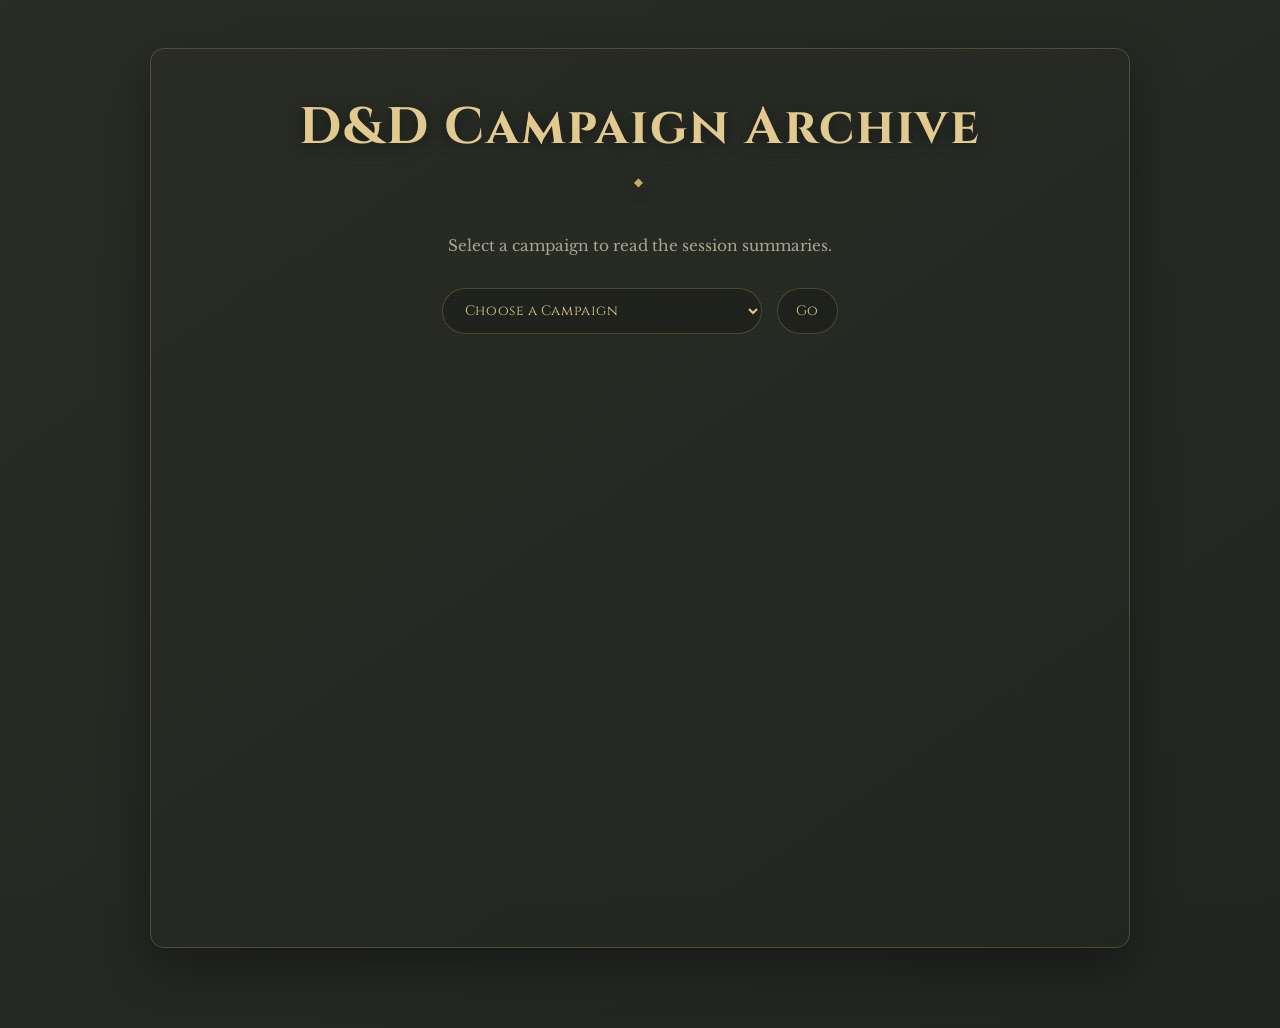
<file: index.html>
<!DOCTYPE html>
<html lang="en">
<head>
<meta charset="UTF-8">
<meta name="viewport" content="width=device-width, initial-scale=1.0">

<title>D&D Campaign Archive</title>

<link rel="stylesheet" href="style.css">
</head>

<body>

<div class="container">

<h1>D&D Campaign Archive</h1>

<p>Select a campaign to read the session summaries.</p>

<select id="campaignSelect">

<option value="">Choose a Campaign</option>

<option value="campaigns/yawning-portal/index.html">
Tales from the Yawning Portal
</option>

<option value="campaigns/strahd/index.html">
Curse of Strahd
</option>

<option value="campaigns/shadowdark-oneshots/index.html">
ShadowDark Oneshots
</option>

</select>

<button id="goButton">
Go
</button>

</div>

<script src="script.js"></script>

</body>
</html>
</file>
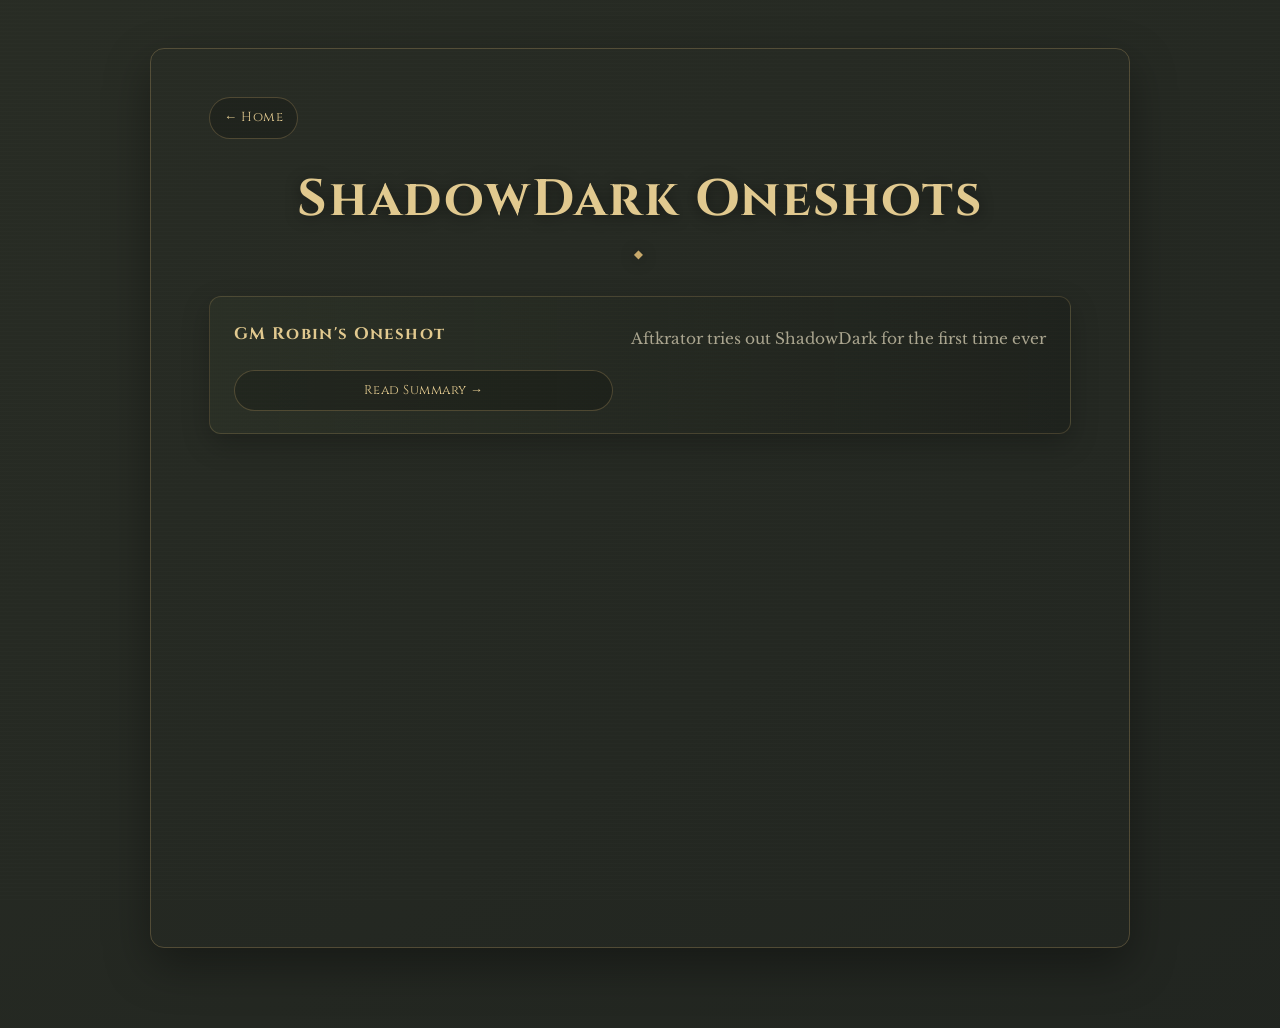
<file: campaigns/shadowdark-oneshots/index.html>
<!DOCTYPE html>

<html lang="en">

<head>

<meta charset="UTF-8">

<meta name="viewport" content="width=device-width, initial-scale=1.0">

<title>ShadowDark Oneshots</title>

<link rel="stylesheet" href="../../style.css">

</head>

<body>

<div class="session-list">

<a class="back" href="../../index.html">
← Home
</a>

<h1>ShadowDark Oneshots</h1>

<div class="session">

<h2>GM Robin's Oneshot</h2>

<p>Aftkrator tries out ShadowDark for the first time ever</p>

<a href="session-GM-Robin.html">
Read Summary →
</a>

</div>


</body>

</html>
</file>
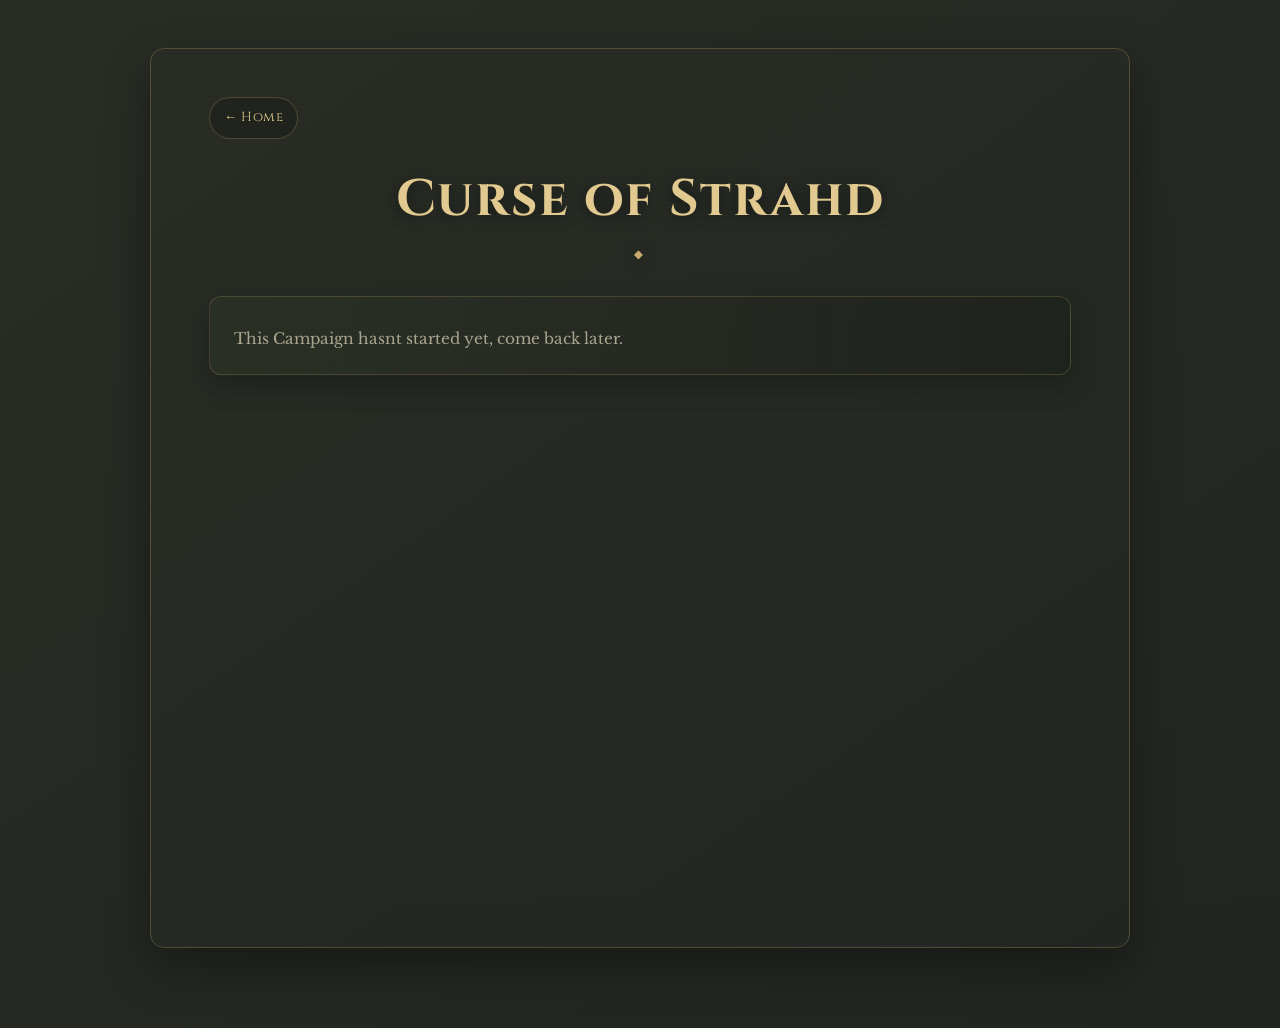
<file: campaigns/strahd/index.html>
<!DOCTYPE html>

<html lang="en">

<head>

<meta charset="UTF-8">

<meta name="viewport" content="width=device-width, initial-scale=1.0">

<title>Curse of Strahd</title>

<link rel="stylesheet" href="../../style.css">

</head>

<body>

<div class="session-list">

<a class="back" href="../../index.html">
← Home
</a>

<h1>Curse of Strahd</h1>

<div class="session">

<p>
    This Campaign hasnt started yet, come back later.
</p>
</a>

</div>

</div>

</body>

</html>
</file>
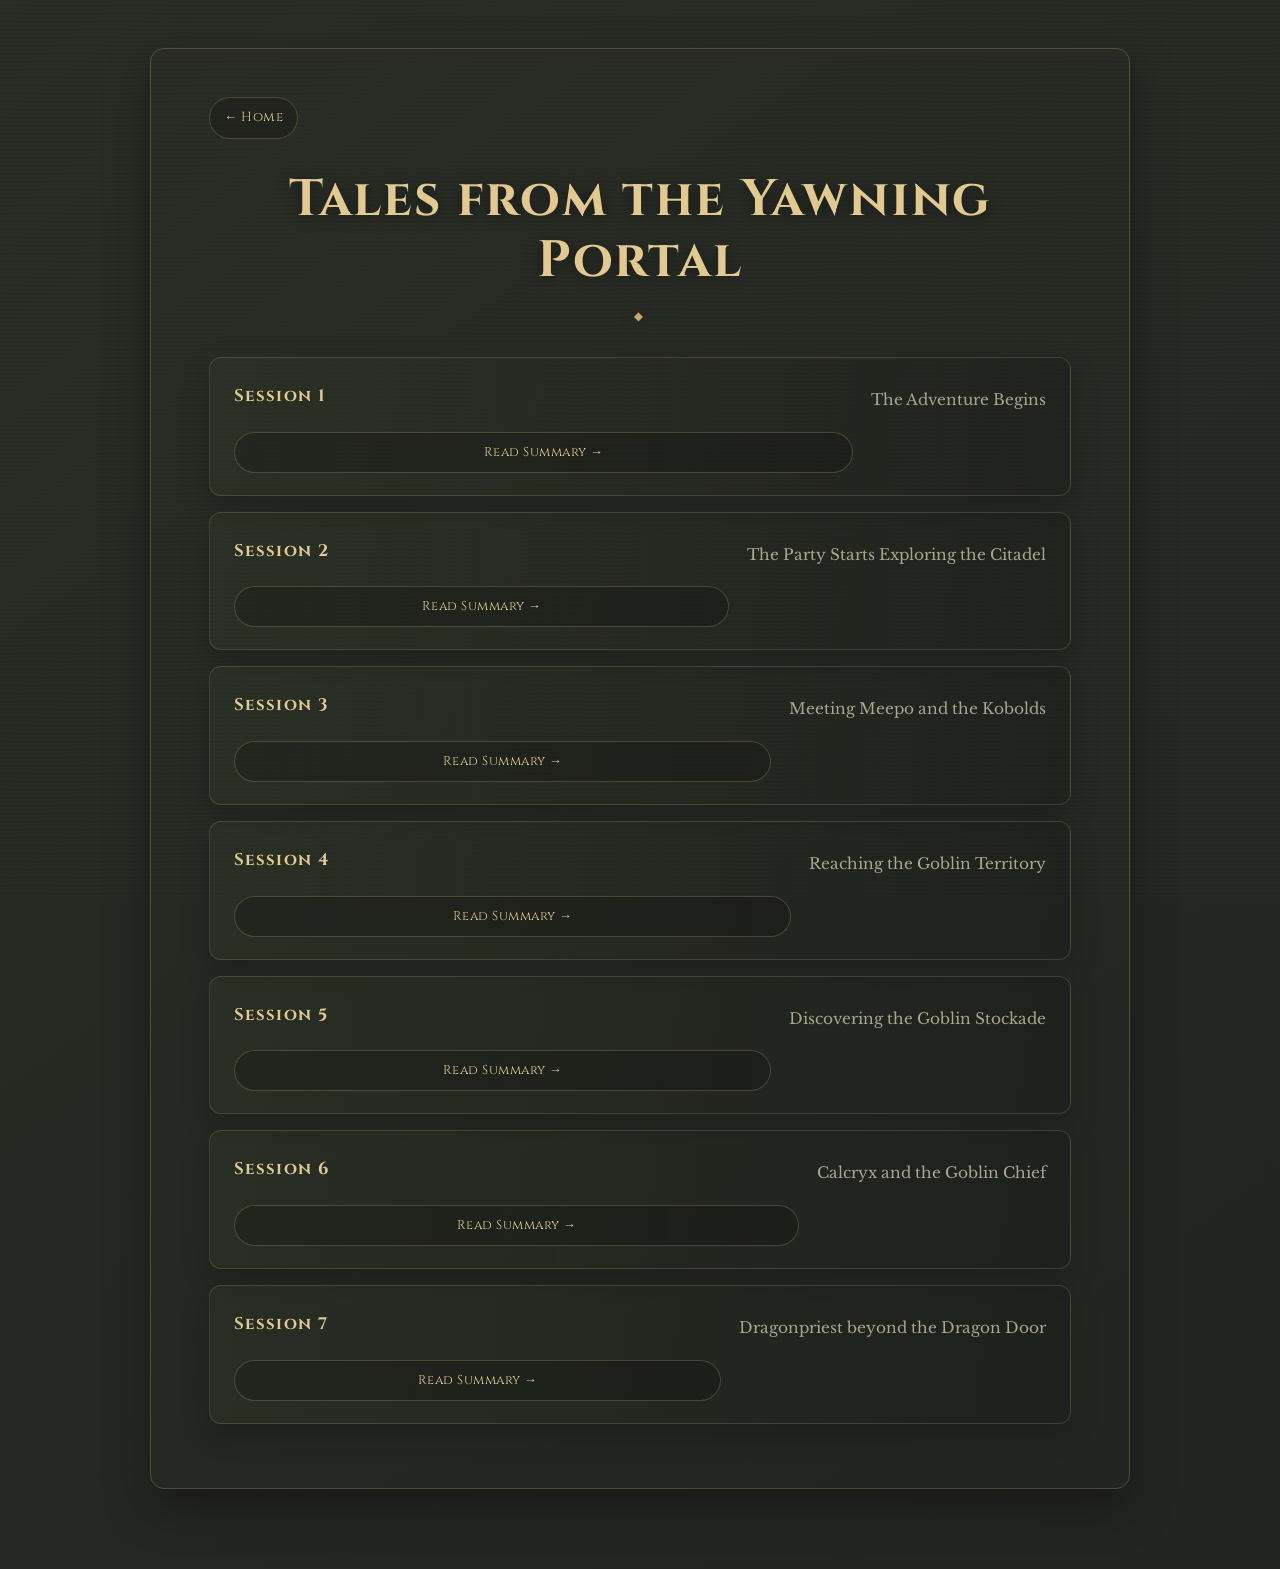
<file: campaigns/yawning-portal/index.html>
<!DOCTYPE html>

<html lang="en">

<head>

<meta charset="UTF-8">

<meta name="viewport" content="width=device-width, initial-scale=1.0">

<title>Tales from the Yawning Portal</title>

<link rel="stylesheet" href="../../style.css">

</head>

<body>

<div class="session-list">

<a class="back" href="../../index.html">
← Home
</a>

<h1>Tales from the Yawning Portal</h1>

<div class="session">

<h2>Session 1</h2>

<p>The Adventure Begins</p>

<a href="session-001.html">
Read Summary →
</a>

</div>

<div class="session">

<h2>Session 2</h2>

<p>The Party Starts Exploring the Citadel</p>

<a href="session-002.html">
Read Summary →
</a>

</div>

<div class="session">

<h2>Session 3</h2>

<p>Meeting Meepo and the Kobolds</p>

<a href="session-003.html">
Read Summary →
</a>

</div>

<div class="session">

<h2>Session 4</h2>

<p>Reaching the Goblin Territory</p>

<a href="session-004.html">
Read Summary →
</a>

</div>

<div class="session">

<h2>Session 5</h2>

<p>Discovering the Goblin Stockade</p>

<a href="session-005.html">
Read Summary →
</a>

</div>

<div class="session">

<h2>Session 6</h2>

<p>Calcryx and the Goblin Chief</p>

<a href="session-006.html">
Read Summary →
</a>

</div>

<div class="session">

<h2>Session 7</h2>

<p>Dragonpriest beyond the Dragon Door</p>

<a href="session-007.html">
Read Summary →
</a>

</div>

</body>

</html>
</file>
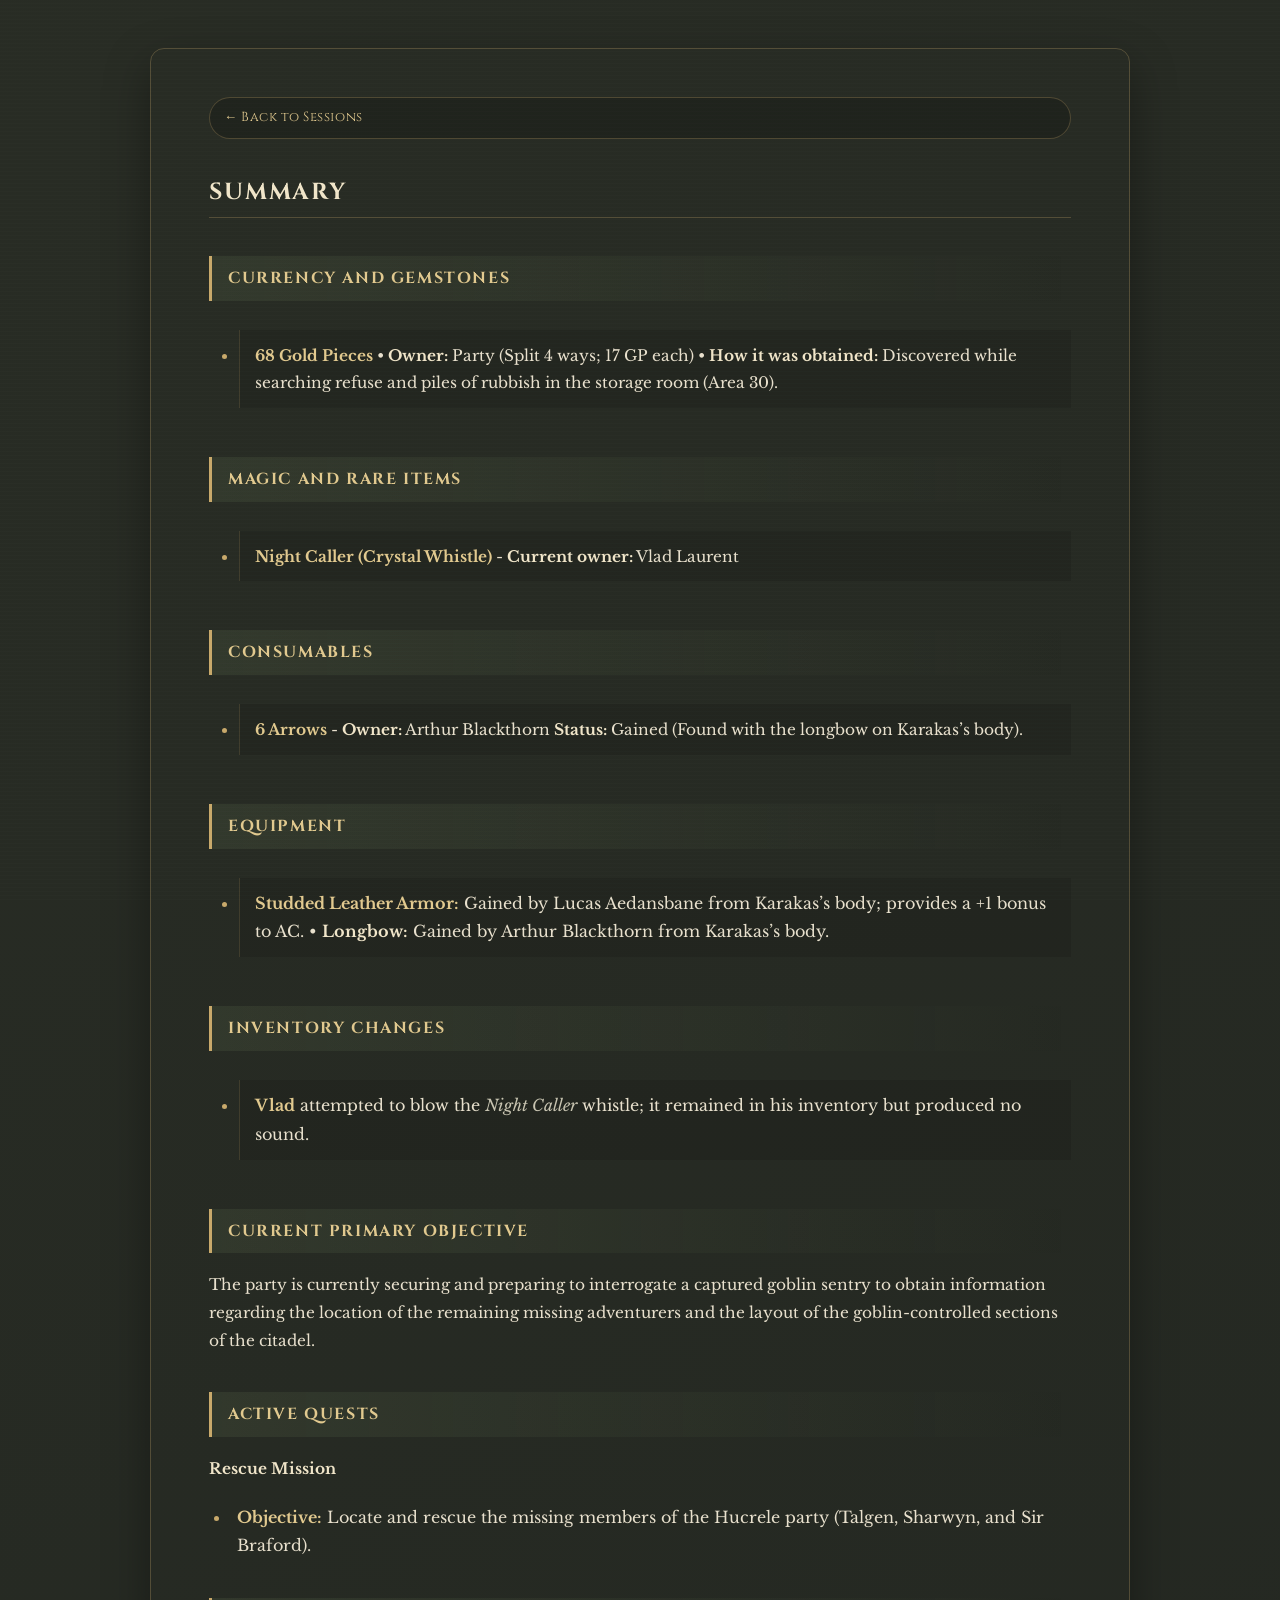
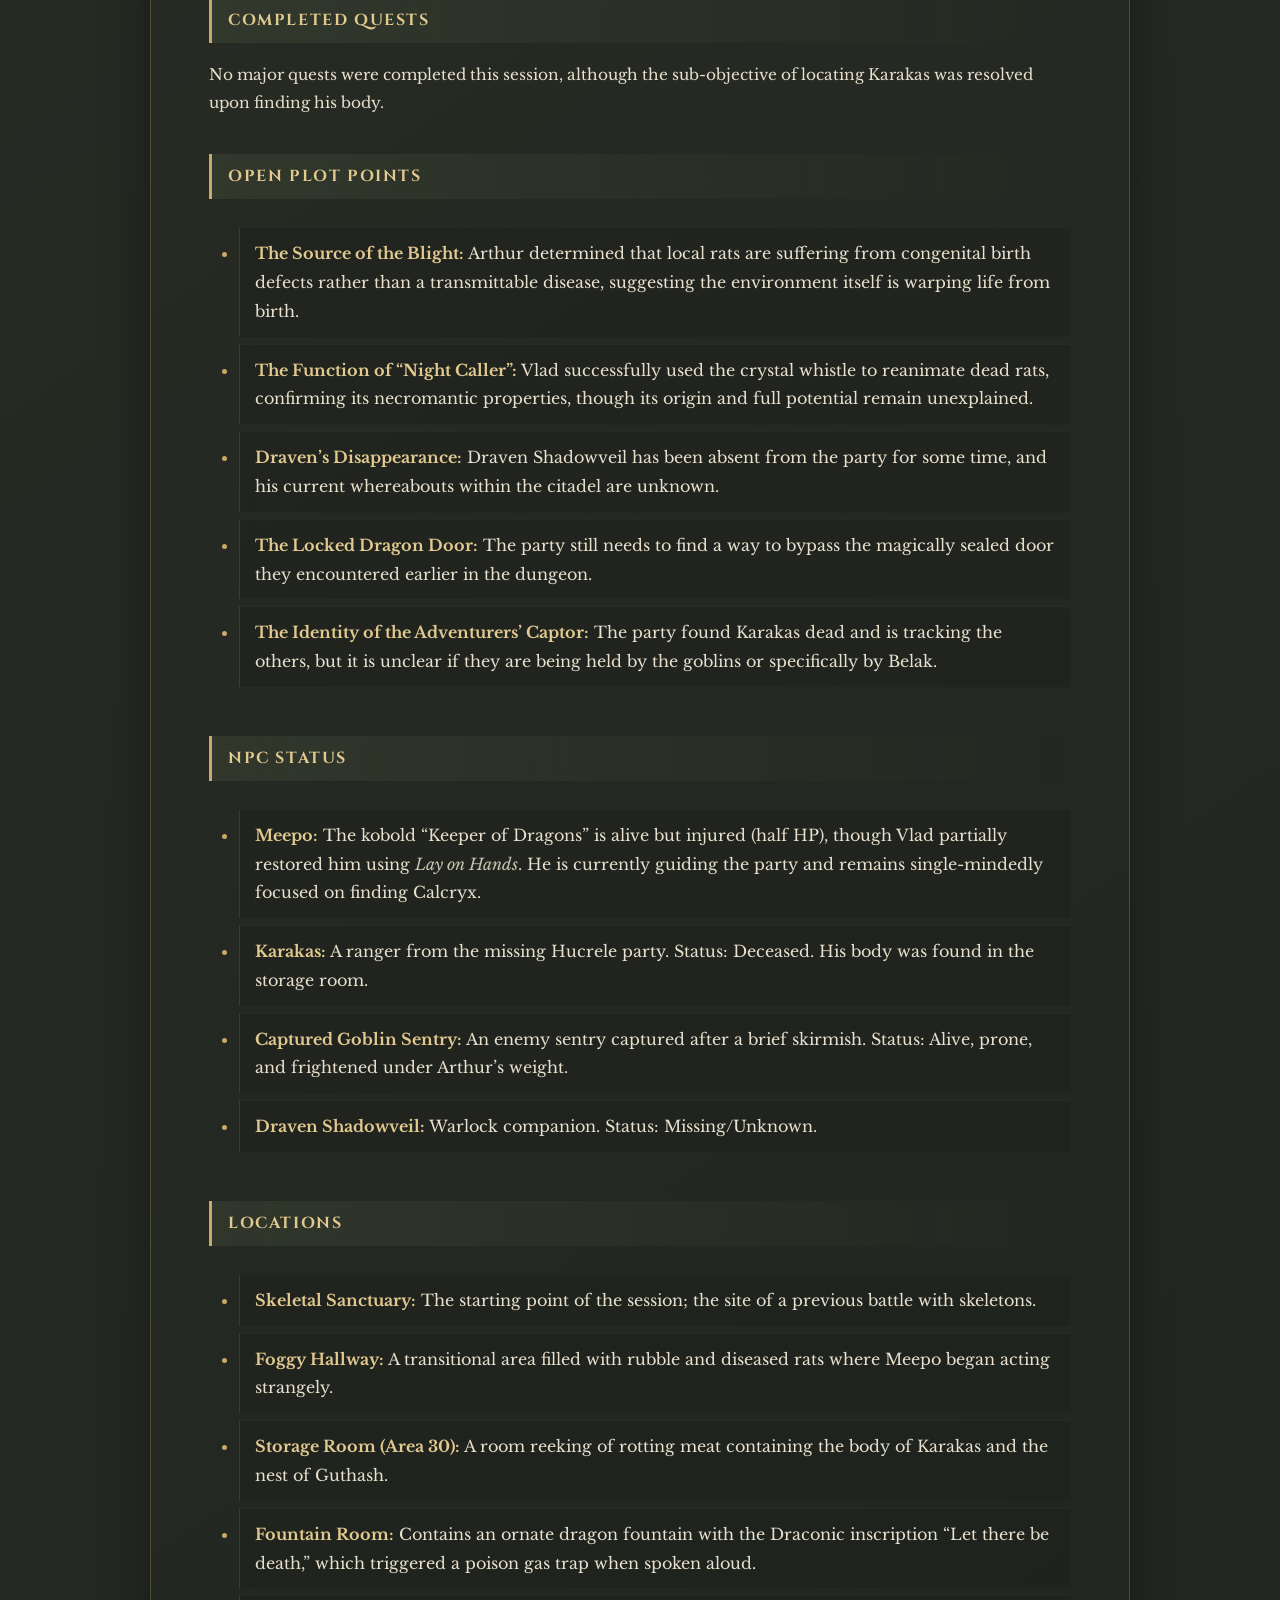
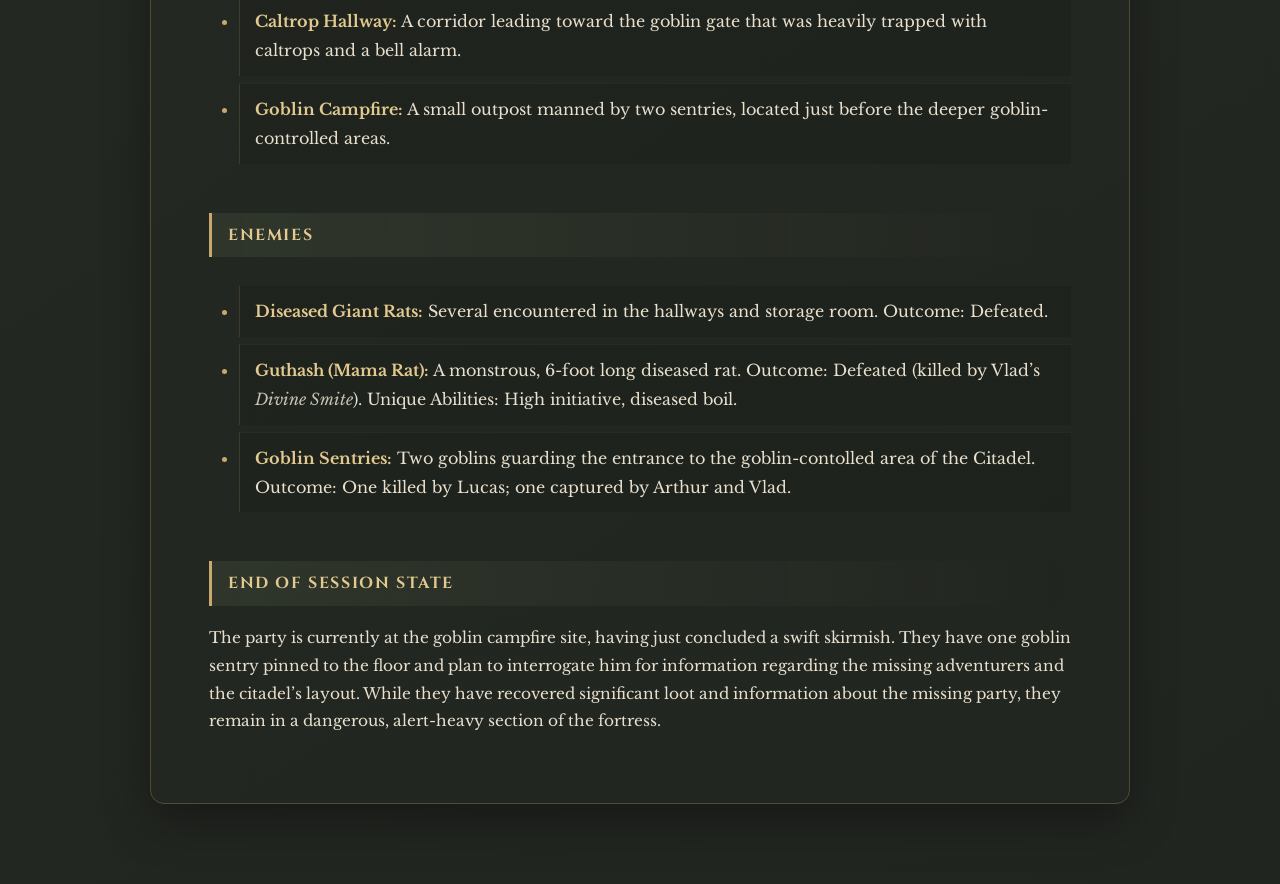
<file: assets/template.html>
<!DOCTYPE html>
<html xmlns="http://www.w3.org/1999/xhtml">
<head>
  <meta charset="utf-8" />
  <meta name="generator" content="pandoc 3.10.2" />
  <meta name="viewport" content="width=device-width, initial-scale=1.0">
  <link rel="stylesheet" href="../../style.css">
  <title>Session 4</title>
</head>
<body>
<a class="back" href="index.html">← Back to Sessions</a>
<h2 id="summary"><strong>SUMMARY</strong></h2>

<h4 id="currency-and-gemstones">CURRENCY AND GEMSTONES</h4>
<ul>
<li><p><strong>68 Gold Pieces</strong> • <strong>Owner:</strong> Party
(Split 4 ways; 17 GP each) • <strong>How it was obtained:</strong>
Discovered while searching refuse and piles of rubbish in the storage
room (Area 30).</p></li>
</ul>
<h4 id="magic-and-rare-items">MAGIC AND RARE ITEMS</h4>
<ul>
<li><p><strong>Night Caller (Crystal Whistle)</strong> - <strong>Current
owner:</strong> Vlad Laurent</p></li>
</ul>
<h4 id="consumables">CONSUMABLES</h4>
<ul>
<li><p><strong>6 Arrows</strong> - <strong>Owner:</strong> Arthur
Blackthorn <strong>Status:</strong> Gained (Found with the longbow on
Karakas’s body).</p></li>
</ul>
<h4 id="equipment">EQUIPMENT</h4>
<ul>
<li><strong>Studded Leather Armor:</strong> Gained by Lucas Aedansbane
from Karakas’s body; provides a +1 bonus to AC. •
<strong>Longbow:</strong> Gained by Arthur Blackthorn from Karakas’s
body.</li>
</ul>
<h4 id="inventory-changes">INVENTORY CHANGES</h4>
<ul>
<li><strong>Vlad</strong> attempted to blow the <em>Night Caller</em>
whistle; it remained in his inventory but produced no sound.</li>

</ul>
<h4 id="current-primary-objective">CURRENT PRIMARY OBJECTIVE</h4>
<p>The party is currently securing and preparing to interrogate a
captured goblin sentry to obtain information regarding the location of
the remaining missing adventurers and the layout of the
goblin-controlled sections of the citadel.</p>
<h4 id="active-quests">ACTIVE QUESTS</h4>
<p><strong>Rescue Mission</strong></p>
<ul>
<li><strong>Objective:</strong> Locate and rescue the missing members of
the Hucrele party (Talgen, Sharwyn, and Sir Braford).</li>
</ul>
<h4 id="completed-quests">COMPLETED QUESTS</h4>
<p>No major quests were completed this session, although the
sub-objective of locating Karakas was resolved upon finding his
body.</p>
<h4 id="open-plot-points">OPEN PLOT POINTS</h4>
<ul>
<li><strong>The Source of the Blight:</strong> Arthur determined that
local rats are suffering from congenital birth defects rather than a
transmittable disease, suggesting the environment itself is warping life
from birth.</li>
<li><strong>The Function of “Night Caller”:</strong> Vlad successfully
used the crystal whistle to reanimate dead rats, confirming its
necromantic properties, though its origin and full potential remain
unexplained.</li>
<li><strong>Draven’s Disappearance:</strong> Draven Shadowveil has been
absent from the party for some time, and his current whereabouts within
the citadel are unknown.</li>
<li><strong>The Locked Dragon Door:</strong> The party still needs to
find a way to bypass the magically sealed door they encountered earlier
in the dungeon.</li>
<li><strong>The Identity of the Adventurers’ Captor:</strong> The party
found Karakas dead and is tracking the others, but it is unclear if they
are being held by the goblins or specifically by Belak.</li>
</ul>
<h4 id="npc-status">NPC STATUS</h4>
<ul>
<li><strong>Meepo:</strong> The kobold “Keeper of Dragons” is alive but
injured (half HP), though Vlad partially restored him using <em>Lay on
Hands</em>. He is currently guiding the party and remains
single-mindedly focused on finding Calcryx.</li>
<li><strong>Karakas:</strong> A ranger from the missing Hucrele party.
Status: Deceased. His body was found in the storage room.</li>
<li><strong>Captured Goblin Sentry:</strong> An enemy sentry captured
after a brief skirmish. Status: Alive, prone, and frightened under
Arthur’s weight.</li>
<li><strong>Draven Shadowveil:</strong> Warlock companion. Status:
Missing/Unknown.</li>
</ul>
<h4 id="locations">LOCATIONS</h4>
<ul>
<li><strong>Skeletal Sanctuary:</strong> The starting point of the
session; the site of a previous battle with skeletons.</li>
<li><strong>Foggy Hallway:</strong> A transitional area filled with
rubble and diseased rats where Meepo began acting strangely.</li>
<li><strong>Storage Room (Area 30):</strong> A room reeking of rotting
meat containing the body of Karakas and the nest of Guthash.</li>
<li><strong>Fountain Room:</strong> Contains an ornate dragon fountain
with the Draconic inscription “Let there be death,” which triggered a
poison gas trap when spoken aloud.</li>
<li><strong>Caltrop Hallway:</strong> A corridor leading toward the
goblin gate that was heavily trapped with caltrops and a bell
alarm.</li>
<li><strong>Goblin Campfire:</strong> A small outpost manned by two
sentries, located just before the deeper goblin-controlled areas.</li>
</ul>
<h4 id="enemies">ENEMIES</h4>
<ul>
<li><strong>Diseased Giant Rats:</strong> Several encountered in the
hallways and storage room. Outcome: Defeated.</li>
<li><strong>Guthash (Mama Rat):</strong> A monstrous, 6-foot long
diseased rat. Outcome: Defeated (killed by Vlad’s <em>Divine
Smite</em>). Unique Abilities: High initiative, diseased boil.</li>
<li><strong>Goblin Sentries:</strong> Two goblins guarding the entrance
to the goblin-contolled area of the Citadel. Outcome: One killed by
Lucas; one captured by Arthur and Vlad.</li>
</ul>
<h4 id="end-of-session-state">END OF SESSION STATE</h4>
<p>The party is currently at the goblin campfire site, having just
concluded a swift skirmish. They have one goblin sentry pinned to the
floor and plan to interrogate him for information regarding the missing
adventurers and the citadel’s layout. While they have recovered
significant loot and information about the missing party, they remain in
a dangerous, alert-heavy section of the fortress.</p>
</body>
</html>
</file>
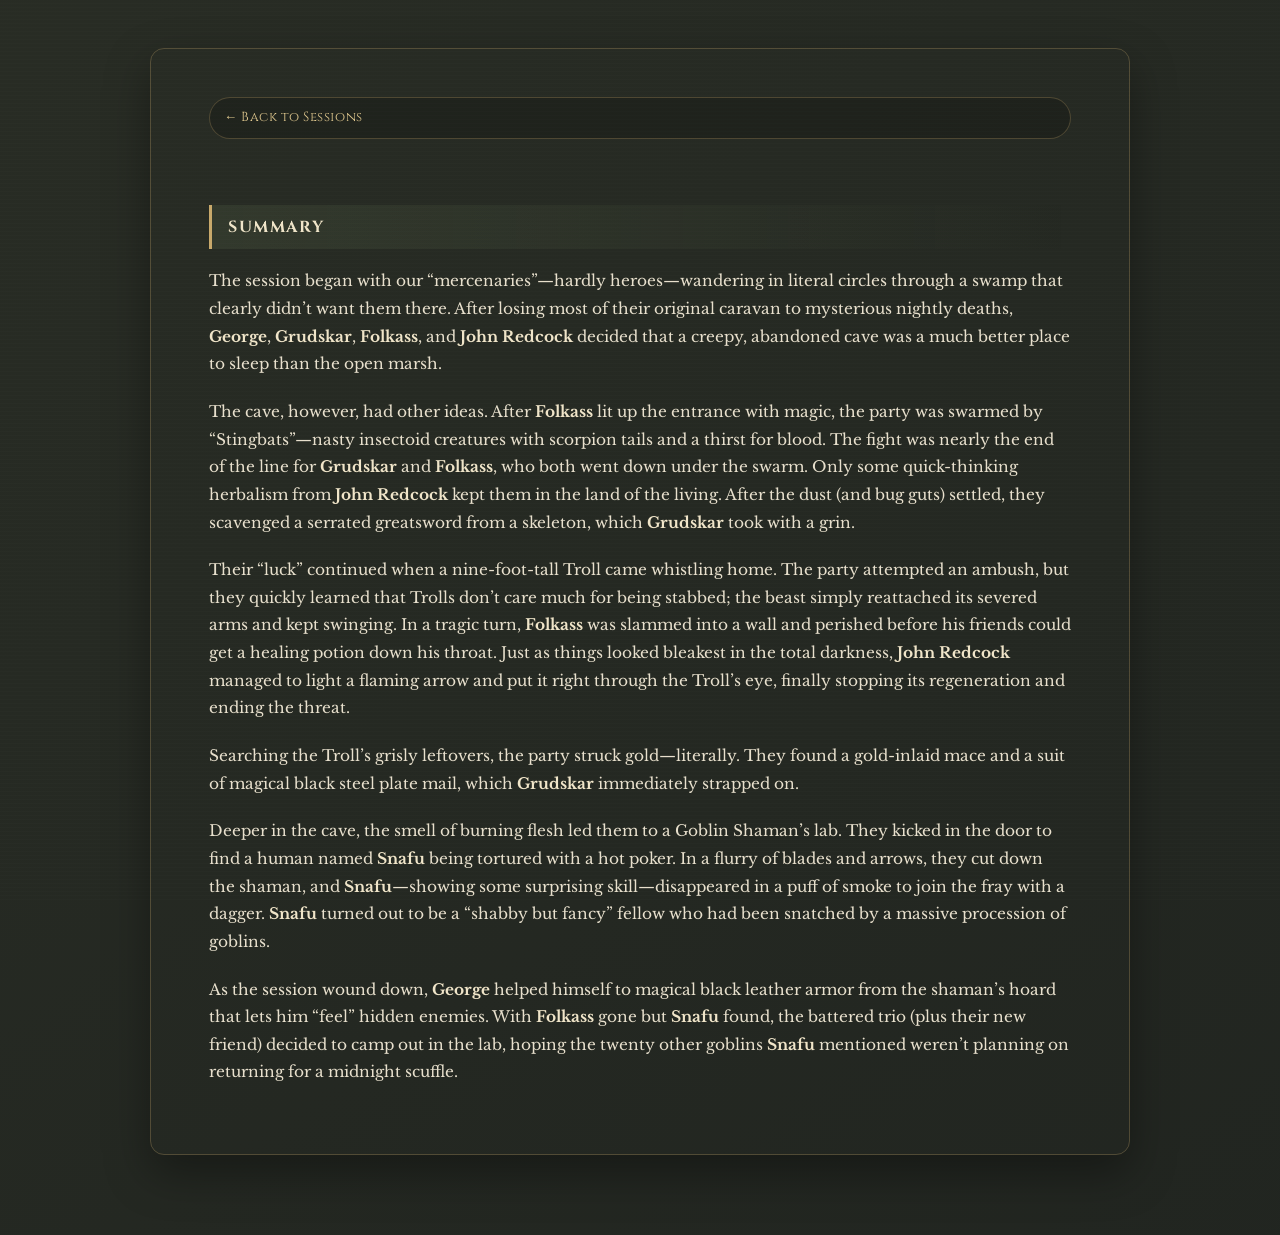
<file: campaigns/shadowdark-oneshots/session-GM-Robin.html>
<!DOCTYPE html>
<html xmlns="http://www.w3.org/1999/xhtml">
<head>
  <meta charset="utf-8" />
  <meta name="generator" content="pandoc 3.10.2" />
  <meta name="viewport" content="width=device-width, initial-scale=1.0">
  <link rel="stylesheet" href="../../style.css">
  <title>GM Robin's Oneshot</title>
</head>
<body>
<a class="back" href="index.html">← Back to Sessions</a>
<h4 id="summary"><strong>SUMMARY</strong></h4>
<p>The session began with our “mercenaries”—hardly heroes—wandering in
literal circles through a swamp that clearly didn’t want them there.
After losing most of their original caravan to mysterious nightly
deaths, <strong>George</strong>, <strong>Grudskar</strong>,
<strong>Folkass</strong>, and <strong>John Redcock</strong> decided
that a creepy, abandoned cave was a much better place to sleep than the
open marsh.</p>
<p>The cave, however, had other ideas. After <strong>Folkass</strong>
lit up the entrance with magic, the party was swarmed by
“Stingbats”—nasty insectoid creatures with scorpion tails and a thirst
for blood. The fight was nearly the end of the line for
<strong>Grudskar</strong> and <strong>Folkass</strong>, who both went
down under the swarm. Only some quick-thinking herbalism from
<strong>John Redcock</strong> kept them in the land of the living. After
the dust (and bug guts) settled, they scavenged a serrated greatsword
from a skeleton, which <strong>Grudskar</strong> took with a grin.</p>
<p>Their “luck” continued when a nine-foot-tall Troll came whistling
home. The party attempted an ambush, but they quickly learned that
Trolls don’t care much for being stabbed; the beast simply reattached
its severed arms and kept swinging. In a tragic turn,
<strong>Folkass</strong> was slammed into a wall and perished before his
friends could get a healing potion down his throat. Just as things
looked bleakest in the total darkness, <strong>John Redcock</strong>
managed to light a flaming arrow and put it right through the Troll’s
eye, finally stopping its regeneration and ending the threat.</p>
<p>Searching the Troll’s grisly leftovers, the party struck
gold—literally. They found a gold-inlaid mace and a suit of magical
black steel plate mail, which <strong>Grudskar</strong> immediately
strapped on.</p>
<p>Deeper in the cave, the smell of burning flesh led them to a Goblin
Shaman’s lab. They kicked in the door to find a human named
<strong>Snafu</strong> being tortured with a hot poker. In a flurry of
blades and arrows, they cut down the shaman, and
<strong>Snafu</strong>—showing some surprising skill—disappeared in a
puff of smoke to join the fray with a dagger. <strong>Snafu</strong>
turned out to be a “shabby but fancy” fellow who had been snatched by a
massive procession of goblins.</p>
<p>As the session wound down, <strong>George</strong> helped himself to
magical black leather armor from the shaman’s hoard that lets him “feel”
hidden enemies. With <strong>Folkass</strong> gone but
<strong>Snafu</strong> found, the battered trio (plus their new friend)
decided to camp out in the lab, hoping the twenty other goblins
<strong>Snafu</strong> mentioned weren’t planning on returning for a
midnight scuffle.</p>
</body>
</html>
</file>
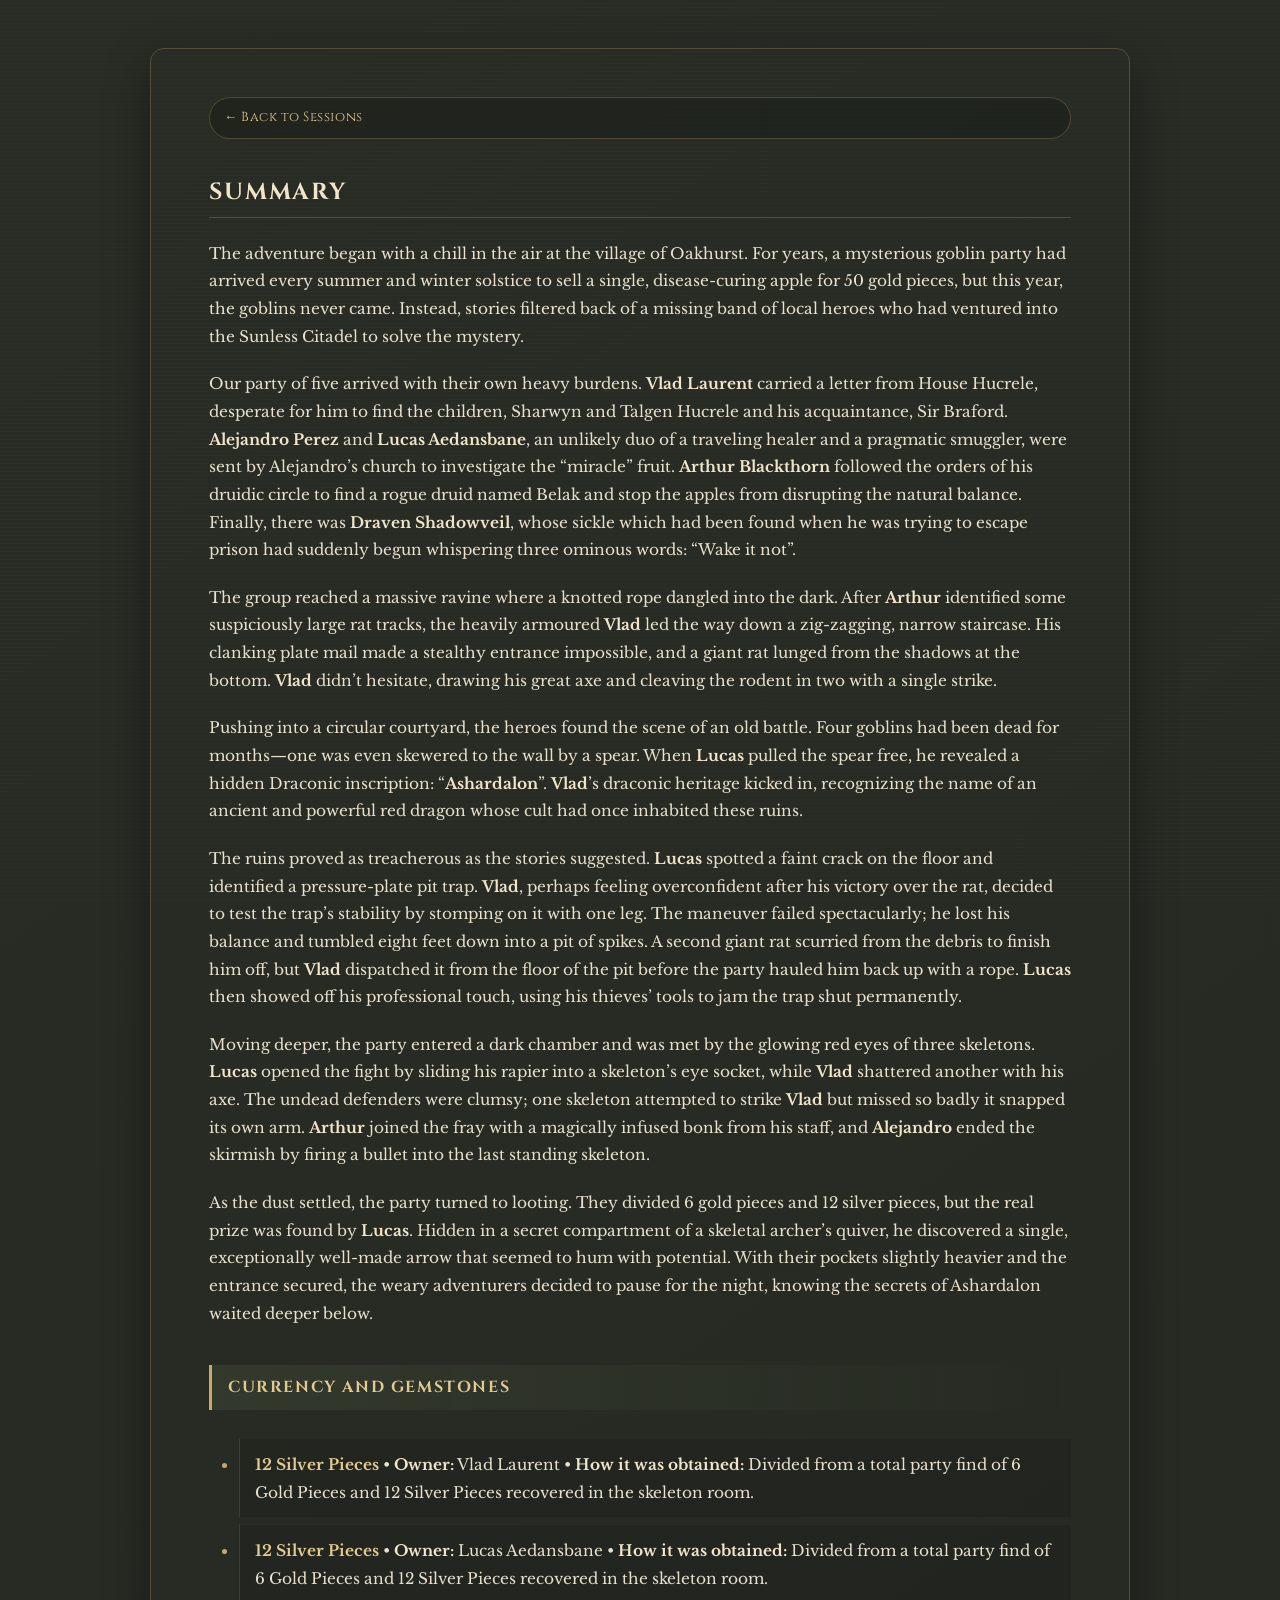
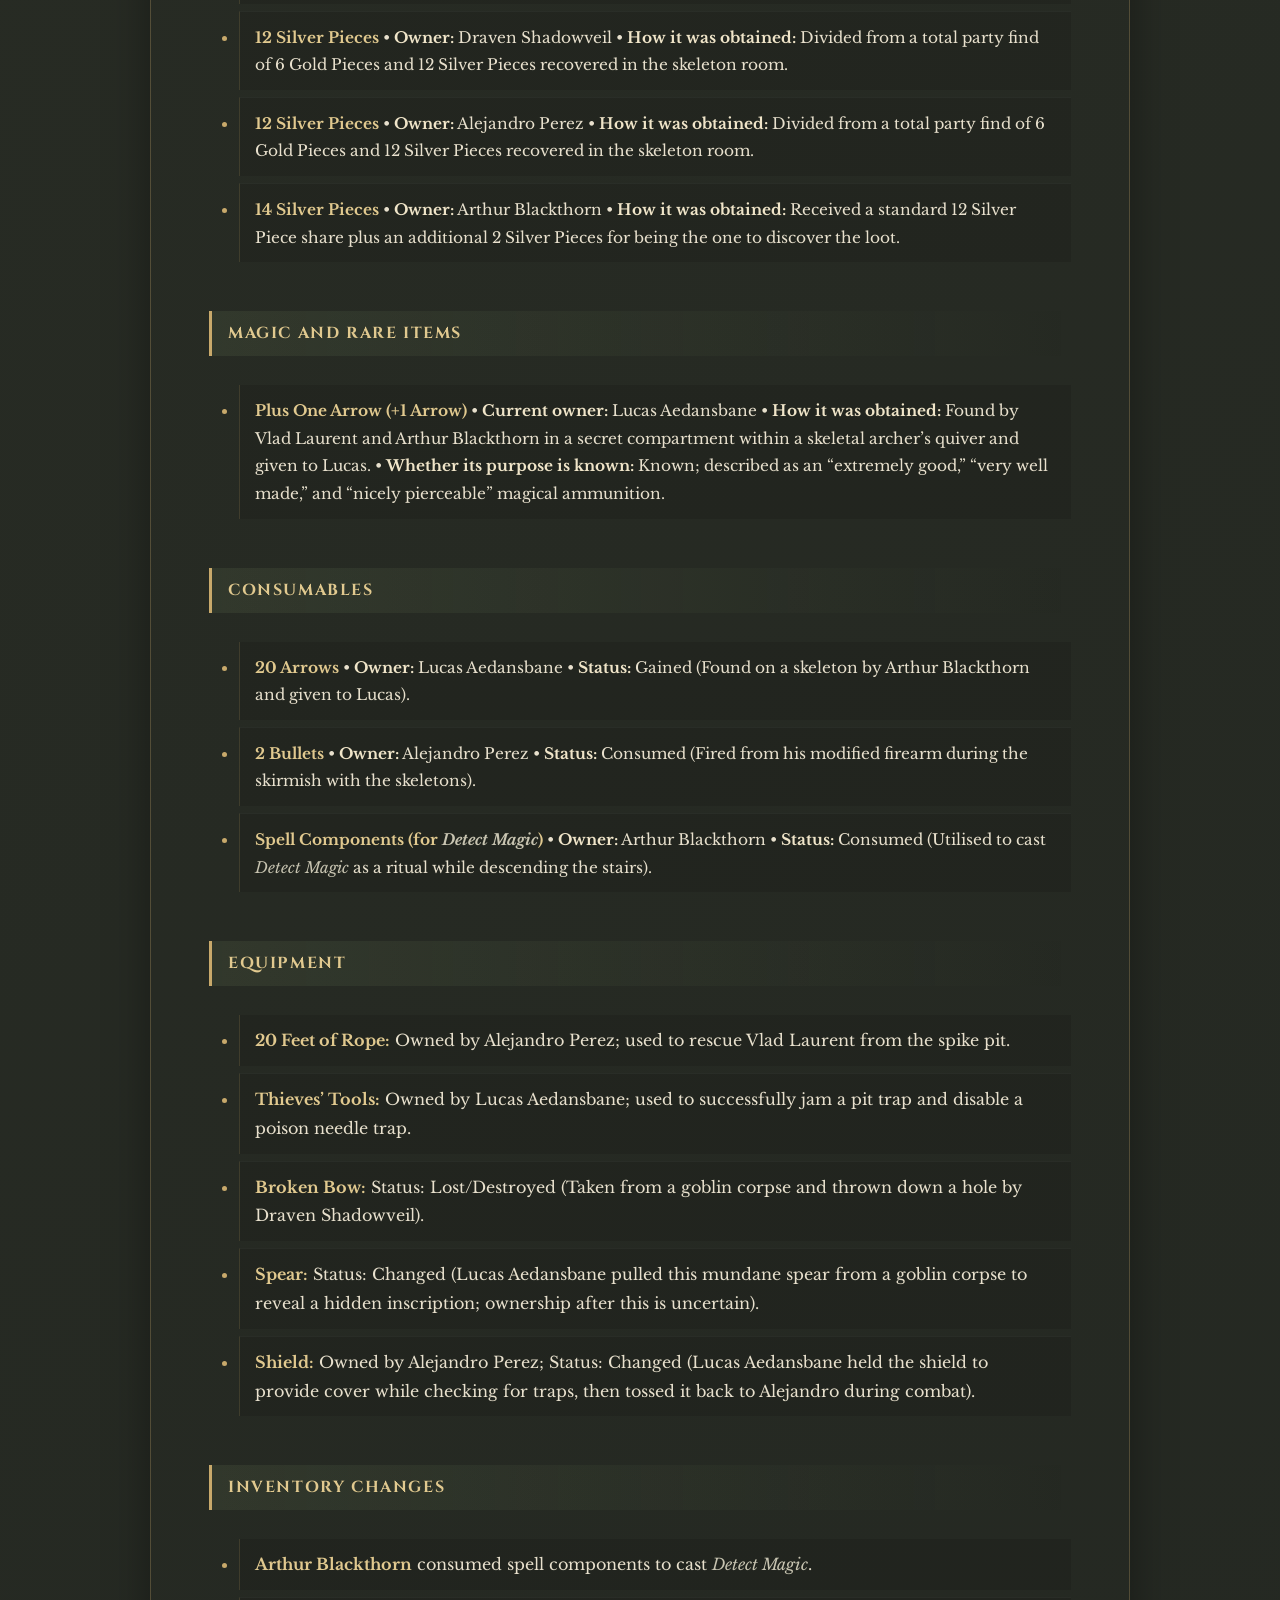
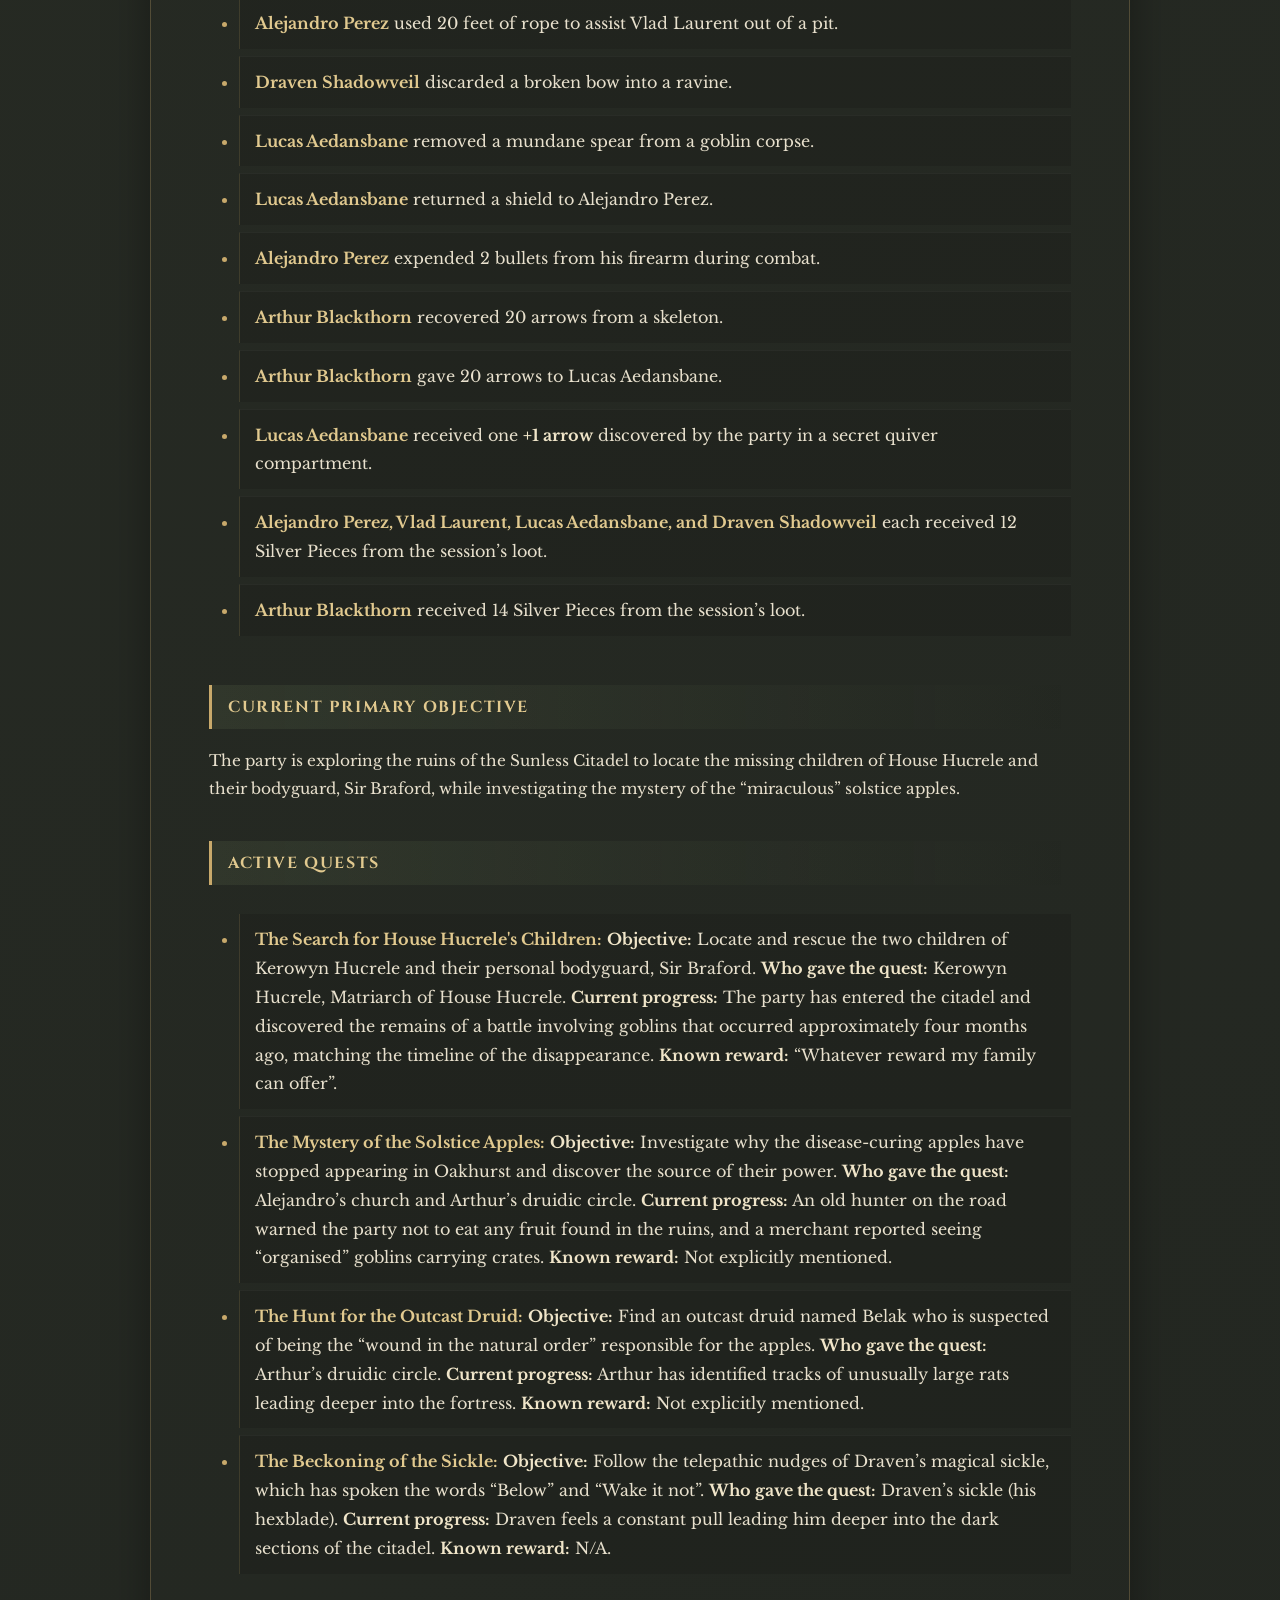
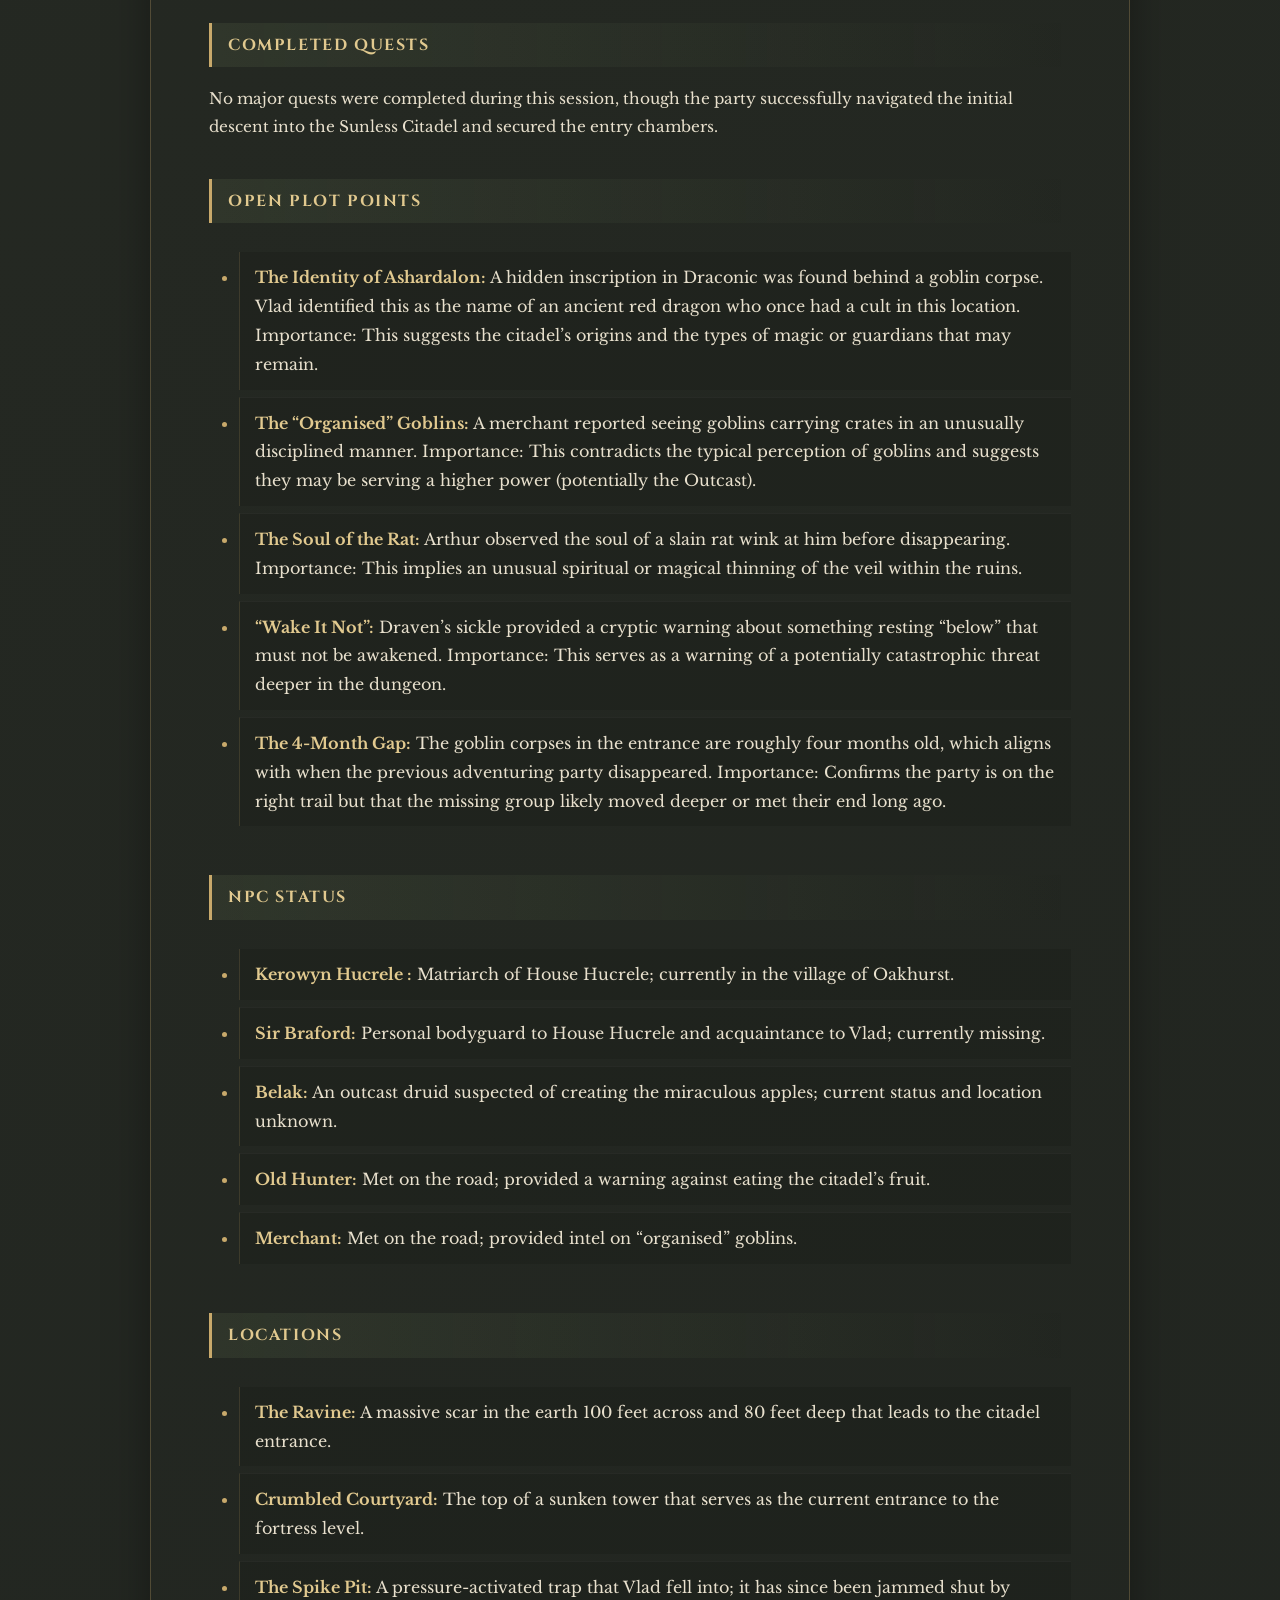
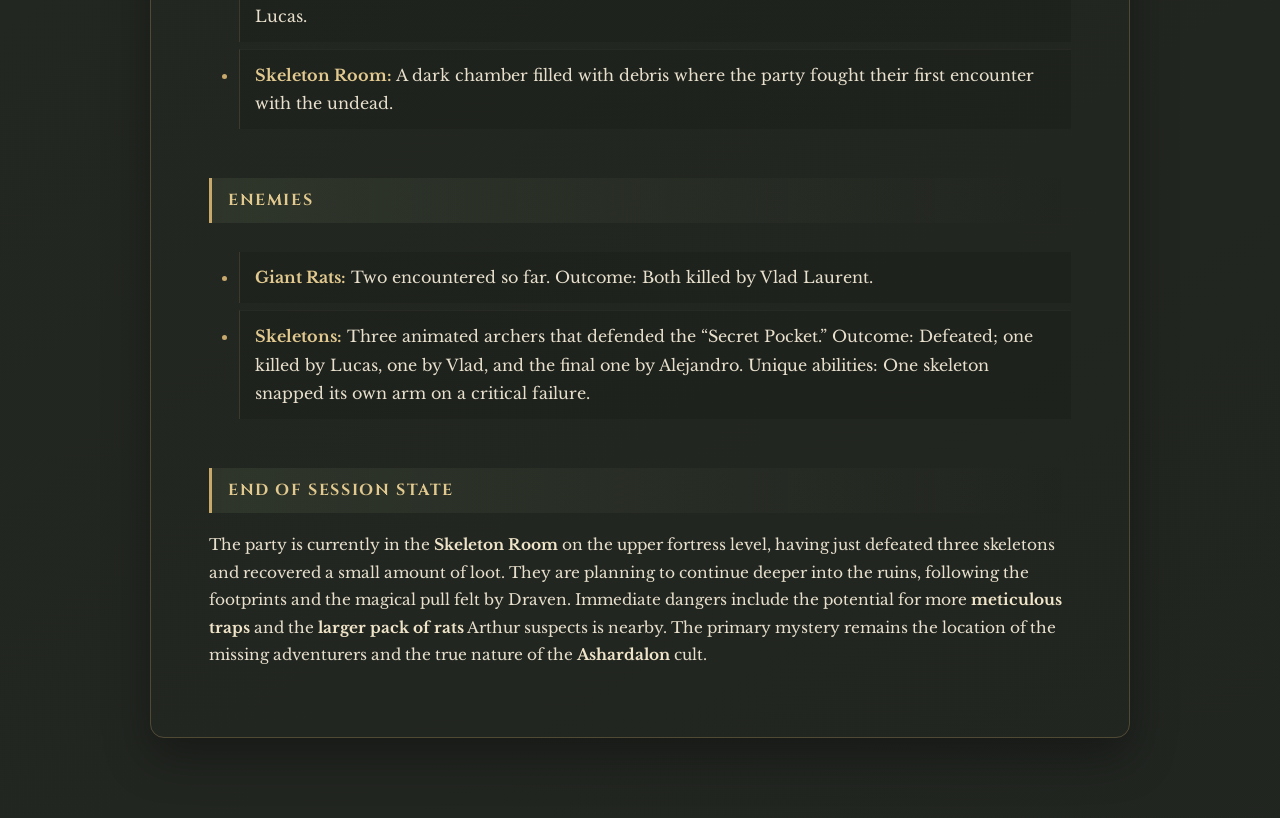
<file: campaigns/yawning-portal/session-001.html>
<!DOCTYPE html>
<html xmlns="http://www.w3.org/1999/xhtml">
<head>
  <meta charset="utf-8" />
  <meta name="generator" content="pandoc 3.10.2" />
  <meta name="viewport" content="width=device-width, initial-scale=1.0">
  <link rel="stylesheet" href="../../style.css">
  <title>Session 1</title>
</head>
<body>
<a class="back" href="index.html">← Back to Sessions</a>
<h2 id="summary"><strong>SUMMARY</strong></h2>
<p>The adventure began with a chill in the air at the village of
Oakhurst. For years, a mysterious goblin party had arrived every summer
and winter solstice to sell a single, disease-curing apple for 50 gold
pieces, but this year, the goblins never came. Instead, stories filtered
back of a missing band of local heroes who had ventured into the Sunless
Citadel to solve the mystery.</p>
<p>Our party of five arrived with their own heavy burdens. <strong>Vlad
Laurent</strong> carried a letter from House Hucrele, desperate for
him to find the children, Sharwyn and Talgen Hucrele and his acquaintance, Sir Braford.
<strong>Alejandro Perez</strong> and <strong>Lucas Aedansbane</strong>,
an unlikely duo of a traveling healer and a pragmatic smuggler, were
sent by Alejandro’s church to investigate the “miracle” fruit.
<strong>Arthur Blackthorn</strong> followed the orders of his druidic
circle to find a rogue druid named Belak and stop the apples from
disrupting the natural balance. Finally, there was <strong>Draven
Shadowveil</strong>, whose sickle which had been found when he was trying to escape prison 
had suddenly begun whispering three ominous words: “Wake it not”.</p>
<p>The group reached a massive ravine where a knotted rope dangled into
the dark. After <strong>Arthur</strong> identified some suspiciously
large rat tracks, the heavily armoured <strong>Vlad</strong> led the way
down a zig-zagging, narrow staircase. His clanking plate mail made a
stealthy entrance impossible, and a giant rat lunged from the shadows at
the bottom. <strong>Vlad</strong> didn’t hesitate, drawing his great axe
and cleaving the rodent in two with a single strike.</p>
<p>Pushing into a circular courtyard, the heroes found the scene of an
old battle. Four goblins had been dead for months—one was even skewered
to the wall by a spear. When <strong>Lucas</strong> pulled the spear
free, he revealed a hidden Draconic inscription:
“<strong>Ashardalon</strong>”. <strong>Vlad</strong>’s draconic heritage
kicked in, recognizing the name of an ancient and powerful red dragon
whose cult had once inhabited these ruins.</p>
<p>The ruins proved as treacherous as the stories suggested.
<strong>Lucas</strong> spotted a faint crack on the floor and identified
a pressure-plate pit trap. <strong>Vlad</strong>, perhaps feeling
overconfident after his victory over the rat, decided to test the trap’s
stability by stomping on it with one leg. The maneuver failed
spectacularly; he lost his balance and tumbled eight feet down into a
pit of spikes. A second giant rat scurried from the debris to finish him
off, but <strong>Vlad</strong> dispatched it from the floor of the pit
before the party hauled him back up with a rope. <strong>Lucas</strong>
then showed off his professional touch, using his thieves’ tools to jam
the trap shut permanently.</p>
<p>Moving deeper, the party entered a dark chamber and was met by the
glowing red eyes of three skeletons. <strong>Lucas</strong> opened the
fight by sliding his rapier into a skeleton’s eye socket, while
<strong>Vlad</strong> shattered another with his axe. The undead
defenders were clumsy; one skeleton attempted to strike
<strong>Vlad</strong> but missed so badly it snapped its own arm.
<strong>Arthur</strong> joined the fray with a magically infused bonk
from his staff, and <strong>Alejandro</strong> ended the skirmish by
firing a bullet into the last standing skeleton.</p>
<p>As the dust settled, the party turned to looting. They divided 6 gold
pieces and 12 silver pieces, but the real prize was found by
<strong>Lucas</strong>. Hidden in a secret compartment of a skeletal
archer’s quiver, he discovered a single, exceptionally well-made arrow
that seemed to hum with potential. With their pockets slightly heavier
and the entrance secured, the weary adventurers decided to pause for the
night, knowing the secrets of Ashardalon waited deeper below.</p>
<h4 id="currency-and-gemstones">CURRENCY AND GEMSTONES</h4>
<ul>
<li><p><strong>12 Silver Pieces</strong> • <strong>Owner:</strong> Vlad
Laurent • <strong>How it was obtained:</strong> Divided from a total
party find of 6 Gold Pieces and 12 Silver Pieces recovered in the
skeleton room.</p></li>
<li><p><strong>12 Silver Pieces</strong> • <strong>Owner:</strong> Lucas
Aedansbane • <strong>How it was obtained:</strong> Divided from a total
party find of 6 Gold Pieces and 12 Silver Pieces recovered in the
skeleton room.</p></li>
<li><p><strong>12 Silver Pieces</strong> • <strong>Owner:</strong> Draven
Shadowveil • <strong>How it was obtained:</strong> Divided from a total
party find of 6 Gold Pieces and 12 Silver Pieces recovered in the
skeleton room.</p></li>
<li><p><strong>12 Silver Pieces</strong> • <strong>Owner:</strong>
Alejandro Perez • <strong>How it was obtained:</strong> Divided from a
total party find of 6 Gold Pieces and 12 Silver Pieces recovered in the
skeleton room.</p></li>
<li><p><strong>14 Silver Pieces</strong> • <strong>Owner:</strong> Arthur
Blackthorn • <strong>How it was obtained:</strong> Received a standard
12 Silver Piece share plus an additional 2 Silver Pieces for being the
one to discover the loot.</p></li>
</ul>
<h4 id="magic-and-rare-items">MAGIC AND RARE ITEMS</h4>
<ul>
<li><p><strong>Plus One Arrow (+1 Arrow)</strong> • <strong>Current
owner:</strong> Lucas Aedansbane • <strong>How it was obtained:</strong>
Found by Vlad Laurent and Arthur Blackthorn in a secret compartment
within a skeletal archer’s quiver and given to Lucas. • <strong>Whether
its purpose is known:</strong> Known; described as an “extremely good,”
“very well made,” and “nicely pierceable” magical ammunition.</p></li>
</ul>
<h4 id="consumables">CONSUMABLES</h4>
<ul>
<li><p><strong>20 Arrows</strong> • <strong>Owner:</strong> Lucas
Aedansbane • <strong>Status:</strong> Gained (Found on a skeleton by
Arthur Blackthorn and given to Lucas).</p></li>
<li><p><strong>2 Bullets</strong> • <strong>Owner:</strong> Alejandro
Perez • <strong>Status:</strong> Consumed (Fired from his modified
firearm during the skirmish with the skeletons).</p></li>
<li><p><strong>Spell Components (for <em>Detect Magic</em>)</strong> •
<strong>Owner:</strong> Arthur Blackthorn • <strong>Status:</strong>
Consumed (Utilised to cast <em>Detect Magic</em> as a ritual while
descending the stairs).</p></li>
</ul>
<h4 id="equipment">EQUIPMENT</h4>
<ul>
<li><strong>20 Feet of Rope:</strong> Owned by Alejandro Perez; used to
rescue Vlad Laurent from the spike pit.</li>
<li><strong>Thieves’ Tools:</strong> Owned by Lucas Aedansbane; used to
successfully jam a pit trap and disable a poison needle trap.</li>
<li><strong>Broken Bow:</strong> Status: Lost/Destroyed (Taken from a
goblin corpse and thrown down a hole by Draven Shadowveil).</li>
<li><strong>Spear:</strong> Status: Changed (Lucas Aedansbane pulled
this mundane spear from a goblin corpse to reveal a hidden inscription;
ownership after this is uncertain).</li>
<li><strong>Shield:</strong> Owned by Alejandro Perez; Status: Changed
(Lucas Aedansbane held the shield to provide cover while checking for
traps, then tossed it back to Alejandro during combat).</li>
</ul>
<h4 id="inventory-changes">INVENTORY CHANGES</h4>
<ul>
<li><strong>Arthur Blackthorn</strong> consumed spell components to cast
<em>Detect Magic</em>.</li>
<li><strong>Alejandro Perez</strong> used 20 feet of rope to assist Vlad
Laurent out of a pit.</li>
<li><strong>Draven Shadowveil</strong> discarded a broken bow into a
ravine.</li>
<li><strong>Lucas Aedansbane</strong> removed a mundane spear from a
goblin corpse.</li>
<li><strong>Lucas Aedansbane</strong> returned a shield to Alejandro
Perez.</li>
<li><strong>Alejandro Perez</strong> expended 2 bullets from his firearm
during combat.</li>
<li><strong>Arthur Blackthorn</strong> recovered 20 arrows from a
skeleton.</li>
<li><strong>Arthur Blackthorn</strong> gave 20 arrows to Lucas
Aedansbane.</li>
<li><strong>Lucas Aedansbane</strong> received one <strong>+1
arrow</strong> discovered by the party in a secret quiver
compartment.</li>
<li><strong>Alejandro Perez, Vlad Laurent, Lucas Aedansbane, and Draven
Shadowveil</strong> each received 12 Silver Pieces from the session’s
loot.</li>
<li><strong>Arthur Blackthorn</strong> received 14 Silver Pieces from
the session’s loot.</li>
</ul>
<h4 id="current-primary-objective">CURRENT PRIMARY OBJECTIVE</h4>
<p>The party is exploring the ruins of the Sunless Citadel to locate the
missing children of House Hucrele and their bodyguard, Sir Braford,
while investigating the mystery of the “miraculous” solstice apples.</p>
<h4 id="active-quests">ACTIVE QUESTS</h4>
<ul>
<li><strong>The Search for House Hucrele's Children:</strong>
<strong>Objective:</strong> Locate and rescue the two children of
Kerowyn Hucrele and their personal bodyguard, Sir Braford.
<strong>Who gave the quest:</strong> Kerowyn Hucrele, Matriarch of
House Hucrele. <strong>Current progress:</strong> The party has
entered the citadel and discovered the remains of a battle involving
goblins that occurred approximately four months ago, matching the
timeline of the disappearance. <strong>Known reward:</strong> “Whatever
reward my family can offer”.</li>
<li><strong>The Mystery of the Solstice Apples:</strong>
<strong>Objective:</strong> Investigate why the disease-curing apples
have stopped appearing in Oakhurst and discover the source of their
power. <strong>Who gave the quest:</strong> Alejandro’s church and
Arthur’s druidic circle. <strong>Current progress:</strong> An old
hunter on the road warned the party not to eat any fruit found in the
ruins, and a merchant reported seeing “organised” goblins carrying
crates. <strong>Known reward:</strong> Not explicitly mentioned.</li>
<li><strong>The Hunt for the Outcast Druid:</strong>
<strong>Objective:</strong> Find an outcast druid named Belak who is
suspected of being the “wound in the natural order” responsible for the
apples. <strong>Who gave the quest:</strong> Arthur’s druidic circle.
<strong>Current progress:</strong> Arthur has identified tracks of
unusually large rats leading deeper into the fortress. <strong>Known
reward:</strong> Not explicitly mentioned.</li>
<li><strong>The Beckoning of the Sickle:</strong>
<strong>Objective:</strong> Follow the telepathic nudges of Draven’s
magical sickle, which has spoken the words “Below” and “Wake it not”.
<strong>Who gave the quest:</strong> Draven’s sickle (his hexblade).
<strong>Current progress:</strong> Draven feels a constant pull leading
him deeper into the dark sections of the citadel. <strong>Known
reward:</strong> N/A.</li>
</ul>
<h4 id="completed-quests">COMPLETED QUESTS</h4>
<p>No major quests were completed during this session, though the party
successfully navigated the initial descent into the Sunless Citadel and
secured the entry chambers.</p>
<h4 id="open-plot-points">OPEN PLOT POINTS</h4>
<ul>
<li><strong>The Identity of Ashardalon:</strong> A hidden inscription
in Draconic was found behind a goblin corpse. Vlad identified this as
the name of an ancient red dragon who once had a cult in this location.
Importance: This suggests the citadel’s origins and the types of magic
or guardians that may remain.</li>
<li><strong>The “Organised” Goblins:</strong> A merchant reported seeing goblins carrying crates in
an unusually disciplined manner. Importance: This contradicts the
typical perception of goblins and suggests they may be serving a higher
power (potentially the Outcast).</li>
<li><strong>The Soul of the Rat:</strong>
Arthur observed the soul of a slain rat wink at him before disappearing.
Importance: This implies an unusual spiritual or magical thinning of the
veil within the ruins.</li>
<li><strong>“Wake It Not”:</strong> Draven’s sickle
provided a cryptic warning about something resting “below” that must not
be awakened. Importance: This serves as a warning of a potentially
catastrophic threat deeper in the dungeon.</li>
<li><strong>The 4-Month Gap:</strong> The goblin corpses in the entrance are roughly four months
old, which aligns with when the previous adventuring party disappeared.
Importance: Confirms the party is on the right trail but that the
missing group likely moved deeper or met their end long ago.</li>
</ul>
<h4 id="npc-status">NPC STATUS</h4>
<ul>
<li><strong>Kerowyn Hucrele :</strong> Matriarch of House Hucrele;
currently in the village of Oakhurst.</li>
<li><strong>Sir Braford:</strong> Personal bodyguard to House Hucrele 
and acquaintance to Vlad; currently missing.</li>
<li><strong>Belak:</strong> An outcast druid suspected of creating
the miraculous apples; current status and location unknown.</li>
<li><strong>Old Hunter:</strong> Met on the road; provided a warning
against eating the citadel’s fruit.</li>
<li><strong>Merchant:</strong> Met on the road; provided intel on
“organised” goblins.</li>
</ul>
<h4 id="locations">LOCATIONS</h4>
<ul>
<li><strong>The Ravine:</strong> A massive scar in the earth 100 feet
across and 80 feet deep that leads to the citadel entrance.</li>
<li><strong>Crumbled Courtyard:</strong> The top of a sunken tower that
serves as the current entrance to the fortress level.</li>
<li><strong>The Spike Pit:</strong> A pressure-activated trap that Vlad
fell into; it has since been jammed shut by Lucas.</li>
<li><strong>Skeleton Room:</strong> A dark chamber filled with debris
where the party fought their first encounter with the undead.</li>
</ul>
<h4 id="enemies">ENEMIES</h4>
<ul>
<li><strong>Giant Rats:</strong> Two encountered so far. Outcome: Both
killed by Vlad Laurent.</li>
<li><strong>Skeletons:</strong> Three animated archers that defended the
“Secret Pocket.” Outcome: Defeated; one killed by Lucas, one by Vlad,
and the final one by Alejandro. Unique abilities: One skeleton snapped
its own arm on a critical failure.</li>
</ul>
<h4 id="end-of-session-state">END OF SESSION STATE</h4>
<p>The party is currently in the <strong>Skeleton Room</strong> on the
upper fortress level, having just defeated three skeletons and recovered
a small amount of loot. They are planning to continue deeper into the
ruins, following the footprints and the magical pull felt by Draven.
Immediate dangers include the potential for more <strong>meticulous
traps</strong> and the <strong>larger pack of rats</strong> Arthur
suspects is nearby. The primary mystery remains the location of the
missing adventurers and the true nature of the
<strong>Ashardalon</strong> cult.</p>
</body>
</html>
</file>
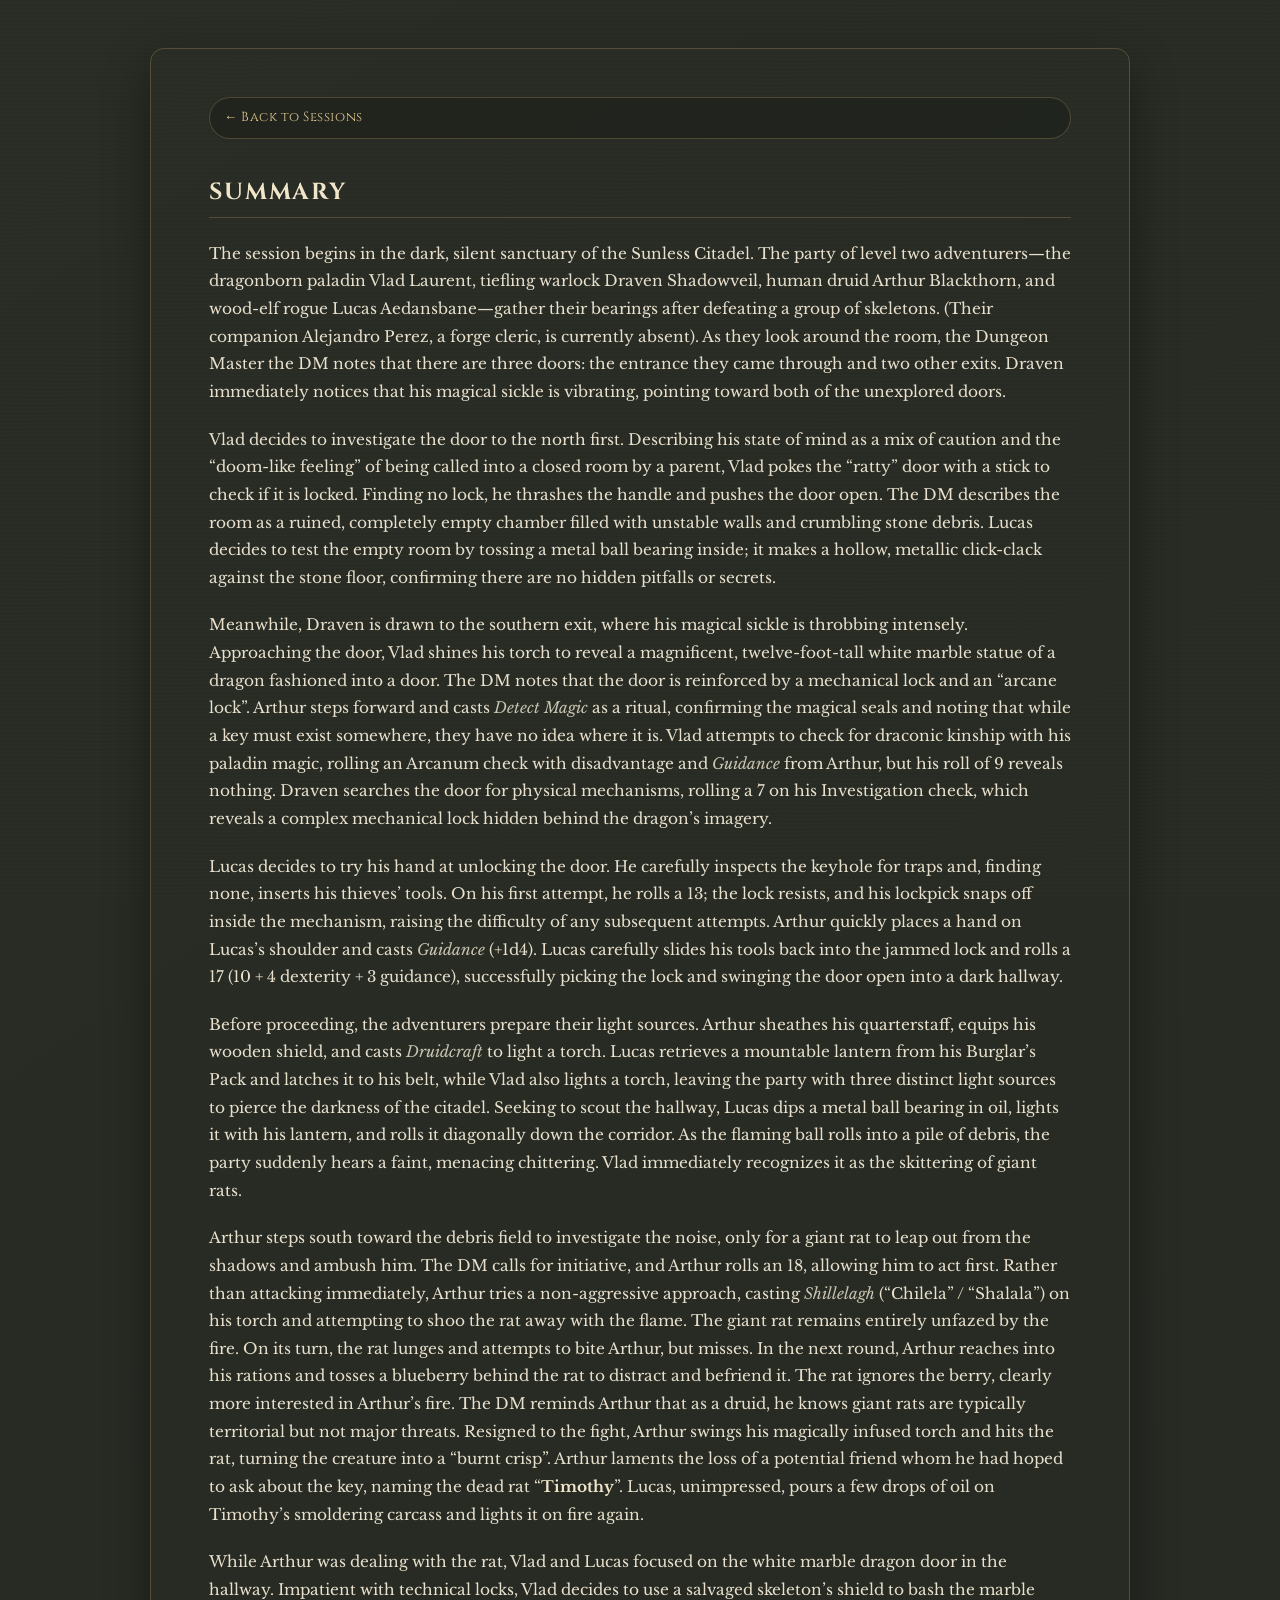
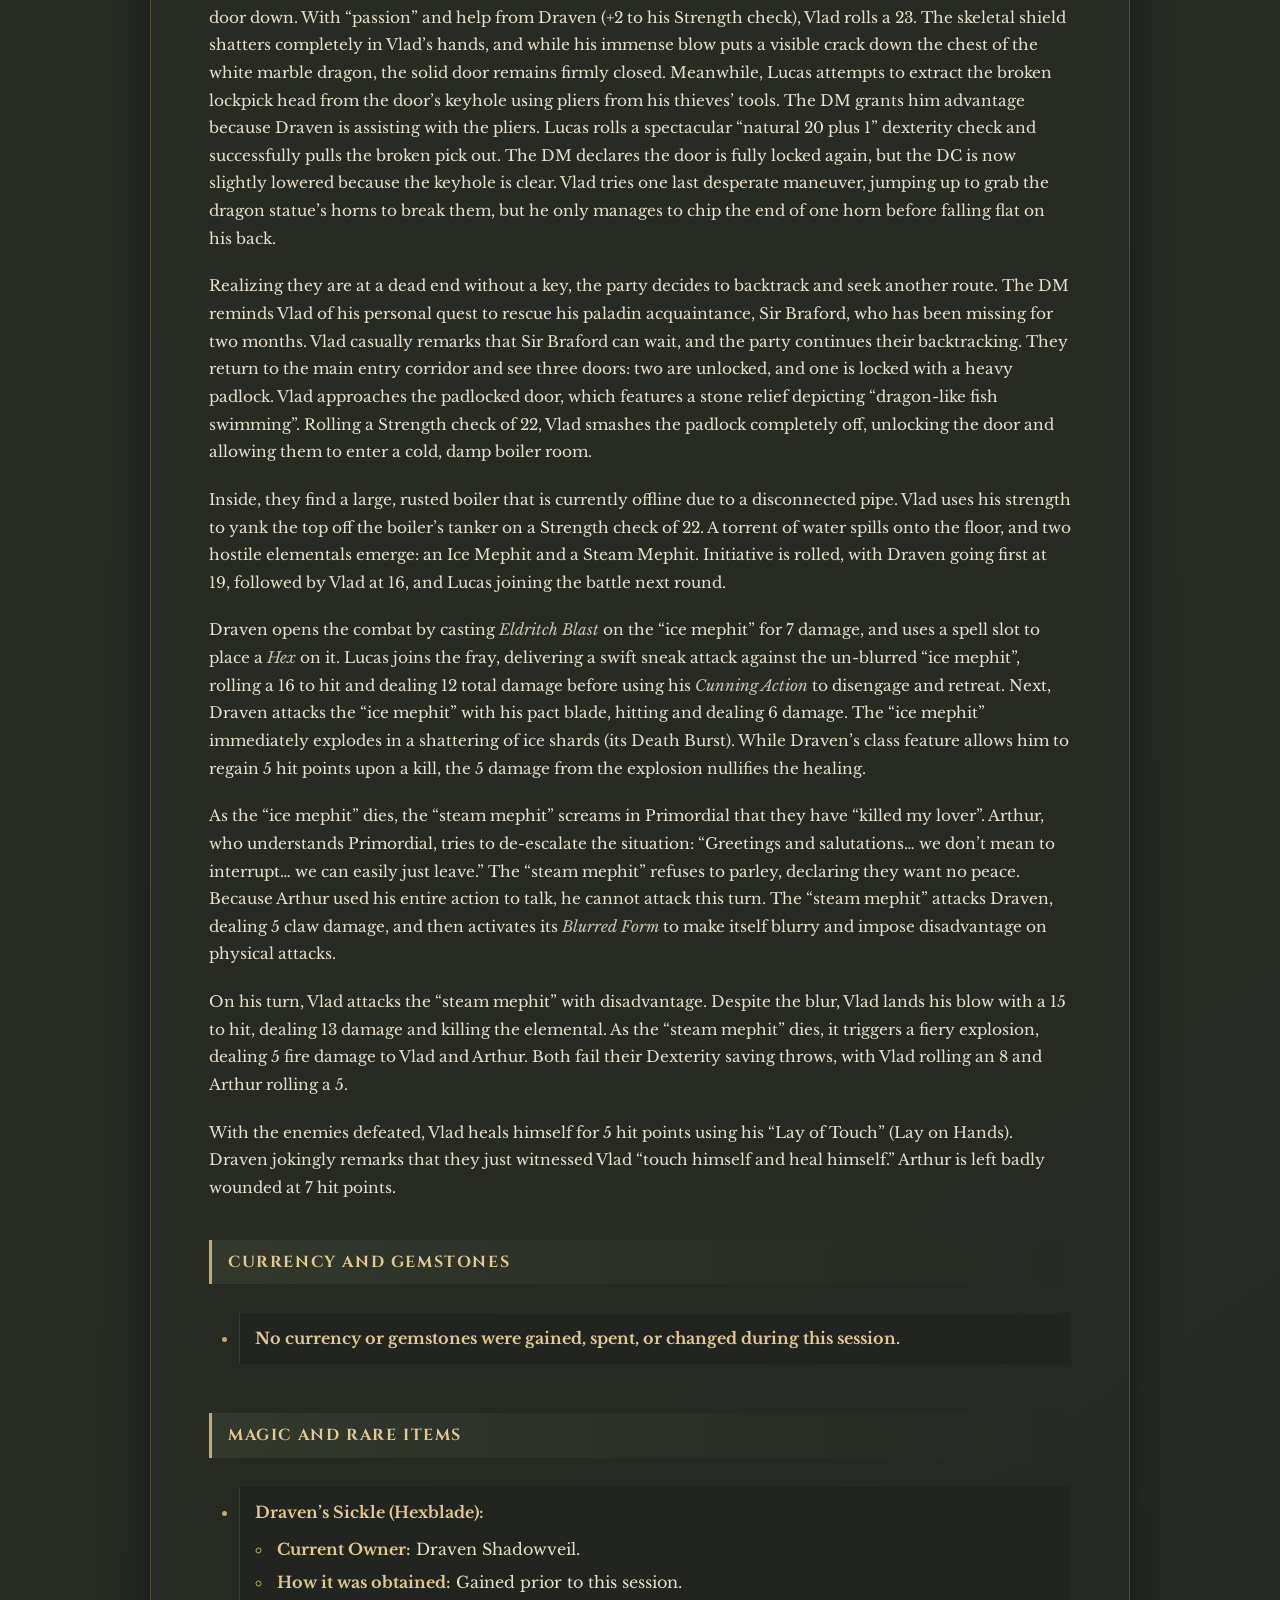
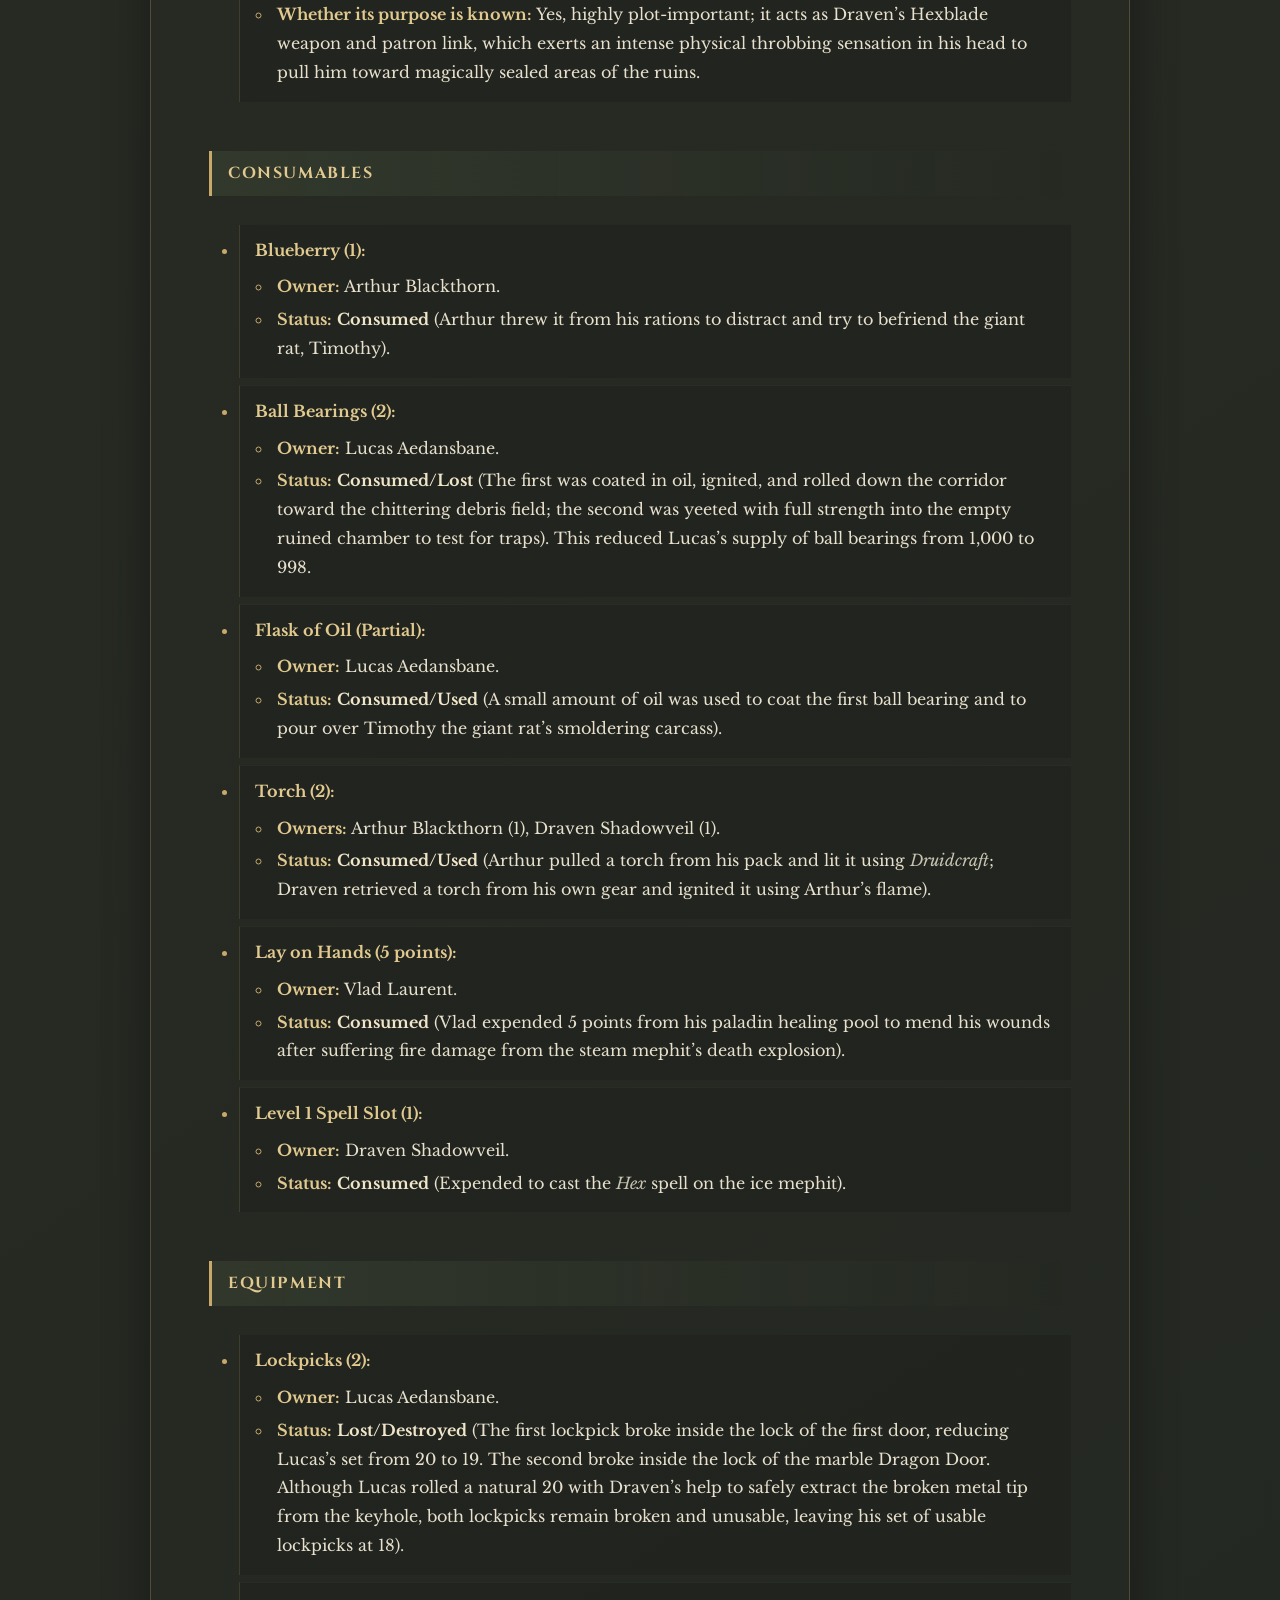
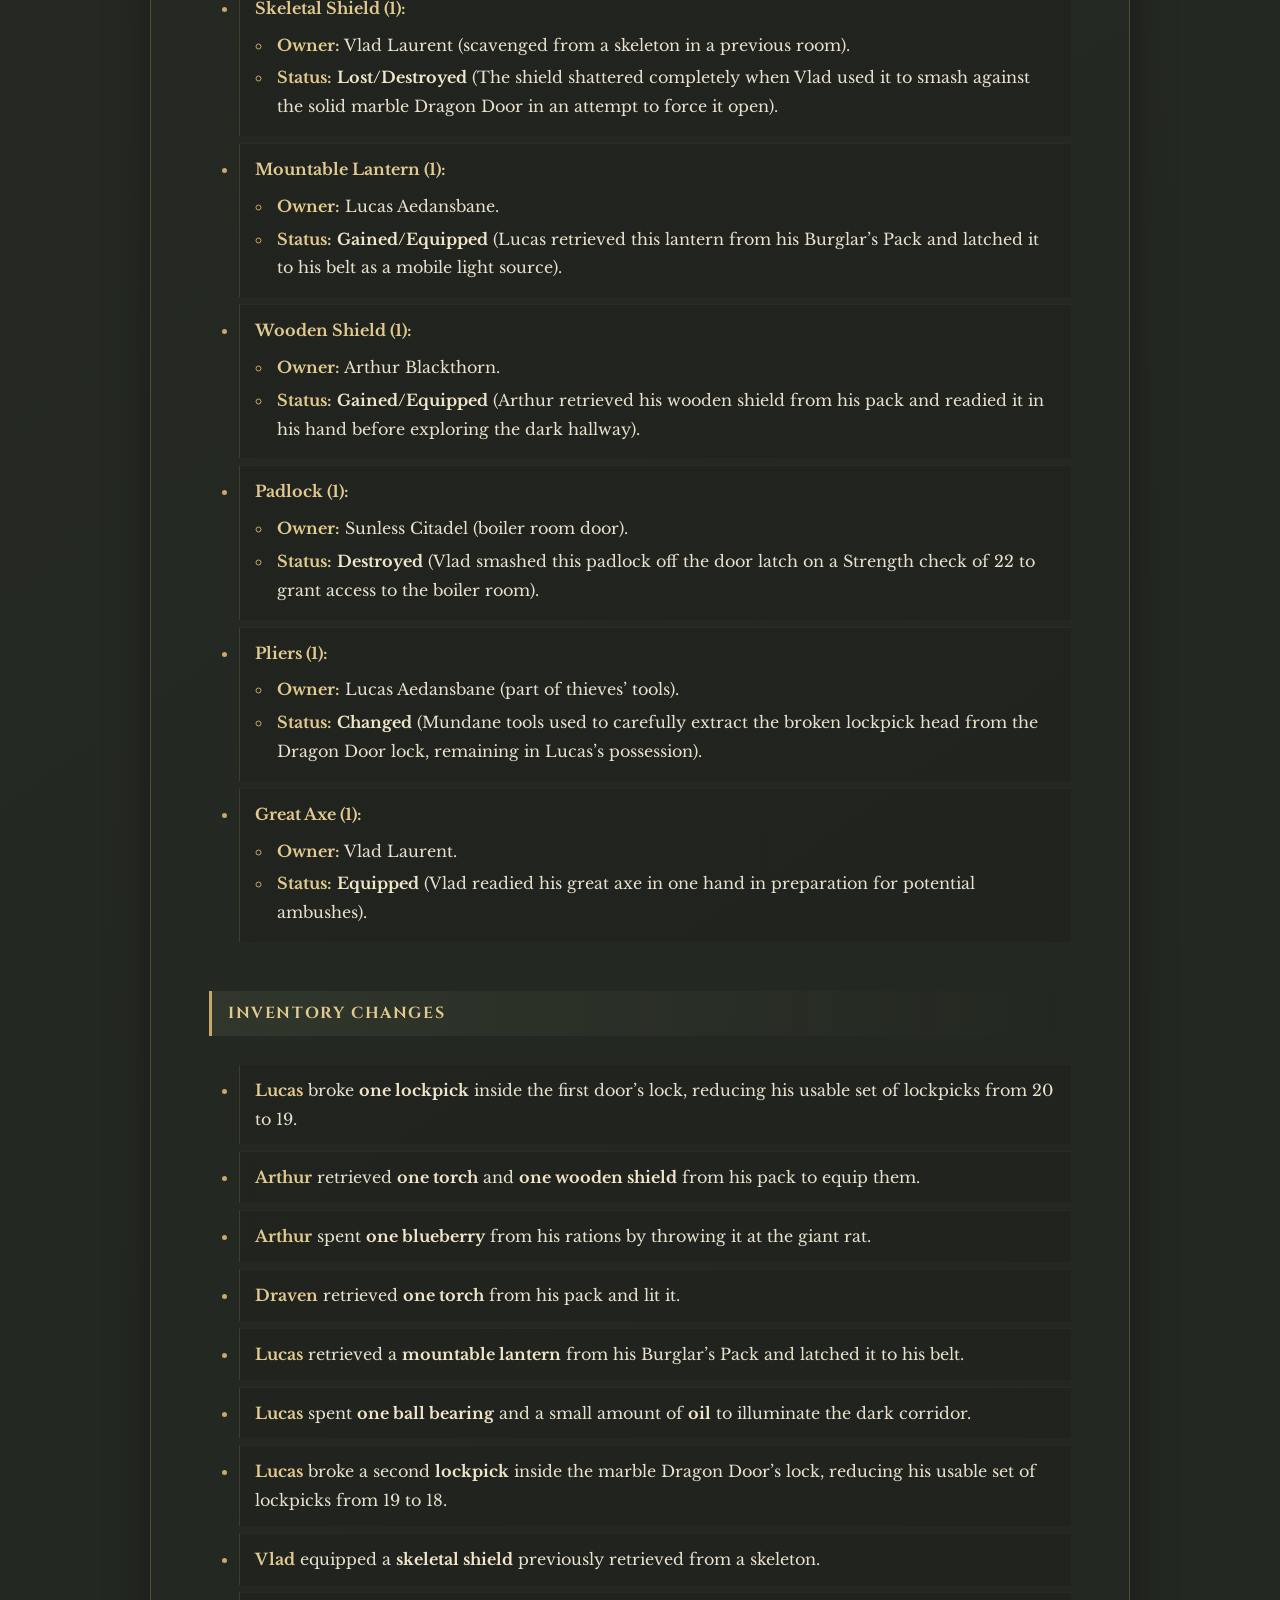
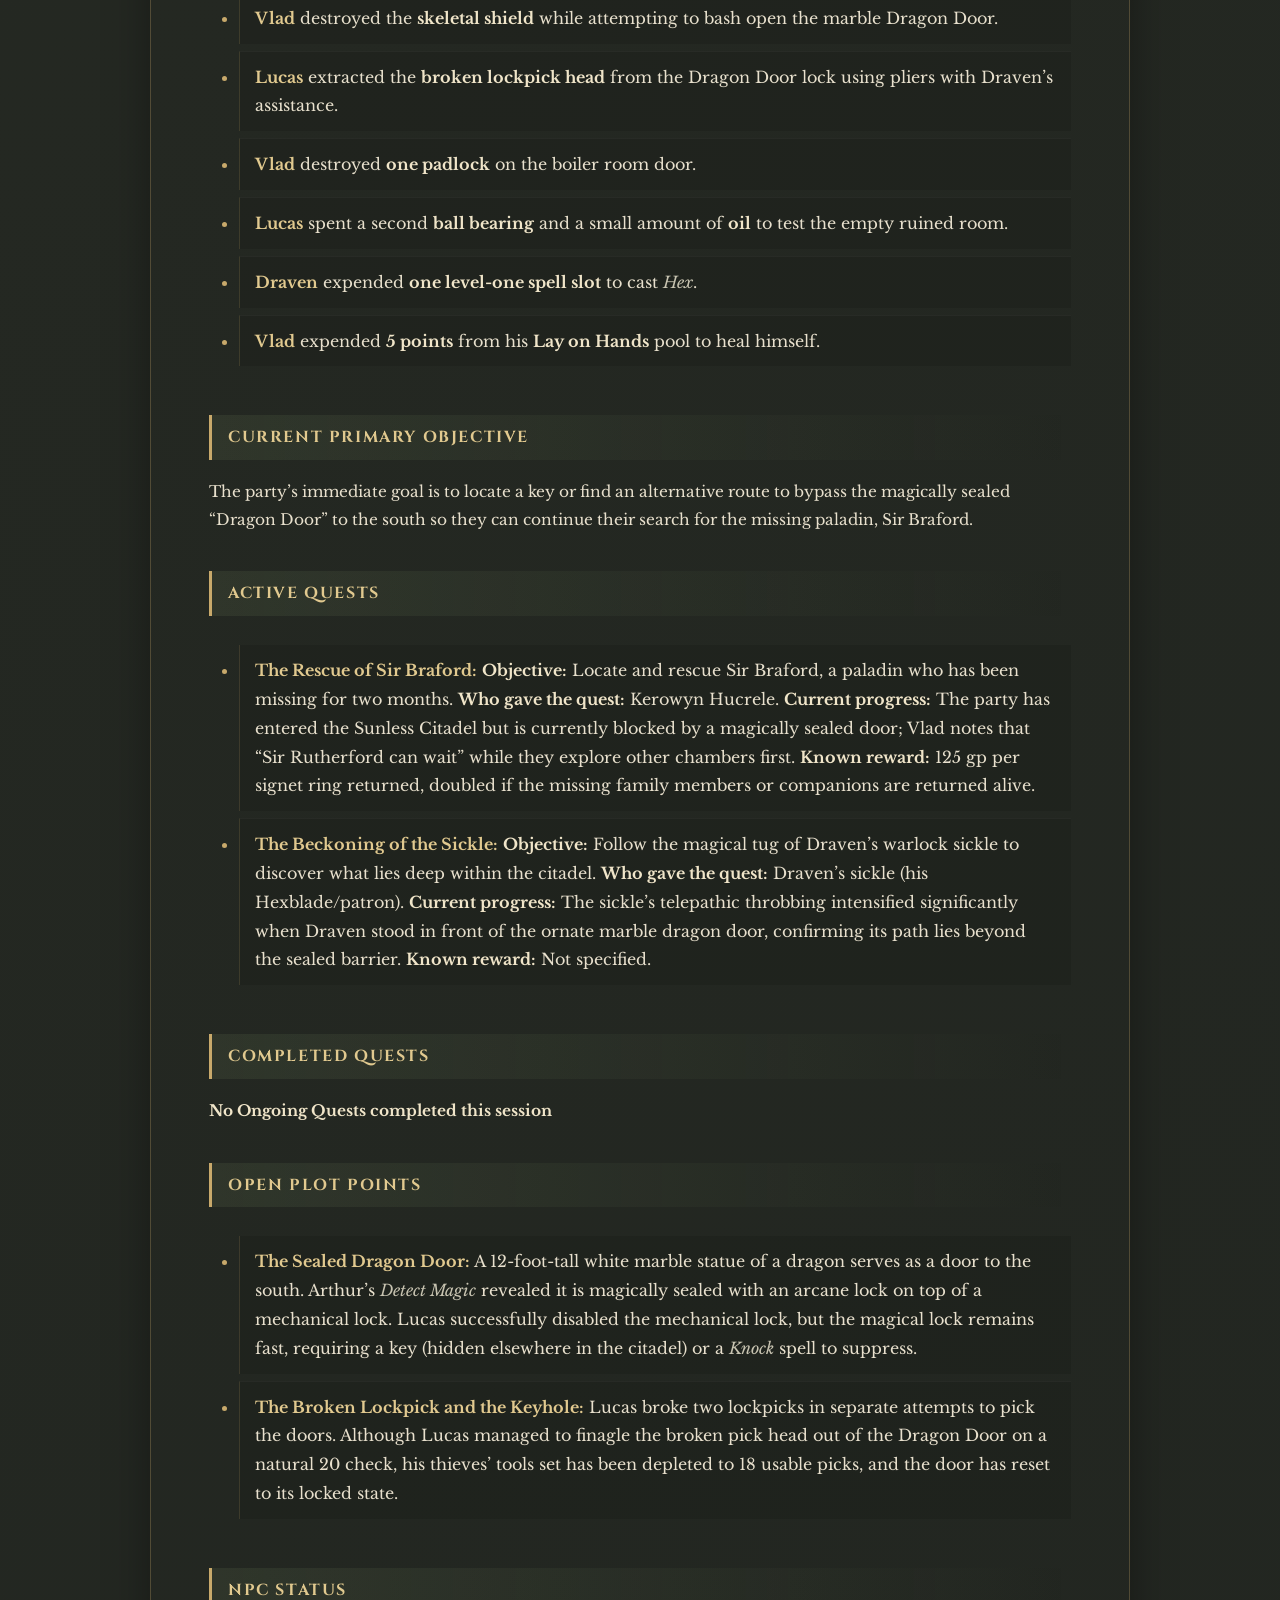
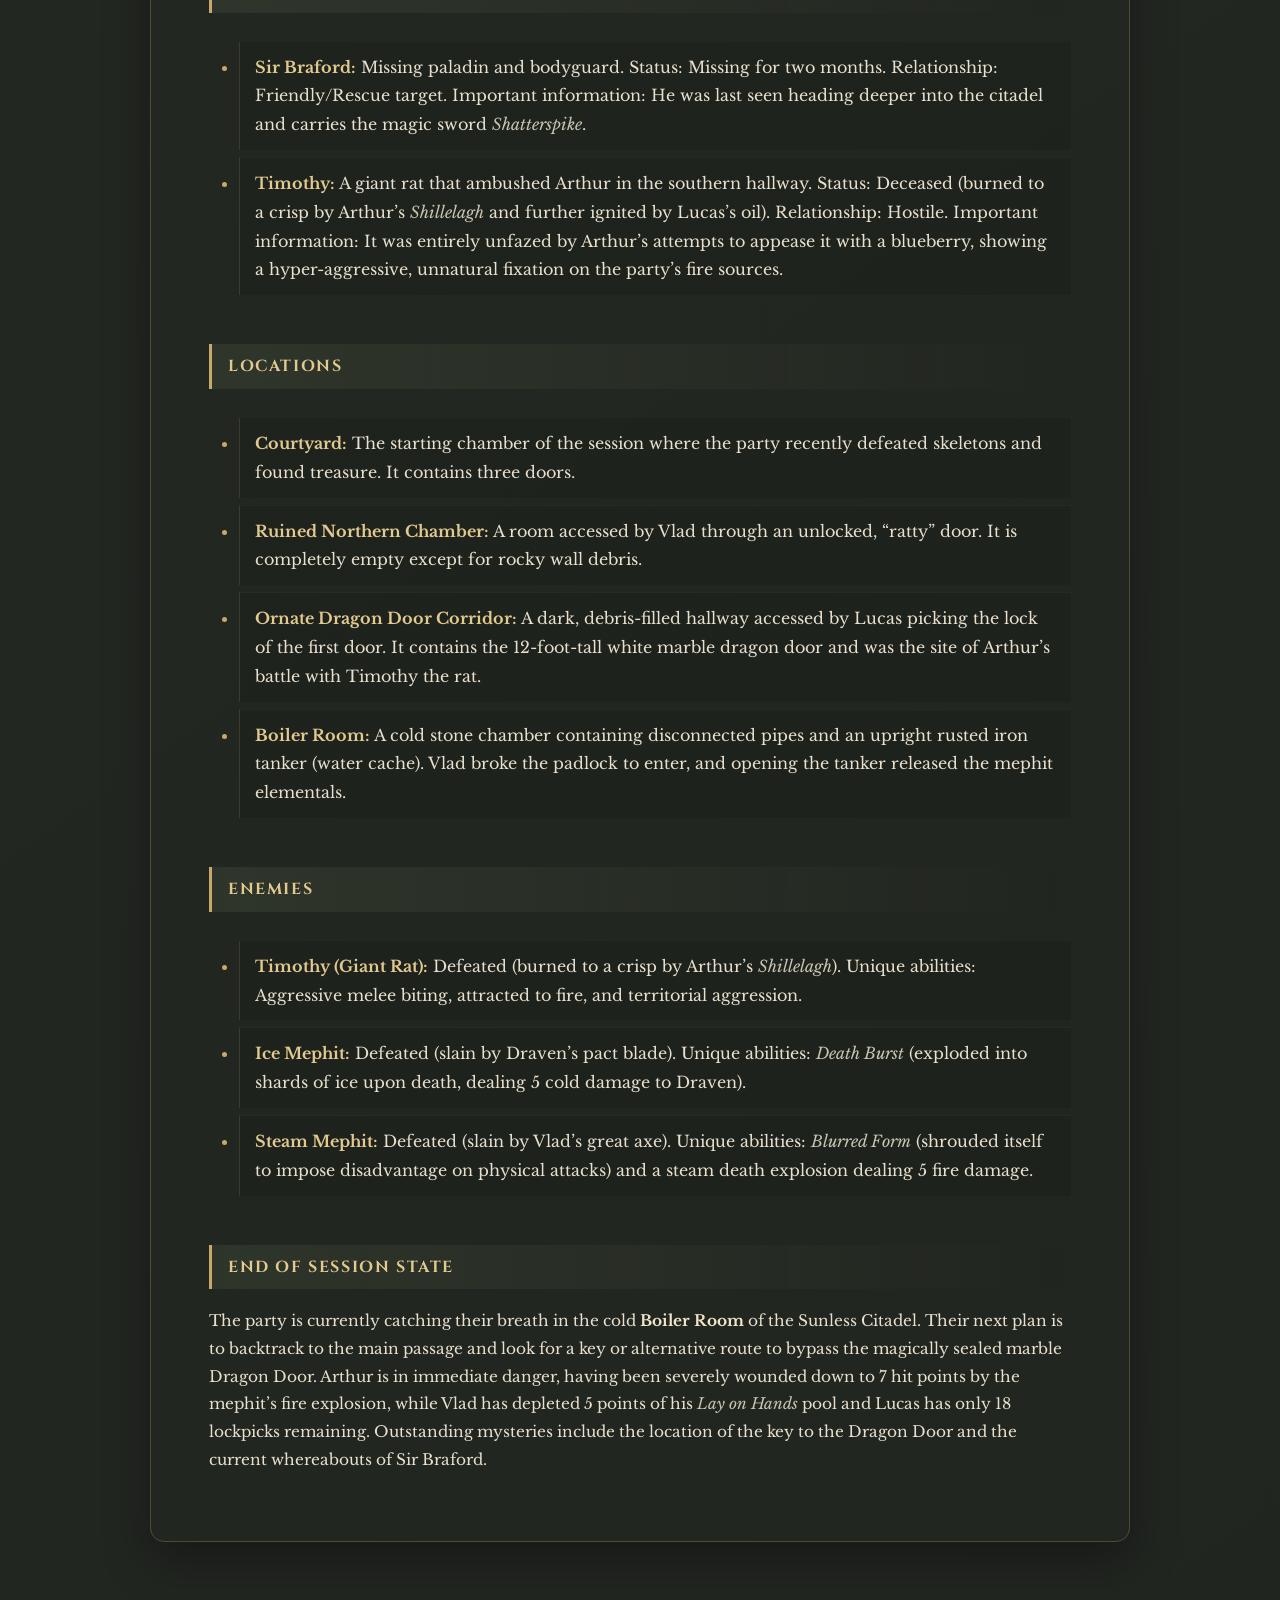
<file: campaigns/yawning-portal/session-002.html>
<!DOCTYPE html>
<html xmlns="http://www.w3.org/1999/xhtml">
<head>
  <meta charset="utf-8" />
  <meta name="generator" content="pandoc 3.10.2" />
  <meta name="viewport" content="width=device-width, initial-scale=1.0">
  <title>Session 2</title>
  <link rel="stylesheet" href="../../style.css">
</head>
<body>
<a class="back" href="index.html">← Back to Sessions</a>
<h2 id="summary"><strong>SUMMARY</strong></h2>
<p>The session begins in the dark, silent sanctuary of the Sunless
Citadel. The party of level two adventurers—the dragonborn paladin Vlad
Laurent, tiefling warlock Draven Shadowveil, human druid Arthur
Blackthorn, and wood-elf rogue Lucas Aedansbane—gather their bearings
after defeating a group of skeletons. (Their companion Alejandro Perez,
a forge cleric, is currently absent). As they look around the room, the
Dungeon Master the DM notes that there are three doors: the entrance
they came through and two other exits. Draven immediately notices that
his magical sickle is vibrating, pointing toward both of the unexplored
doors.</p>
<p>Vlad decides to investigate the door to the north first. Describing
his state of mind as a mix of caution and the “doom-like feeling” of
being called into a closed room by a parent, Vlad pokes the “ratty” door
with a stick to check if it is locked. Finding no lock, he thrashes the
handle and pushes the door open. The DM describes the room as a ruined,
completely empty chamber filled with unstable walls and crumbling stone
debris. Lucas decides to test the empty room by tossing a metal ball
bearing inside; it makes a hollow, metallic click-clack against the
stone floor, confirming there are no hidden pitfalls or secrets.</p>
<p>Meanwhile, Draven is drawn to the southern exit, where his magical
sickle is throbbing intensely. Approaching the door, Vlad shines his
torch to reveal a magnificent, twelve-foot-tall white marble statue of a
dragon fashioned into a door. The DM notes that the door is reinforced
by a mechanical lock and an “arcane lock”. Arthur steps forward and
casts <em>Detect Magic</em> as a ritual, confirming the magical seals
and noting that while a key must exist somewhere, they have no idea
where it is. Vlad attempts to check for draconic kinship with his
paladin magic, rolling an Arcanum check with disadvantage and
<em>Guidance</em> from Arthur, but his roll of 9 reveals nothing. Draven
searches the door for physical mechanisms, rolling a 7 on his
Investigation check, which reveals a complex mechanical lock hidden
behind the dragon’s imagery.</p>
<p>Lucas decides to try his hand at unlocking the door. He carefully
inspects the keyhole for traps and, finding none, inserts his thieves’
tools. On his first attempt, he rolls a 13; the lock resists, and his
lockpick snaps off inside the mechanism, raising the difficulty of any
subsequent attempts. Arthur quickly places a hand on Lucas’s shoulder
and casts <em>Guidance</em> (+1d4). Lucas carefully slides his tools
back into the jammed lock and rolls a 17 (10 + 4 dexterity + 3
guidance), successfully picking the lock and swinging the door open into
a dark hallway.</p>
<p>Before proceeding, the adventurers prepare their light sources.
Arthur sheathes his quarterstaff, equips his wooden shield, and casts
<em>Druidcraft</em> to light a torch. Lucas retrieves a mountable
lantern from his Burglar’s Pack and latches it to his belt, while Vlad
also lights a torch, leaving the party with three distinct light sources
to pierce the darkness of the citadel. Seeking to scout the hallway,
Lucas dips a metal ball bearing in oil, lights it with his lantern, and
rolls it diagonally down the corridor. As the flaming ball rolls into a
pile of debris, the party suddenly hears a faint, menacing chittering.
Vlad immediately recognizes it as the skittering of giant rats.</p>
<p>Arthur steps south toward the debris field to investigate the noise,
only for a giant rat to leap out from the shadows and ambush him. The DM
calls for initiative, and Arthur rolls an 18, allowing him to act first.
Rather than attacking immediately, Arthur tries a non-aggressive
approach, casting <em>Shillelagh</em> (“Chilela” / “Shalala”) on his
torch and attempting to shoo the rat away with the flame. The giant rat
remains entirely unfazed by the fire. On its turn, the rat lunges and
attempts to bite Arthur, but misses. In the next round, Arthur reaches
into his rations and tosses a blueberry behind the rat to distract and
befriend it. The rat ignores the berry, clearly more interested in
Arthur’s fire. The DM reminds Arthur that as a druid, he knows giant
rats are typically territorial but not major threats. Resigned to the
fight, Arthur swings his magically infused torch and hits the rat,
turning the creature into a “burnt crisp”. Arthur laments the loss of a
potential friend whom he had hoped to ask about the key, naming the dead
rat “<strong>Timothy</strong>”. Lucas, unimpressed, pours a few drops of
oil on Timothy’s smoldering carcass and lights it on fire again.</p>
<p>While Arthur was dealing with the rat, Vlad and Lucas focused on the
white marble dragon door in the hallway. Impatient with technical locks,
Vlad decides to use a salvaged skeleton’s shield to bash the marble door
down. With “passion” and help from Draven (+2 to his Strength check),
Vlad rolls a 23. The skeletal shield shatters completely in Vlad’s
hands, and while his immense blow puts a visible crack down the chest of
the white marble dragon, the solid door remains firmly closed.
Meanwhile, Lucas attempts to extract the broken lockpick head from the
door’s keyhole using pliers from his thieves’ tools. The DM grants him
advantage because Draven is assisting with the pliers. Lucas rolls a
spectacular “natural 20 plus 1” dexterity check and successfully pulls
the broken pick out. The DM declares the door is fully locked again, but
the DC is now slightly lowered because the keyhole is clear. Vlad tries
one last desperate maneuver, jumping up to grab the dragon statue’s
horns to break them, but he only manages to chip the end of one horn
before falling flat on his back.</p>
<p>Realizing they are at a dead end without a key, the party decides to
backtrack and seek another route. The DM reminds Vlad of his personal
quest to rescue his paladin acquaintance, Sir Braford, who has been
missing for two months. Vlad casually remarks that Sir Braford can wait,
and the party continues their backtracking. They return to the main
entry corridor and see three doors: two are unlocked, and one is locked
with a heavy padlock. Vlad approaches the padlocked door, which features
a stone relief depicting “dragon-like fish swimming”. Rolling a Strength
check of 22, Vlad smashes the padlock completely off, unlocking the door
and allowing them to enter a cold, damp boiler room.</p>
<p>Inside, they find a large, rusted boiler that is currently offline
due to a disconnected pipe. Vlad uses his strength to yank the top off
the boiler’s tanker on a Strength check of 22. A torrent of water spills
onto the floor, and two hostile elementals emerge: an Ice Mephit and a
Steam Mephit. Initiative is rolled, with Draven going first at 19,
followed by Vlad at 16, and Lucas joining the battle next round.</p>
<p>Draven opens the combat by casting <em>Eldritch Blast</em> on the
“ice mephit” for 7 damage, and uses a spell slot to place a <em>Hex</em>
on it. Lucas joins the fray, delivering a swift sneak attack against the
un-blurred “ice mephit”, rolling a 16 to hit and dealing 12 total damage
before using his <em>Cunning Action</em> to disengage and retreat. Next,
Draven attacks the “ice mephit” with his pact blade, hitting and dealing
6 damage. The “ice mephit” immediately explodes in a shattering of ice
shards (its Death Burst). While Draven’s class feature allows him to
regain 5 hit points upon a kill, the 5 damage from the explosion
nullifies the healing.</p>
<p>As the “ice mephit” dies, the “steam mephit” screams in Primordial
that they have “killed my lover”. Arthur, who understands Primordial,
tries to de-escalate the situation: “Greetings and salutations… we don’t
mean to interrupt… we can easily just leave.” The “steam mephit” refuses
to parley, declaring they want no peace. Because Arthur used his entire
action to talk, he cannot attack this turn. The “steam mephit” attacks
Draven, dealing 5 claw damage, and then activates its <em>Blurred
Form</em> to make itself blurry and impose disadvantage on physical
attacks.</p>
<p>On his turn, Vlad attacks the “steam mephit” with disadvantage.
Despite the blur, Vlad lands his blow with a 15 to hit, dealing 13
damage and killing the elemental. As the “steam mephit” dies, it
triggers a fiery explosion, dealing 5 fire damage to Vlad and Arthur.
Both fail their Dexterity saving throws, with Vlad rolling an 8 and
Arthur rolling a 5.</p>
<p>With the enemies defeated, Vlad heals himself for 5 hit points using
his “Lay of Touch” (Lay on Hands). Draven jokingly remarks that they
just witnessed Vlad “touch himself and heal himself.” Arthur is left
badly wounded at 7 hit points.</p>
<h4 id="currency-and-gemstones">CURRENCY AND GEMSTONES</h4>
<ul>
<li><strong>No currency or gemstones were gained, spent, or changed
during this session.</strong></li>
</ul>
<h4 id="magic-and-rare-items">MAGIC AND RARE ITEMS</h4>
<ul>
<li><strong>Draven’s Sickle (Hexblade):</strong>
<ul>
<li><strong>Current Owner:</strong> Draven Shadowveil.</li>
<li><strong>How it was obtained:</strong> Gained prior to this
session.</li>
<li><strong>Whether its purpose is known:</strong> Yes, highly
plot-important; it acts as Draven’s Hexblade weapon and patron link,
which exerts an intense physical throbbing sensation in his head to pull
him toward magically sealed areas of the ruins.</li>
</ul></li>
</ul>
<h4 id="consumables">CONSUMABLES</h4>
<ul>
<li><strong>Blueberry (1):</strong>
<ul>
<li><strong>Owner:</strong> Arthur Blackthorn.</li>
<li><strong>Status:</strong> <strong>Consumed</strong> (Arthur threw it
from his rations to distract and try to befriend the giant rat,
Timothy).</li>
</ul></li>
<li><strong>Ball Bearings (2):</strong>
<ul>
<li><strong>Owner:</strong> Lucas Aedansbane.</li>
<li><strong>Status:</strong> <strong>Consumed/Lost</strong> (The first
was coated in oil, ignited, and rolled down the corridor toward the
chittering debris field; the second was yeeted with full strength into
the empty ruined chamber to test for traps). This reduced Lucas’s supply
of ball bearings from 1,000 to 998.</li>
</ul></li>
<li><strong>Flask of Oil (Partial):</strong>
<ul>
<li><strong>Owner:</strong> Lucas Aedansbane.</li>
<li><strong>Status:</strong> <strong>Consumed/Used</strong> (A small
amount of oil was used to coat the first ball bearing and to pour over
Timothy the giant rat’s smoldering carcass).</li>
</ul></li>
<li><strong>Torch (2):</strong>
<ul>
<li><strong>Owners:</strong> Arthur Blackthorn (1), Draven Shadowveil
(1).</li>
<li><strong>Status:</strong> <strong>Consumed/Used</strong> (Arthur
pulled a torch from his pack and lit it using <em>Druidcraft</em>;
Draven retrieved a torch from his own gear and ignited it using Arthur’s
flame).</li>
</ul></li>
<li><strong>Lay on Hands (5 points):</strong>
<ul>
<li><strong>Owner:</strong> Vlad Laurent.</li>
<li><strong>Status:</strong> <strong>Consumed</strong> (Vlad expended 5
points from his paladin healing pool to mend his wounds after suffering
fire damage from the steam mephit’s death explosion).</li>
</ul></li>
<li><strong>Level 1 Spell Slot (1):</strong>
<ul>
<li><strong>Owner:</strong> Draven Shadowveil.</li>
<li><strong>Status:</strong> <strong>Consumed</strong> (Expended to cast
the <em>Hex</em> spell on the ice mephit).</li>
</ul></li>
</ul>
<h4 id="equipment">EQUIPMENT</h4>
<ul>
<li><strong>Lockpicks (2):</strong>
<ul>
<li><strong>Owner:</strong> Lucas Aedansbane.</li>
<li><strong>Status:</strong> <strong>Lost/Destroyed</strong> (The first
lockpick broke inside the lock of the first door, reducing Lucas’s set
from 20 to 19. The second broke inside the lock of the marble Dragon
Door. Although Lucas rolled a natural 20 with Draven’s help to safely
extract the broken metal tip from the keyhole, both lockpicks remain
broken and unusable, leaving his set of usable lockpicks at 18).</li>
</ul></li>
<li><strong>Skeletal Shield (1):</strong>
<ul>
<li><strong>Owner:</strong> Vlad Laurent (scavenged from a skeleton in a
previous room).</li>
<li><strong>Status:</strong> <strong>Lost/Destroyed</strong> (The shield
shattered completely when Vlad used it to smash against the solid marble
Dragon Door in an attempt to force it open).</li>
</ul></li>
<li><strong>Mountable Lantern (1):</strong>
<ul>
<li><strong>Owner:</strong> Lucas Aedansbane.</li>
<li><strong>Status:</strong> <strong>Gained/Equipped</strong> (Lucas
retrieved this lantern from his Burglar’s Pack and latched it to his
belt as a mobile light source).</li>
</ul></li>
<li><strong>Wooden Shield (1):</strong>
<ul>
<li><strong>Owner:</strong> Arthur Blackthorn.</li>
<li><strong>Status:</strong> <strong>Gained/Equipped</strong> (Arthur
retrieved his wooden shield from his pack and readied it in his hand
before exploring the dark hallway).</li>
</ul></li>
<li><strong>Padlock (1):</strong>
<ul>
<li><strong>Owner:</strong> Sunless Citadel (boiler room door).</li>
<li><strong>Status:</strong> <strong>Destroyed</strong> (Vlad smashed
this padlock off the door latch on a Strength check of 22 to grant
access to the boiler room).</li>
</ul></li>
<li><strong>Pliers (1):</strong>
<ul>
<li><strong>Owner:</strong> Lucas Aedansbane (part of thieves’
tools).</li>
<li><strong>Status:</strong> <strong>Changed</strong> (Mundane tools
used to carefully extract the broken lockpick head from the Dragon Door
lock, remaining in Lucas’s possession).</li>
</ul></li>
<li><strong>Great Axe (1):</strong>
<ul>
<li><strong>Owner:</strong> Vlad Laurent.</li>
<li><strong>Status:</strong> <strong>Equipped</strong> (Vlad readied his
great axe in one hand in preparation for potential ambushes).</li>
</ul></li>
</ul>
<h4 id="inventory-changes">INVENTORY CHANGES</h4>
<ul>
<li><strong>Lucas</strong> broke <strong>one lockpick</strong> inside
the first door’s lock, reducing his usable set of lockpicks from 20 to
19.</li>
<li><strong>Arthur</strong> retrieved <strong>one torch</strong> and
<strong>one wooden shield</strong> from his pack to equip them.</li>
<li><strong>Arthur</strong> spent <strong>one blueberry</strong> from
his rations by throwing it at the giant rat.</li>
<li><strong>Draven</strong> retrieved <strong>one torch</strong> from
his pack and lit it.</li>
<li><strong>Lucas</strong> retrieved a <strong>mountable
lantern</strong> from his Burglar’s Pack and latched it to his
belt.</li>
<li><strong>Lucas</strong> spent <strong>one ball bearing</strong> and a
small amount of <strong>oil</strong> to illuminate the dark
corridor.</li>
<li><strong>Lucas</strong> broke a second <strong>lockpick</strong>
inside the marble Dragon Door’s lock, reducing his usable set of
lockpicks from 19 to 18.</li>
<li><strong>Vlad</strong> equipped a <strong>skeletal shield</strong>
previously retrieved from a skeleton.</li>
<li><strong>Vlad</strong> destroyed the <strong>skeletal shield</strong>
while attempting to bash open the marble Dragon Door.</li>
<li><strong>Lucas</strong> extracted the <strong>broken lockpick
head</strong> from the Dragon Door lock using pliers with Draven’s
assistance.</li>
<li><strong>Vlad</strong> destroyed <strong>one padlock</strong> on the
boiler room door.</li>
<li><strong>Lucas</strong> spent a second <strong>ball bearing</strong>
and a small amount of <strong>oil</strong> to test the empty ruined
room.</li>
<li><strong>Draven</strong> expended <strong>one level-one spell
slot</strong> to cast <em>Hex</em>.</li>
<li><strong>Vlad</strong> expended <strong>5 points</strong> from his
<strong>Lay on Hands</strong> pool to heal himself.</li>
</ul>
<h4 id="current-primary-objective">CURRENT PRIMARY OBJECTIVE</h4>
<p>The party’s immediate goal is to locate a key or find an alternative
route to bypass the magically sealed “Dragon Door” to the south so they
can continue their search for the missing paladin, Sir Braford.</p>
<h4 id="active-quests">ACTIVE QUESTS</h4>
<ul>
<li><strong>The Rescue of Sir Braford:</strong>
<strong>Objective:</strong> Locate and rescue Sir Braford, a paladin who
has been missing for two months. <strong>Who gave the quest:</strong>
Kerowyn Hucrele. <strong>Current progress:</strong> The party has
entered the Sunless Citadel but is currently blocked by a magically
sealed door; Vlad notes that “Sir Rutherford can wait” while they
explore other chambers first. <strong>Known reward:</strong> 125 gp per
signet ring returned, doubled if the missing family members or
companions are returned alive.</li>
<li><strong>The Beckoning of the Sickle:</strong>
<strong>Objective:</strong> Follow the magical tug of Draven’s warlock
sickle to discover what lies deep within the citadel. <strong>Who gave
the quest:</strong> Draven’s sickle (his Hexblade/patron).
<strong>Current progress:</strong> The sickle’s telepathic throbbing
intensified significantly when Draven stood in front of the ornate
marble dragon door, confirming its path lies beyond the sealed barrier.
<strong>Known reward:</strong> Not specified.</li>
</ul>
<h4 id="completed-quests">COMPLETED QUESTS</h4>
<p><strong>No Ongoing Quests completed this session</strong></p>
<h4 id="open-plot-points">OPEN PLOT POINTS</h4>
<ul>
<li><strong>The Sealed Dragon Door:</strong> A 12-foot-tall white
marble statue of a dragon serves as a door to the south. Arthur’s
<em>Detect Magic</em> revealed it is magically sealed with an arcane
lock on top of a mechanical lock. Lucas successfully disabled the
mechanical lock, but the magical lock remains fast, requiring a key
(hidden elsewhere in the citadel) or a <em>Knock</em> spell to suppress.</li>
<li><strong>The Broken Lockpick and the Keyhole:</strong> Lucas broke two
lockpicks in separate attempts to pick the doors. Although Lucas managed
to finagle the broken pick head out of the Dragon Door on a natural 20
check, his thieves’ tools set has been depleted to 18 usable picks, and
the door has reset to its locked state.</li>
</ul>
<h4 id="npc-status">NPC STATUS</h4>
<ul>
<li><strong>Sir Braford:</strong> Missing paladin and bodyguard.
Status: Missing for two months. Relationship: Friendly/Rescue target.
Important information: He was last seen heading deeper into the citadel
and carries the magic sword <em>Shatterspike</em>.</li>
<li><strong>Timothy:</strong> A giant rat that ambushed Arthur in the
southern hallway. Status: Deceased (burned to a crisp by Arthur’s
<em>Shillelagh</em> and further ignited by Lucas’s oil). Relationship:
Hostile. Important information: It was entirely unfazed by Arthur’s
attempts to appease it with a blueberry, showing a hyper-aggressive,
unnatural fixation on the party’s fire sources.</li>
</ul>
<h4 id="locations">LOCATIONS</h4>
<ul>
<li><strong>Courtyard:</strong> The starting chamber of the session
where the party recently defeated skeletons and found treasure. It
contains three doors.</li>
<li><strong>Ruined Northern Chamber:</strong> A room
accessed by Vlad through an unlocked, “ratty” door. It is completely
empty except for rocky wall debris.</li>
<li><strong>Ornate Dragon Door Corridor:</strong> A dark, debris-filled hallway accessed by Lucas
picking the lock of the first door. It contains the 12-foot-tall white
marble dragon door and was the site of Arthur’s battle with Timothy the
rat.</li>
<li><strong>Boiler Room:</strong> A cold stone chamber containing
disconnected pipes and an upright rusted iron tanker (water cache). Vlad
broke the padlock to enter, and opening the tanker released the mephit
elementals.</li>
</ul>
<h4 id="enemies">ENEMIES</h4>
<ul>
<li><strong>Timothy (Giant Rat):</strong> Defeated (burned to a crisp
by Arthur’s <em>Shillelagh</em>). Unique abilities: Aggressive melee
biting, attracted to fire, and territorial aggression.</li>
<li><strong>Ice Mephit:</strong> Defeated (slain by Draven’s pact blade). Unique
abilities: <em>Death Burst</em> (exploded into shards of ice upon death,
dealing 5 cold damage to Draven).</li>
<li><strong>Steam Mephit:</strong>
Defeated (slain by Vlad’s great axe). Unique abilities: <em>Blurred
Form</em> (shrouded itself to impose disadvantage on physical attacks)
and a steam death explosion dealing 5 fire damage.</li>
</ul>
<h4 id="end-of-session-state">END OF SESSION STATE</h4>
<p>The party is currently catching their breath in the cold
<strong>Boiler Room</strong> of the Sunless Citadel. Their next plan is
to backtrack to the main passage and look for a key or alternative route
to bypass the magically sealed marble Dragon Door. Arthur is in
immediate danger, having been severely wounded down to 7 hit points by
the mephit’s fire explosion, while Vlad has depleted 5 points of his
<em>Lay on Hands</em> pool and Lucas has only 18 lockpicks remaining.
Outstanding mysteries include the location of the key to the Dragon Door
and the current whereabouts of Sir Braford.</p>
</body>
</html>
</file>
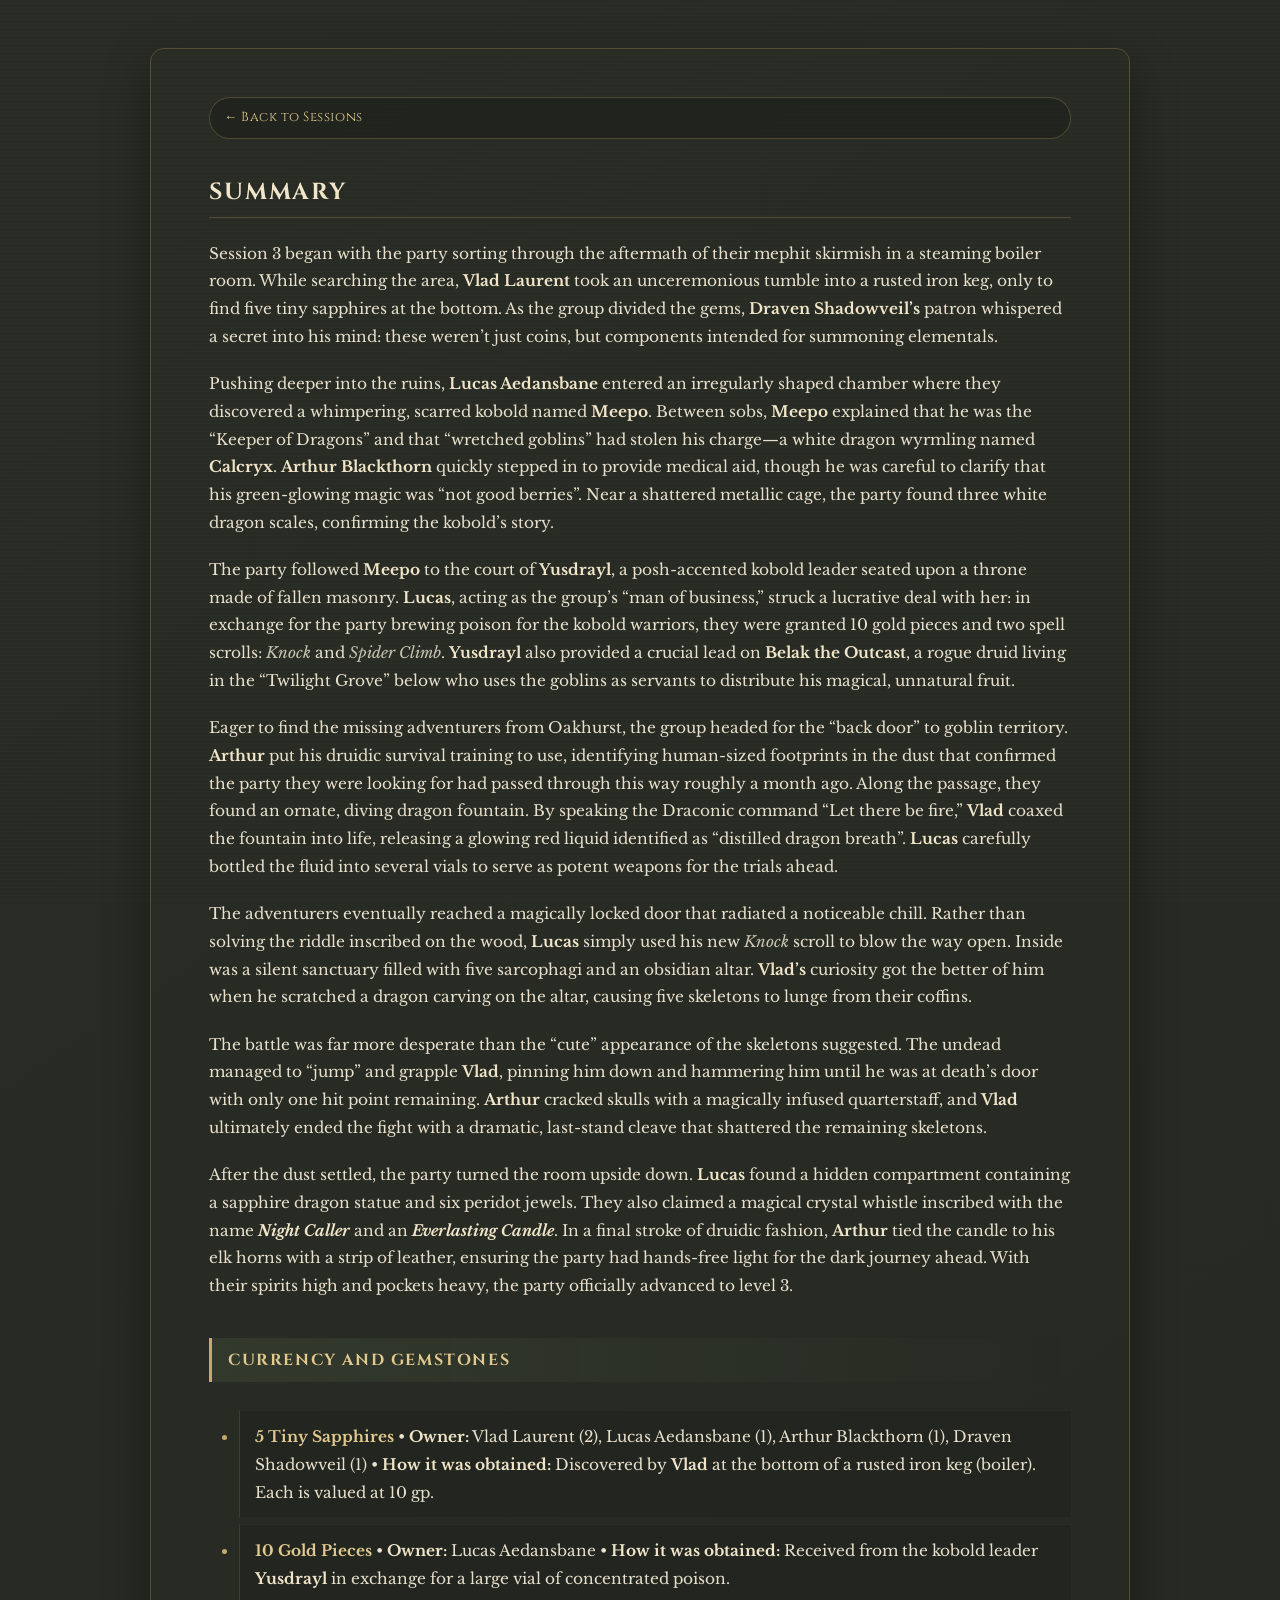
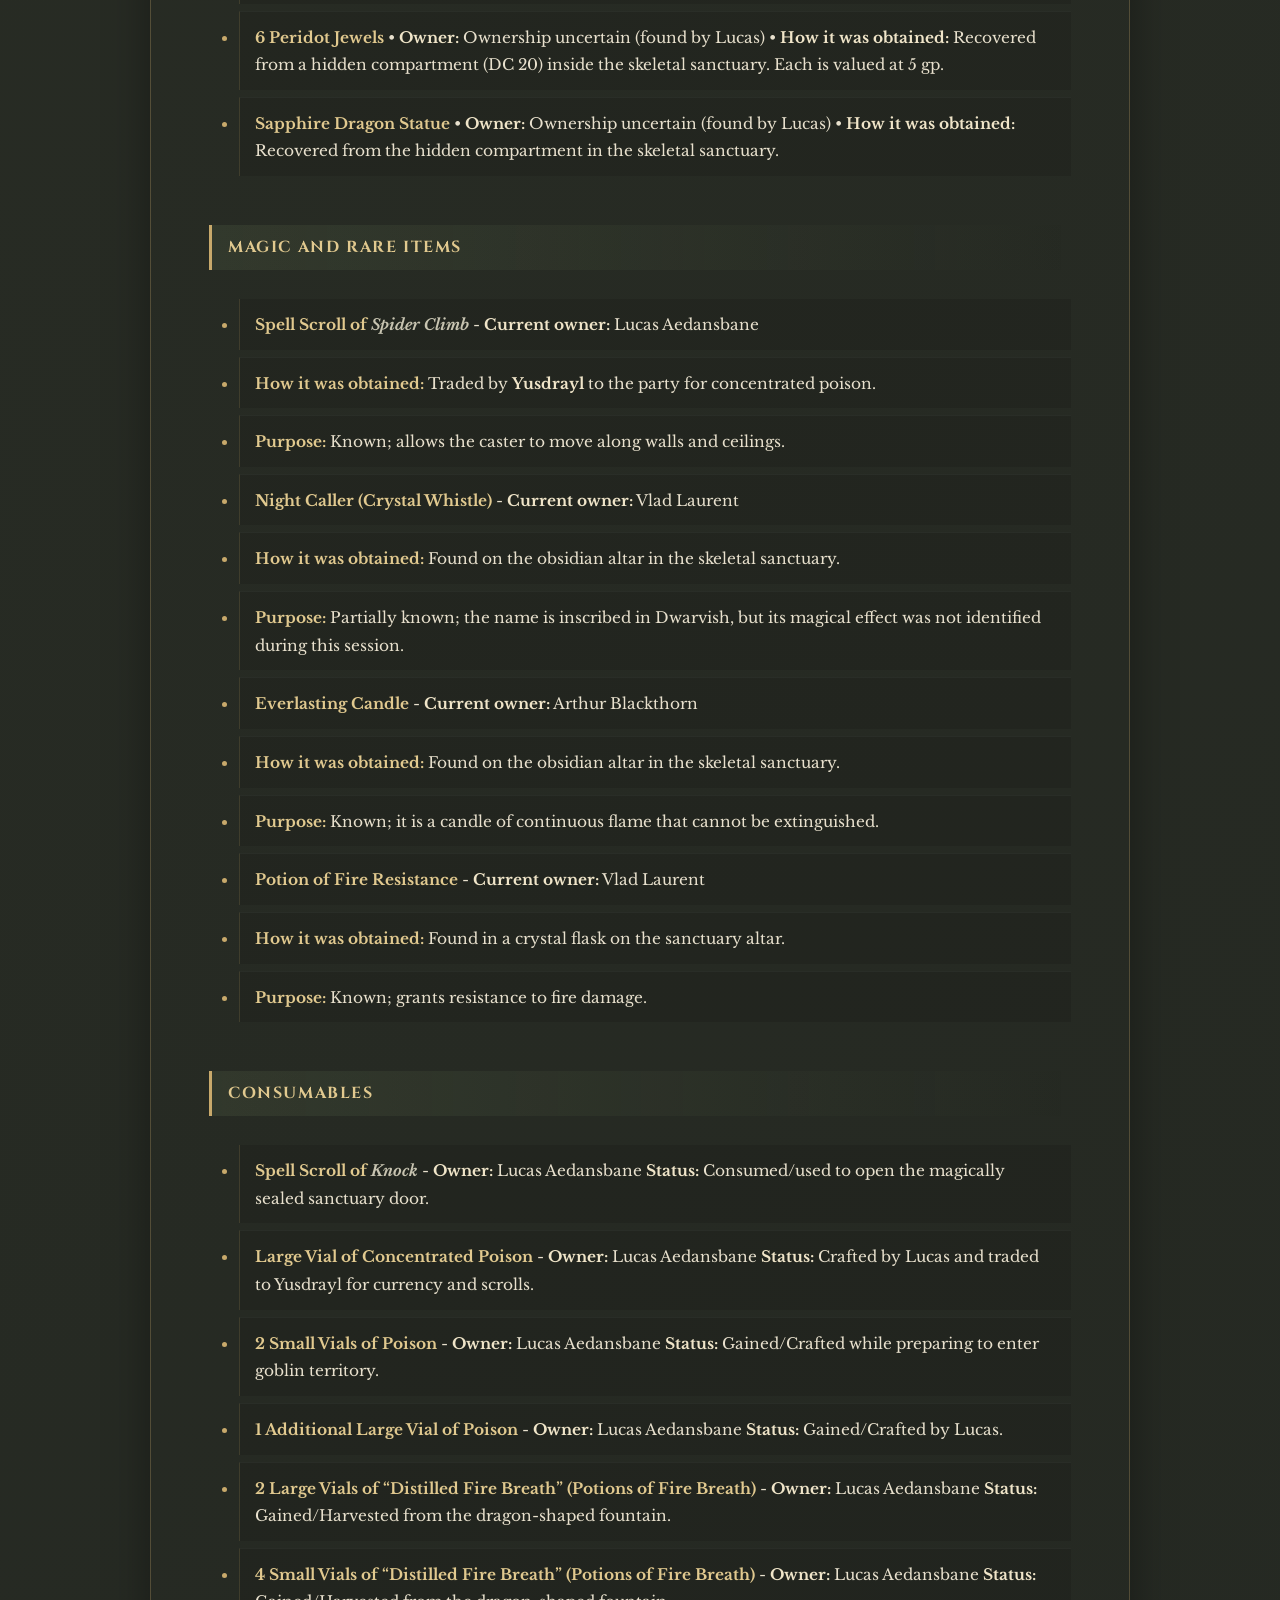
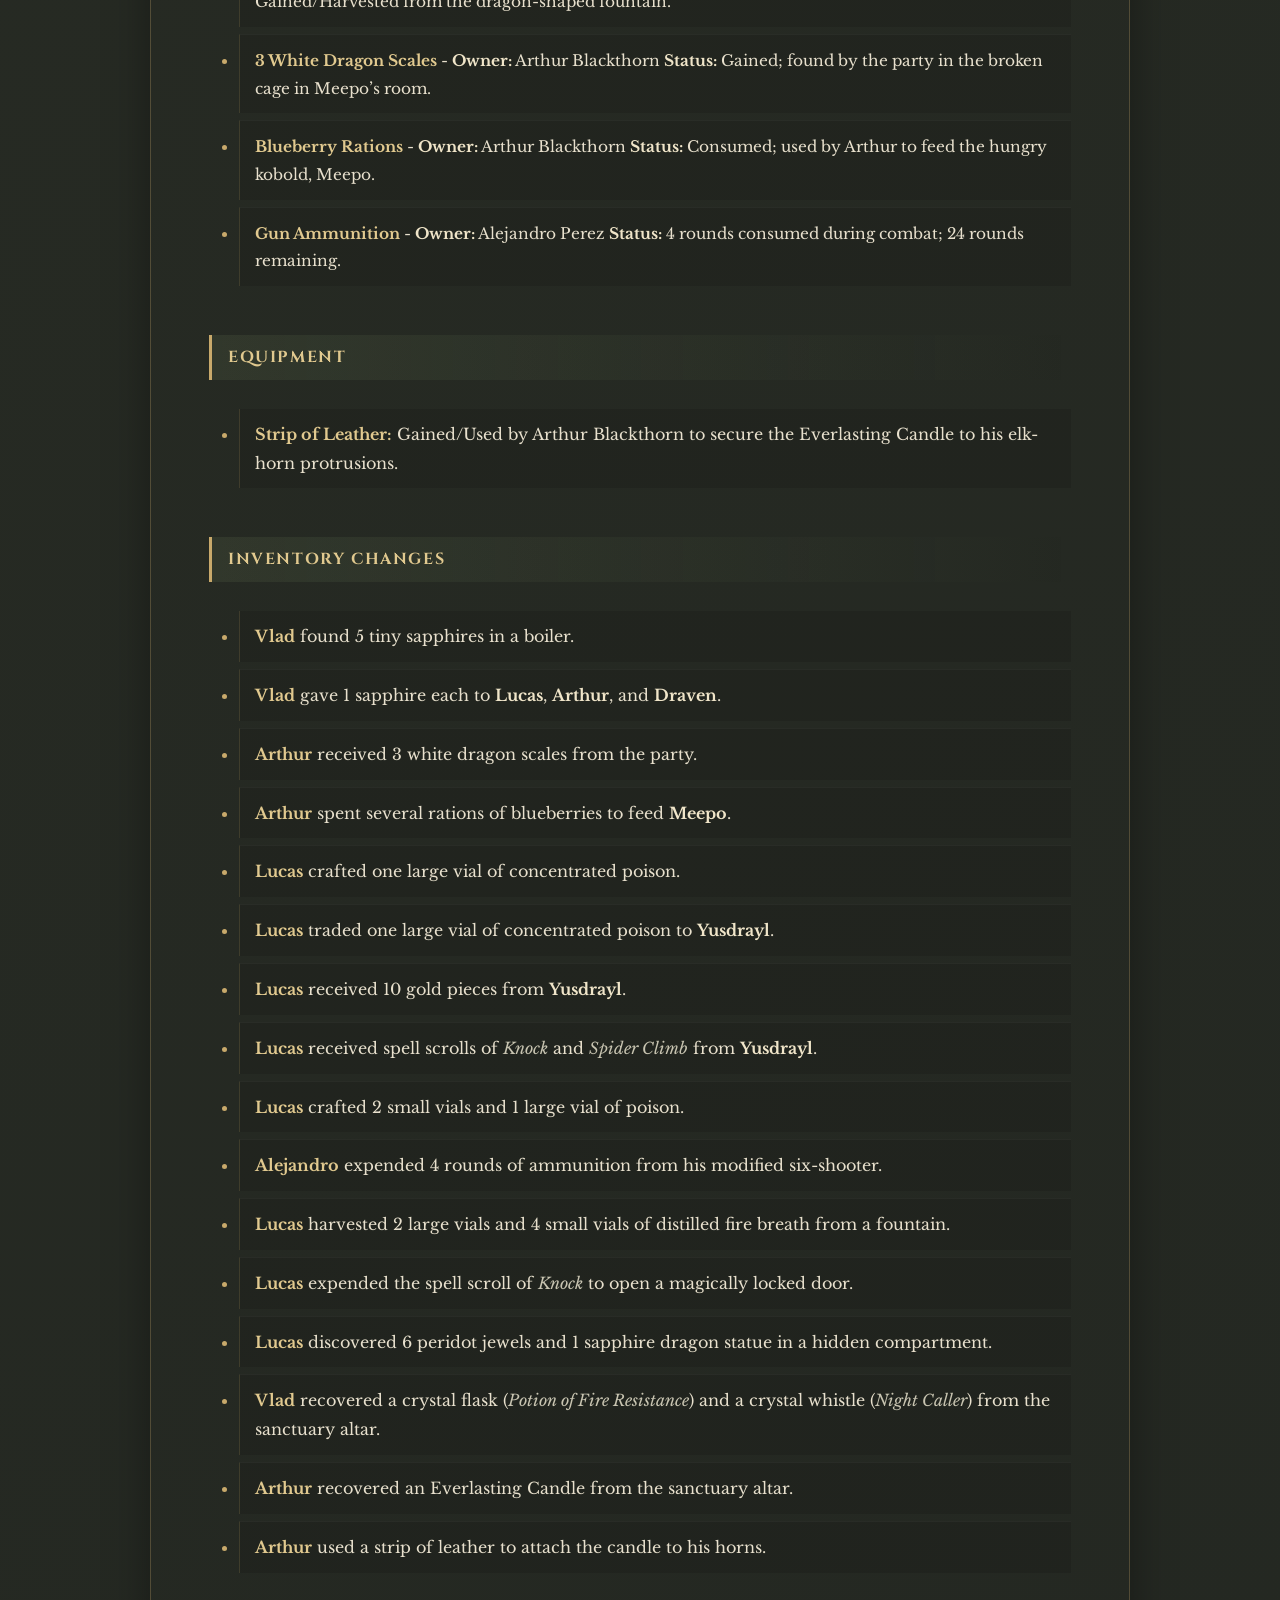
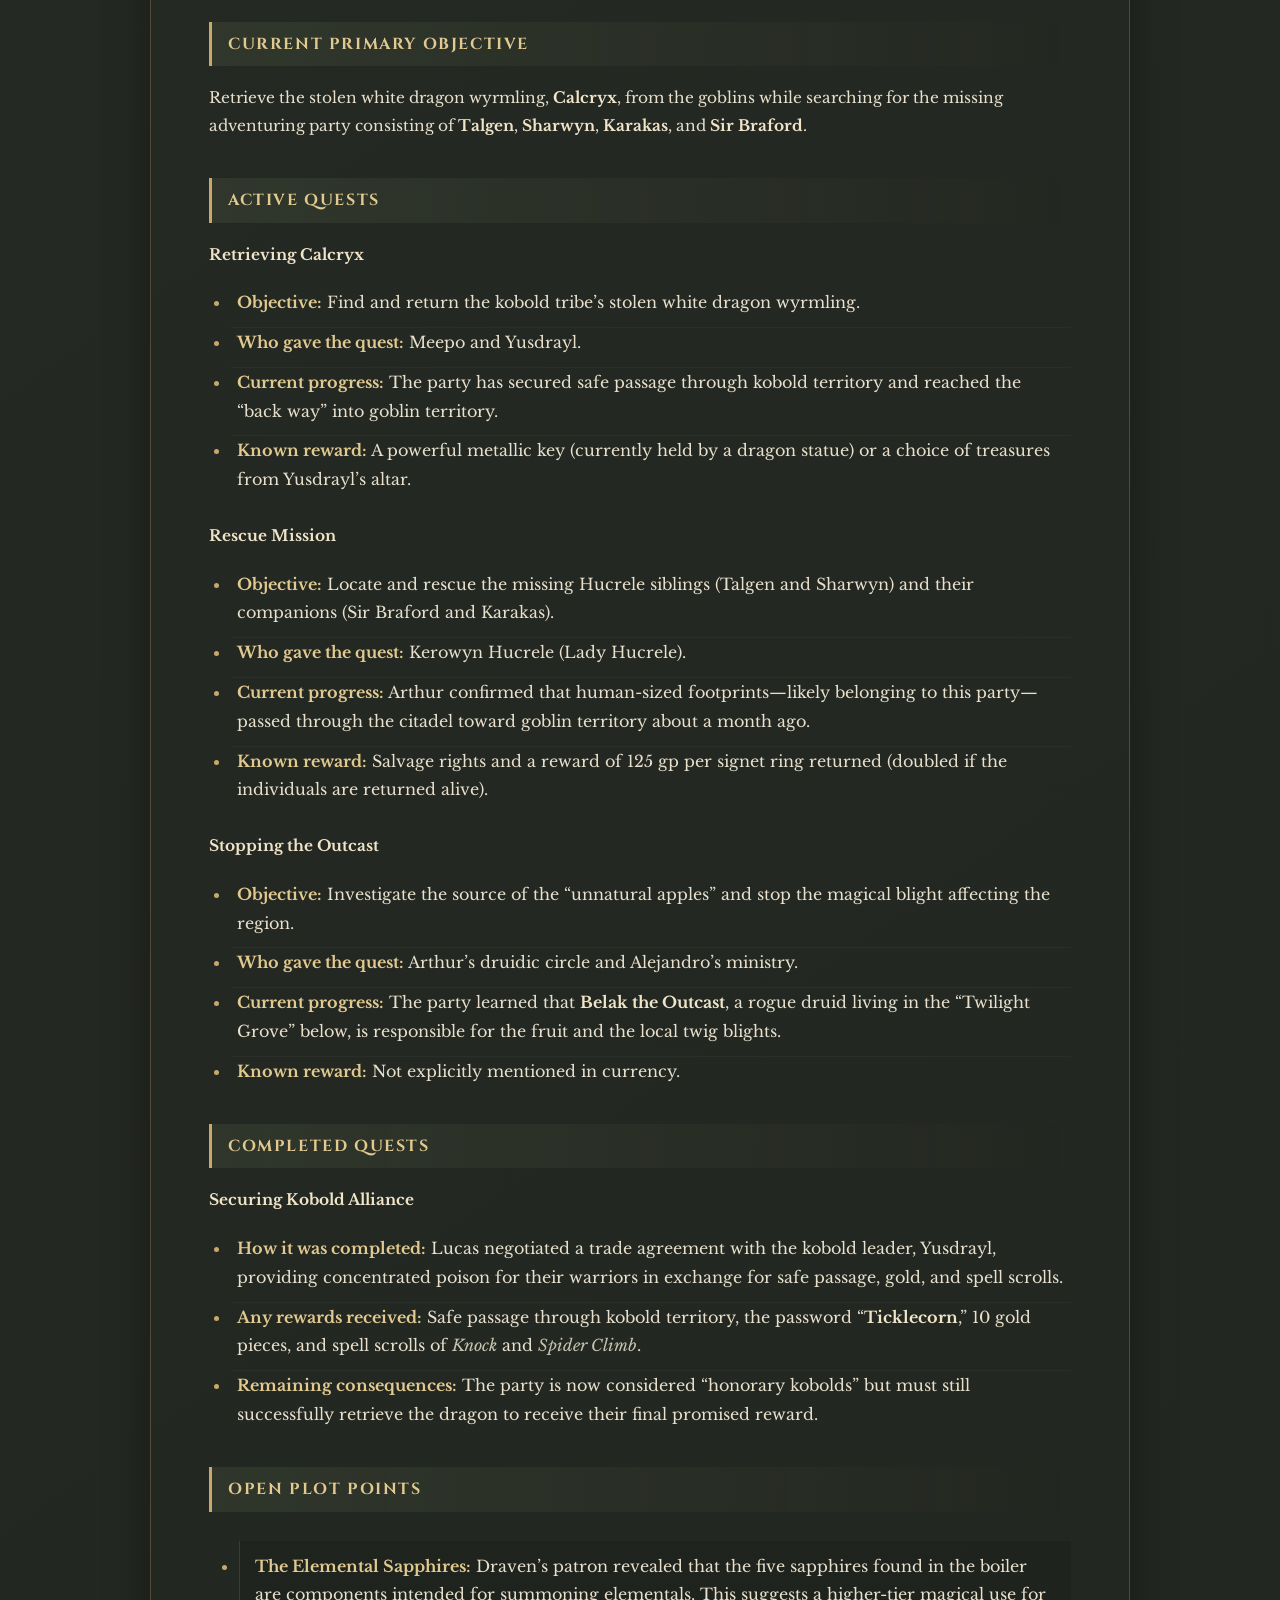
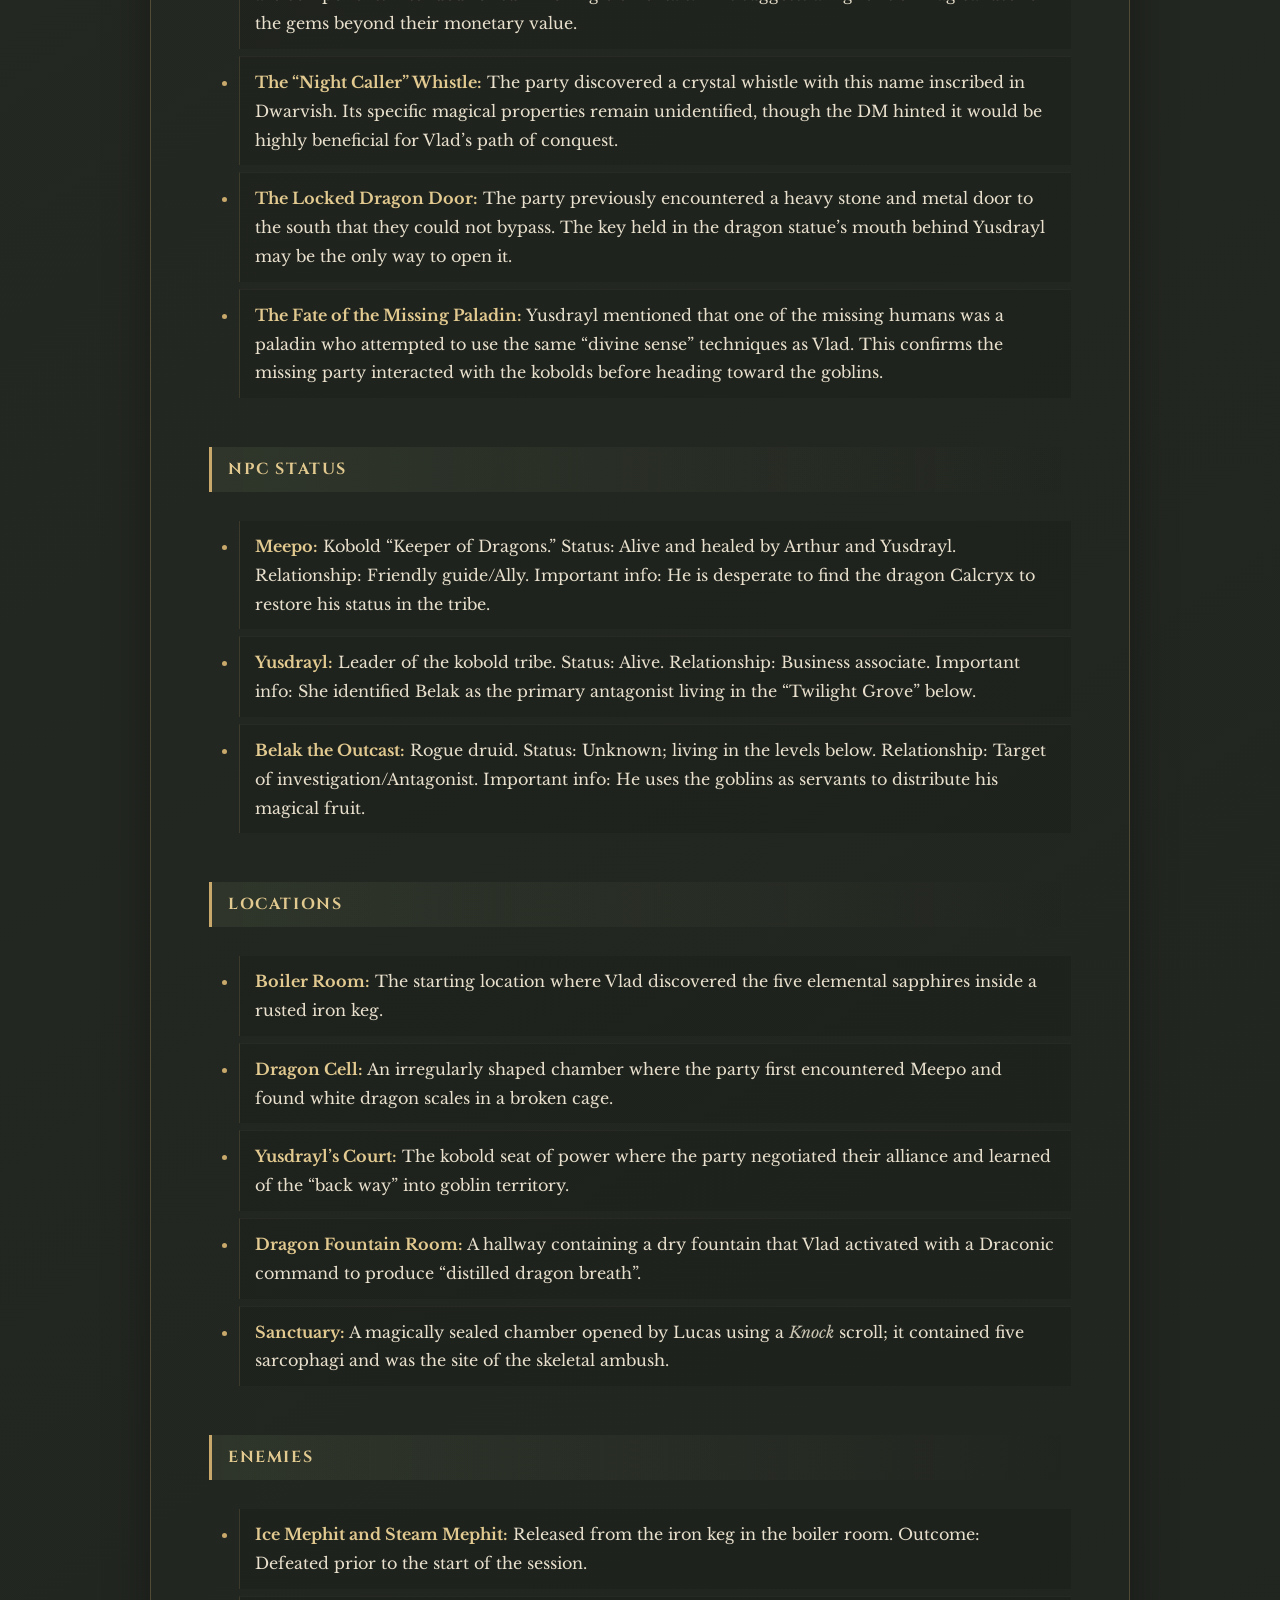
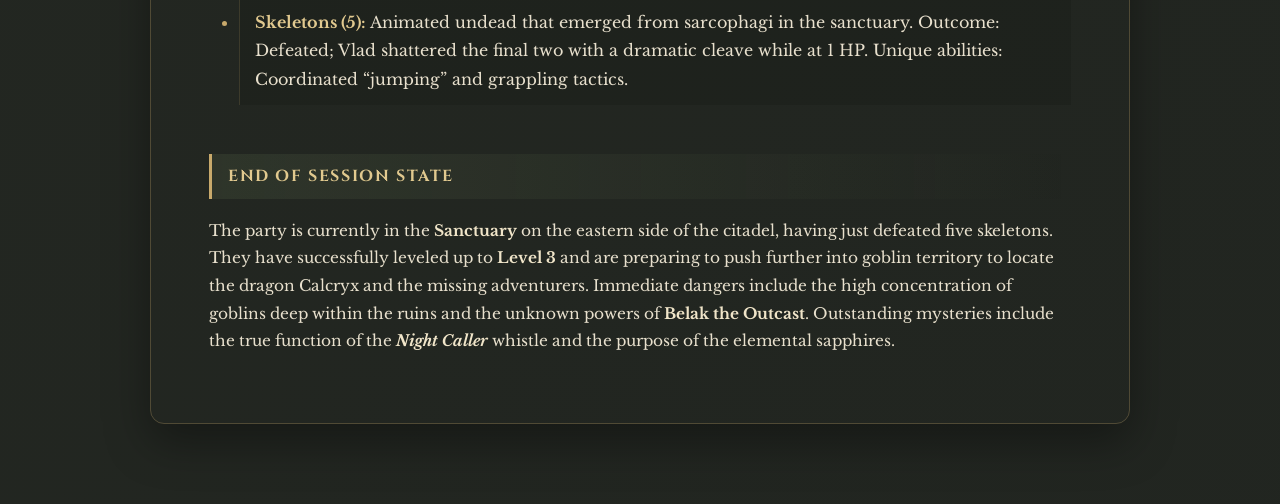
<file: campaigns/yawning-portal/session-003.html>
<!DOCTYPE html>
<html xmlns="http://www.w3.org/1999/xhtml">
<head>
  <meta charset="utf-8" />
  <meta name="generator" content="pandoc 3.10.2" />
  <meta name="viewport" content="width=device-width, initial-scale=1.0">
  <link rel="stylesheet" href="../../style.css">
  <title>Session 3</title>
</head>
<body>
<a class="back" href="index.html">← Back to Sessions</a>
<h2 id="summary"><strong>SUMMARY</strong></h2>
<p>Session 3 began with the party sorting through the aftermath of their
mephit skirmish in a steaming boiler room. While searching the area,
<strong>Vlad Laurent</strong> took an unceremonious tumble into a rusted
iron keg, only to find five tiny sapphires at the bottom. As the group
divided the gems, <strong>Draven Shadowveil’s</strong> patron whispered
a secret into his mind: these weren’t just coins, but components
intended for summoning elementals.</p>
<p>Pushing deeper into the ruins, <strong>Lucas Aedansbane</strong>
entered an irregularly shaped chamber where they discovered a
whimpering, scarred kobold named <strong>Meepo</strong>. Between sobs,
<strong>Meepo</strong> explained that he was the “Keeper of Dragons” and
that “wretched goblins” had stolen his charge—a white dragon wyrmling
named <strong>Calcryx</strong>. <strong>Arthur Blackthorn</strong>
quickly stepped in to provide medical aid, though he was careful to
clarify that his green-glowing magic was “not good berries”. Near a
shattered metallic cage, the party found three white dragon scales,
confirming the kobold’s story.</p>
<p>The party followed <strong>Meepo</strong> to the court of
<strong>Yusdrayl</strong>, a posh-accented kobold leader seated upon a
throne made of fallen masonry. <strong>Lucas</strong>, acting as the
group’s “man of business,” struck a lucrative deal with her: in exchange
for the party brewing poison for the kobold warriors, they were granted
10 gold pieces and two spell scrolls: <em>Knock</em> and <em>Spider
Climb</em>. <strong>Yusdrayl</strong> also provided a crucial lead on
<strong>Belak the Outcast</strong>, a rogue druid living in the
“Twilight Grove” below who uses the goblins as servants to distribute
his magical, unnatural fruit.</p>
<p>Eager to find the missing adventurers from Oakhurst, the group headed
for the “back door” to goblin territory. <strong>Arthur</strong> put his
druidic survival training to use, identifying human-sized footprints in
the dust that confirmed the party they were looking for had passed
through this way roughly a month ago. Along the passage, they found an
ornate, diving dragon fountain. By speaking the Draconic command “Let
there be fire,” <strong>Vlad</strong> coaxed the fountain into life,
releasing a glowing red liquid identified as “distilled dragon breath”.
<strong>Lucas</strong> carefully bottled the fluid into several vials to
serve as potent weapons for the trials ahead.</p>
<p>The adventurers eventually reached a magically locked door that
radiated a noticeable chill. Rather than solving the riddle inscribed on
the wood, <strong>Lucas</strong> simply used his new <em>Knock</em>
scroll to blow the way open. Inside was a silent sanctuary filled with
five sarcophagi and an obsidian altar. <strong>Vlad’s</strong> curiosity
got the better of him when he scratched a dragon carving on the altar,
causing five skeletons to lunge from their coffins.</p>
<p>The battle was far more desperate than the “cute” appearance of the
skeletons suggested. The undead managed to “jump” and grapple
<strong>Vlad</strong>, pinning him down and hammering him until he was
at death’s door with only one hit point remaining.
<strong>Arthur</strong> cracked skulls with a magically infused
quarterstaff, and <strong>Vlad</strong> ultimately ended the fight with
a dramatic, last-stand cleave that shattered the remaining
skeletons.</p>
<p>After the dust settled, the party turned the room upside down.
<strong>Lucas</strong> found a hidden compartment containing a sapphire
dragon statue and six peridot jewels. They also claimed a magical
crystal whistle inscribed with the name <em><strong>Night
Caller</strong></em> and an <em><strong>Everlasting
Candle</strong></em>. In a final stroke of druidic fashion,
<strong>Arthur</strong> tied the candle to his elk horns with a strip of
leather, ensuring the party had hands-free light for the dark journey
ahead. With their spirits high and pockets heavy, the party officially
advanced to level 3.</p>
<h4 id="currency-and-gemstones">CURRENCY AND GEMSTONES</h4>
<ul>
<li><p><strong>5 Tiny Sapphires</strong> • <strong>Owner:</strong> Vlad
Laurent (2), Lucas Aedansbane (1), Arthur Blackthorn (1), Draven
Shadowveil (1) • <strong>How it was obtained:</strong> Discovered by
<strong>Vlad</strong> at the bottom of a rusted iron keg (boiler). Each
is valued at 10 gp.</p></li>
<li><p><strong>10 Gold Pieces</strong> • <strong>Owner:</strong> Lucas
Aedansbane • <strong>How it was obtained:</strong> Received from the
kobold leader <strong>Yusdrayl</strong> in exchange for a large vial of
concentrated poison.</p></li>
<li><p><strong>6 Peridot Jewels</strong> • <strong>Owner:</strong>
Ownership uncertain (found by Lucas) • <strong>How it was
obtained:</strong> Recovered from a hidden compartment (DC 20) inside
the skeletal sanctuary. Each is valued at 5 gp.</p></li>
<li><p><strong>Sapphire Dragon Statue</strong> •
<strong>Owner:</strong> Ownership uncertain (found by Lucas) •
<strong>How it was obtained:</strong> Recovered from the hidden
compartment in the skeletal sanctuary.</p></li>
</ul>
<h4 id="magic-and-rare-items">MAGIC AND RARE ITEMS</h4>
<ul>
<li><p><strong>Spell Scroll of <em>Spider Climb</em></strong> -
<strong>Current owner:</strong> Lucas Aedansbane</p></li>
<li><p><strong>How it was obtained:</strong> Traded by
<strong>Yusdrayl</strong> to the party for concentrated poison.</p></li>
<li><p><strong>Purpose:</strong> Known; allows the caster to move along
walls and ceilings.</p></li>
<li><p><strong>Night Caller (Crystal Whistle)</strong> -
<strong>Current owner:</strong> Vlad Laurent</p></li>
<li><p><strong>How it was obtained:</strong> Found on the obsidian altar
in the skeletal sanctuary.</p></li>
<li><p><strong>Purpose:</strong> Partially known; the name is inscribed
in Dwarvish, but its magical effect was not identified during this
session.</p></li>
<li><p><strong>Everlasting Candle</strong> - <strong>Current
owner:</strong> Arthur Blackthorn</p></li>
<li><p><strong>How it was obtained:</strong> Found on the obsidian altar
in the skeletal sanctuary.</p></li>
<li><p><strong>Purpose:</strong> Known; it is a candle of continuous
flame that cannot be extinguished.</p></li>
<li><p><strong>Potion of Fire Resistance</strong> - <strong>Current
owner:</strong> Vlad Laurent</p></li>
<li><p><strong>How it was obtained:</strong> Found in a crystal flask on
the sanctuary altar.</p></li>
<li><p><strong>Purpose:</strong> Known; grants resistance to fire
damage.</p></li>
</ul>
<h4 id="consumables">CONSUMABLES</h4>
<ul>
<li><p><strong>Spell Scroll of <em>Knock</em></strong> -
<strong>Owner:</strong> Lucas Aedansbane <strong>Status:</strong>
Consumed/used to open the magically sealed sanctuary door.</p></li>
<li><p><strong>Large Vial of Concentrated Poison</strong> -
<strong>Owner:</strong> Lucas Aedansbane <strong>Status:</strong>
Crafted by Lucas and traded to Yusdrayl for currency and scrolls.</p></li>
<li><p><strong>2 Small Vials of Poison</strong> -
<strong>Owner:</strong> Lucas Aedansbane <strong>Status:</strong>
Gained/Crafted while preparing to enter goblin territory.</p></li>
<li><p><strong>1 Additional Large Vial of Poison</strong> -
<strong>Owner:</strong> Lucas Aedansbane <strong>Status:</strong>
Gained/Crafted by Lucas.</p></li>
<li><p><strong>2 Large Vials of “Distilled Fire Breath” (Potions of Fire
Breath)</strong> - <strong>Owner:</strong> Lucas Aedansbane
<strong>Status:</strong> Gained/Harvested from the dragon-shaped
fountain.</p></li>
<li><p><strong>4 Small Vials of “Distilled Fire Breath” (Potions of Fire
Breath)</strong> - <strong>Owner:</strong> Lucas Aedansbane
<strong>Status:</strong> Gained/Harvested from the dragon-shaped
fountain.</p></li>
<li><p><strong>3 White Dragon Scales</strong> - <strong>Owner:</strong>
Arthur Blackthorn <strong>Status:</strong> Gained; found by the party in
the broken cage in Meepo’s room.</p></li>
<li><p><strong>Blueberry Rations</strong> - <strong>Owner:</strong>
Arthur Blackthorn <strong>Status:</strong> Consumed; used by Arthur to
feed the hungry kobold, Meepo.</p></li>
<li><p><strong>Gun Ammunition</strong> - <strong>Owner:</strong>
Alejandro Perez <strong>Status:</strong> 4 rounds consumed during
combat; 24 rounds remaining.</p></li>
</ul>
<h4 id="equipment">EQUIPMENT</h4>
<ul>
<li><strong>Strip of Leather:</strong> Gained/Used by Arthur Blackthorn
to secure the Everlasting Candle to his elk-horn protrusions.</li>
</ul>
<h4 id="inventory-changes">INVENTORY CHANGES</h4>
<ul>
<li><strong>Vlad</strong> found 5 tiny sapphires in a boiler.</li>
<li><strong>Vlad</strong> gave 1 sapphire each to
<strong>Lucas</strong>, <strong>Arthur</strong>, and
<strong>Draven</strong>.</li>
<li><strong>Arthur</strong> received 3 white dragon scales from the
party.</li>
<li><strong>Arthur</strong> spent several rations of blueberries to feed
<strong>Meepo</strong>.</li>
<li><strong>Lucas</strong> crafted one large vial of concentrated
poison.</li>
<li><strong>Lucas</strong> traded one large vial of concentrated poison
to <strong>Yusdrayl</strong>.</li>
<li><strong>Lucas</strong> received 10 gold pieces from
<strong>Yusdrayl</strong>.</li>
<li><strong>Lucas</strong> received spell scrolls of <em>Knock</em> and
<em>Spider Climb</em> from <strong>Yusdrayl</strong>.</li>
<li><strong>Lucas</strong> crafted 2 small vials and 1 large vial of
poison.</li>
<li><strong>Alejandro</strong> expended 4 rounds of ammunition from his
modified six-shooter.</li>
<li><strong>Lucas</strong> harvested 2 large vials and 4 small vials of
distilled fire breath from a fountain.</li>
<li><strong>Lucas</strong> expended the spell scroll of <em>Knock</em>
to open a magically locked door.</li>
<li><strong>Lucas</strong> discovered 6 peridot jewels and 1 sapphire
dragon statue in a hidden compartment.</li>
<li><strong>Vlad</strong> recovered a crystal flask (<em>Potion of Fire
Resistance</em>) and a crystal whistle (<em>Night Caller</em>) from the
sanctuary altar.</li>
<li><strong>Arthur</strong> recovered an Everlasting Candle from the
sanctuary altar.</li>
<li><strong>Arthur</strong> used a strip of leather to attach the candle
to his horns.</li>
</ul>
<h4 id="current-primary-objective">CURRENT PRIMARY OBJECTIVE</h4>
<p>Retrieve the stolen white dragon wyrmling, <strong>Calcryx</strong>,
from the goblins while searching for the missing adventuring party
consisting of <strong>Talgen</strong>, <strong>Sharwyn</strong>,
<strong>Karakas</strong>, and <strong>Sir Braford</strong>.</p>
<h4 id="active-quests">ACTIVE QUESTS</h4>
<p><strong>Retrieving Calcryx</strong></p>
<ul>
<li><strong>Objective:</strong> Find and return the kobold tribe’s
stolen white dragon wyrmling.</li>
<li><strong>Who gave the quest:</strong> Meepo and Yusdrayl.</li>
<li><strong>Current progress:</strong> The party has secured safe
passage through kobold territory and reached the “back way” into goblin
territory.</li>
<li><strong>Known reward:</strong> A powerful metallic key (currently
held by a dragon statue) or a choice of treasures from Yusdrayl’s
altar.</li>
</ul>
<p><strong>Rescue Mission</strong></p>
<ul>
<li><strong>Objective:</strong> Locate and rescue the missing Hucrele
siblings (Talgen and Sharwyn) and their companions (Sir Braford and
Karakas).</li>
<li><strong>Who gave the quest:</strong> Kerowyn Hucrele (Lady
Hucrele).</li>
<li><strong>Current progress:</strong> Arthur confirmed that human-sized
footprints—likely belonging to this party—passed through the citadel
toward goblin territory about a month ago.</li>
<li><strong>Known reward:</strong> Salvage rights and a reward of 125 gp
per signet ring returned (doubled if the individuals are returned
alive).</li>
</ul>
<p><strong>Stopping the Outcast</strong></p>
<ul>
<li><strong>Objective:</strong> Investigate the source of the “unnatural
apples” and stop the magical blight affecting the region.</li>
<li><strong>Who gave the quest:</strong> Arthur’s druidic circle and
Alejandro’s ministry.</li>
<li><strong>Current progress:</strong> The party learned that
<strong>Belak the Outcast</strong>, a rogue druid living in the
“Twilight Grove” below, is responsible for the fruit and the local twig
blights.</li>
<li><strong>Known reward:</strong> Not explicitly mentioned in
currency.</li>
</ul>
<h4 id="completed-quests">COMPLETED QUESTS</h4>
<p><strong>Securing Kobold Alliance</strong></p>
<ul>
<li><strong>How it was completed:</strong> Lucas negotiated a trade
agreement with the kobold leader, Yusdrayl, providing concentrated
poison for their warriors in exchange for safe passage, gold, and spell
scrolls.</li>
<li><strong>Any rewards received:</strong> Safe passage through kobold
territory, the password “<strong>Ticklecorn</strong>,” 10 gold pieces,
and spell scrolls of <em>Knock</em> and <em>Spider Climb</em>.</li>
<li><strong>Remaining consequences:</strong> The party is now considered
“honorary kobolds” but must still successfully retrieve the dragon to
receive their final promised reward.</li>
</ul>
<h4 id="open-plot-points">OPEN PLOT POINTS</h4>
<ul>
<li><strong>The Elemental Sapphires:</strong> Draven’s patron revealed
that the five sapphires found in the boiler are components intended for
summoning elementals. This suggests a higher-tier magical use for the
gems beyond their monetary value.</li>
<li><strong>The “Night Caller” Whistle:</strong> The party discovered a
crystal whistle with this name inscribed in Dwarvish. Its specific
magical properties remain unidentified, though the DM hinted it would be
highly beneficial for Vlad’s path of conquest.</li>
<li><strong>The Locked Dragon Door:</strong> The party previously
encountered a heavy stone and metal door to the south that they could
not bypass. The key held in the dragon statue’s mouth behind Yusdrayl
may be the only way to open it.</li>
<li><strong>The Fate of the Missing Paladin:</strong> Yusdrayl mentioned
that one of the missing humans was a paladin who attempted to use the
same “divine sense” techniques as Vlad. This confirms the missing party
interacted with the kobolds before heading toward the goblins.</li>
</ul>
<h4 id="npc-status">NPC STATUS</h4>
<ul>
<li><strong>Meepo:</strong> Kobold “Keeper of Dragons.” Status:
Alive and healed by Arthur and Yusdrayl. Relationship: Friendly
guide/Ally. Important info: He is desperate to find the dragon Calcryx
to restore his status in the tribe.</li>
<li><strong>Yusdrayl:</strong> Leader of the kobold tribe. Status:
Alive. Relationship: Business associate. Important info: She identified
Belak as the primary antagonist living in the “Twilight Grove”
below.</li>
<li><strong>Belak the Outcast:</strong> Rogue druid. Status: Unknown;
living in the levels below. Relationship: Target of
investigation/Antagonist. Important info: He uses the goblins as
servants to distribute his magical fruit.</li>
</ul>
<h4 id="locations">LOCATIONS</h4>
<ul>
<li><strong>Boiler Room:</strong> The starting location where Vlad
discovered the five elemental sapphires inside a rusted iron keg.</li>
<li><strong>Dragon Cell:</strong> An irregularly shaped chamber where
the party first encountered Meepo and found white dragon scales in a
broken cage.</li>
<li><strong>Yusdrayl’s Court:</strong> The kobold seat of power where
the party negotiated their alliance and learned of the “back way” into
goblin territory.</li>
<li><strong>Dragon Fountain Room:</strong> A hallway containing a dry
fountain that Vlad activated with a Draconic command to produce
“distilled dragon breath”.</li>
<li><strong>Sanctuary:</strong> A magically sealed chamber opened by
Lucas using a <em>Knock</em> scroll; it contained five sarcophagi and
was the site of the skeletal ambush.</li>
</ul>
<h4 id="enemies">ENEMIES</h4>
<ul>
<li><strong>Ice Mephit and Steam Mephit:</strong> Released from the iron
keg in the boiler room. Outcome: Defeated prior to the start of the
session.</li>
<li><strong>Skeletons (5):</strong> Animated undead that emerged from
sarcophagi in the sanctuary. Outcome: Defeated; Vlad shattered the final
two with a dramatic cleave while at 1 HP. Unique abilities: Coordinated
“jumping” and grappling tactics.</li>
</ul>
<h4 id="end-of-session-state">END OF SESSION STATE</h4>
<p>The party is currently in the <strong>Sanctuary</strong> on the
eastern side of the citadel, having just defeated five skeletons. They
have successfully leveled up to <strong>Level 3</strong> and are
preparing to push further into goblin territory to locate the dragon
Calcryx and the missing adventurers. Immediate dangers include the high
concentration of goblins deep within the ruins and the unknown powers of
<strong>Belak the Outcast</strong>. Outstanding mysteries include the
true function of the <em><strong>Night Caller</strong></em> whistle and
the purpose of the elemental sapphires.</p>
</body>
</html>
</file>
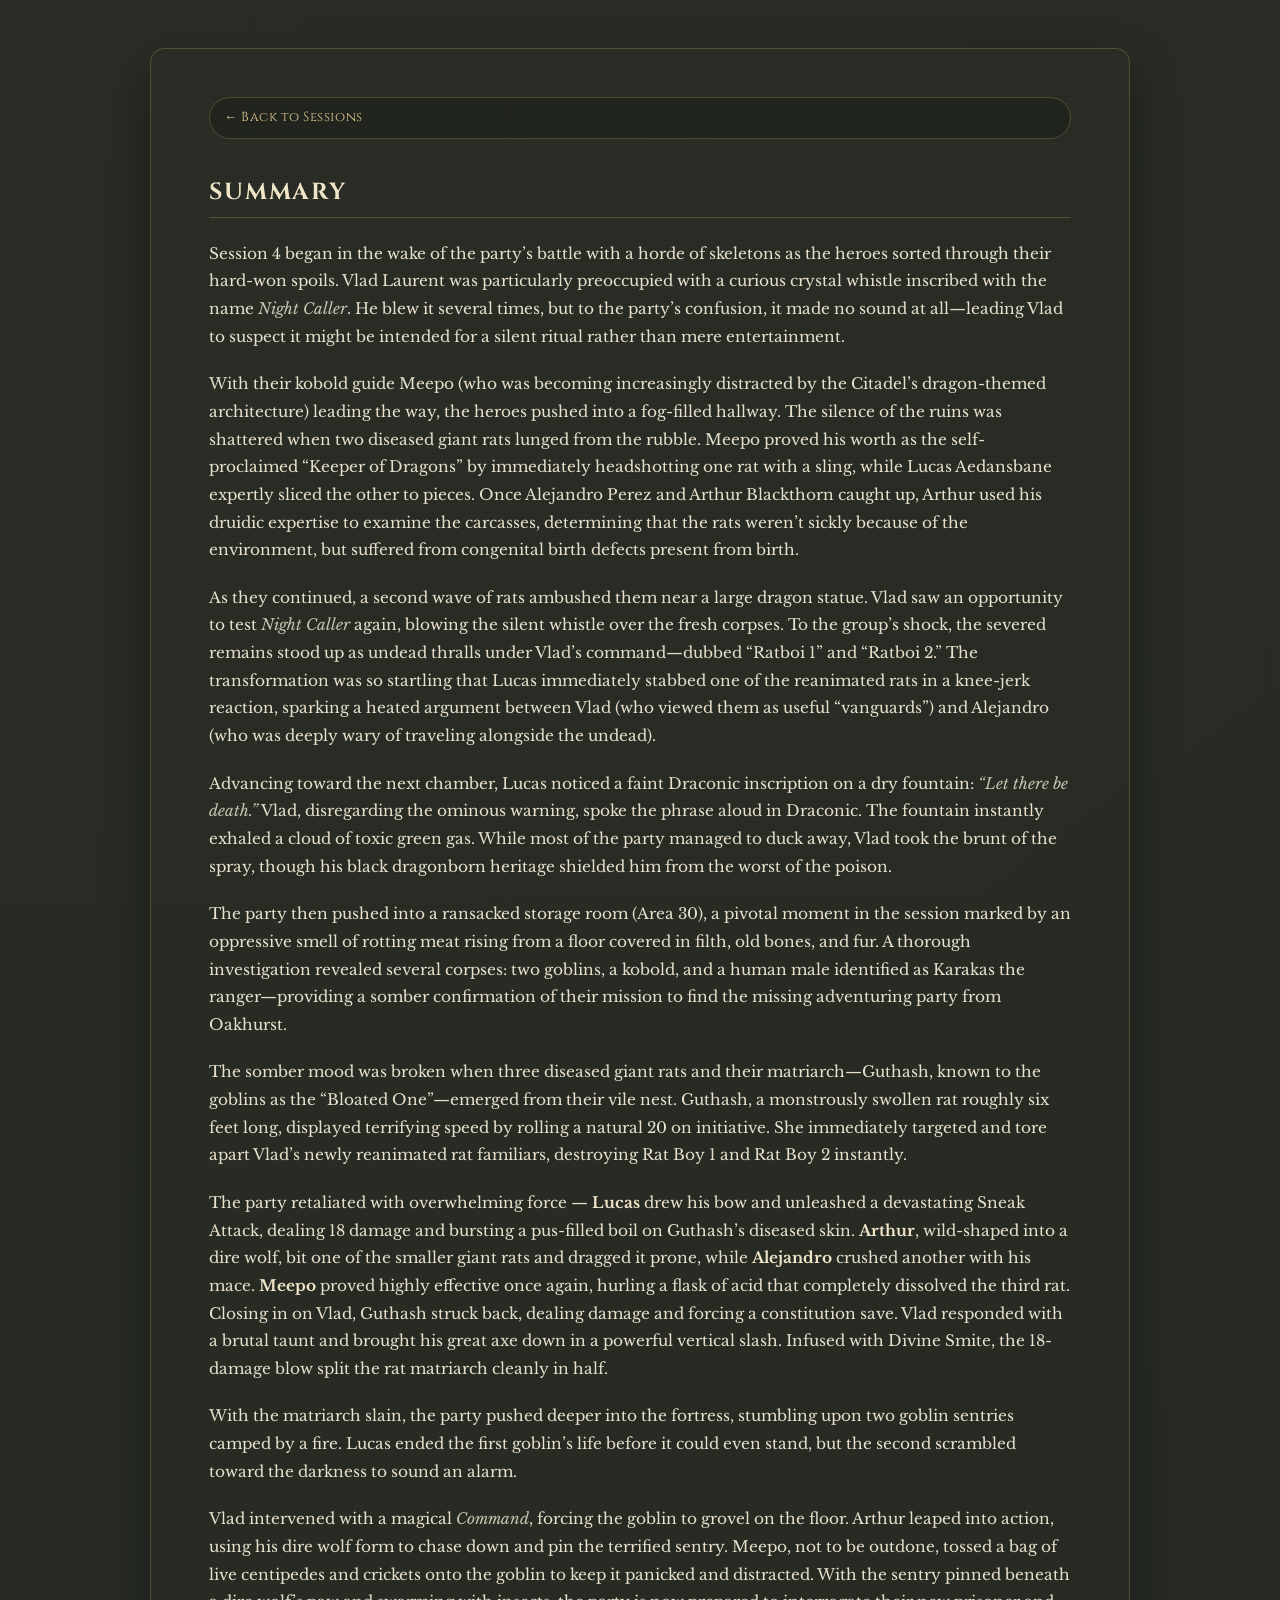
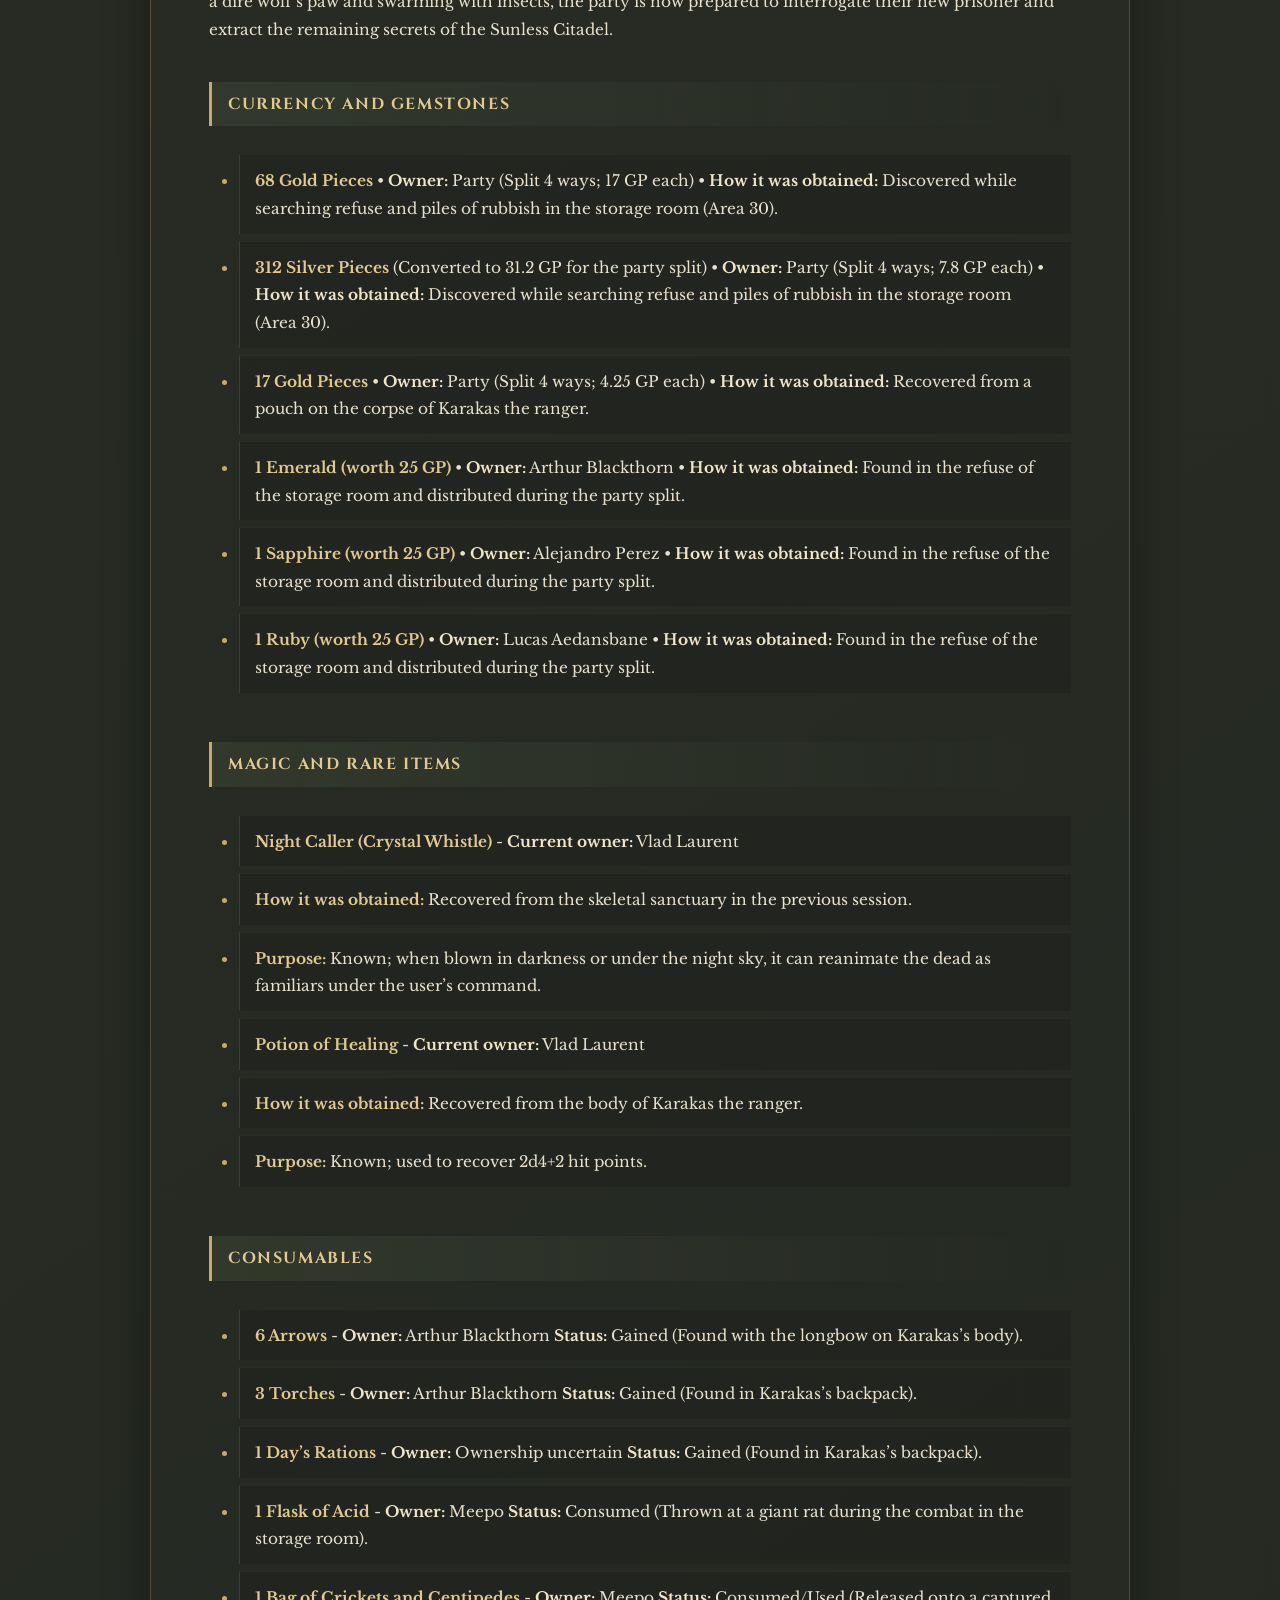
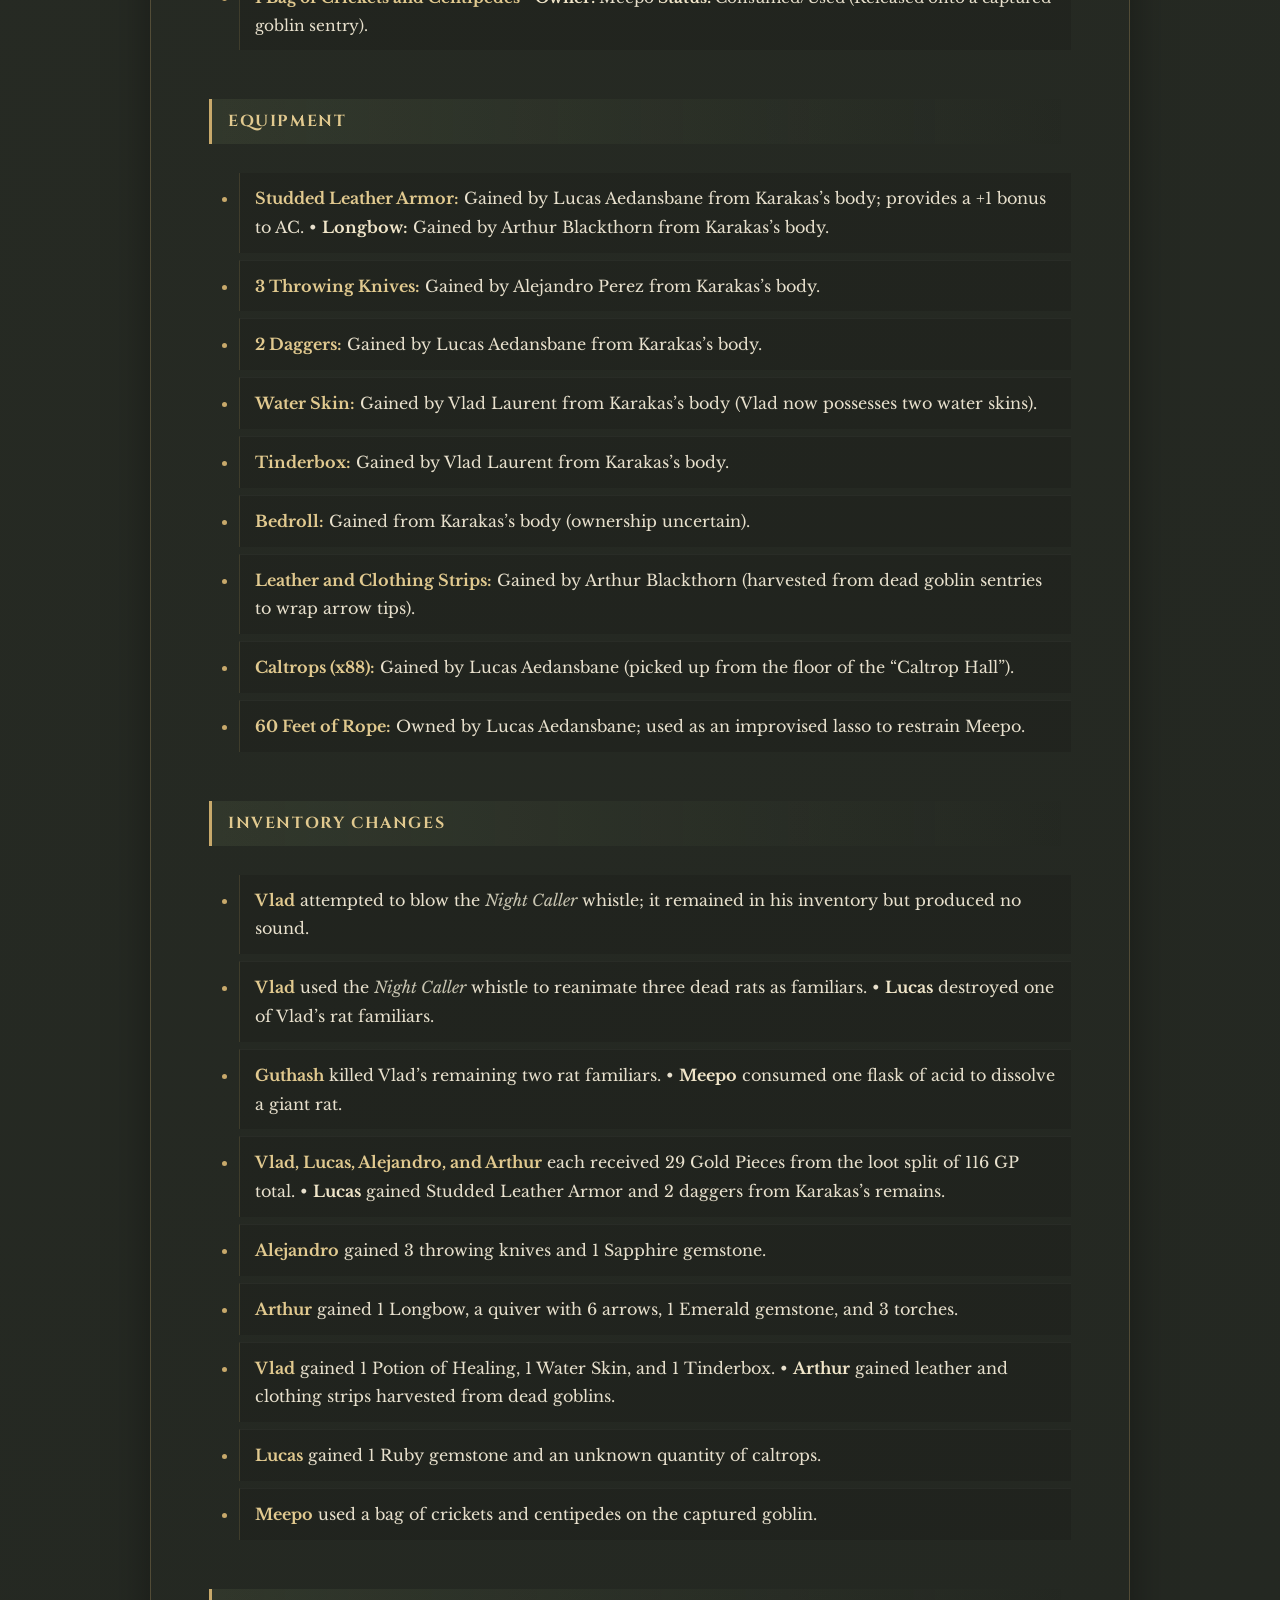
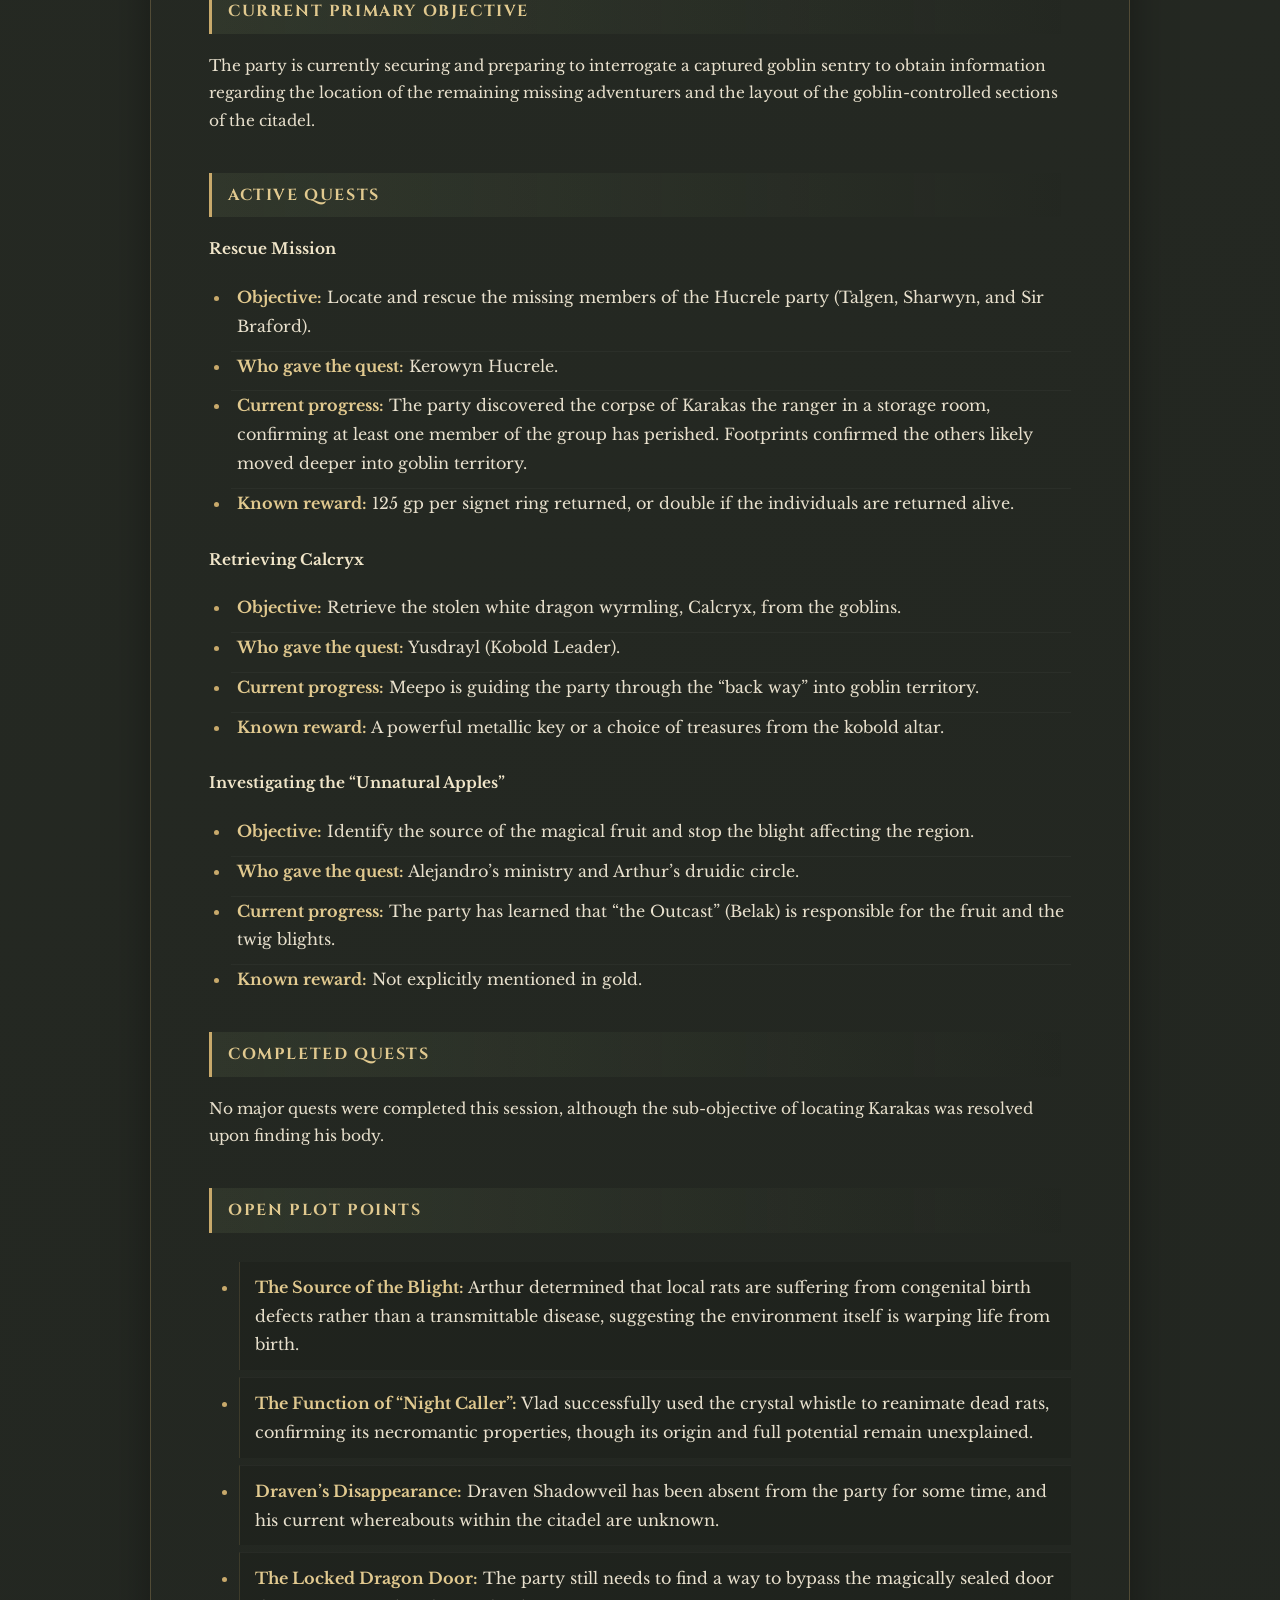
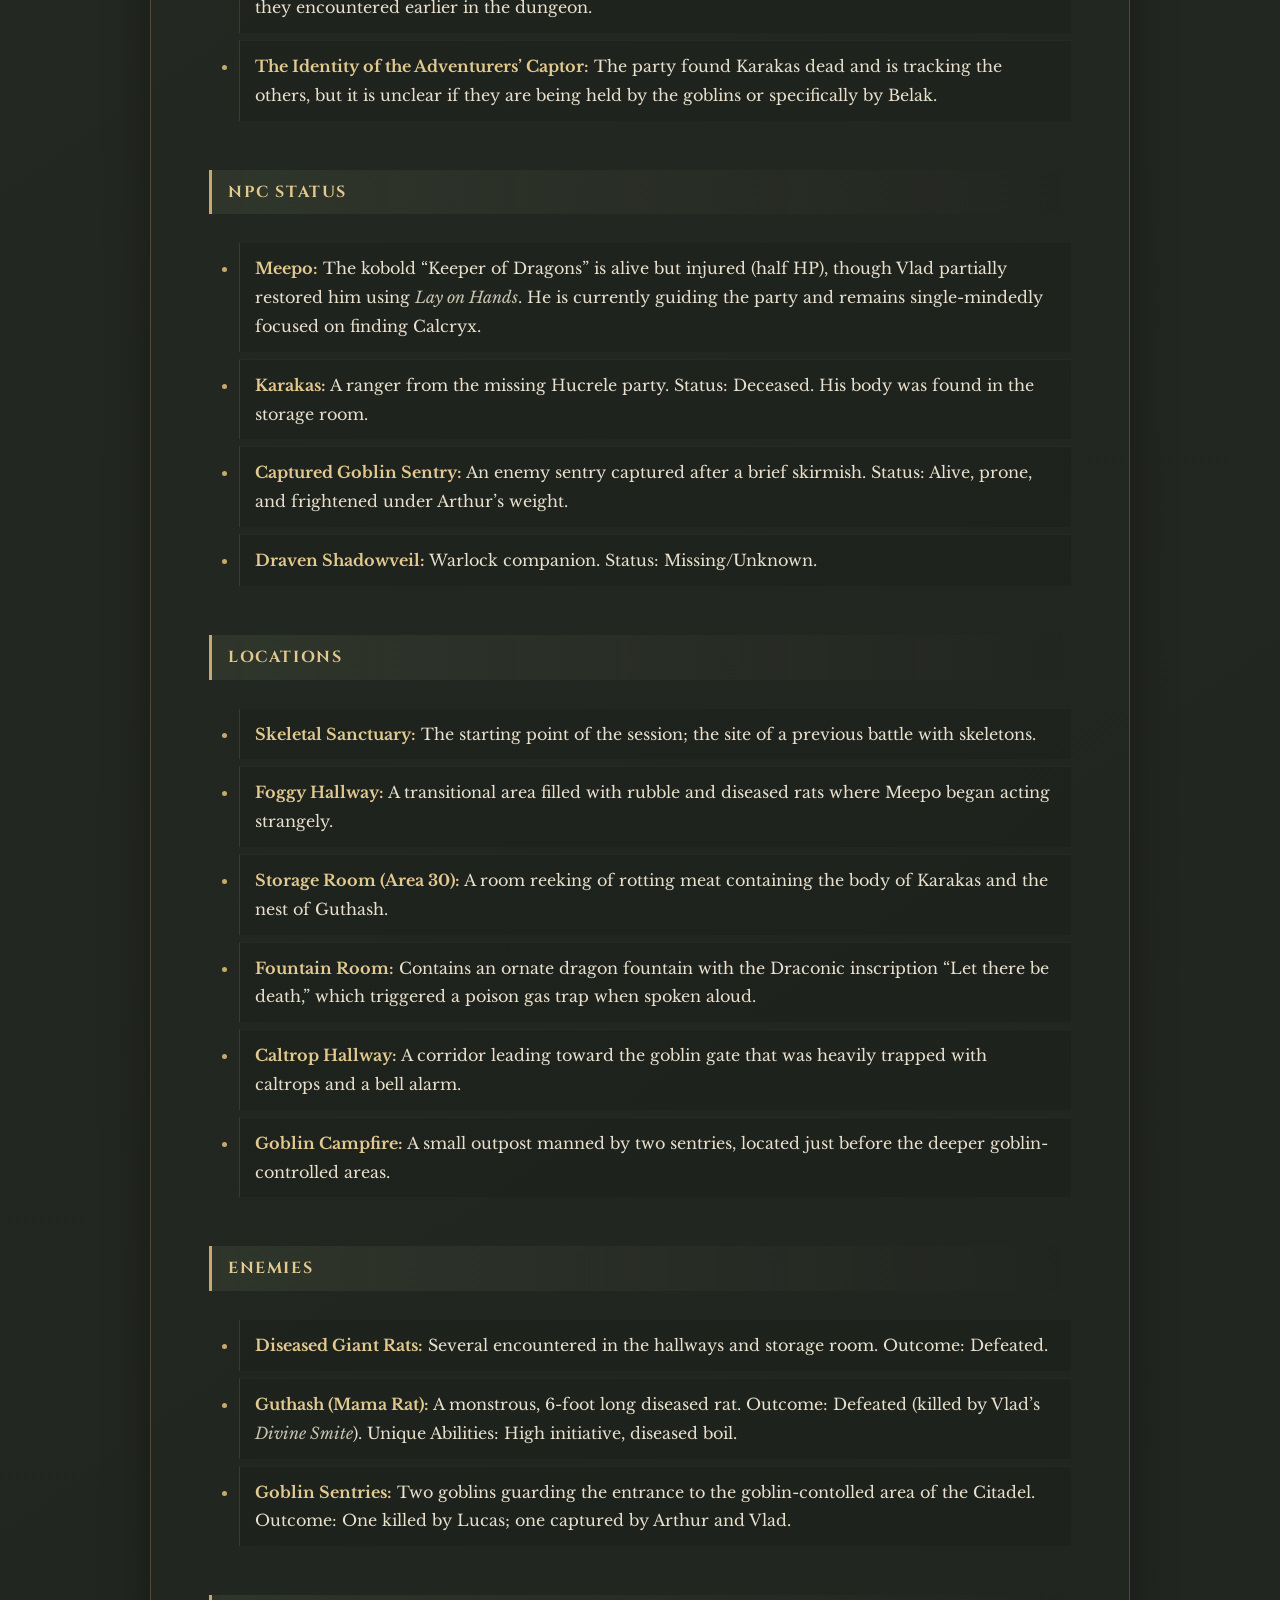
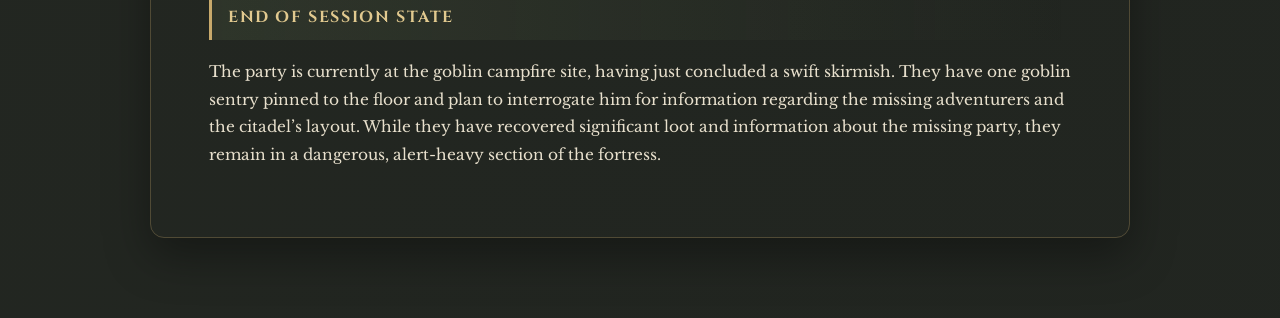
<file: campaigns/yawning-portal/session-004.html>
<!DOCTYPE html>
<html xmlns="http://www.w3.org/1999/xhtml">
<head>
  <meta charset="utf-8" />
  <meta name="generator" content="pandoc 3.10.2" />
  <meta name="viewport" content="width=device-width, initial-scale=1.0">
  <link rel="stylesheet" href="../../style.css">
  <title>Session 4</title>
</head>
<body>
<a class="back" href="index.html">← Back to Sessions</a>
<h2 id="summary"><strong>SUMMARY</strong></h2>
<p>Session 4 began in the wake of the party’s battle with a horde of
skeletons as the heroes sorted through their hard-won spoils. Vlad
Laurent was particularly preoccupied with a curious crystal whistle
inscribed with the name <em>Night Caller</em>. He blew it several times,
but to the party’s confusion, it made no sound at all—leading Vlad to
suspect it might be intended for a silent ritual rather than mere
entertainment.</p>
<p>With their kobold guide Meepo (who was becoming increasingly
distracted by the Citadel’s dragon-themed architecture) leading the way,
the heroes pushed into a fog-filled hallway. The silence of the ruins
was shattered when two diseased giant rats lunged from the rubble. Meepo
proved his worth as the self-proclaimed “Keeper of Dragons” by
immediately headshotting one rat with a sling, while Lucas Aedansbane
expertly sliced the other to pieces. Once Alejandro Perez and Arthur
Blackthorn caught up, Arthur used his druidic expertise to examine the
carcasses, determining that the rats weren’t sickly because of the
environment, but suffered from congenital birth defects present from
birth.</p>
<p>As they continued, a second wave of rats ambushed them near a large
dragon statue. Vlad saw an opportunity to test <em>Night Caller</em>
again, blowing the silent whistle over the fresh corpses. To the group’s
shock, the severed remains stood up as undead thralls under Vlad’s
command—dubbed “Ratboi 1” and “Ratboi 2.” The transformation was so
startling that Lucas immediately stabbed one of the reanimated rats in a
knee-jerk reaction, sparking a heated argument between Vlad (who viewed
them as useful “vanguards”) and Alejandro (who was deeply wary of
traveling alongside the undead).</p>
<p>Advancing toward the next chamber, Lucas noticed a faint Draconic
inscription on a dry fountain: <em>“Let there be death.”</em> Vlad,
disregarding the ominous warning, spoke the phrase aloud in Draconic.
The fountain instantly exhaled a cloud of toxic green gas. While most of
the party managed to duck away, Vlad took the brunt of the spray, though
his black dragonborn heritage shielded him from the worst of the
poison.</p>
<p>The party then pushed into a ransacked storage room (Area 30), a
pivotal moment in the session marked by an oppressive smell of rotting
meat rising from a floor covered in filth, old bones, and fur. A
thorough investigation revealed several corpses: two goblins, a kobold,
and a human male identified as Karakas the ranger—providing a somber
confirmation of their mission to find the missing adventuring party from
Oakhurst.</p>
<p>The somber mood was broken when three diseased giant rats and their
matriarch—Guthash, known to the goblins as the “Bloated One”—emerged
from their vile nest. Guthash, a monstrously swollen rat roughly six
feet long, displayed terrifying speed by rolling a natural 20 on
initiative. She immediately targeted and tore apart Vlad’s newly
reanimated rat familiars, destroying Rat Boy 1 and Rat Boy 2
instantly.</p>
<p>The party retaliated with overwhelming force — <strong>Lucas</strong>
drew his bow and unleashed a devastating Sneak Attack, dealing 18 damage
and bursting a pus-filled boil on Guthash’s diseased skin.
<strong>Arthur</strong>, wild-shaped into a dire wolf, bit one of the
smaller giant rats and dragged it prone, while
<strong>Alejandro</strong> crushed another with his mace.
<strong>Meepo</strong> proved highly effective once again, hurling a
flask of acid that completely dissolved the third rat. Closing in on
Vlad, Guthash struck back, dealing damage and forcing a constitution
save. Vlad responded with a brutal taunt and brought his great axe down
in a powerful vertical slash. Infused with Divine Smite, the 18-damage
blow split the rat matriarch cleanly in half.</p>
<p>With the matriarch slain, the party pushed deeper into the fortress,
stumbling upon two goblin sentries camped by a fire. Lucas ended the
first goblin’s life before it could even stand, but the second scrambled
toward the darkness to sound an alarm.</p>
<p>Vlad intervened with a magical <em>Command</em>, forcing the goblin
to grovel on the floor. Arthur leaped into action, using his dire wolf
form to chase down and pin the terrified sentry. Meepo, not to be
outdone, tossed a bag of live centipedes and crickets onto the goblin to
keep it panicked and distracted. With the sentry pinned beneath a dire
wolf’s paw and swarming with insects, the party is now prepared to
interrogate their new prisoner and extract the remaining secrets of the
Sunless Citadel.</p>
<h4 id="currency-and-gemstones">CURRENCY AND GEMSTONES</h4>
<ul>
<li><p><strong>68 Gold Pieces</strong> • <strong>Owner:</strong> Party
(Split 4 ways; 17 GP each) • <strong>How it was obtained:</strong>
Discovered while searching refuse and piles of rubbish in the storage
room (Area 30).</p></li>
<li><p><strong>312 Silver Pieces</strong> (Converted to 31.2 GP for the
party split) • <strong>Owner:</strong> Party (Split 4 ways; 7.8 GP each)
• <strong>How it was obtained:</strong> Discovered while searching
refuse and piles of rubbish in the storage room (Area 30).</p></li>
<li><p><strong>17 Gold Pieces</strong> • <strong>Owner:</strong> Party
(Split 4 ways; 4.25 GP each) • <strong>How it was obtained:</strong>
Recovered from a pouch on the corpse of Karakas the ranger.</p></li>
<li><p><strong>1 Emerald (worth 25 GP)</strong> •
<strong>Owner:</strong> Arthur Blackthorn • <strong>How it was
obtained:</strong> Found in the refuse of the storage room and
distributed during the party split.</p></li>
<li><p><strong>1 Sapphire (worth 25 GP)</strong> •
<strong>Owner:</strong> Alejandro Perez • <strong>How it was
obtained:</strong> Found in the refuse of the storage room and
distributed during the party split.</p></li>
<li><p><strong>1 Ruby (worth 25 GP)</strong> • <strong>Owner:</strong>
Lucas Aedansbane • <strong>How it was obtained:</strong> Found in the
refuse of the storage room and distributed during the party
split.</p></li>
</ul>
<h4 id="magic-and-rare-items">MAGIC AND RARE ITEMS</h4>
<ul>
<li><p><strong>Night Caller (Crystal Whistle)</strong> - <strong>Current
owner:</strong> Vlad Laurent</p></li>
<li><p><strong>How it was obtained:</strong> Recovered from the skeletal
sanctuary in the previous session.</p></li>
<li><p><strong>Purpose:</strong> Known; when blown in darkness or under
the night sky, it can reanimate the dead as familiars under the user’s
command.</p></li>
<li><p><strong>Potion of Healing</strong> - <strong>Current
owner:</strong> Vlad Laurent</p></li>
<li><p><strong>How it was obtained:</strong> Recovered from the body of
Karakas the ranger.</p></li>
<li><p><strong>Purpose:</strong> Known; used to recover 2d4+2 hit
points.</p></li>
</ul>
<h4 id="consumables">CONSUMABLES</h4>
<ul>
<li><p><strong>6 Arrows</strong> - <strong>Owner:</strong> Arthur
Blackthorn <strong>Status:</strong> Gained (Found with the longbow on
Karakas’s body).</p></li>
<li><p><strong>3 Torches</strong> - <strong>Owner:</strong> Arthur
Blackthorn <strong>Status:</strong> Gained (Found in Karakas’s
backpack).</p></li>
<li><p><strong>1 Day’s Rations</strong> - <strong>Owner:</strong>
Ownership uncertain <strong>Status:</strong> Gained (Found in Karakas’s
backpack).</p></li>
<li><p><strong>1 Flask of Acid</strong> - <strong>Owner:</strong> Meepo
<strong>Status:</strong> Consumed (Thrown at a giant rat during the
combat in the storage room).</p></li>
<li><p><strong>1 Bag of Crickets and Centipedes</strong> -
<strong>Owner:</strong> Meepo <strong>Status:</strong> Consumed/Used
(Released onto a captured goblin sentry).</p></li>
</ul>
<h4 id="equipment">EQUIPMENT</h4>
<ul>
<li><strong>Studded Leather Armor:</strong> Gained by Lucas Aedansbane
from Karakas’s body; provides a +1 bonus to AC. •
<strong>Longbow:</strong> Gained by Arthur Blackthorn from Karakas’s
body.</li>
<li><strong>3 Throwing Knives:</strong> Gained by Alejandro Perez from
Karakas’s body.</li>
<li><strong>2 Daggers:</strong> Gained by Lucas Aedansbane from
Karakas’s body.</li>
<li><strong>Water Skin:</strong> Gained by Vlad Laurent from Karakas’s
body (Vlad now possesses two water skins).</li>
<li><strong>Tinderbox:</strong> Gained by Vlad Laurent from Karakas’s
body.</li>
<li><strong>Bedroll:</strong> Gained from Karakas’s body (ownership
uncertain).</li>
<li><strong>Leather and Clothing Strips:</strong> Gained by Arthur
Blackthorn (harvested from dead goblin sentries to wrap arrow
tips).</li>
<li><strong>Caltrops (x88):</strong> Gained by Lucas Aedansbane (picked
up from the floor of the “Caltrop Hall”).</li>
<li><strong>60 Feet of Rope:</strong> Owned by Lucas Aedansbane; used as
an improvised lasso to restrain Meepo.</li>
</ul>
<h4 id="inventory-changes">INVENTORY CHANGES</h4>
<ul>
<li><strong>Vlad</strong> attempted to blow the <em>Night Caller</em>
whistle; it remained in his inventory but produced no sound.</li>
<li><strong>Vlad</strong> used the <em>Night Caller</em> whistle to
reanimate three dead rats as familiars. • <strong>Lucas</strong>
destroyed one of Vlad’s rat familiars.</li>
<li><strong>Guthash</strong> killed Vlad’s remaining two rat familiars.
• <strong>Meepo</strong> consumed one flask of acid to dissolve a giant
rat.</li>
<li><strong>Vlad, Lucas, Alejandro, and Arthur</strong> each received 29
Gold Pieces from the loot split of 116 GP total. •
<strong>Lucas</strong> gained Studded Leather Armor and 2 daggers from
Karakas’s remains.</li>
<li><strong>Alejandro</strong> gained 3 throwing knives and 1 Sapphire
gemstone.</li>
<li><strong>Arthur</strong> gained 1 Longbow, a quiver with 6 arrows, 1
Emerald gemstone, and 3 torches.</li>
<li><strong>Vlad</strong> gained 1 Potion of Healing, 1 Water Skin, and
1 Tinderbox. • <strong>Arthur</strong> gained leather and clothing
strips harvested from dead goblins.</li>
<li><strong>Lucas</strong> gained 1 Ruby gemstone and an unknown
quantity of caltrops.</li>
<li><strong>Meepo</strong> used a bag of crickets and centipedes on the
captured goblin.</li>
</ul>
<h4 id="current-primary-objective">CURRENT PRIMARY OBJECTIVE</h4>
<p>The party is currently securing and preparing to interrogate a
captured goblin sentry to obtain information regarding the location of
the remaining missing adventurers and the layout of the
goblin-controlled sections of the citadel.</p>
<h4 id="active-quests">ACTIVE QUESTS</h4>
<p><strong>Rescue Mission</strong></p>
<ul>
<li><strong>Objective:</strong> Locate and rescue the missing members of
the Hucrele party (Talgen, Sharwyn, and Sir Braford).</li>
<li><strong>Who gave the quest:</strong> Kerowyn Hucrele.</li>
<li><strong>Current progress:</strong> The party discovered the corpse
of Karakas the ranger in a storage room, confirming at least one member
of the group has perished. Footprints confirmed the others likely moved
deeper into goblin territory.</li>
<li><strong>Known reward:</strong> 125 gp per signet ring returned, or
double if the individuals are returned alive.</li>
</ul>
<p><strong>Retrieving Calcryx</strong></p>
<ul>
<li><strong>Objective:</strong> Retrieve the stolen white dragon
wyrmling, Calcryx, from the goblins.</li>
<li><strong>Who gave the quest:</strong> Yusdrayl (Kobold Leader).</li>
<li><strong>Current progress:</strong> Meepo is guiding the party
through the “back way” into goblin territory.</li>
<li><strong>Known reward:</strong> A powerful metallic key or a choice
of treasures from the kobold altar.</li>
</ul>
<p><strong>Investigating the “Unnatural Apples”</strong></p>
<ul>
<li><strong>Objective:</strong> Identify the source of the magical fruit
and stop the blight affecting the region.</li>
<li><strong>Who gave the quest:</strong> Alejandro’s ministry and
Arthur’s druidic circle.</li>
<li><strong>Current progress:</strong> The party has learned that “the
Outcast” (Belak) is responsible for the fruit and the twig blights.</li>
<li><strong>Known reward:</strong> Not explicitly mentioned in
gold.</li>
</ul>
<h4 id="completed-quests">COMPLETED QUESTS</h4>
<p>No major quests were completed this session, although the
sub-objective of locating Karakas was resolved upon finding his
body.</p>
<h4 id="open-plot-points">OPEN PLOT POINTS</h4>
<ul>
<li><strong>The Source of the Blight:</strong> Arthur determined that
local rats are suffering from congenital birth defects rather than a
transmittable disease, suggesting the environment itself is warping life
from birth.</li>
<li><strong>The Function of “Night Caller”:</strong> Vlad successfully
used the crystal whistle to reanimate dead rats, confirming its
necromantic properties, though its origin and full potential remain
unexplained.</li>
<li><strong>Draven’s Disappearance:</strong> Draven Shadowveil has been
absent from the party for some time, and his current whereabouts within
the citadel are unknown.</li>
<li><strong>The Locked Dragon Door:</strong> The party still needs to
find a way to bypass the magically sealed door they encountered earlier
in the dungeon.</li>
<li><strong>The Identity of the Adventurers’ Captor:</strong> The party
found Karakas dead and is tracking the others, but it is unclear if they
are being held by the goblins or specifically by Belak.</li>
</ul>
<h4 id="npc-status">NPC STATUS</h4>
<ul>
<li><strong>Meepo:</strong> The kobold “Keeper of Dragons” is alive but
injured (half HP), though Vlad partially restored him using <em>Lay on
Hands</em>. He is currently guiding the party and remains
single-mindedly focused on finding Calcryx.</li>
<li><strong>Karakas:</strong> A ranger from the missing Hucrele party.
Status: Deceased. His body was found in the storage room.</li>
<li><strong>Captured Goblin Sentry:</strong> An enemy sentry captured
after a brief skirmish. Status: Alive, prone, and frightened under
Arthur’s weight.</li>
<li><strong>Draven Shadowveil:</strong> Warlock companion. Status:
Missing/Unknown.</li>
</ul>
<h4 id="locations">LOCATIONS</h4>
<ul>
<li><strong>Skeletal Sanctuary:</strong> The starting point of the
session; the site of a previous battle with skeletons.</li>
<li><strong>Foggy Hallway:</strong> A transitional area filled with
rubble and diseased rats where Meepo began acting strangely.</li>
<li><strong>Storage Room (Area 30):</strong> A room reeking of rotting
meat containing the body of Karakas and the nest of Guthash.</li>
<li><strong>Fountain Room:</strong> Contains an ornate dragon fountain
with the Draconic inscription “Let there be death,” which triggered a
poison gas trap when spoken aloud.</li>
<li><strong>Caltrop Hallway:</strong> A corridor leading toward the
goblin gate that was heavily trapped with caltrops and a bell
alarm.</li>
<li><strong>Goblin Campfire:</strong> A small outpost manned by two
sentries, located just before the deeper goblin-controlled areas.</li>
</ul>
<h4 id="enemies">ENEMIES</h4>
<ul>
<li><strong>Diseased Giant Rats:</strong> Several encountered in the
hallways and storage room. Outcome: Defeated.</li>
<li><strong>Guthash (Mama Rat):</strong> A monstrous, 6-foot long
diseased rat. Outcome: Defeated (killed by Vlad’s <em>Divine
Smite</em>). Unique Abilities: High initiative, diseased boil.</li>
<li><strong>Goblin Sentries:</strong> Two goblins guarding the entrance
to the goblin-contolled area of the Citadel. Outcome: One killed by
Lucas; one captured by Arthur and Vlad.</li>
</ul>
<h4 id="end-of-session-state">END OF SESSION STATE</h4>
<p>The party is currently at the goblin campfire site, having just
concluded a swift skirmish. They have one goblin sentry pinned to the
floor and plan to interrogate him for information regarding the missing
adventurers and the citadel’s layout. While they have recovered
significant loot and information about the missing party, they remain in
a dangerous, alert-heavy section of the fortress.</p>
</body>
</html>
</file>
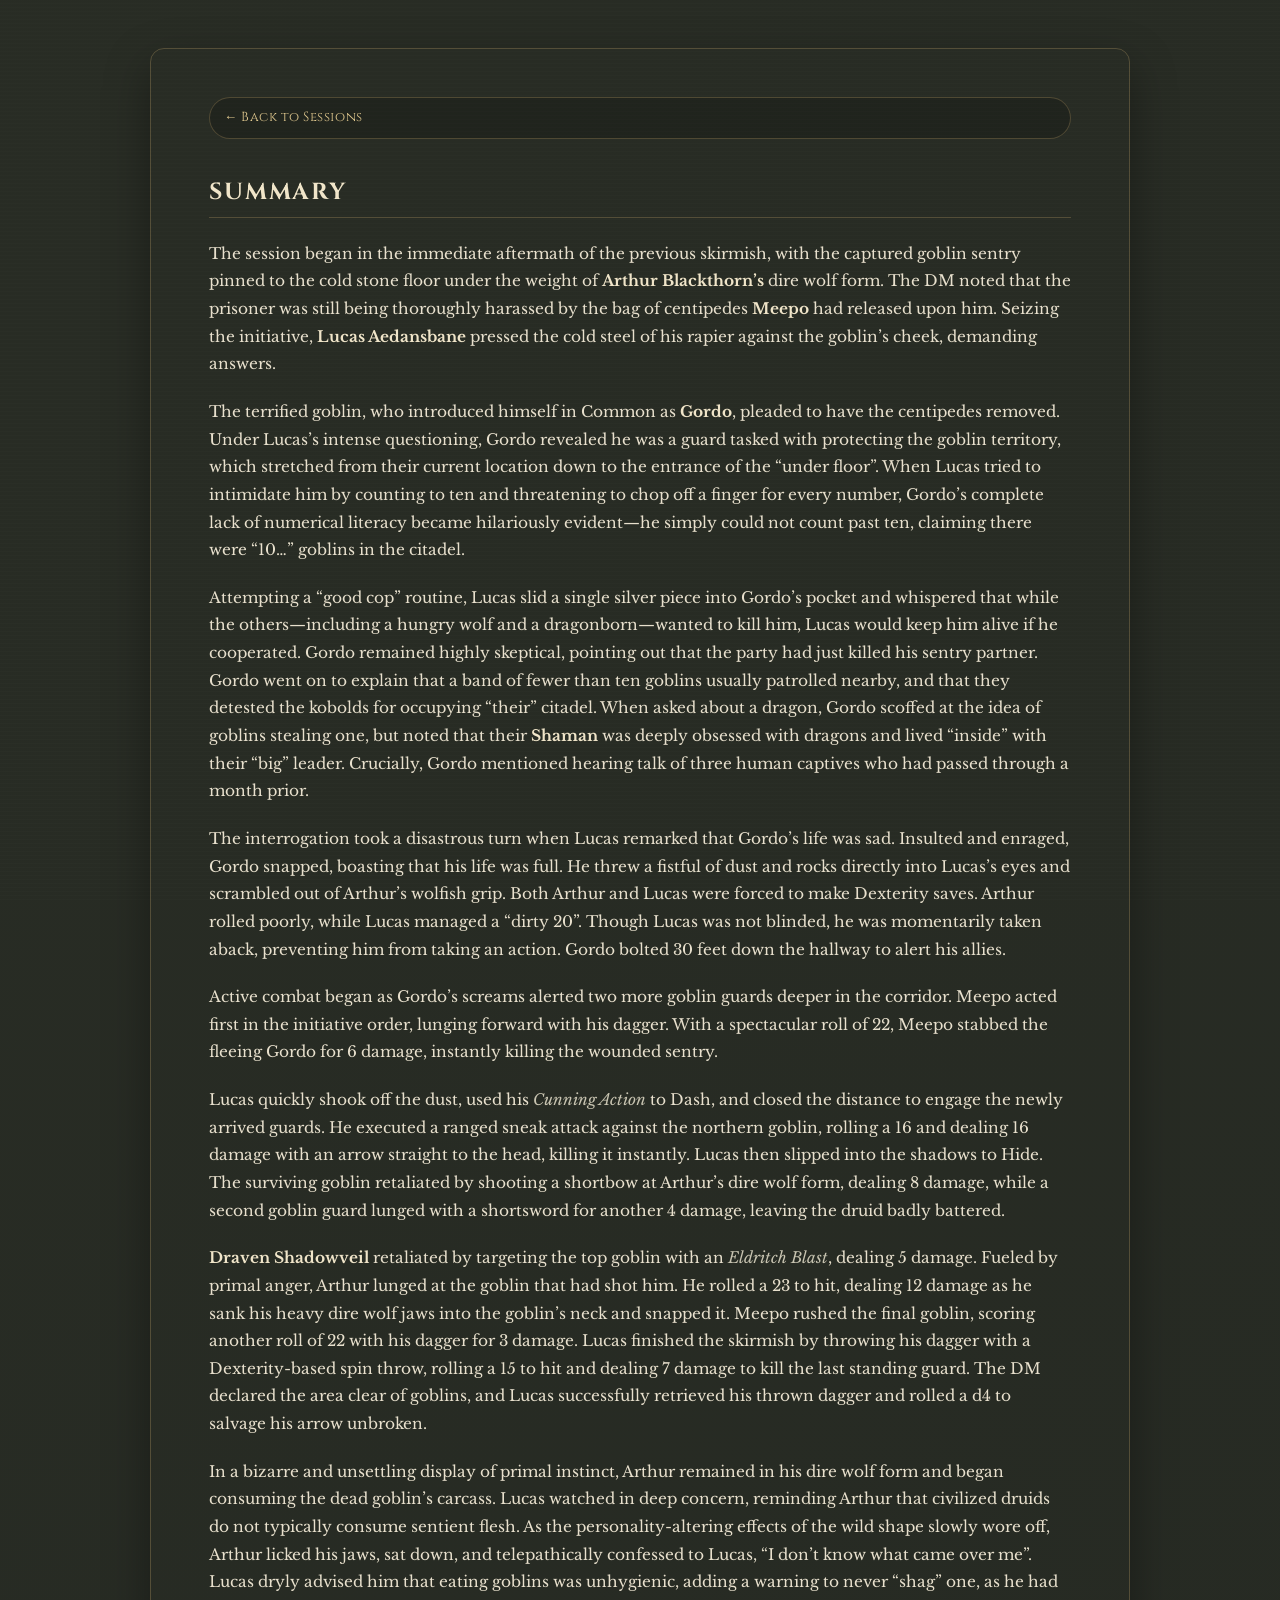
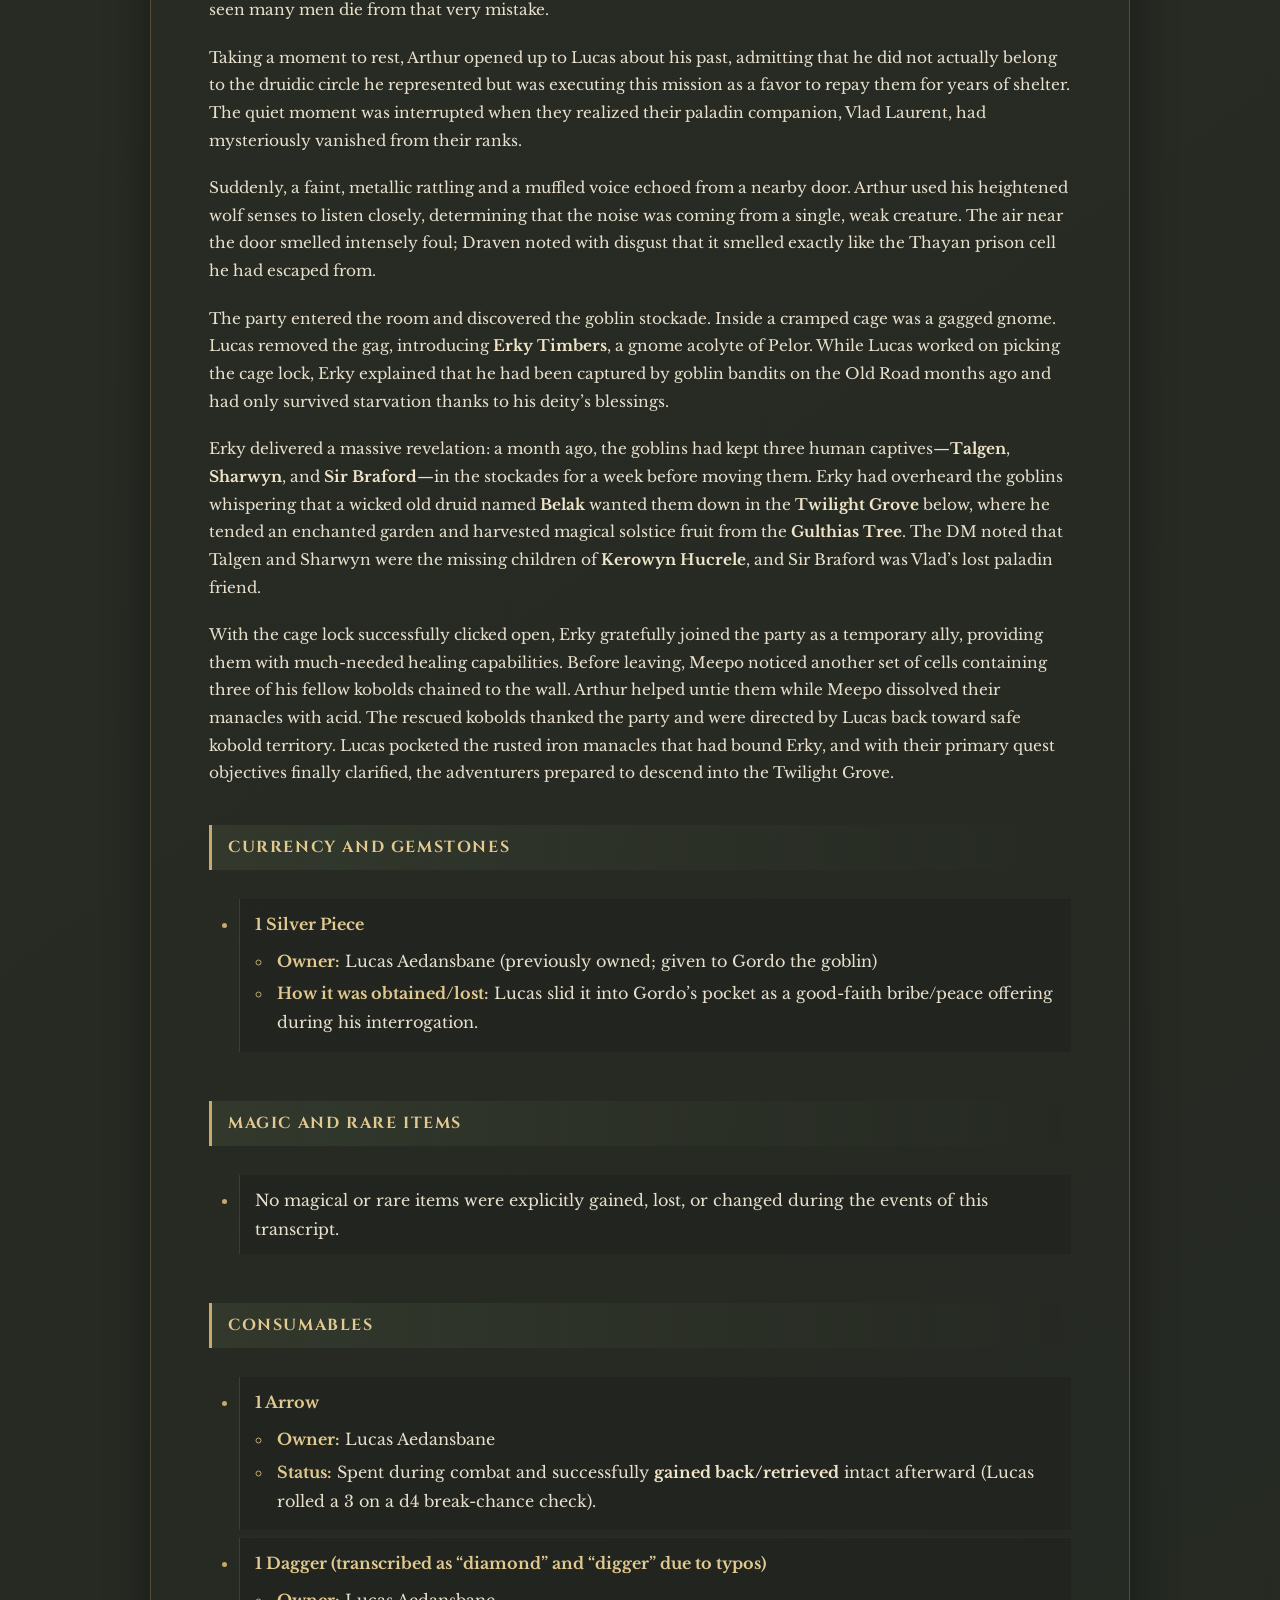
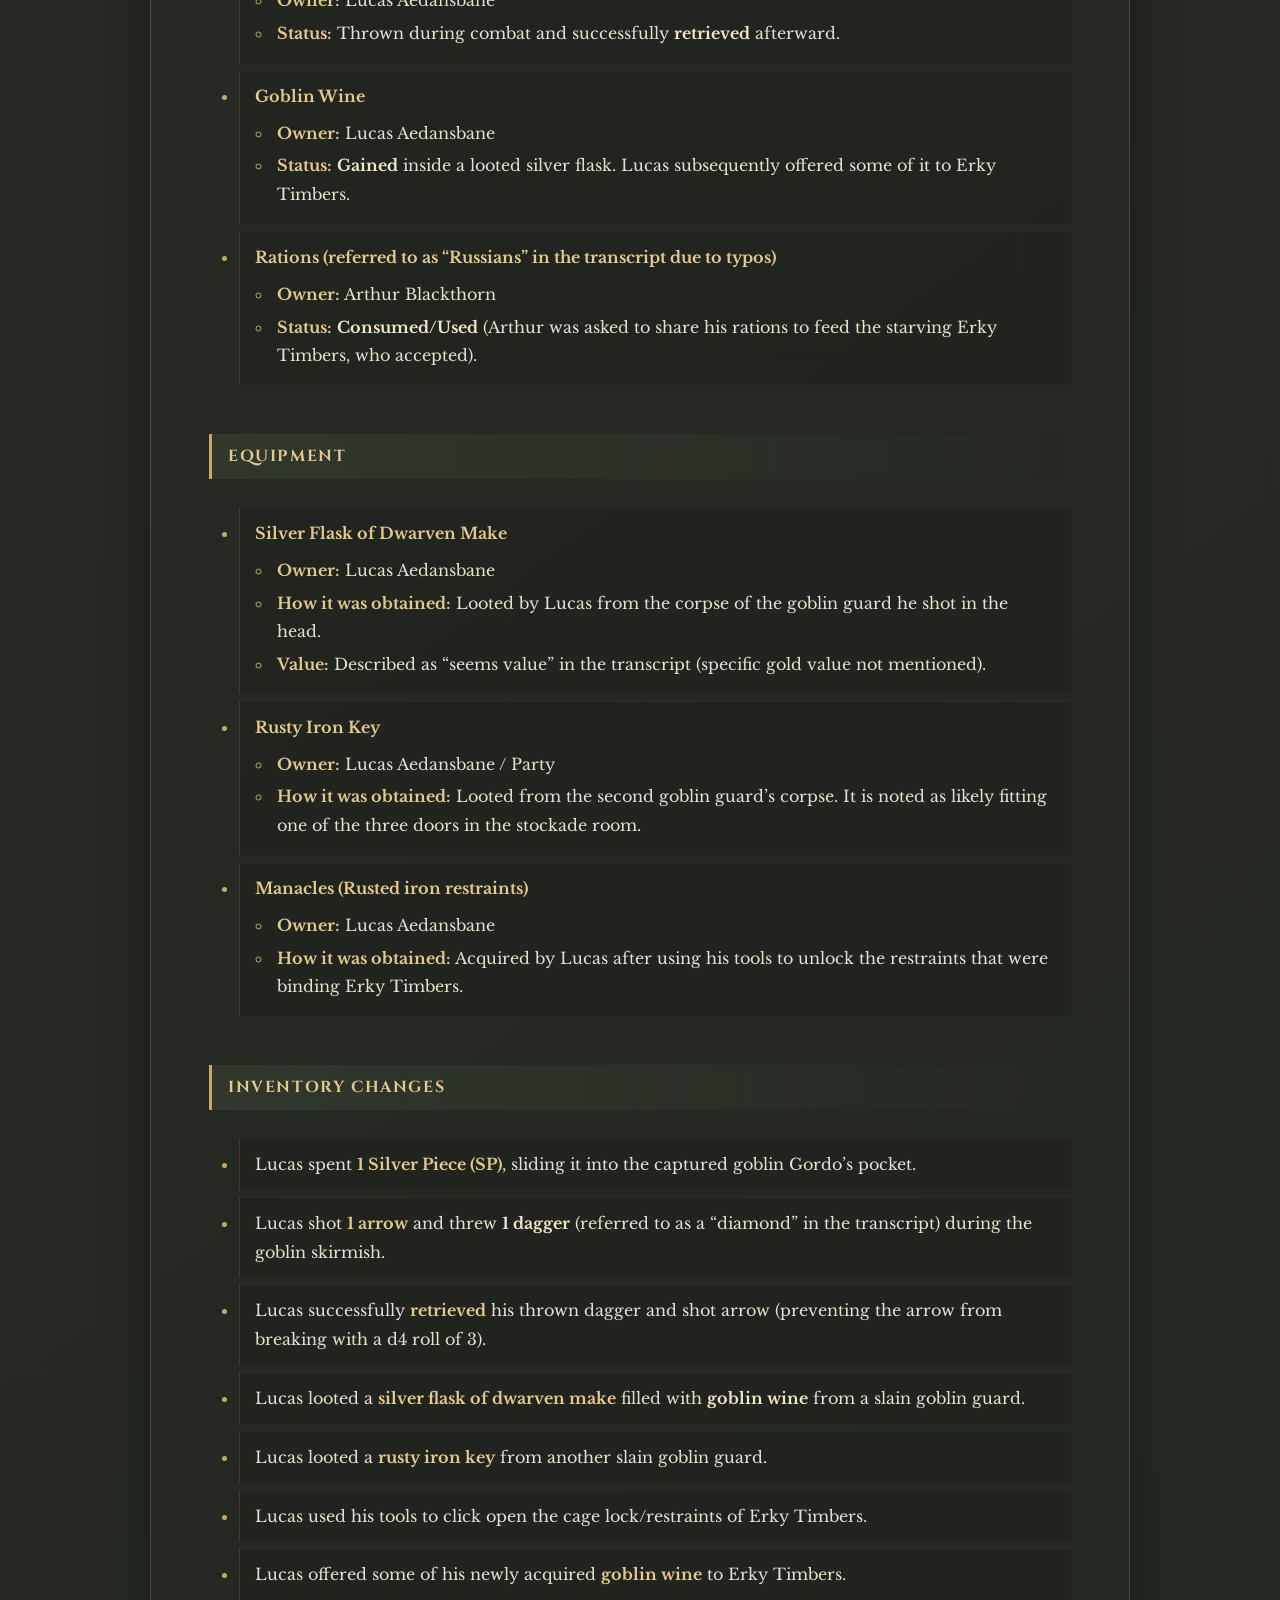
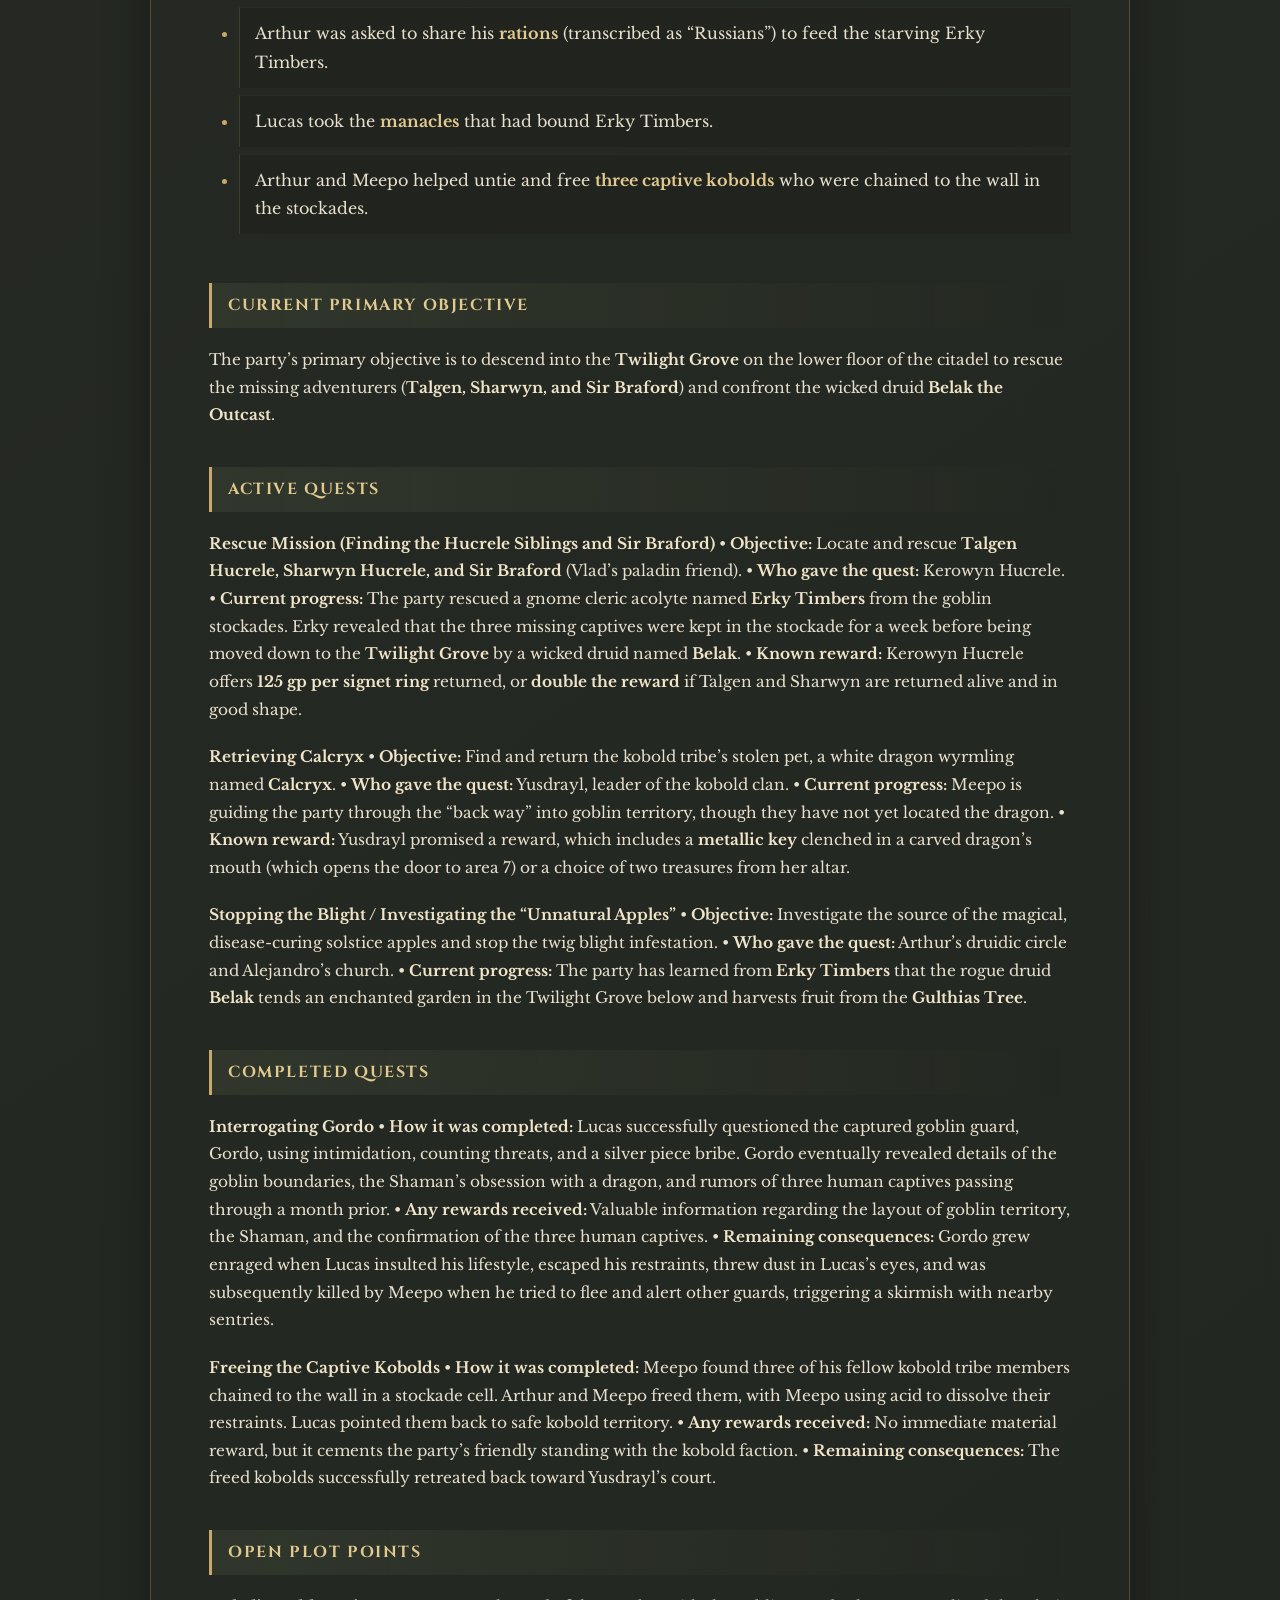
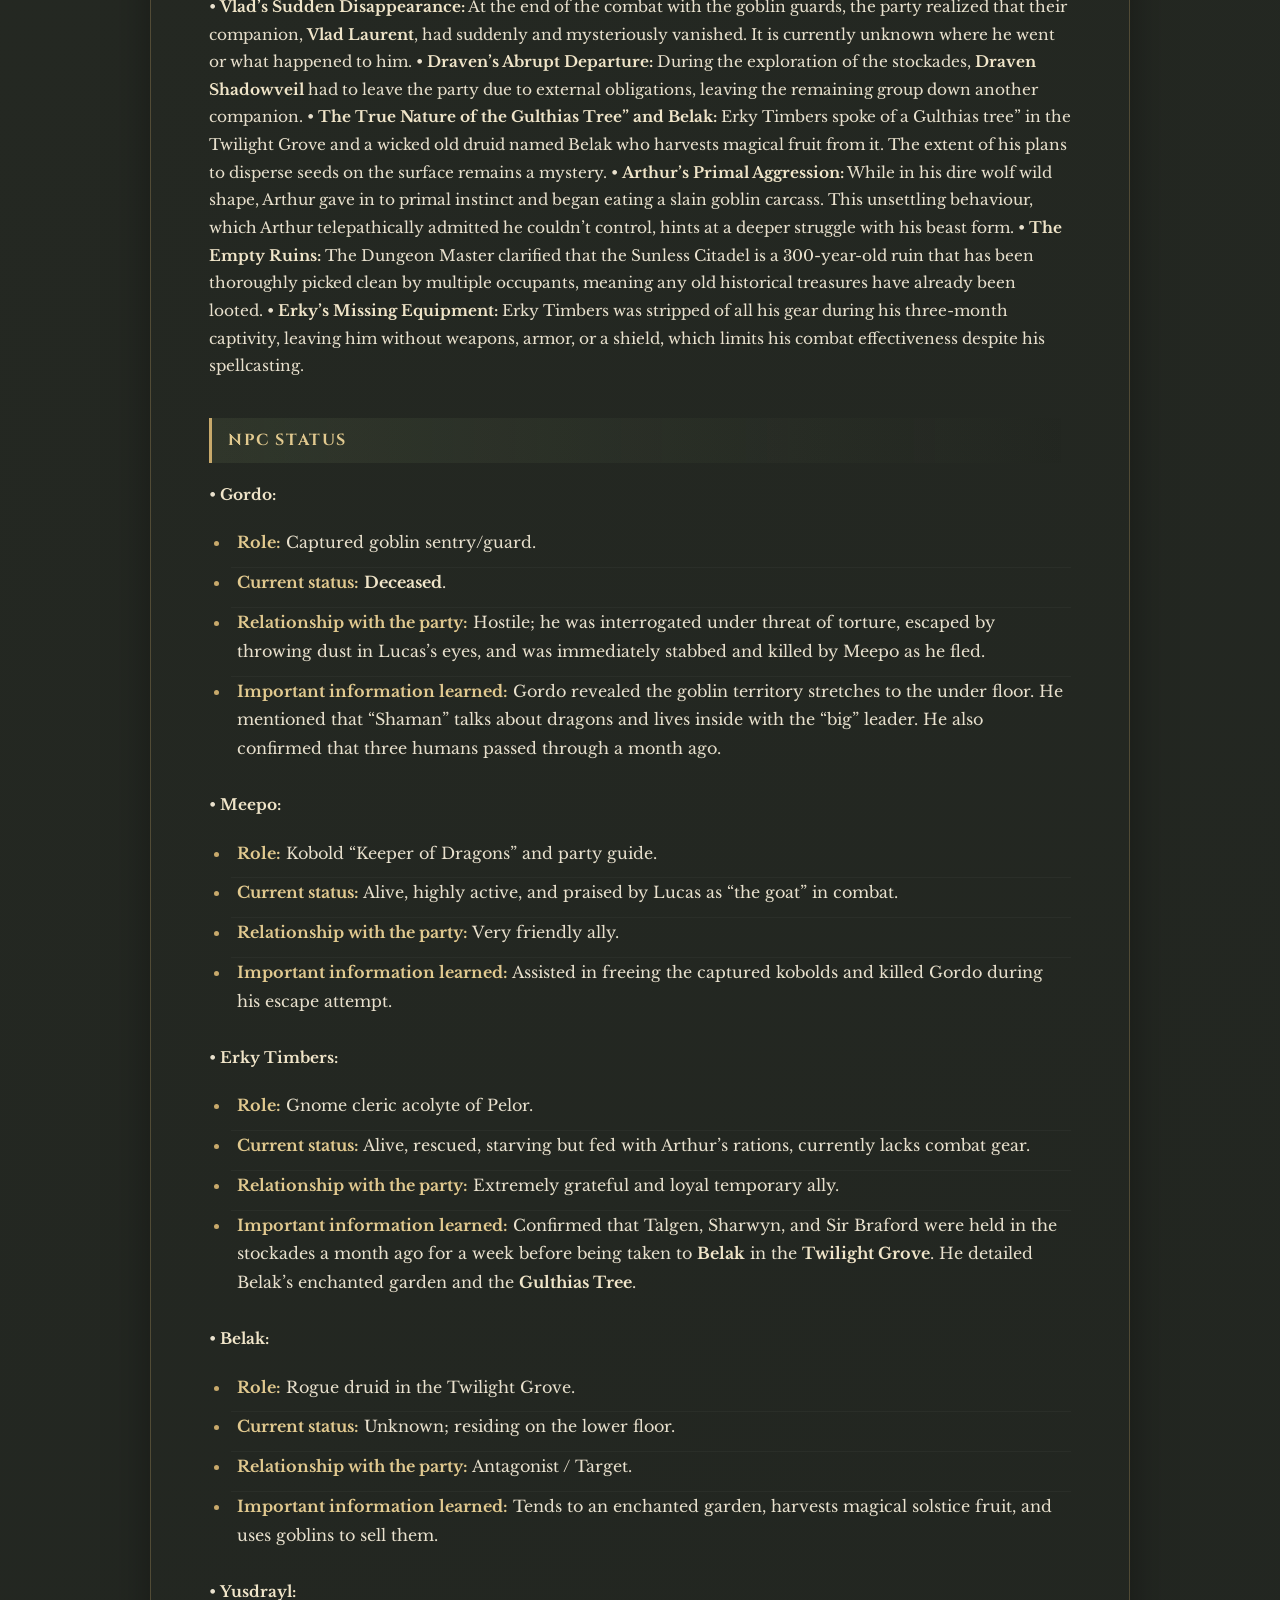
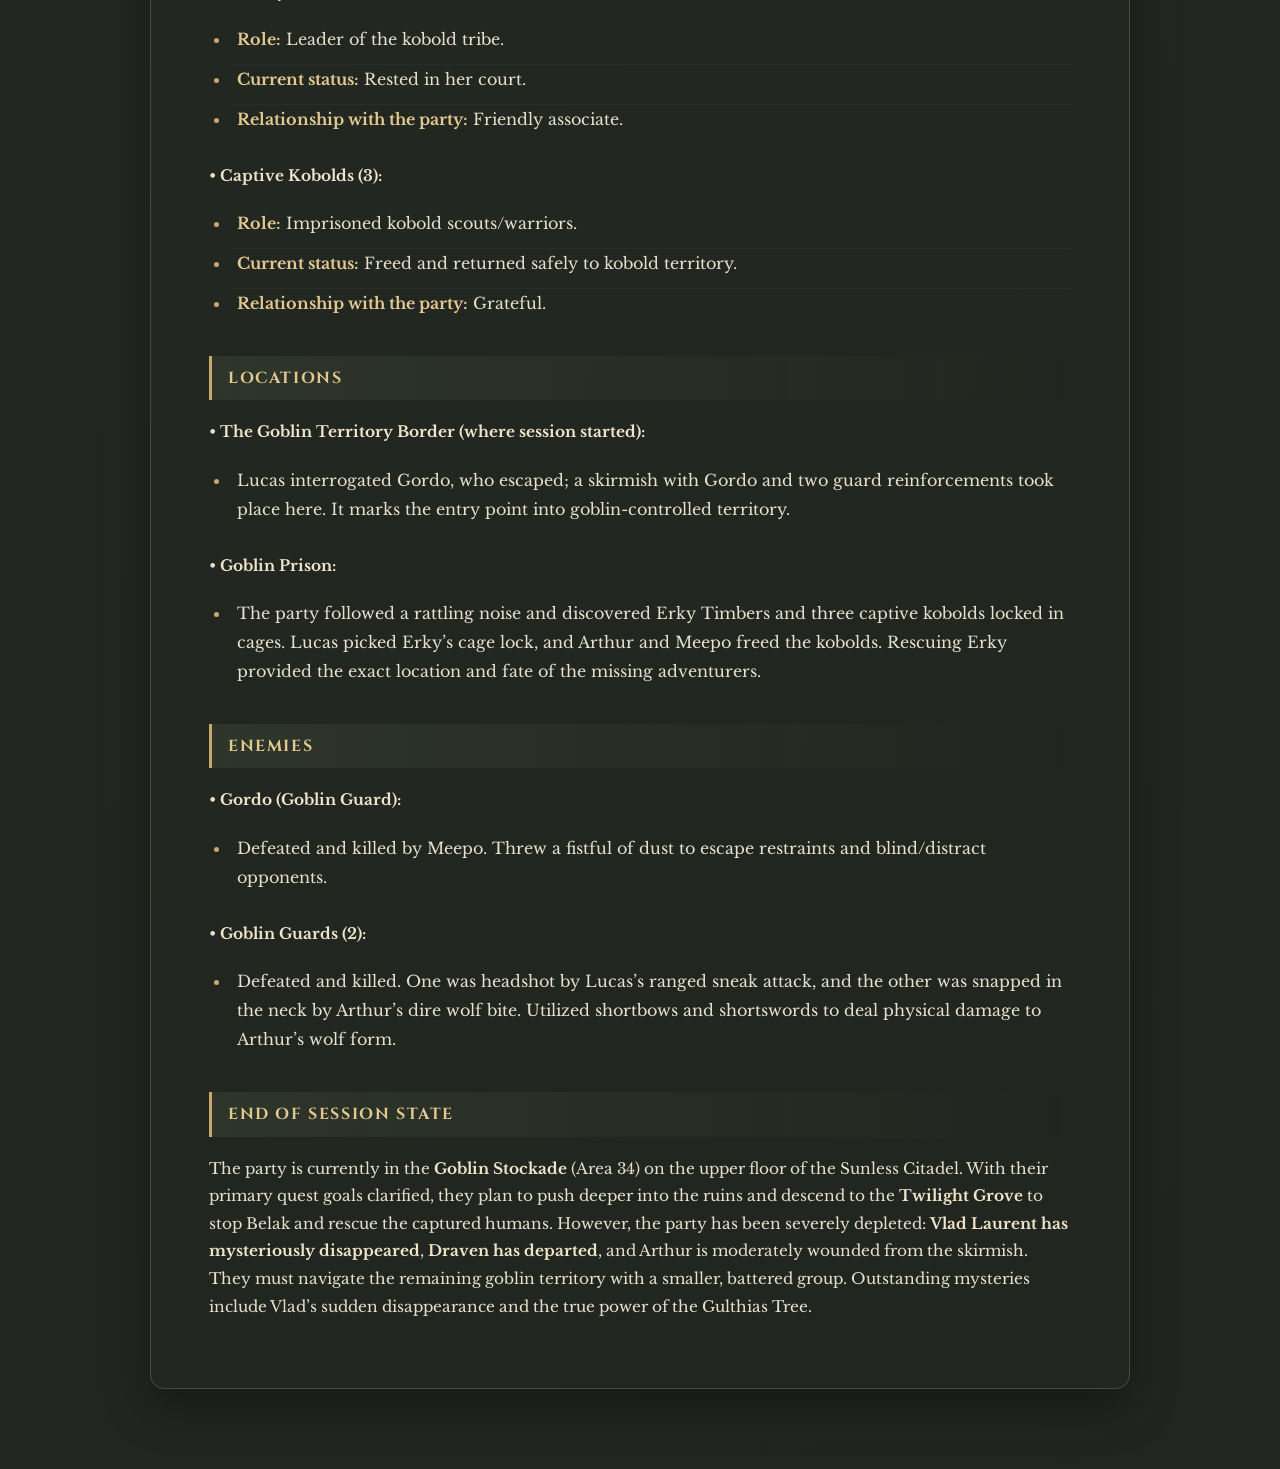
<file: campaigns/yawning-portal/session-005.html>
<!DOCTYPE html>
<html xmlns="http://www.w3.org/1999/xhtml">
<head>
  <meta charset="utf-8" />
  <meta name="generator" content="pandoc 3.10.2" />
  <meta name="viewport" content="width=device-width, initial-scale=1.0, user-scalable=yes" />
  <link rel="stylesheet" href="../../style.css">
  <title>Session 5</title>
</head>
<body>
<a class="back" href="index.html">← Back to Sessions</a>
<h2 id="summary"><strong>SUMMARY</strong></h2>
<p>The session began in the immediate aftermath of the previous
skirmish, with the captured goblin sentry pinned to the cold stone floor
under the weight of <strong>Arthur Blackthorn’s</strong> dire wolf form.
The DM noted that the prisoner was still being thoroughly harassed by
the bag of centipedes <strong>Meepo</strong> had released upon him.
Seizing the initiative, <strong>Lucas Aedansbane</strong> pressed the
cold steel of his rapier against the goblin’s cheek, demanding
answers.</p>
<p>The terrified goblin, who introduced himself in Common as
<strong>Gordo</strong>, pleaded to have the centipedes removed. Under
Lucas’s intense questioning, Gordo revealed he was a guard tasked with
protecting the goblin territory, which stretched from their current
location down to the entrance of the “under floor”. When Lucas tried to
intimidate him by counting to ten and threatening to chop off a finger
for every number, Gordo’s complete lack of numerical literacy became
hilariously evident—he simply could not count past ten, claiming there
were “10…” goblins in the citadel.</p>
<p>Attempting a “good cop” routine, Lucas slid a single silver piece
into Gordo’s pocket and whispered that while the others—including a
hungry wolf and a dragonborn—wanted to kill him, Lucas would keep him
alive if he cooperated. Gordo remained highly skeptical, pointing out
that the party had just killed his sentry partner. Gordo went on to
explain that a band of fewer than ten goblins usually patrolled nearby,
and that they detested the kobolds for occupying “their” citadel. When
asked about a dragon, Gordo scoffed at the idea of goblins stealing one,
but noted that their <strong>Shaman</strong> was deeply obsessed with
dragons and lived “inside” with their “big” leader. Crucially, Gordo
mentioned hearing talk of three human captives who had passed through a
month prior.</p>
<p>The interrogation took a disastrous turn when Lucas remarked that
Gordo’s life was sad. Insulted and enraged, Gordo snapped, boasting that
his life was full. He threw a fistful of dust and rocks directly into
Lucas’s eyes and scrambled out of Arthur’s wolfish grip. Both Arthur and
Lucas were forced to make Dexterity saves. Arthur rolled poorly, while
Lucas managed a “dirty 20”. Though Lucas was not blinded, he was
momentarily taken aback, preventing him from taking an action. Gordo
bolted 30 feet down the hallway to alert his allies.</p>
<p>Active combat began as Gordo’s screams alerted two more goblin guards
deeper in the corridor. Meepo acted first in the initiative order,
lunging forward with his dagger. With a spectacular roll of 22, Meepo
stabbed the fleeing Gordo for 6 damage, instantly killing the wounded
sentry.</p>
<p>Lucas quickly shook off the dust, used his <em>Cunning Action</em> to
Dash, and closed the distance to engage the newly arrived guards. He
executed a ranged sneak attack against the northern goblin, rolling a 16
and dealing 16 damage with an arrow straight to the head, killing it
instantly. Lucas then slipped into the shadows to Hide. The surviving
goblin retaliated by shooting a shortbow at Arthur’s dire wolf form,
dealing 8 damage, while a second goblin guard lunged with a shortsword
for another 4 damage, leaving the druid badly battered.</p>
<p><strong>Draven Shadowveil</strong> retaliated by targeting the top
goblin with an <em>Eldritch Blast</em>, dealing 5 damage. Fueled by
primal anger, Arthur lunged at the goblin that had shot him. He rolled a
23 to hit, dealing 12 damage as he sank his heavy dire wolf jaws into
the goblin’s neck and snapped it. Meepo rushed the final goblin, scoring
another roll of 22 with his dagger for 3 damage. Lucas finished the
skirmish by throwing his dagger with a Dexterity-based spin throw,
rolling a 15 to hit and dealing 7 damage to kill the last standing
guard. The DM declared the area clear of goblins, and Lucas successfully
retrieved his thrown dagger and rolled a d4 to salvage his arrow
unbroken.</p>
<p>In a bizarre and unsettling display of primal instinct, Arthur
remained in his dire wolf form and began consuming the dead goblin’s
carcass. Lucas watched in deep concern, reminding Arthur that civilized
druids do not typically consume sentient flesh. As the
personality-altering effects of the wild shape slowly wore off, Arthur
licked his jaws, sat down, and telepathically confessed to Lucas, “I
don’t know what came over me”. Lucas dryly advised him that eating
goblins was unhygienic, adding a warning to never “shag” one, as he had
seen many men die from that very mistake.</p>
<p>Taking a moment to rest, Arthur opened up to Lucas about his past,
admitting that he did not actually belong to the druidic circle he
represented but was executing this mission as a favor to repay them for
years of shelter. The quiet moment was interrupted when they realized
their paladin companion, Vlad Laurent, had mysteriously vanished from
their ranks.</p>
<p>Suddenly, a faint, metallic rattling and a muffled voice echoed from
a nearby door. Arthur used his heightened wolf senses to listen closely,
determining that the noise was coming from a single, weak creature. The
air near the door smelled intensely foul; Draven noted with disgust that
it smelled exactly like the Thayan prison cell he had escaped from.</p>
<p>The party entered the room and discovered the goblin stockade. Inside
a cramped cage was a gagged gnome. Lucas removed the gag, introducing
<strong>Erky Timbers</strong>, a gnome acolyte of Pelor. While Lucas
worked on picking the cage lock, Erky explained that he had been
captured by goblin bandits on the Old Road months ago and had only
survived starvation thanks to his deity’s blessings.</p>
<p>Erky delivered a massive revelation: a month ago, the goblins had
kept three human captives—<strong>Talgen</strong>,
<strong>Sharwyn</strong>, and <strong>Sir Braford</strong>—in the
stockades for a week before moving them. Erky had overheard the goblins
whispering that a wicked old druid named <strong>Belak</strong> wanted
them down in the <strong>Twilight Grove</strong> below, where he tended
an enchanted garden and harvested magical solstice fruit from the
<strong>Gulthias Tree</strong>. The DM noted that Talgen and Sharwyn
were the missing children of <strong>Kerowyn Hucrele</strong>, and Sir
Braford was Vlad’s lost paladin friend.</p>
<p>With the cage lock successfully clicked open, Erky gratefully joined
the party as a temporary ally, providing them with much-needed healing
capabilities. Before leaving, Meepo noticed another set of cells
containing three of his fellow kobolds chained to the wall. Arthur
helped untie them while Meepo dissolved their manacles with acid. The
rescued kobolds thanked the party and were directed by Lucas back toward
safe kobold territory. Lucas pocketed the rusted iron manacles that had
bound Erky, and with their primary quest objectives finally clarified,
the adventurers prepared to descend into the Twilight Grove.</p>
<h4 id="currency-and-gemstones">CURRENCY AND GEMSTONES</h4>
<ul>
<li><strong>1 Silver Piece</strong>
<ul>
<li><strong>Owner:</strong> Lucas Aedansbane (previously owned; given to
Gordo the goblin)</li>
<li><strong>How it was obtained/lost:</strong> Lucas slid it into
Gordo’s pocket as a good-faith bribe/peace offering during his
interrogation.</li>
</ul></li>
</ul>
<h4 id="magic-and-rare-items">MAGIC AND RARE ITEMS</h4>
<ul>
<li>No magical or rare items were explicitly gained, lost, or changed
during the events of this transcript.</li>
</ul>
<h4 id="consumables">CONSUMABLES</h4>
<ul>
<li><strong>1 Arrow</strong>
<ul>
<li><strong>Owner:</strong> Lucas Aedansbane</li>
<li><strong>Status:</strong> Spent during combat and successfully
<strong>gained back/retrieved</strong> intact afterward (Lucas rolled a
3 on a d4 break-chance check).</li>
</ul></li>
<li><strong>1 Dagger (transcribed as “diamond” and “digger” due to
typos)</strong>
<ul>
<li><strong>Owner:</strong> Lucas Aedansbane</li>
<li><strong>Status:</strong> Thrown during combat and successfully
<strong>retrieved</strong> afterward.</li>
</ul></li>
<li><strong>Goblin Wine</strong>
<ul>
<li><strong>Owner:</strong> Lucas Aedansbane</li>
<li><strong>Status:</strong> <strong>Gained</strong> inside a looted
silver flask. Lucas subsequently offered some of it to Erky
Timbers.</li>
</ul></li>
<li><strong>Rations (referred to as “Russians” in the transcript due to
typos)</strong>
<ul>
<li><strong>Owner:</strong> Arthur Blackthorn</li>
<li><strong>Status:</strong> <strong>Consumed/Used</strong> (Arthur was
asked to share his rations to feed the starving Erky Timbers, who
accepted).</li>
</ul></li>
</ul>
<h4 id="equipment">EQUIPMENT</h4>
<ul>
<li><strong>Silver Flask of Dwarven Make</strong>
<ul>
<li><strong>Owner:</strong> Lucas Aedansbane</li>
<li><strong>How it was obtained:</strong> Looted by Lucas from the
corpse of the goblin guard he shot in the head.</li>
<li><strong>Value:</strong> Described as “seems value” in the transcript
(specific gold value not mentioned).</li>
</ul></li>
<li><strong>Rusty Iron Key</strong>
<ul>
<li><strong>Owner:</strong> Lucas Aedansbane / Party</li>
<li><strong>How it was obtained:</strong> Looted from the second goblin
guard’s corpse. It is noted as likely fitting one of the three doors in
the stockade room.</li>
</ul></li>
<li><strong>Manacles (Rusted iron restraints)</strong>
<ul>
<li><strong>Owner:</strong> Lucas Aedansbane</li>
<li><strong>How it was obtained:</strong> Acquired by Lucas after using
his tools to unlock the restraints that were binding Erky Timbers.</li>
</ul></li>
</ul>
<h4 id="inventory-changes">INVENTORY CHANGES</h4>
<ul>
<li>Lucas spent <strong>1 Silver Piece (SP)</strong>, sliding it into
the captured goblin Gordo’s pocket.</li>
<li>Lucas shot <strong>1 arrow</strong> and threw <strong>1
dagger</strong> (referred to as a “diamond” in the transcript) during
the goblin skirmish.</li>
<li>Lucas successfully <strong>retrieved</strong> his thrown dagger and
shot arrow (preventing the arrow from breaking with a d4 roll of
3).</li>
<li>Lucas looted a <strong>silver flask of dwarven make</strong> filled
with <strong>goblin wine</strong> from a slain goblin guard.</li>
<li>Lucas looted a <strong>rusty iron key</strong> from another slain
goblin guard.</li>
<li>Lucas used his tools to click open the cage lock/restraints of Erky
Timbers.</li>
<li>Lucas offered some of his newly acquired <strong>goblin
wine</strong> to Erky Timbers.</li>
<li>Arthur was asked to share his <strong>rations</strong> (transcribed
as “Russians”) to feed the starving Erky Timbers.</li>
<li>Lucas took the <strong>manacles</strong> that had bound Erky
Timbers.</li>
<li>Arthur and Meepo helped untie and free <strong>three captive
kobolds</strong> who were chained to the wall in the stockades.</li>
</ul>
<h4 id="current-primary-objective">CURRENT PRIMARY OBJECTIVE</h4>
<p>The party’s primary objective is to descend into the <strong>Twilight
Grove</strong> on the lower floor of the citadel to rescue the missing
adventurers (<strong>Talgen, Sharwyn, and Sir Braford</strong>) and
confront the wicked druid <strong>Belak the Outcast</strong>.</p>
<h4 id="active-quests">ACTIVE QUESTS</h4>
<p><strong>Rescue Mission (Finding the Hucrele Siblings and Sir
Braford)</strong> • <strong>Objective:</strong> Locate and rescue
<strong>Talgen Hucrele, Sharwyn Hucrele, and Sir Braford</strong>
(Vlad’s paladin friend). • <strong>Who gave the quest:</strong> Kerowyn
Hucrele. • <strong>Current progress:</strong> The party rescued a gnome
cleric acolyte named <strong>Erky Timbers</strong> from the goblin
stockades. Erky revealed that the three missing captives were kept in
the stockade for a week before being moved down to the <strong>Twilight
Grove</strong> by a wicked druid named <strong>Belak</strong>. •
<strong>Known reward:</strong> Kerowyn Hucrele offers <strong>125 gp per
signet ring</strong> returned, or <strong>double the reward</strong> if
Talgen and Sharwyn are returned alive and in good shape.</p>
<p><strong>Retrieving Calcryx</strong> • <strong>Objective:</strong>
Find and return the kobold tribe’s stolen pet, a white dragon wyrmling
named <strong>Calcryx</strong>. • <strong>Who gave the quest:</strong>
Yusdrayl, leader of the kobold clan. • <strong>Current
progress:</strong> Meepo is guiding the party through the “back way”
into goblin territory, though they have not yet located the dragon. •
<strong>Known reward:</strong> Yusdrayl promised a reward, which
includes a <strong>metallic key</strong> clenched in a carved dragon’s
mouth (which opens the door to area 7) or a choice of two treasures from
her altar.</p>
<p><strong>Stopping the Blight / Investigating the “Unnatural
Apples”</strong> • <strong>Objective:</strong> Investigate the source of
the magical, disease-curing solstice apples and stop the twig blight
infestation. • <strong>Who gave the quest:</strong> Arthur’s druidic
circle and Alejandro’s church. • <strong>Current progress:</strong> The
party has learned from <strong>Erky Timbers</strong> that the rogue
druid <strong>Belak</strong> tends an enchanted garden in the Twilight
Grove below and harvests fruit from the <strong>Gulthias Tree</strong>.</p>
<h4 id="completed-quests">COMPLETED QUESTS</h4>
<p><strong>Interrogating Gordo</strong> • <strong>How it was
completed:</strong> Lucas successfully questioned the captured goblin
guard, Gordo, using intimidation, counting threats, and a silver piece
bribe. Gordo eventually revealed details of the goblin boundaries, the
Shaman’s obsession with a dragon, and rumors of three human captives
passing through a month prior. • <strong>Any rewards received:</strong>
Valuable information regarding the layout of goblin territory, the
Shaman, and the confirmation of the three human captives. •
<strong>Remaining consequences:</strong> Gordo grew enraged when Lucas
insulted his lifestyle, escaped his restraints, threw dust in Lucas’s
eyes, and was subsequently killed by Meepo when he tried to flee and
alert other guards, triggering a skirmish with nearby sentries.</p>
<p><strong>Freeing the Captive Kobolds</strong> • <strong>How it was
completed:</strong> Meepo found three of his fellow kobold tribe members
chained to the wall in a stockade cell. Arthur and Meepo freed them,
with Meepo using acid to dissolve their restraints. Lucas pointed them
back to safe kobold territory. • <strong>Any rewards received:</strong>
No immediate material reward, but it cements the party’s friendly
standing with the kobold faction. • <strong>Remaining
consequences:</strong> The freed kobolds successfully retreated back
toward Yusdrayl’s court.</p>
<h4 id="open-plot-points">OPEN PLOT POINTS</h4>
<p>• <strong>Vlad’s Sudden Disappearance:</strong> At the end of the
combat with the goblin guards, the party realized that their companion,
<strong>Vlad Laurent</strong>, had suddenly and mysteriously vanished.
It is currently unknown where he went or what happened to him. •
<strong>Draven’s Abrupt Departure:</strong> During the exploration of
the stockades, <strong>Draven Shadowveil</strong> had to leave the party
due to external obligations, leaving the remaining group down another
companion. • <strong>The True Nature of the Gulthias Tree”
and Belak:</strong> Erky Timbers spoke of a Gulthias tree” in the Twilight
Grove and a wicked old druid named Belak who harvests magical fruit from
it. The extent of his plans to disperse seeds on the surface remains a
mystery. • <strong>Arthur’s Primal Aggression:</strong> While in his
dire wolf wild shape, Arthur gave in to primal instinct and began eating
a slain goblin carcass. This unsettling behaviour, which Arthur
telepathically admitted he couldn’t control, hints at a deeper struggle
with his beast form. • <strong>The Empty Ruins:</strong> The Dungeon
Master clarified that the Sunless Citadel is a 300-year-old ruin that
has been thoroughly picked clean by multiple occupants, meaning any old
historical treasures have already been looted. • <strong>Erky’s Missing
Equipment:</strong> Erky Timbers was stripped of all his gear during his
three-month captivity, leaving him without weapons, armor, or a shield,
which limits his combat effectiveness despite his spellcasting.</p>
<h4 id="npc-status">NPC STATUS</h4>
<p>• <strong>Gordo:</strong></p>
<ul>
<li><strong>Role:</strong> Captured goblin sentry/guard.</li>
<li><strong>Current status:</strong> <strong>Deceased</strong>.</li>
<li><strong>Relationship with the party:</strong> Hostile; he was
interrogated under threat of torture, escaped by throwing dust in
Lucas’s eyes, and was immediately stabbed and killed by Meepo as he
fled.</li>
<li><strong>Important information learned:</strong> Gordo revealed the
goblin territory stretches to the under floor. He mentioned that
“Shaman” talks about dragons and lives inside with the “big” leader. He
also confirmed that three humans passed through a month ago.</li>
</ul>
<p>• <strong>Meepo:</strong></p>
<ul>
<li><strong>Role:</strong> Kobold “Keeper of Dragons” and party
guide.</li>
<li><strong>Current status:</strong> Alive, highly active, and praised
by Lucas as “the goat” in combat.</li>
<li><strong>Relationship with the party:</strong> Very friendly
ally.</li>
<li><strong>Important information learned:</strong> Assisted in freeing
the captured kobolds and killed Gordo during his escape attempt.</li>
</ul>
<p>• <strong>Erky Timbers:</strong></p>
<ul>
<li><strong>Role:</strong> Gnome cleric acolyte of Pelor.</li>
<li><strong>Current status:</strong> Alive, rescued, starving but fed
with Arthur’s rations, currently lacks combat gear.</li>
<li><strong>Relationship with the party:</strong> Extremely grateful and
loyal temporary ally.</li>
<li><strong>Important information learned:</strong> Confirmed that
Talgen, Sharwyn, and Sir Braford were held in the stockades a month ago
for a week before being taken to <strong>Belak</strong> in the
<strong>Twilight Grove</strong>. He detailed Belak’s enchanted garden
and the <strong>Gulthias Tree</strong>.</li>
</ul>
<p>• <strong>Belak:</strong></p>
<ul>
<li><strong>Role:</strong> Rogue druid in the Twilight Grove.</li>
<li><strong>Current status:</strong> Unknown; residing on the lower
floor.</li>
<li><strong>Relationship with the party:</strong> Antagonist /
Target.</li>
<li><strong>Important information learned:</strong> Tends to an
enchanted garden, harvests magical solstice fruit, and uses goblins to
sell them.</li>
</ul>
<p>• <strong>Yusdrayl:</strong></p>
<ul>
<li><strong>Role:</strong> Leader of the kobold tribe.</li>
<li><strong>Current status:</strong> Rested in her court.</li>
<li><strong>Relationship with the party:</strong> Friendly
associate.</li>
</ul>
<p>• <strong>Captive Kobolds (3):</strong></p>
<ul>
<li><strong>Role:</strong> Imprisoned kobold scouts/warriors.</li>
<li><strong>Current status:</strong> Freed and returned safely to kobold
territory.</li>
<li><strong>Relationship with the party:</strong> Grateful.</li>
</ul>
<h4 id="locations">LOCATIONS</h4>
<p>• <strong>The Goblin Territory Border (where session
started):</strong></p>
<ul>
<li>Lucas interrogated Gordo, who escaped; a skirmish with Gordo and two
guard reinforcements took place here. It marks the entry point into
goblin-controlled territory.</li>
</ul>
<p>• <strong>Goblin Prison:</strong></p>
<ul>
<li>The party followed a rattling noise and discovered Erky Timbers and
three captive kobolds locked in cages. Lucas picked Erky’s cage lock,
and Arthur and Meepo freed the kobolds. Rescuing Erky provided the exact
location and fate of the missing adventurers.</li>
</ul>
<h4 id="enemies">ENEMIES</h4>
<p>• <strong>Gordo (Goblin Guard):</strong></p>
<ul>
<li>Defeated and killed by Meepo. Threw a fistful of dust to escape
restraints and blind/distract opponents.</li>
</ul>
<p>• <strong>Goblin Guards (2):</strong></p>
<ul>
<li>Defeated and killed. One was headshot by Lucas’s ranged sneak
attack, and the other was snapped in the neck by Arthur’s dire wolf
bite. Utilized shortbows and shortswords to deal physical damage to
Arthur’s wolf form.</li>
</ul>
<h4 id="end-of-session-state">END OF SESSION STATE</h4>
<p>The party is currently in the <strong>Goblin Stockade</strong> (Area
34) on the upper floor of the Sunless Citadel. With their primary quest
goals clarified, they plan to push deeper into the ruins and descend to
the <strong>Twilight Grove</strong> to stop Belak and rescue the
captured humans. However, the party has been severely depleted:
<strong>Vlad Laurent has mysteriously disappeared</strong>,
<strong>Draven has departed</strong>, and Arthur is moderately wounded
from the skirmish. They must navigate the remaining goblin territory
with a smaller, battered group. Outstanding mysteries include Vlad’s
sudden disappearance and the true power of the Gulthias Tree.</p>
</body>
</html>
</file>
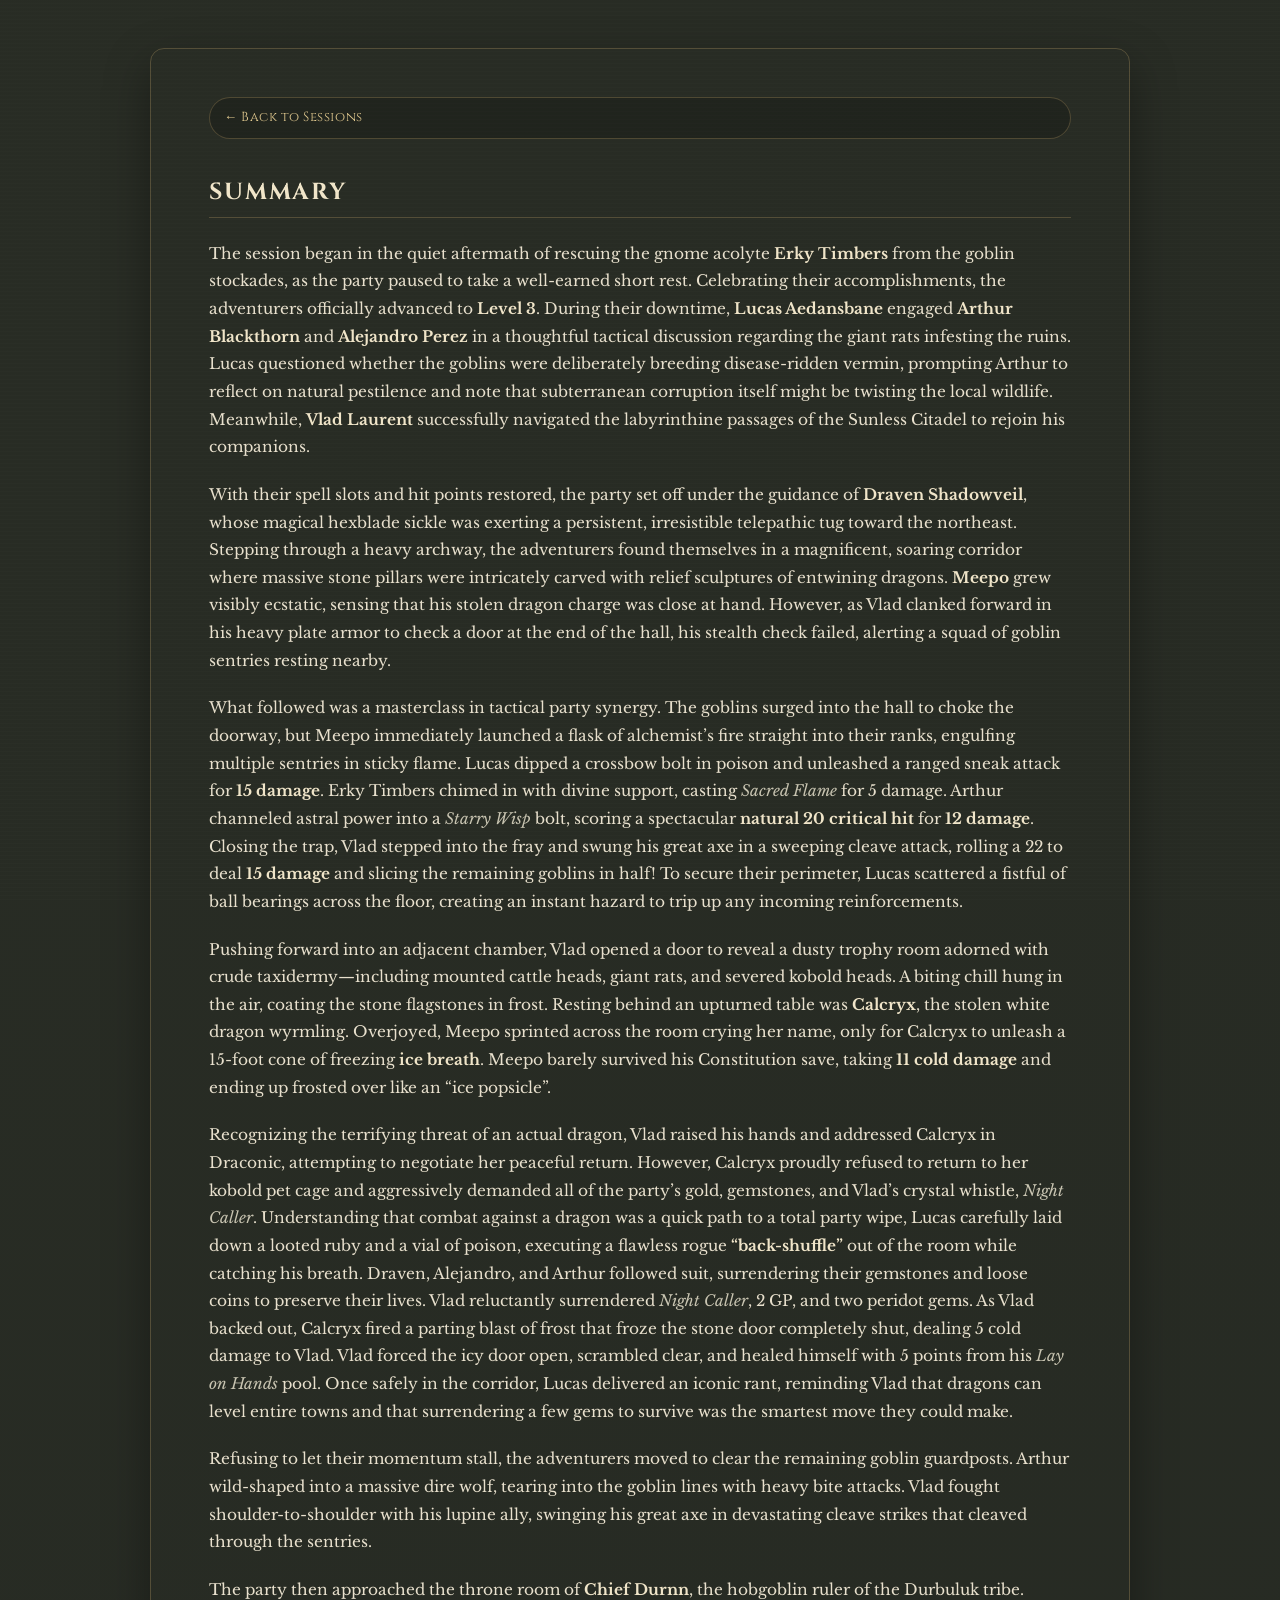
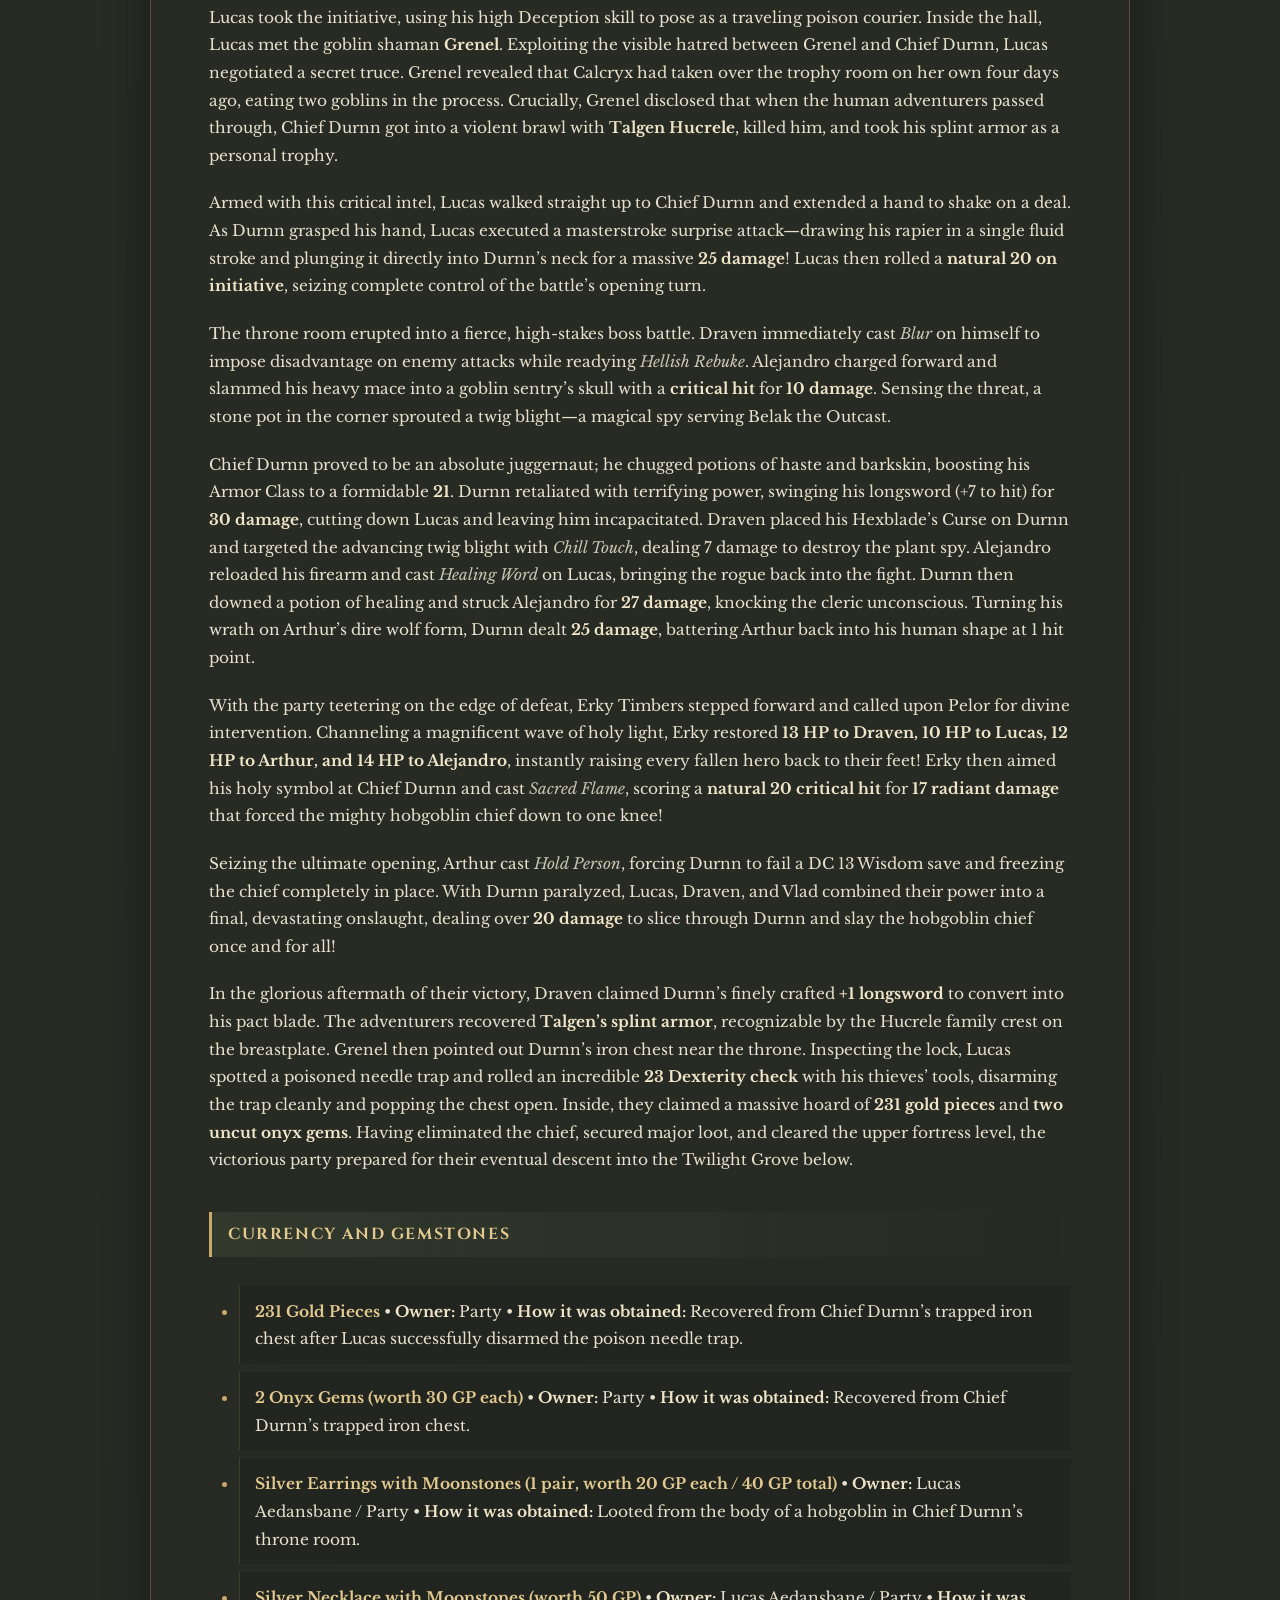
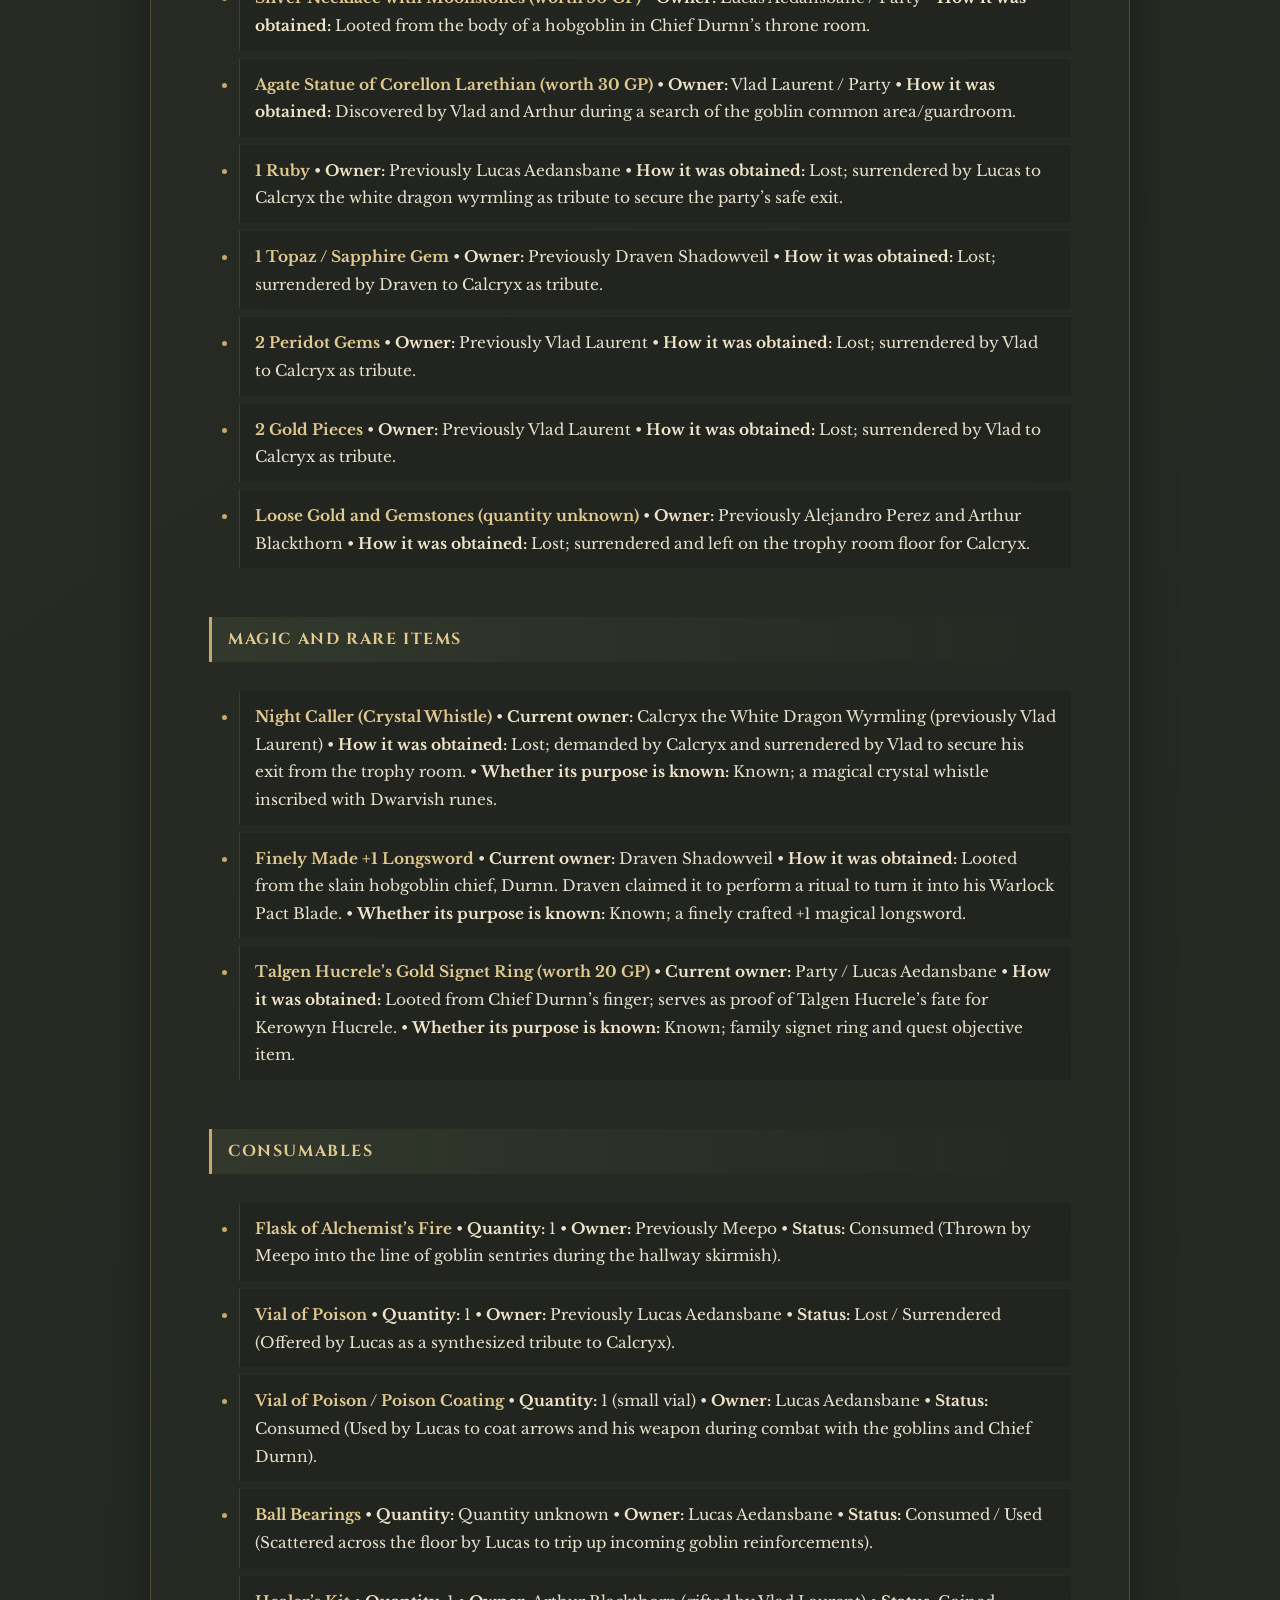
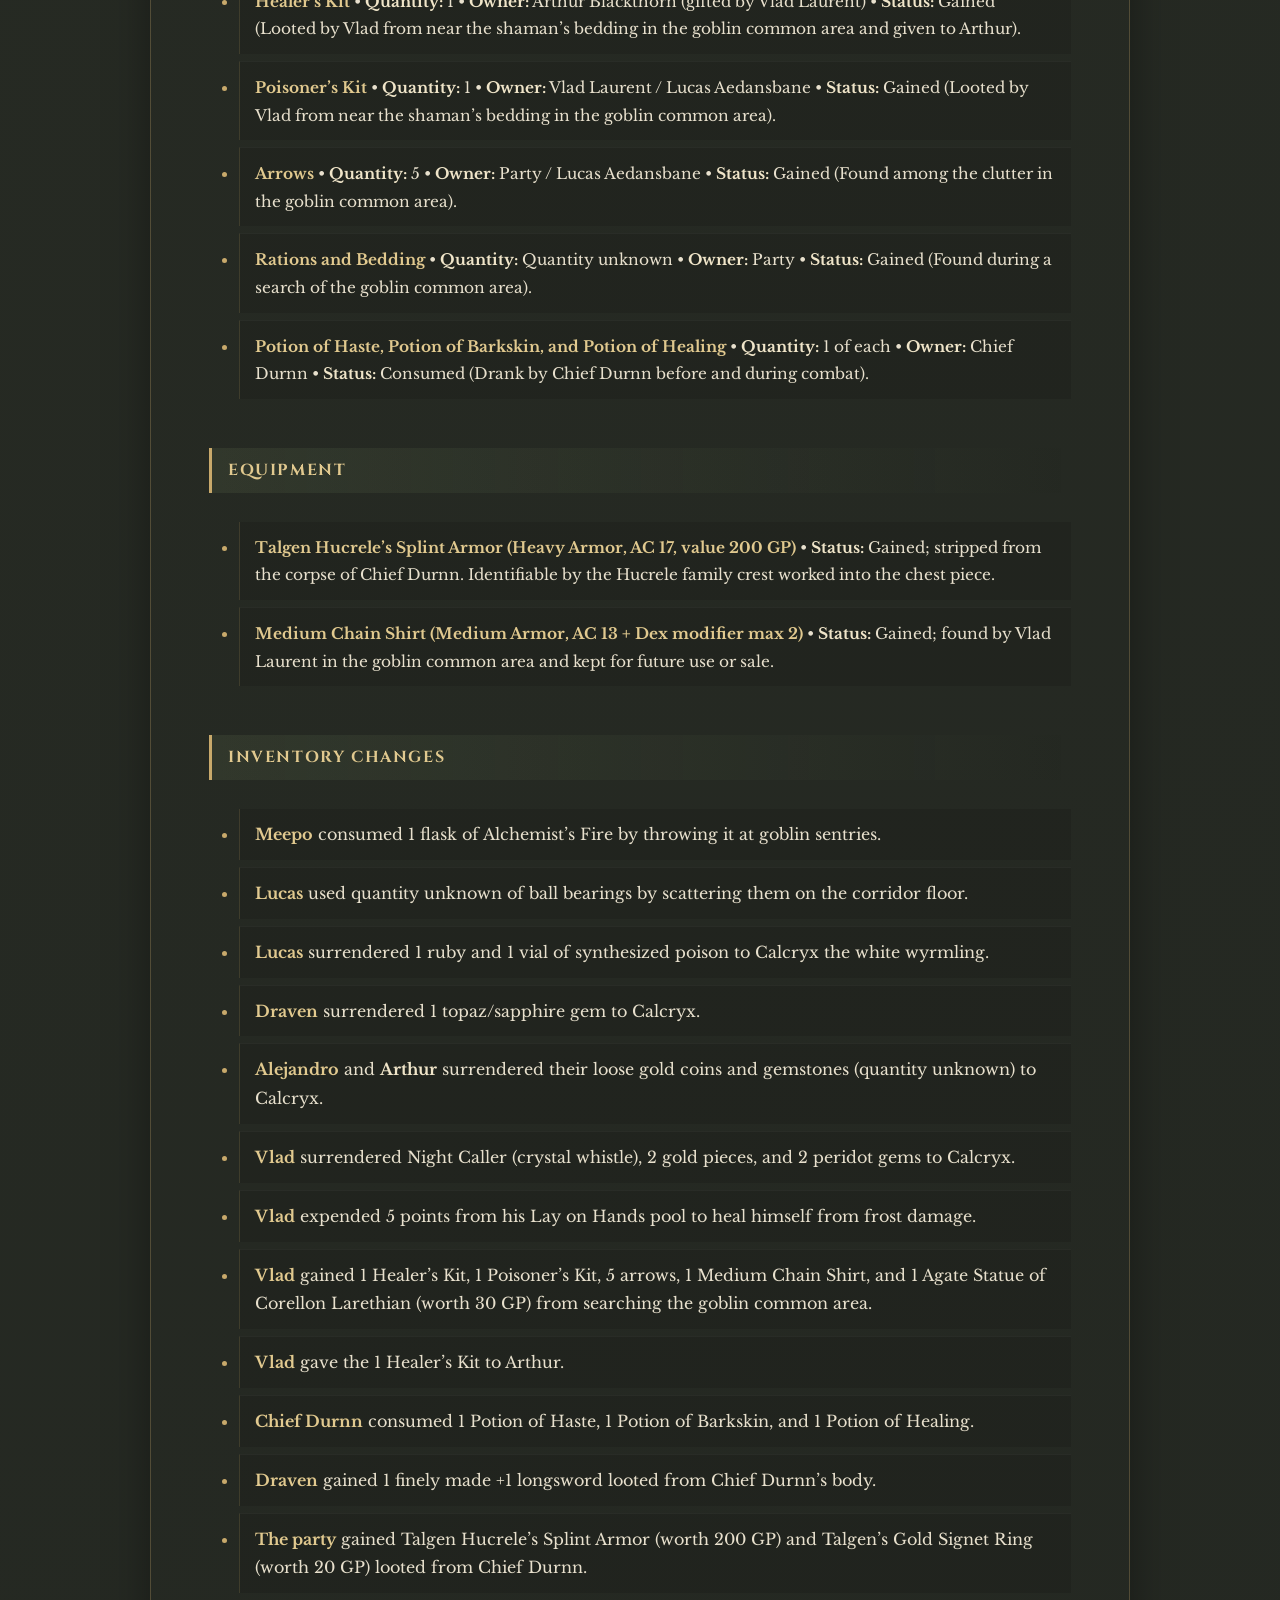
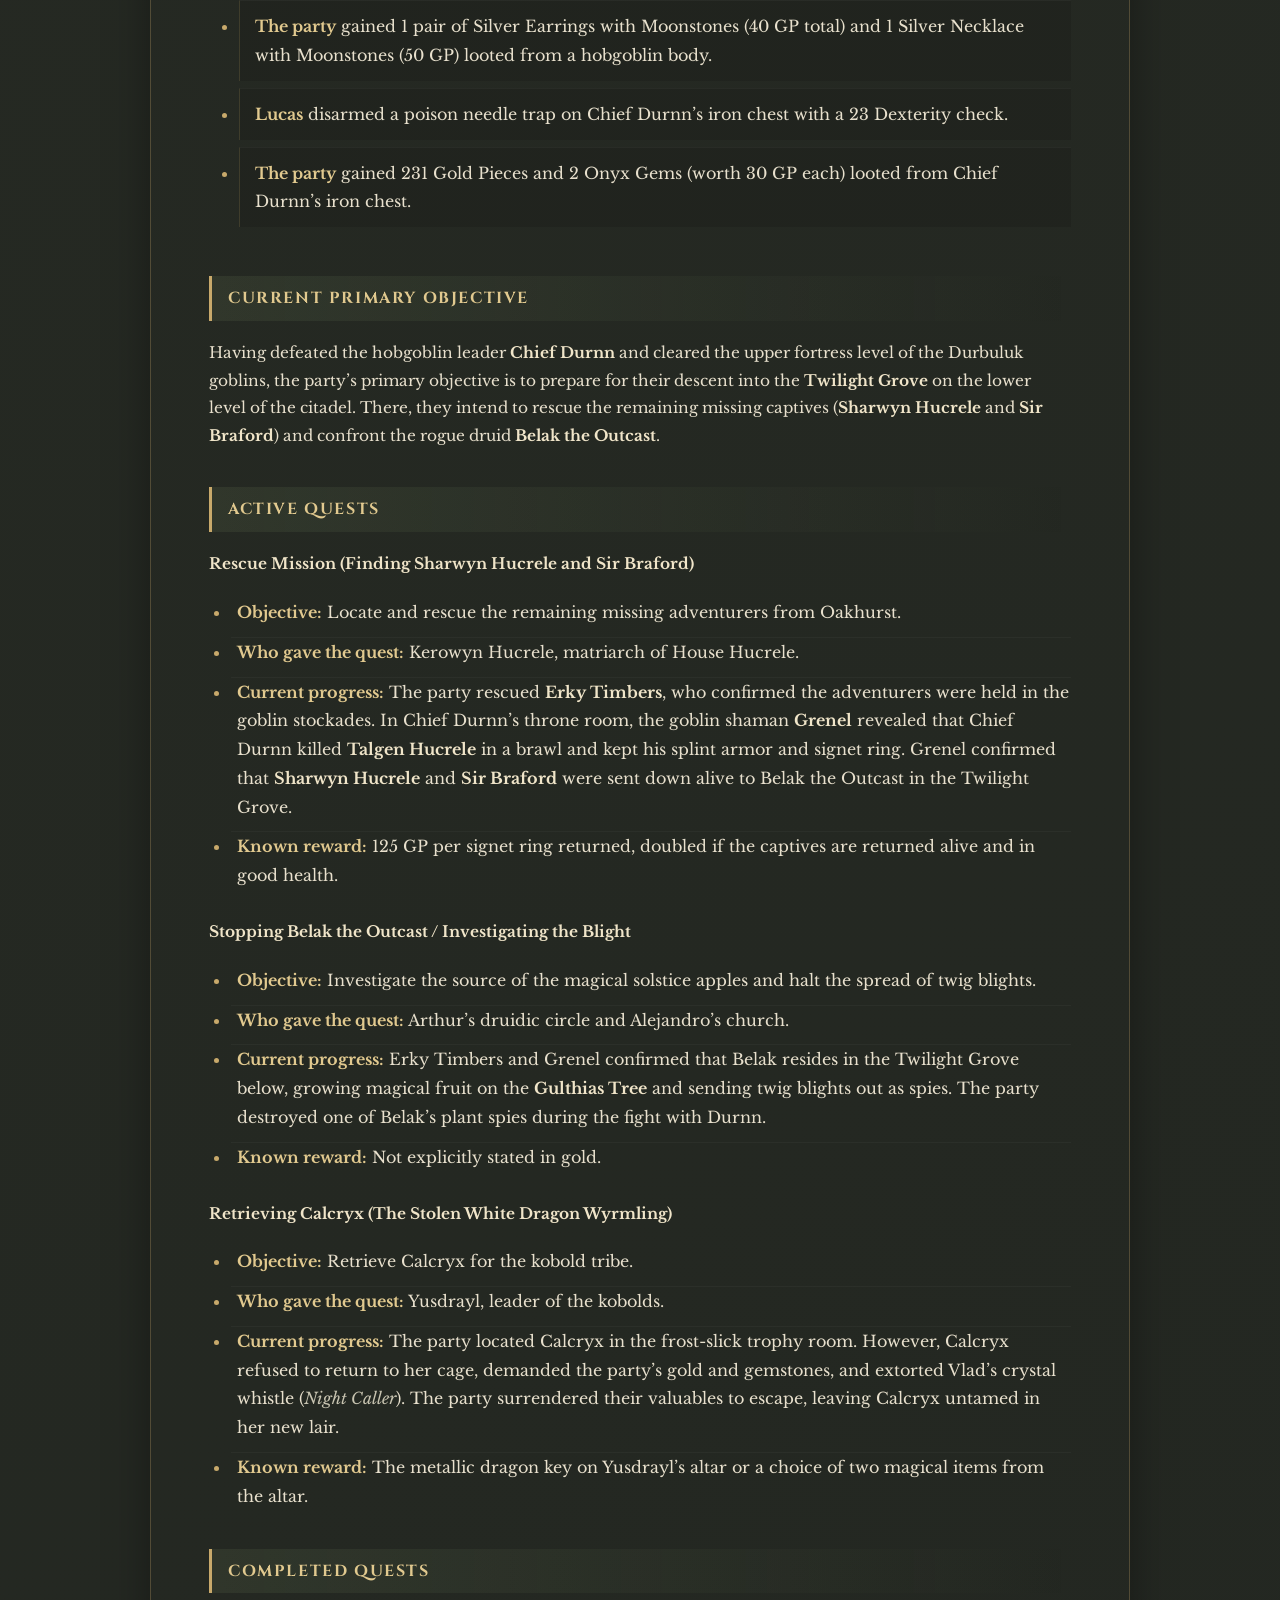
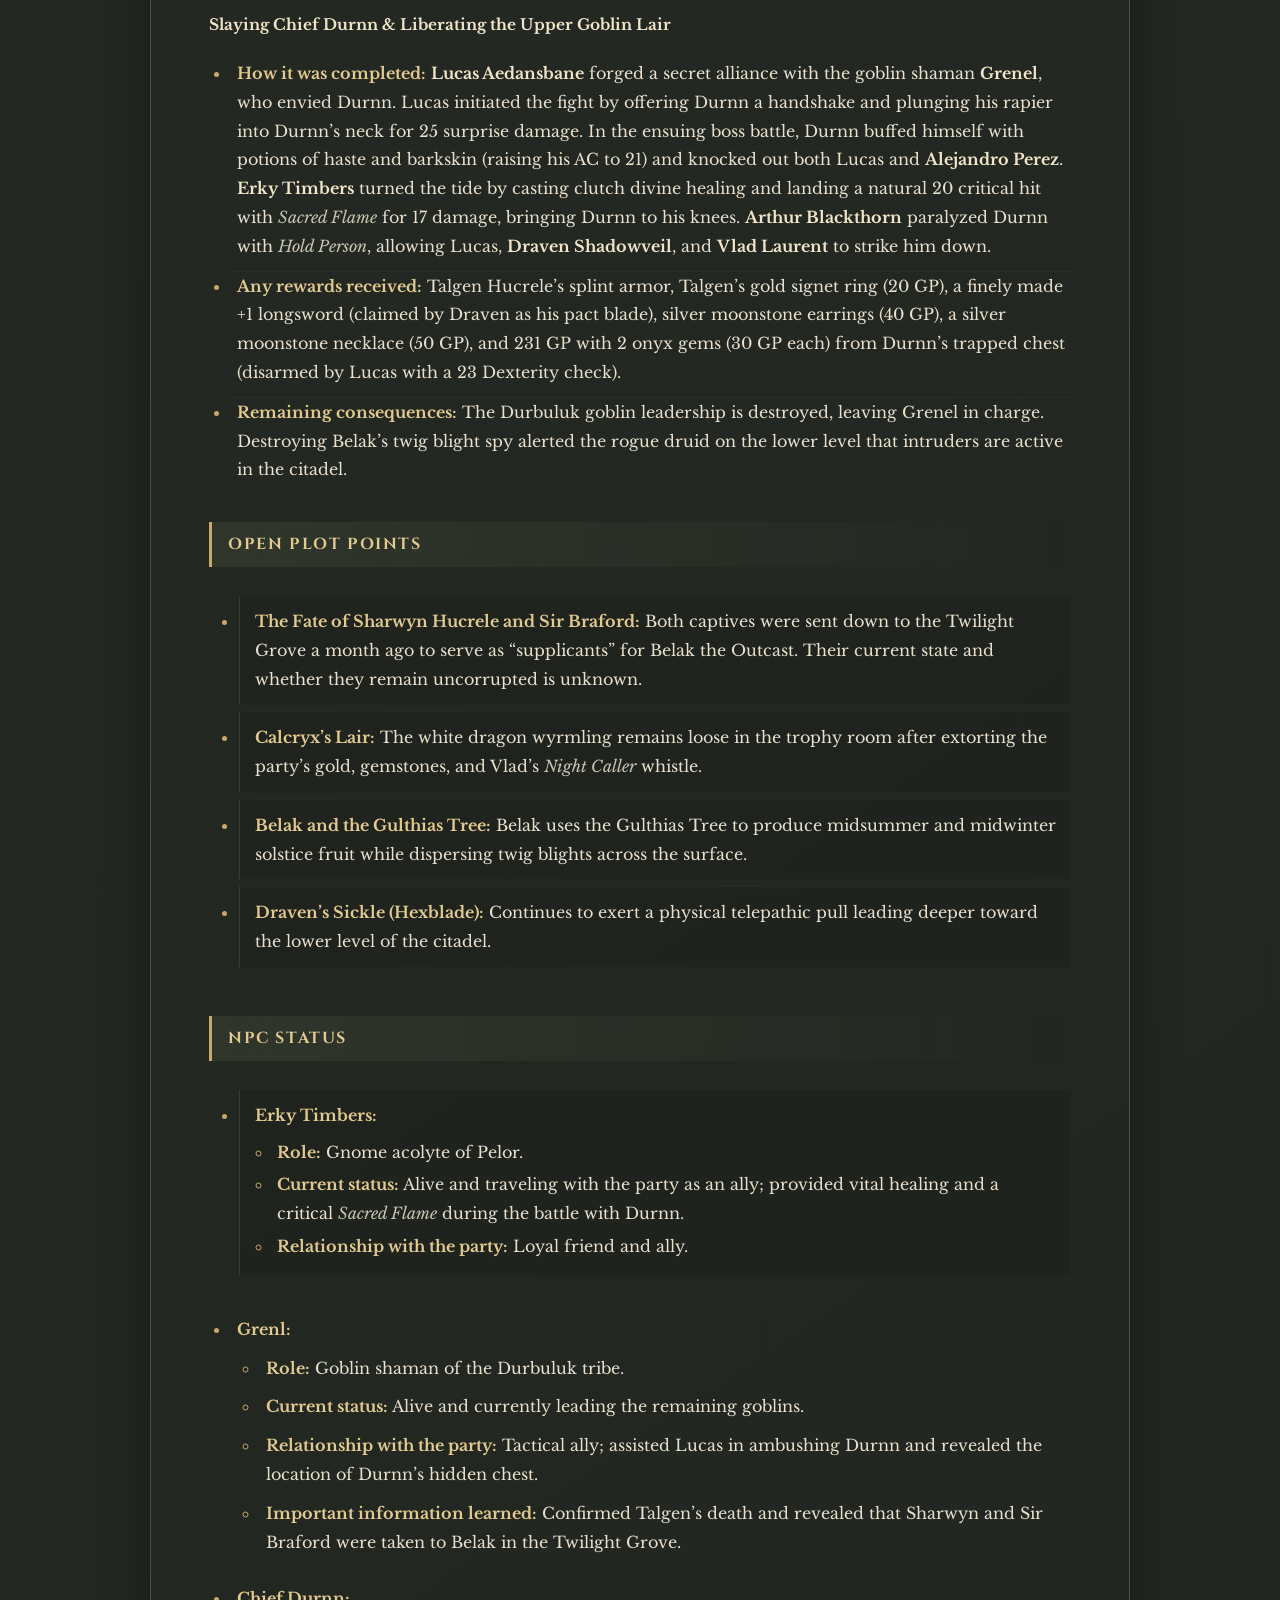
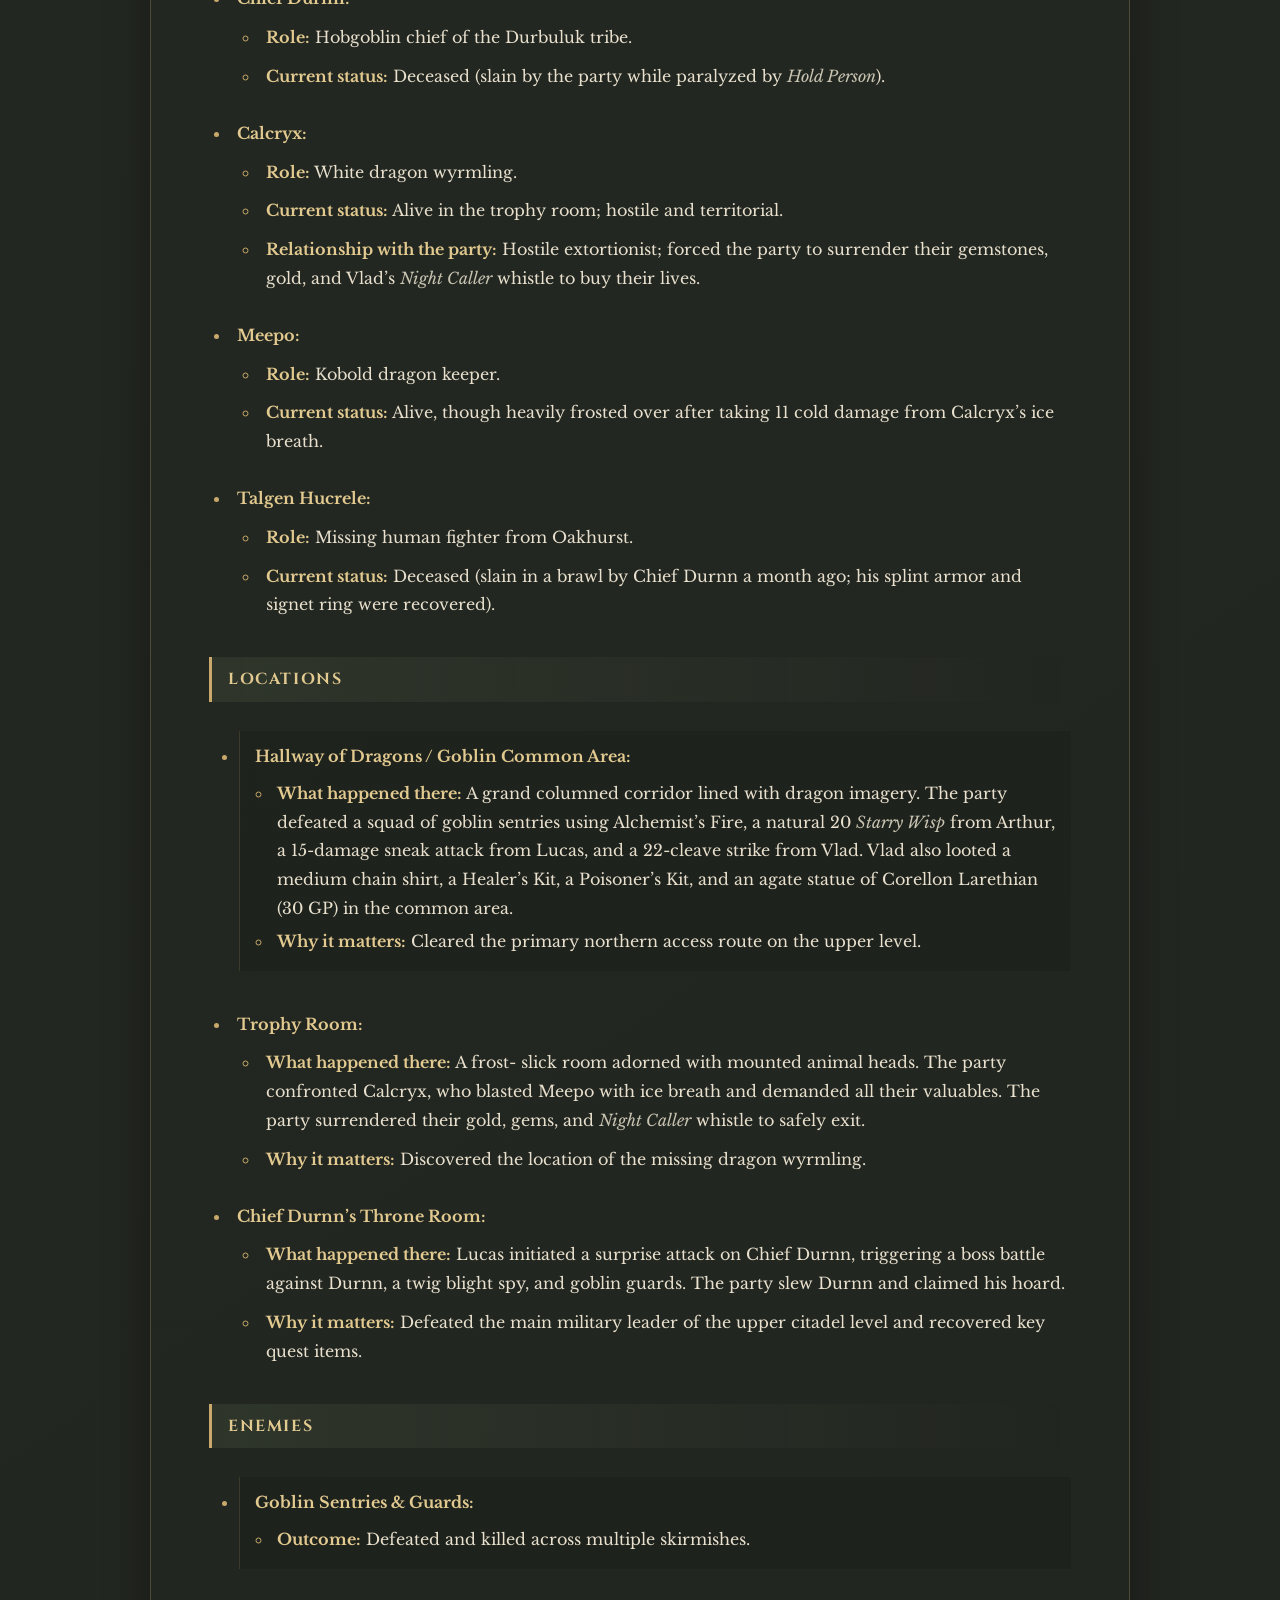
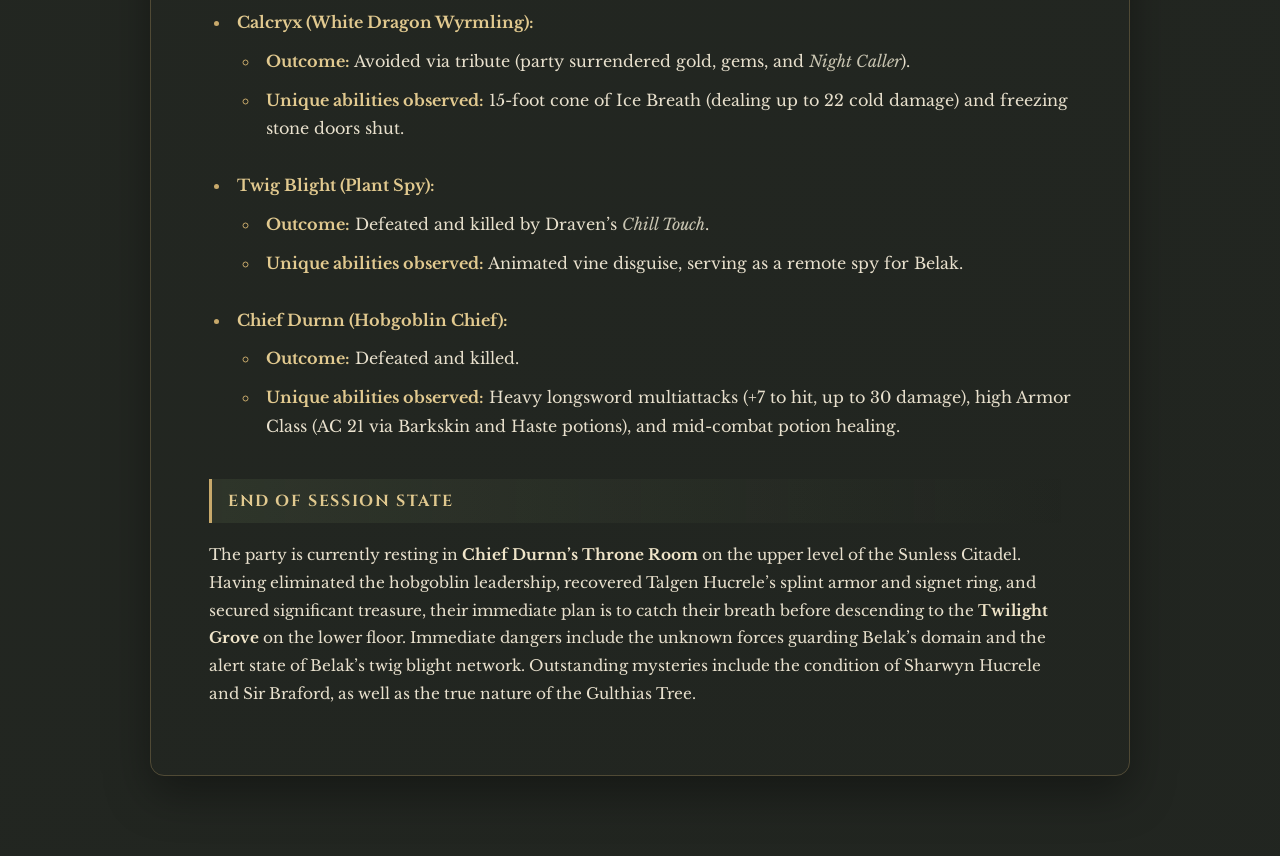
<file: campaigns/yawning-portal/session-006.html>
<!DOCTYPE html>
<html xmlns="http://www.w3.org/1999/xhtml">
<head>
  <meta charset="utf-8" />
  <meta name="generator" content="pandoc 3.10.2" />
  <meta name="viewport" content="width=device-width, initial-scale=1.0, user-scalable=yes" />
  <link rel="stylesheet" href="../../style.css">
  <title>Session 6</title>
</head>
<body>
<a class="back" href="index.html">← Back to Sessions</a>
<h2 id="summary"><strong>SUMMARY</strong></h2>
<p>The session began in the quiet aftermath of rescuing the gnome
acolyte <strong>Erky Timbers</strong> from the goblin stockades, as the
party paused to take a well-earned short rest. Celebrating their
accomplishments, the adventurers officially advanced to <strong>Level
3</strong>. During their downtime, <strong>Lucas Aedansbane</strong>
engaged <strong>Arthur Blackthorn</strong> and <strong>Alejandro
Perez</strong> in a thoughtful tactical discussion regarding the giant
rats infesting the ruins. Lucas questioned whether the goblins were
deliberately breeding disease-ridden vermin, prompting Arthur to reflect
on natural pestilence and note that subterranean corruption itself might
be twisting the local wildlife. Meanwhile, <strong>Vlad
Laurent</strong> successfully navigated the labyrinthine passages of the
Sunless Citadel to rejoin his companions.</p>
<p>With their spell slots and hit points restored, the party set off
under the guidance of <strong>Draven Shadowveil</strong>, whose magical
hexblade sickle was exerting a persistent, irresistible telepathic tug
toward the northeast. Stepping through a heavy archway, the
adventurers found themselves in a magnificent, soaring corridor where
massive stone pillars were intricately carved with relief sculptures of
entwining dragons. <strong>Meepo</strong> grew visibly ecstatic,
sensing that his stolen dragon charge was close at hand. However, as
Vlad clanked forward in his heavy plate armor to check a door at the end
of the hall, his stealth check failed, alerting a squad of goblin
sentries resting nearby.</p>
<p>What followed was a masterclass in tactical party synergy. The
goblins surged into the hall to choke the doorway, but Meepo immediately
launched a flask of alchemist’s fire straight into their ranks,
engulfing multiple sentries in sticky flame. Lucas dipped a crossbow
bolt in poison and unleashed a ranged sneak attack for <strong>15
damage</strong>. Erky Timbers chimed in with divine support, casting
<em>Sacred Flame</em> for 5 damage. Arthur channeled astral
power into a <em>Starry Wisp</em> bolt, scoring a spectacular
<strong>natural 20 critical hit</strong> for <strong>12
damage</strong>. Closing the trap, Vlad stepped into the fray
and swung his great axe in a sweeping cleave attack, rolling a 22 to
deal <strong>15 damage</strong> and slicing the remaining goblins in
half! To secure their perimeter, Lucas scattered a fistful of
ball bearings across the floor, creating an instant hazard to trip up
any incoming reinforcements.</p>
<p>Pushing forward into an adjacent chamber, Vlad opened a door to
reveal a dusty trophy room adorned with crude taxidermy—including
mounted cattle heads, giant rats, and severed kobold heads. A
biting chill hung in the air, coating the stone flagstones in
frost. Resting behind an upturned table was
<strong>Calcryx</strong>, the stolen white dragon wyrmling.
Overjoyed, Meepo sprinted across the room crying her name, only for
Calcryx to unleash a 15-foot cone of freezing <strong>ice
breath</strong>. Meepo barely survived his Constitution save,
taking <strong>11 cold damage</strong> and ending up frosted over like
an “ice popsicle”.</p>
<p>Recognizing the terrifying threat of an actual dragon, Vlad raised
his hands and addressed Calcryx in Draconic, attempting to negotiate her
peaceful return. However, Calcryx proudly refused to return to
her kobold pet cage and aggressively demanded all of the party’s gold,
gemstones, and Vlad’s crystal whistle, <em>Night Caller</em>.
Understanding that combat against a dragon was a quick path to a total
party wipe, Lucas carefully laid down a looted ruby and a vial of
poison, executing a flawless rogue <strong>“back-shuffle”</strong> out
of the room while catching his breath. Draven, Alejandro, and Arthur
followed suit, surrendering their gemstones and loose coins to preserve
their lives. Vlad reluctantly surrendered <em>Night Caller</em>, 2
GP, and two peridot gems. As Vlad backed out, Calcryx fired a
parting blast of frost that froze the stone door completely shut,
dealing 5 cold damage to Vlad. Vlad forced the icy door open,
scrambled clear, and healed himself with 5 points from his <em>Lay on
Hands</em> pool. Once safely in the corridor, Lucas delivered an
iconic rant, reminding Vlad that dragons can level entire towns and that
surrendering a few gems to survive was the smartest move they could
make.</p>
<p>Refusing to let their momentum stall, the adventurers moved to clear
the remaining goblin guardposts. Arthur wild-shaped into a massive
dire wolf, tearing into the goblin lines with heavy bite
attacks. Vlad fought shoulder-to-shoulder with his lupine ally,
swinging his great axe in devastating cleave strikes that cleaved
through the sentries.</p>
<p>The party then approached the throne room of <strong>Chief
Durnn</strong>, the hobgoblin ruler of the Durbuluk tribe. Lucas
took the initiative, using his high Deception skill to pose as a
traveling poison courier. Inside the hall, Lucas met the goblin
shaman <strong>Grenel</strong>. Exploiting the visible hatred
between Grenel and Chief Durnn, Lucas negotiated a secret truce.
Grenel revealed that Calcryx had taken over the trophy room on her own
four days ago, eating two goblins in the process. Crucially,
Grenel disclosed that when the human adventurers passed through, Chief
Durnn got into a violent brawl with <strong>Talgen Hucrele</strong>,
killed him, and took his splint armor as a personal trophy.</p>
<p>Armed with this critical intel, Lucas walked straight up to Chief
Durnn and extended a hand to shake on a deal. As Durnn grasped
his hand, Lucas executed a masterstroke surprise attack—drawing his
rapier in a single fluid stroke and plunging it directly into Durnn’s
neck for a massive <strong>25 damage</strong>! Lucas then rolled
a <strong>natural 20 on initiative</strong>, seizing complete control of
the battle’s opening turn.</p>
<p>The throne room erupted into a fierce, high-stakes boss
battle. Draven immediately cast <em>Blur</em> on himself to
impose disadvantage on enemy attacks while readying <em>Hellish
Rebuke</em>. Alejandro charged forward and slammed his heavy
mace into a goblin sentry’s skull with a <strong>critical hit</strong>
for <strong>10 damage</strong>. Sensing the threat, a stone pot in
the corner sprouted a twig blight—a magical spy serving Belak the
Outcast.</p>
<p>Chief Durnn proved to be an absolute juggernaut; he chugged potions
of haste and barkskin, boosting his Armor Class to a formidable
<strong>21</strong>. Durnn retaliated with terrifying power,
swinging his longsword (+7 to hit) for <strong>30 damage</strong>,
cutting down Lucas and leaving him incapacitated. Draven placed
his Hexblade’s Curse on Durnn and targeted the advancing twig blight
with <em>Chill Touch</em>, dealing 7 damage to destroy the plant
spy. Alejandro reloaded his firearm and cast <em>Healing Word</em>
on Lucas, bringing the rogue back into the fight. Durnn then
downed a potion of healing and struck Alejandro for <strong>27
damage</strong>, knocking the cleric unconscious. Turning his
wrath on Arthur’s dire wolf form, Durnn dealt <strong>25
damage</strong>, battering Arthur back into his human shape at 1 hit
point.</p>
<p>With the party teetering on the edge of defeat, Erky Timbers stepped
forward and called upon Pelor for divine intervention.
Channeling a magnificent wave of holy light, Erky restored <strong>13 HP
to Draven, 10 HP to Lucas, 12 HP to Arthur, and 14 HP to
Alejandro</strong>, instantly raising every fallen hero back to their
feet! Erky then aimed his holy symbol at Chief Durnn and cast
<em>Sacred Flame</em>, scoring a <strong>natural 20 critical
hit</strong> for <strong>17 radiant damage</strong> that forced the
mighty hobgoblin chief down to one knee!</p>
<p>Seizing the ultimate opening, Arthur cast <em>Hold Person</em>,
forcing Durnn to fail a DC 13 Wisdom save and freezing the chief
completely in place. With Durnn paralyzed, Lucas, Draven, and
Vlad combined their power into a final, devastating onslaught, dealing
over <strong>20 damage</strong> to slice through Durnn and slay the
hobgoblin chief once and for all!</p>
<p>In the glorious aftermath of their victory, Draven claimed Durnn’s
finely crafted <strong>+1 longsword</strong> to convert into his pact
blade. The adventurers recovered <strong>Talgen’s splint
armor</strong>, recognizable by the Hucrele family crest on the
breastplate. Grenel then pointed out Durnn’s iron chest near the
throne. Inspecting the lock, Lucas spotted a poisoned needle
trap and rolled an incredible <strong>23 Dexterity check</strong> with
his thieves’ tools, disarming the trap cleanly and popping the chest
open. Inside, they claimed a massive hoard of <strong>231 gold
pieces</strong> and <strong>two uncut onyx gems</strong>. Having
eliminated the chief, secured major loot, and cleared the upper fortress
level, the victorious party prepared for their eventual descent into the
Twilight Grove below.</p>
<h4 id="currency-and-gemstones">CURRENCY AND GEMSTONES</h4>
<ul>
<li><p><strong>231 Gold Pieces</strong> • <strong>Owner:</strong> Party •
<strong>How it was obtained:</strong> Recovered from Chief Durnn’s
trapped iron chest after Lucas successfully disarmed the poison needle
trap.</p></li>
<li><p><strong>2 Onyx Gems (worth 30 GP each)</strong> •
<strong>Owner:</strong> Party • <strong>How it was obtained:</strong>
Recovered from Chief Durnn’s trapped iron chest.</p></li>
<li><p><strong>Silver Earrings with Moonstones (1 pair, worth 20 GP each /
40 GP total)</strong> • <strong>Owner:</strong> Lucas Aedansbane / Party
• <strong>How it was obtained:</strong> Looted from the body of a
hobgoblin in Chief Durnn’s throne room.</p></li>
<li><p><strong>Silver Necklace with Moonstones (worth 50 GP)</strong> •
<strong>Owner:</strong> Lucas Aedansbane / Party • <strong>How it was
obtained:</strong> Looted from the body of a hobgoblin in Chief Durnn’s
throne room.</p></li>
<li><p><strong>Agate Statue of Corellon Larethian (worth 30 GP)</strong> •
<strong>Owner:</strong> Vlad Laurent / Party • <strong>How it was
obtained:</strong> Discovered by Vlad and Arthur during a search of the
goblin common area/guardroom.</p></li>
<li><p><strong>1 Ruby</strong> • <strong>Owner:</strong> Previously Lucas
Aedansbane • <strong>How it was obtained:</strong> Lost; surrendered by
Lucas to Calcryx the white dragon wyrmling as tribute to secure the
party’s safe exit.</p></li>
<li><p><strong>1 Topaz / Sapphire Gem</strong> • <strong>Owner:</strong>
Previously Draven Shadowveil • <strong>How it was obtained:</strong>
Lost; surrendered by Draven to Calcryx as tribute.</p></li>
<li><p><strong>2 Peridot Gems</strong> • <strong>Owner:</strong>
Previously Vlad Laurent • <strong>How it was obtained:</strong> Lost;
surrendered by Vlad to Calcryx as tribute.</p></li>
<li><p><strong>2 Gold Pieces</strong> • <strong>Owner:</strong> Previously
Vlad Laurent • <strong>How it was obtained:</strong> Lost; surrendered
by Vlad to Calcryx as tribute.</p></li>
<li><p><strong>Loose Gold and Gemstones (quantity unknown)</strong> •
<strong>Owner:</strong> Previously Alejandro Perez and Arthur Blackthorn
• <strong>How it was obtained:</strong> Lost; surrendered and left on
the trophy room floor for Calcryx.</p></li>
</ul>
<h4 id="magic-and-rare-items">MAGIC AND RARE ITEMS</h4>
<ul>
<li><p><strong>Night Caller (Crystal Whistle)</strong> • <strong>Current
owner:</strong> Calcryx the White Dragon Wyrmling (previously Vlad
Laurent) • <strong>How it was obtained:</strong> Lost; demanded by
Calcryx and surrendered by Vlad to secure his exit from the trophy room.
• <strong>Whether its purpose is known:</strong> Known; a magical
crystal whistle inscribed with Dwarvish runes.</p></li>
<li><p><strong>Finely Made +1 Longsword</strong> • <strong>Current
owner:</strong> Draven Shadowveil • <strong>How it was
obtained:</strong> Looted from the slain hobgoblin chief, Durnn. Draven
claimed it to perform a ritual to turn it into his Warlock Pact Blade. •
<strong>Whether its purpose is known:</strong> Known; a finely crafted
+1 magical longsword.</p></li>
<li><p><strong>Talgen Hucrele’s Gold Signet Ring (worth 20 GP)</strong> •
<strong>Current owner:</strong> Party / Lucas Aedansbane • <strong>How
it was obtained:</strong> Looted from Chief Durnn’s finger; serves as
proof of Talgen Hucrele’s fate for Kerowyn Hucrele. • <strong>Whether
its purpose is known:</strong> Known; family signet ring and quest
objective item.</p></li>
</ul>
<h4 id="consumables">CONSUMABLES</h4>
<ul>
<li><p><strong>Flask of Alchemist’s Fire</strong> •
<strong>Quantity:</strong> 1 • <strong>Owner:</strong> Previously Meepo
• <strong>Status:</strong> Consumed (Thrown by Meepo into the line of
goblin sentries during the hallway skirmish).</p></li>
<li><p><strong>Vial of Poison</strong> • <strong>Quantity:</strong> 1 •
<strong>Owner:</strong> Previously Lucas Aedansbane •
<strong>Status:</strong> Lost / Surrendered (Offered by Lucas as a
synthesized tribute to Calcryx).</p></li>
<li><p><strong>Vial of Poison / Poison Coating</strong> •
<strong>Quantity:</strong> 1 (small vial) • <strong>Owner:</strong>
Lucas Aedansbane • <strong>Status:</strong> Consumed (Used by Lucas to
coat arrows and his weapon during combat with the goblins and Chief
Durnn).</p></li>
<li><p><strong>Ball Bearings</strong> • <strong>Quantity:</strong>
Quantity unknown • <strong>Owner:</strong> Lucas Aedansbane •
<strong>Status:</strong> Consumed / Used (Scattered across the floor by
Lucas to trip up incoming goblin reinforcements).</p></li>
<li><p><strong>Healer’s Kit</strong> • <strong>Quantity:</strong> 1 •
<strong>Owner:</strong> Arthur Blackthorn (gifted by Vlad Laurent) •
<strong>Status:</strong> Gained (Looted by Vlad from near the shaman’s
bedding in the goblin common area and given to Arthur).</p></li>
<li><p><strong>Poisoner’s Kit</strong> • <strong>Quantity:</strong> 1 •
<strong>Owner:</strong> Vlad Laurent / Lucas Aedansbane •
<strong>Status:</strong> Gained (Looted by Vlad from near the shaman’s
bedding in the goblin common area).</p></li>
<li><p><strong>Arrows</strong> • <strong>Quantity:</strong> 5 •
<strong>Owner:</strong> Party / Lucas Aedansbane •
<strong>Status:</strong> Gained (Found among the clutter in the goblin
common area).</p></li>
<li><p><strong>Rations and Bedding</strong> • <strong>Quantity:</strong>
Quantity unknown • <strong>Owner:</strong> Party •
<strong>Status:</strong> Gained (Found during a search of the goblin
common area).</p></li>
<li><p><strong>Potion of Haste, Potion of Barkskin, and Potion of
Healing</strong> • <strong>Quantity:</strong> 1 of each •
<strong>Owner:</strong> Chief Durnn • <strong>Status:</strong> Consumed
(Drank by Chief Durnn before and during combat).</p></li>
</ul>
<h4 id="equipment">EQUIPMENT</h4>
<ul>
<li><p><strong>Talgen Hucrele’s Splint Armor (Heavy Armor, AC 17, value
200 GP)</strong> • <strong>Status:</strong> Gained; stripped from the
corpse of Chief Durnn. Identifiable by the Hucrele family crest worked
into the chest piece.</p></li>
<li><p><strong>Medium Chain Shirt (Medium Armor, AC 13 + Dex modifier max
2)</strong> • <strong>Status:</strong> Gained; found by Vlad Laurent in
the goblin common area and kept for future use or sale.</p></li>
</ul>
<h4 id="inventory-changes">INVENTORY CHANGES</h4>
<ul>
<li><strong>Meepo</strong> consumed 1 flask of Alchemist’s Fire by
throwing it at goblin sentries.</li>
<li><strong>Lucas</strong> used quantity
unknown of ball bearings by scattering them on the corridor floor.</li>
<li><strong>Lucas</strong> surrendered 1 ruby and 1 vial of synthesized
poison to Calcryx the white wyrmling.</li>
<li><strong>Draven</strong>
surrendered 1 topaz/sapphire gem to Calcryx.</li>
<li><strong>Alejandro</strong> and <strong>Arthur</strong> surrendered their
loose gold coins and gemstones (quantity unknown) to Calcryx.</li>
<li><strong>Vlad</strong> surrendered Night Caller (crystal whistle), 2 gold
pieces, and 2 peridot gems to Calcryx.</li>
<li><strong>Vlad</strong> expended
5 points from his Lay on Hands pool to heal himself from frost damage.</li>
<li><strong>Vlad</strong> gained 1 Healer’s Kit, 1 Poisoner’s Kit, 5 arrows,
1 Medium Chain Shirt, and 1 Agate Statue of Corellon Larethian (worth 30
GP) from searching the goblin common area.</li>
<li><strong>Vlad</strong> gave
the 1 Healer’s Kit to Arthur.</li>
<li><strong>Chief Durnn</strong> consumed 1
Potion of Haste, 1 Potion of Barkskin, and 1 Potion of Healing.</li>
<li><strong>Draven</strong> gained 1 finely made +1 longsword looted from
Chief Durnn’s body.</li>
<li><strong>The party</strong> gained Talgen Hucrele’s
Splint Armor (worth 200 GP) and Talgen’s Gold Signet Ring (worth 20 GP)
looted from Chief Durnn.</li>
<li><strong>The party</strong> gained 1 pair of
Silver Earrings with Moonstones (40 GP total) and 1 Silver Necklace with
Moonstones (50 GP) looted from a hobgoblin body.</li>
<li><strong>Lucas</strong> disarmed a poison needle trap on Chief Durnn’s
iron chest with a 23 Dexterity check.</li>
<li><strong>The party</strong>
gained 231 Gold Pieces and 2 Onyx Gems (worth 30 GP each) looted from
Chief Durnn’s iron chest.</li>
</ul>
<h4 id="current-primary-objective">CURRENT PRIMARY OBJECTIVE</h4>
<p>Having defeated the hobgoblin leader <strong>Chief Durnn</strong> and
cleared the upper fortress level of the Durbuluk goblins, the party’s
primary objective is to prepare for their descent into the
<strong>Twilight Grove</strong> on the lower level of the citadel.
There, they intend to rescue the remaining missing captives
(<strong>Sharwyn Hucrele</strong> and <strong>Sir Braford</strong>) and
confront the rogue druid <strong>Belak the Outcast</strong>.</p>
<h4 id="active-quests">ACTIVE QUESTS</h4>
<p><strong>Rescue Mission (Finding Sharwyn Hucrele and Sir
Braford)</strong></p>
<ul>
<li><strong>Objective:</strong> Locate and rescue the
remaining missing adventurers from Oakhurst.</li>
<li><strong>Who gave the
quest:</strong> Kerowyn Hucrele, matriarch of House Hucrele.</li>
<li><strong>Current progress:</strong> The party rescued <strong>Erky
Timbers</strong>, who confirmed the adventurers were held in the goblin
stockades. In Chief Durnn’s throne room, the goblin shaman
<strong>Grenel</strong> revealed that Chief Durnn killed <strong>Talgen
Hucrele</strong> in a brawl and kept his splint armor and signet ring.
Grenel confirmed that <strong>Sharwyn Hucrele</strong> and <strong>Sir
Braford</strong> were sent down alive to Belak the Outcast in the
Twilight Grove.</li>
<li><strong>Known reward:</strong> 125 GP per signet ring
returned, doubled if the captives are returned alive and in good
health.</li>
</ul>
<p><strong>Stopping Belak the Outcast / Investigating the
Blight</strong></p>
<ul>
<li><strong>Objective:</strong> Investigate the source of
the magical solstice apples and halt the spread of twig blights.</li>
<li><strong>Who gave the quest:</strong> Arthur’s druidic circle and
Alejandro’s church.</li>
<li><strong>Current progress:</strong> Erky Timbers
and Grenel confirmed that Belak resides in the Twilight Grove below,
growing magical fruit on the <strong>Gulthias Tree</strong> and sending
twig blights out as spies. The party destroyed one of Belak’s plant
spies during the fight with Durnn.</li>
<li><strong>Known reward:</strong> Not
explicitly stated in gold.</li>
</ul>
<p><strong>Retrieving Calcryx (The Stolen White Dragon
Wyrmling)</strong></p>
<ul>
<li><strong>Objective:</strong> Retrieve Calcryx for
the kobold tribe.</li>
<li><strong>Who gave the quest:</strong> Yusdrayl,
leader of the kobolds.</li>
<li><strong>Current progress:</strong> The party
located Calcryx in the frost-slick trophy room. However, Calcryx refused
to return to her cage, demanded the party’s gold and gemstones, and
extorted Vlad’s crystal whistle (<em>Night Caller</em>). The party
surrendered their valuables to escape, leaving Calcryx untamed in her
new lair.</li>
<li><strong>Known reward:</strong> The metallic dragon key on
Yusdrayl’s altar or a choice of two magical items from the altar.</li>
</ul>
<h4 id="completed-quests">COMPLETED QUESTS</h4>
<p><strong>Slaying Chief Durnn &amp; Liberating the Upper Goblin
Lair</strong></p>
<ul>
<li><strong>How it was completed:</strong> <strong>Lucas
Aedansbane</strong> forged a secret alliance with the goblin shaman
<strong>Grenel</strong>, who envied Durnn. Lucas initiated the fight by
offering Durnn a handshake and plunging his rapier into Durnn’s neck for
25 surprise damage. In the ensuing boss battle, Durnn buffed himself
with potions of haste and barkskin (raising his AC to 21) and knocked
out both Lucas and <strong>Alejandro Perez</strong>. <strong>Erky
Timbers</strong> turned the tide by casting clutch divine healing and
landing a natural 20 critical hit with <em>Sacred Flame</em> for 17
damage, bringing Durnn to his knees. <strong>Arthur Blackthorn</strong>
paralyzed Durnn with <em>Hold Person</em>, allowing Lucas,
<strong>Draven Shadowveil</strong>, and <strong>Vlad Laurent</strong> to
strike him down.</li>
<li><strong>Any rewards received:</strong> Talgen
Hucrele’s splint armor, Talgen’s gold signet ring (20 GP), a finely made
+1 longsword (claimed by Draven as his pact blade), silver moonstone
earrings (40 GP), a silver moonstone necklace (50 GP), and 231 GP with 2
onyx gems (30 GP each) from Durnn’s trapped chest (disarmed by Lucas
with a 23 Dexterity check).</li>
<li><strong>Remaining consequences:</strong>
The Durbuluk goblin leadership is destroyed, leaving Grenel in charge.
Destroying Belak’s twig blight spy alerted the rogue druid on the lower
level that intruders are active in the citadel.</li>
</ul>
<h4 id="open-plot-points">OPEN PLOT POINTS</h4>
<ul>
<li><strong>The Fate of Sharwyn Hucrele and Sir Braford:</strong> Both
captives were sent down to the Twilight Grove a month ago to serve as
“supplicants” for Belak the Outcast. Their current state and whether
they remain uncorrupted is unknown.</li>
<li><strong>Calcryx’s Lair:</strong> The white dragon wyrmling remains
loose in the trophy room after
extorting the party’s gold, gemstones, and Vlad’s <em>Night Caller</em>
whistle.</li>
<li><strong>Belak and the Gulthias Tree:</strong> Belak uses the Gulthias
Tree to produce midsummer and midwinter solstice fruit while dispersing
twig blights across the surface.</li>
<li><strong>Draven’s Sickle (Hexblade):</strong> Continues to exert a
physical telepathic pull leading deeper toward the lower level of the
citadel.</li>
</ul>
<h4 id="npc-status">NPC STATUS</h4>
<ul>
<li><strong>Erky Timbers:</strong>
<ul>
<li><strong>Role:</strong> Gnome acolyte of Pelor.</li>
<li><strong>Current status:</strong> Alive and traveling with the party
as an ally; provided vital healing and a critical <em>Sacred Flame</em>
during the battle with Durnn.</li>
<li><strong>Relationship with the party:</strong> Loyal friend and
ally.</li>
</ul>
</li>
</ul>
<ul>
<li><strong>Grenl:</strong>
<ul>
<li><strong>Role:</strong> Goblin shaman of the Durbuluk tribe.</li>
<li><strong>Current status:</strong> Alive and currently leading the
remaining goblins.</li>
<li><strong>Relationship with the party:</strong> Tactical ally;
assisted Lucas in ambushing Durnn and revealed the location of Durnn’s
hidden chest.</li>
<li><strong>Important information learned:</strong> Confirmed Talgen’s
death and revealed that Sharwyn and Sir Braford were taken to Belak in
the Twilight Grove.</li>
</ul>
</li>
</ul>
<ul>
<li><strong>Chief Durnn:</strong>
<ul>
<li><strong>Role:</strong> Hobgoblin chief of the Durbuluk tribe.</li>
<li><strong>Current status:</strong> Deceased (slain by the party while
paralyzed by <em>Hold Person</em>).</li>
</ul>
</li>
</ul>
<ul>
<li><strong>Calcryx:</strong>
<ul>
<li><strong>Role:</strong> White dragon wyrmling.</li>
<li><strong>Current status:</strong> Alive in the trophy room; hostile
and territorial.</li>
<li><strong>Relationship with the party:</strong> Hostile extortionist;
forced the party to surrender their gemstones, gold, and Vlad’s
<em>Night Caller</em> whistle to buy their lives.</li>
</ul>
</li>
</ul>
<ul>
<li><strong>Meepo:</strong>
<ul>
<li><strong>Role:</strong> Kobold dragon keeper.</li>
<li><strong>Current status:</strong> Alive, though heavily frosted over
after taking 11 cold damage from Calcryx’s ice breath.</li>
</ul>
</li>
</ul>
<ul>
<li><strong>Talgen Hucrele:</strong>
<ul>
<li><strong>Role:</strong> Missing human fighter from Oakhurst.</li>
<li><strong>Current status:</strong> Deceased (slain in a brawl by Chief
Durnn a month ago; his splint armor and signet ring were
recovered).</li>
</ul>
</li>
</ul>
<h4 id="locations">LOCATIONS</h4>
<ul>
<li><strong>Hallway of Dragons / Goblin Common Area:</strong>
<ul>
<li><strong>What happened there:</strong> A grand columned corridor
lined with dragon imagery. The party defeated a squad of goblin sentries
using Alchemist’s Fire, a natural 20 <em>Starry Wisp</em> from Arthur, a
15-damage sneak attack from Lucas, and a 22-cleave strike from Vlad.
Vlad also looted a medium chain shirt, a Healer’s Kit, a Poisoner’s Kit,
and an agate statue of Corellon Larethian (30 GP) in the common
area.</li>
<li><strong>Why it matters:</strong> Cleared the primary northern access
route on the upper level.</li>
</ul>
</li>
</ul>
<ul>
<li><strong>Trophy Room:</strong>
<ul>
<li><strong>What happened there:</strong> A frost- slick room adorned
with mounted animal heads. The party confronted Calcryx, who blasted
Meepo with ice breath and demanded all their valuables. The party
surrendered their gold, gems, and <em>Night Caller</em> whistle to
safely exit.</li>
<li><strong>Why it matters:</strong> Discovered the location of the
missing dragon wyrmling.</li>
</ul>
</li>
</ul>
<ul>
<li><strong>Chief Durnn’s Throne Room:</strong>
<ul>
<li><strong>What happened there:</strong> Lucas initiated a surprise
attack on Chief Durnn, triggering a boss battle against Durnn, a twig
blight spy, and goblin guards. The party slew Durnn and claimed his
hoard.</li>
<li><strong>Why it matters:</strong> Defeated the main military leader
of the upper citadel level and recovered key quest items.</li>
</ul>
</li>
</ul>
<h4 id="enemies">ENEMIES</h4>
<ul>
<li><strong>Goblin Sentries &amp; Guards:</strong>
<ul>
<li><strong>Outcome:</strong> Defeated and killed across multiple
skirmishes.</li>
</ul>
</li>
</ul>
<ul>
<li><strong>Calcryx (White Dragon Wyrmling):</strong>
<ul>
<li><strong>Outcome:</strong> Avoided via tribute (party surrendered
gold, gems, and <em>Night Caller</em>).</li>
<li><strong>Unique abilities observed:</strong> 15-foot cone of Ice
Breath (dealing up to 22 cold damage) and freezing stone doors
shut.</li>
</ul>
</li>
</ul>
<ul>
<li><strong>Twig Blight (Plant Spy):</strong>
<ul>
<li><strong>Outcome:</strong> Defeated and killed by Draven’s <em>Chill
Touch</em>.</li>
<li><strong>Unique abilities observed:</strong> Animated vine disguise,
serving as a remote spy for Belak.</li>
</ul>
</li>
</ul>
<ul>
<li><strong>Chief Durnn (Hobgoblin Chief):</strong>
<ul>
<li><strong>Outcome:</strong> Defeated and killed.</li>
<li><strong>Unique abilities observed:</strong> Heavy longsword
multiattacks (+7 to hit, up to 30 damage), high Armor Class (AC 21 via
Barkskin and Haste potions), and mid-combat potion healing.</li>
</ul>
</li>
</ul>
<h4 id="end-of-session-state">END OF SESSION STATE</h4>
<p>The party is currently resting in <strong>Chief Durnn’s Throne
Room</strong> on the upper level of the Sunless Citadel. Having
eliminated the hobgoblin leadership, recovered Talgen Hucrele’s splint
armor and signet ring, and secured significant treasure, their immediate
plan is to catch their breath before descending to the <strong>Twilight
Grove</strong> on the lower floor. Immediate dangers include the unknown
forces guarding Belak’s domain and the alert state of Belak’s twig
blight network. Outstanding mysteries include the condition of Sharwyn
Hucrele and Sir Braford, as well as the true nature of the Gulthias
Tree.</p>
</body>
</html>
</file>
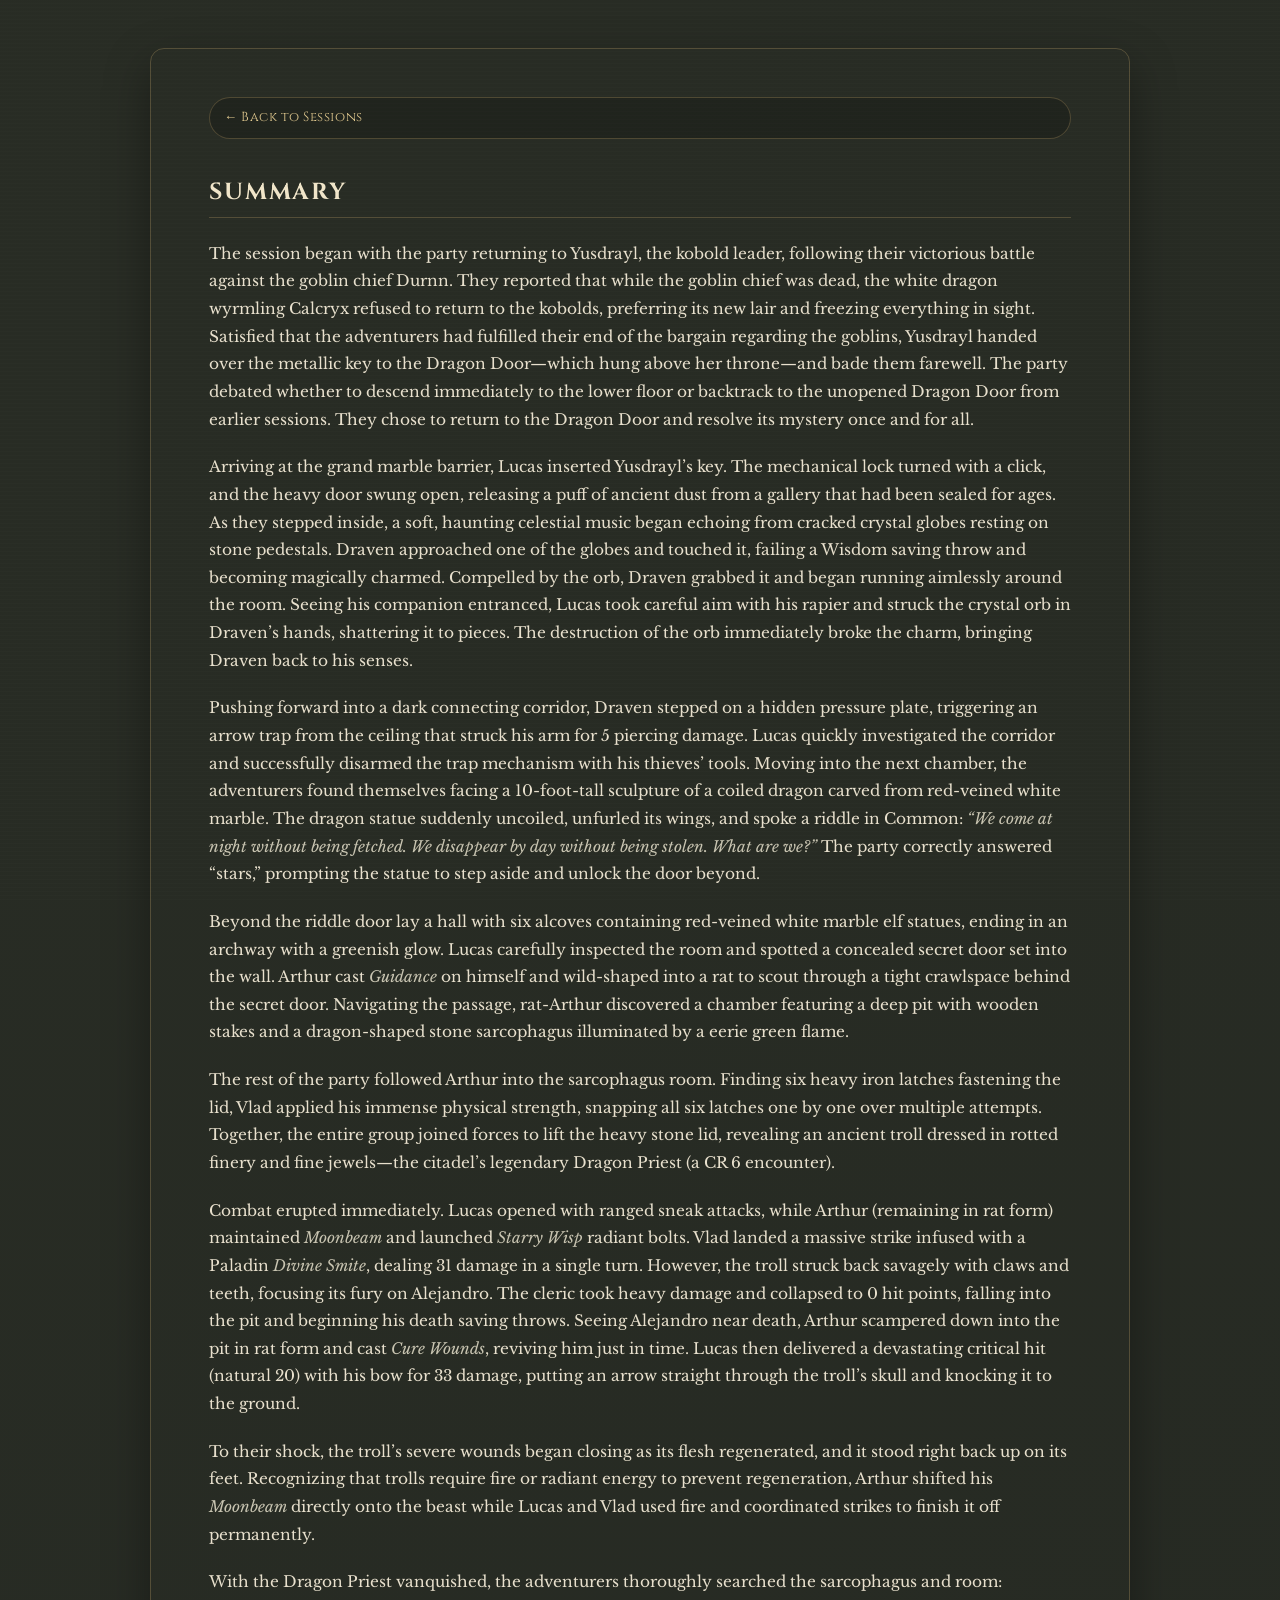
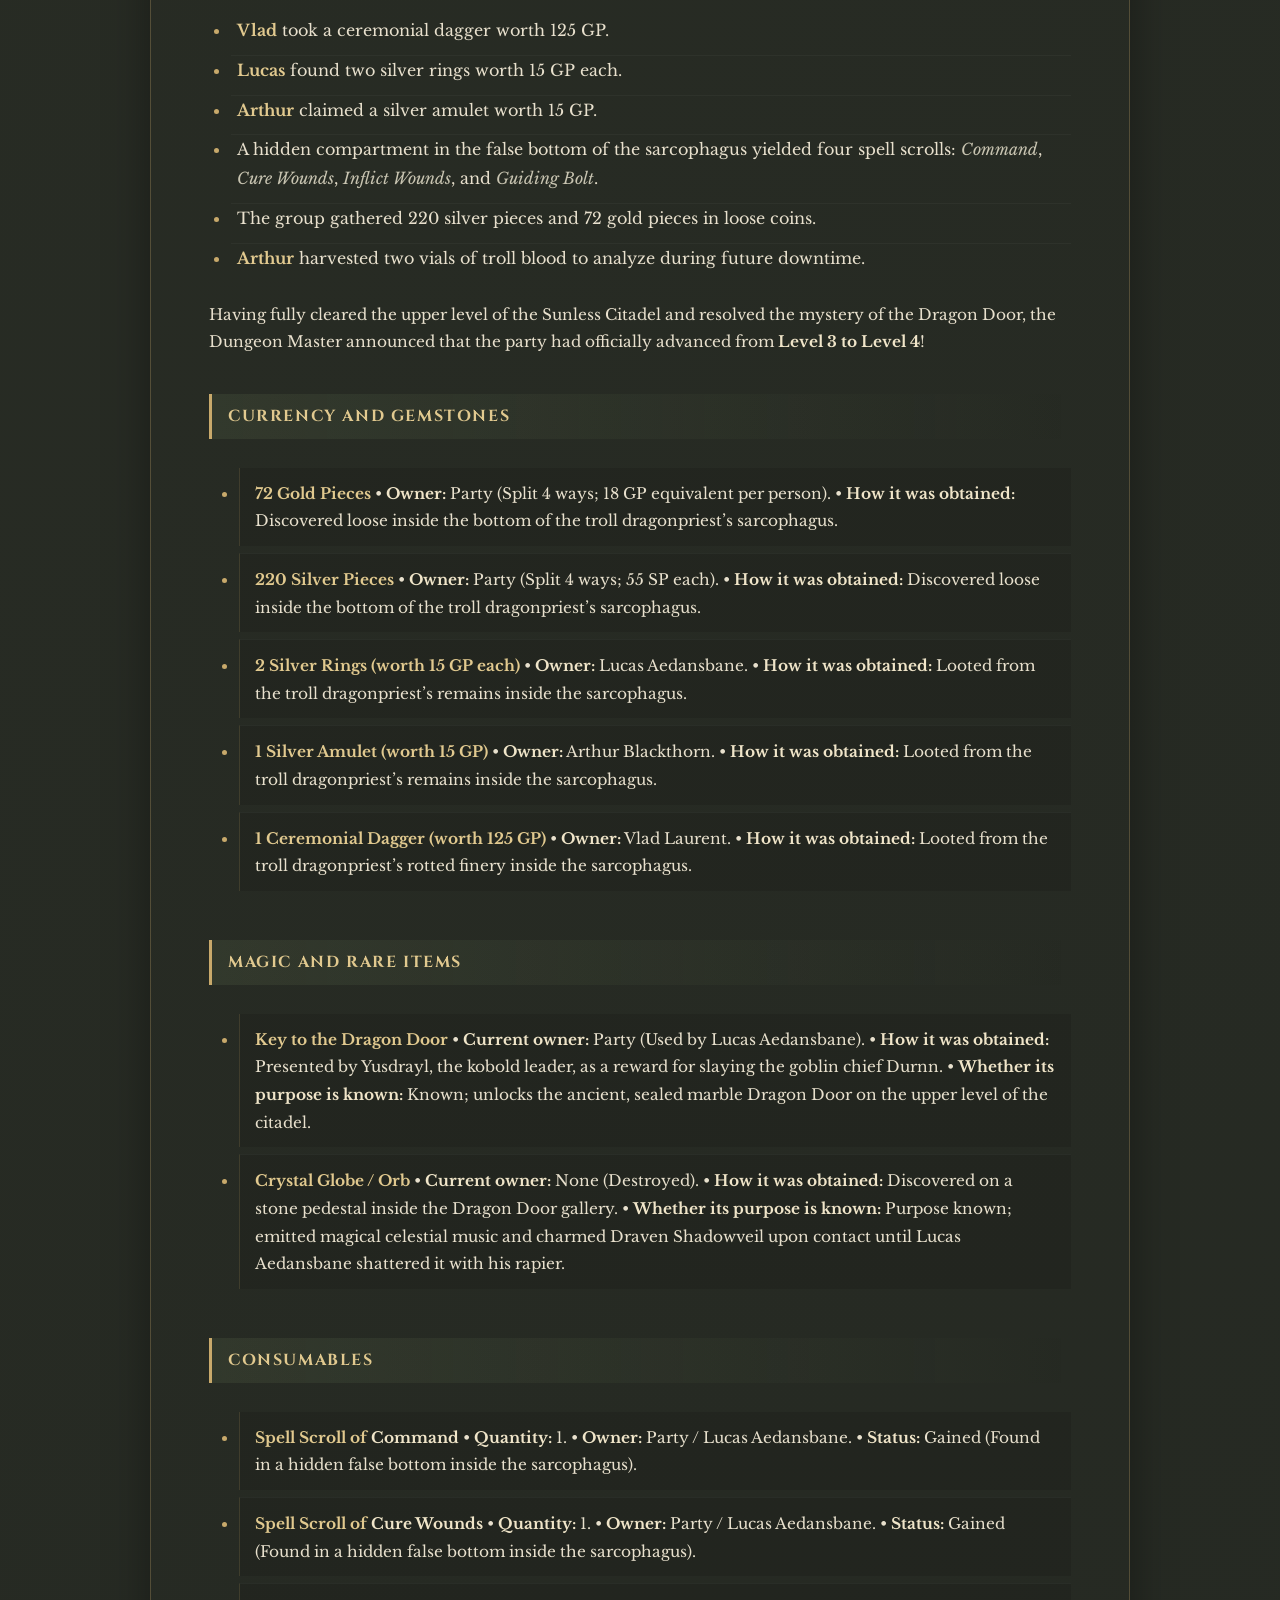
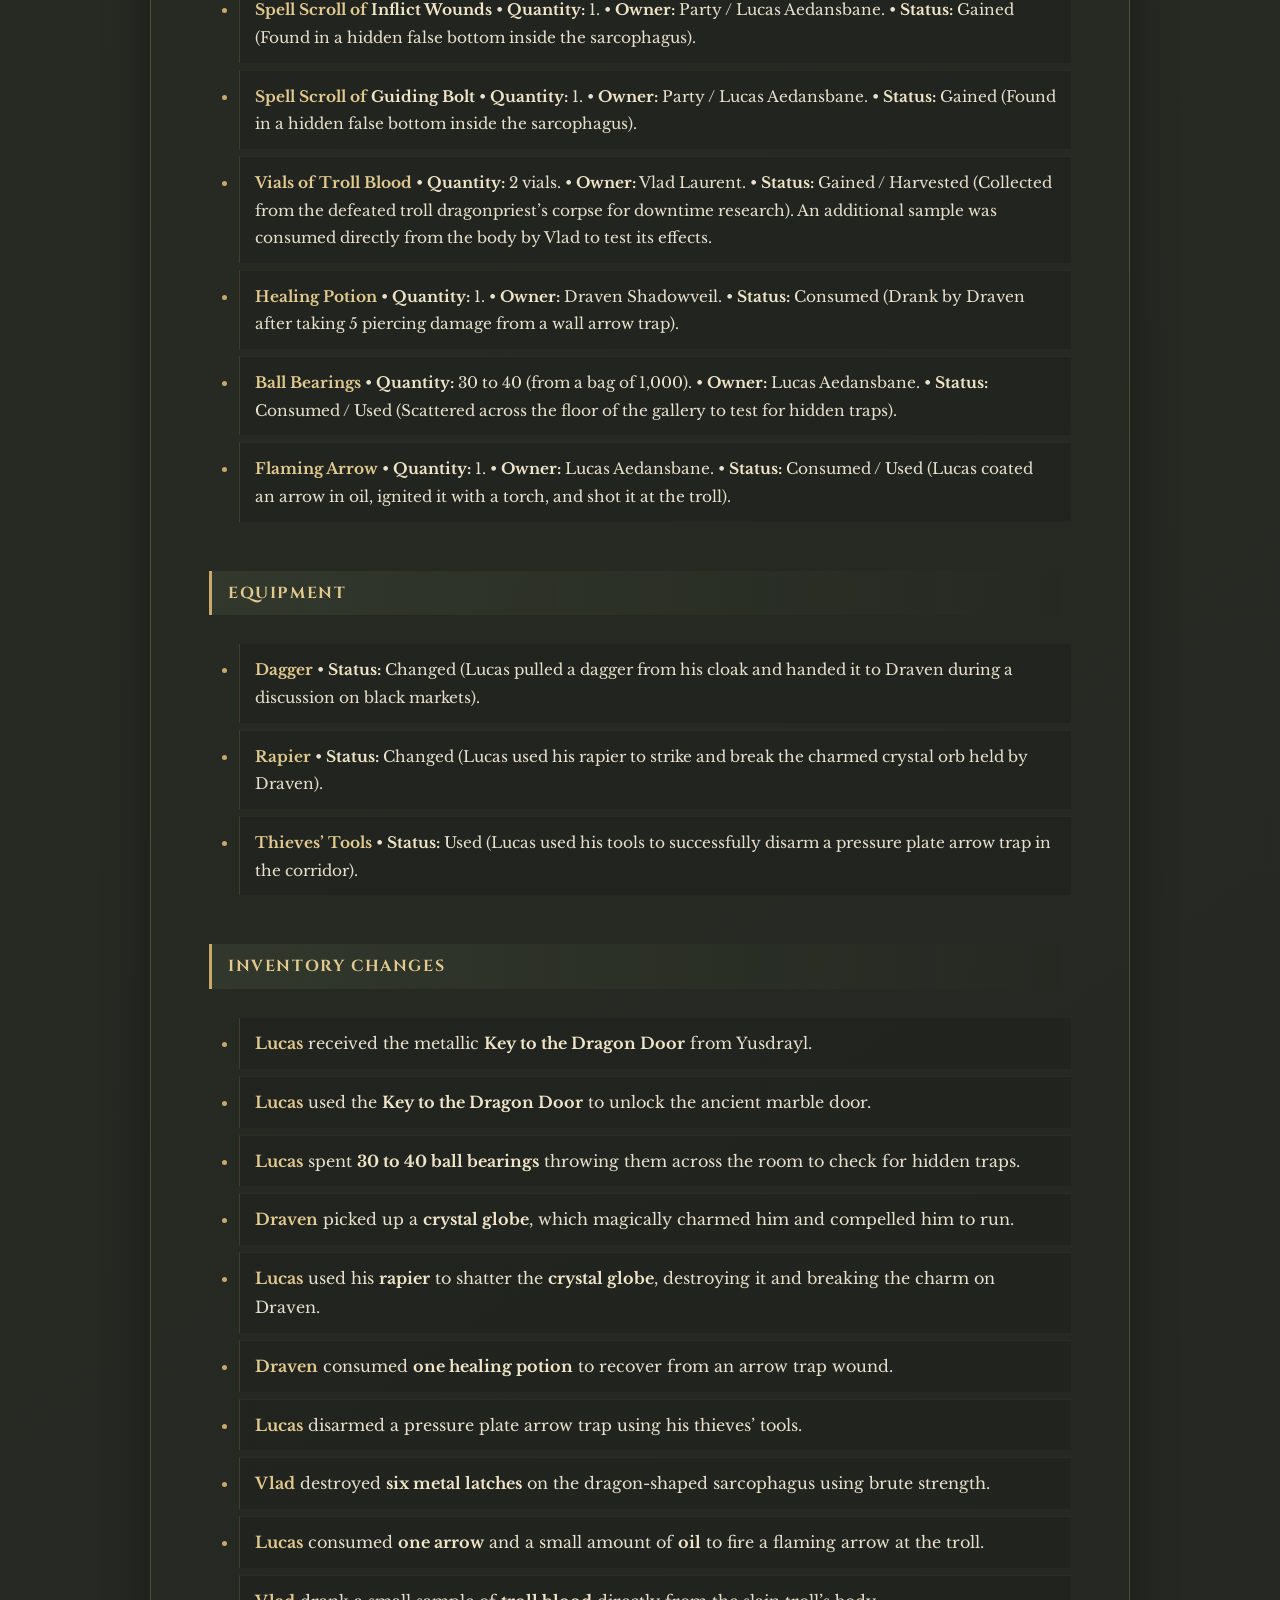
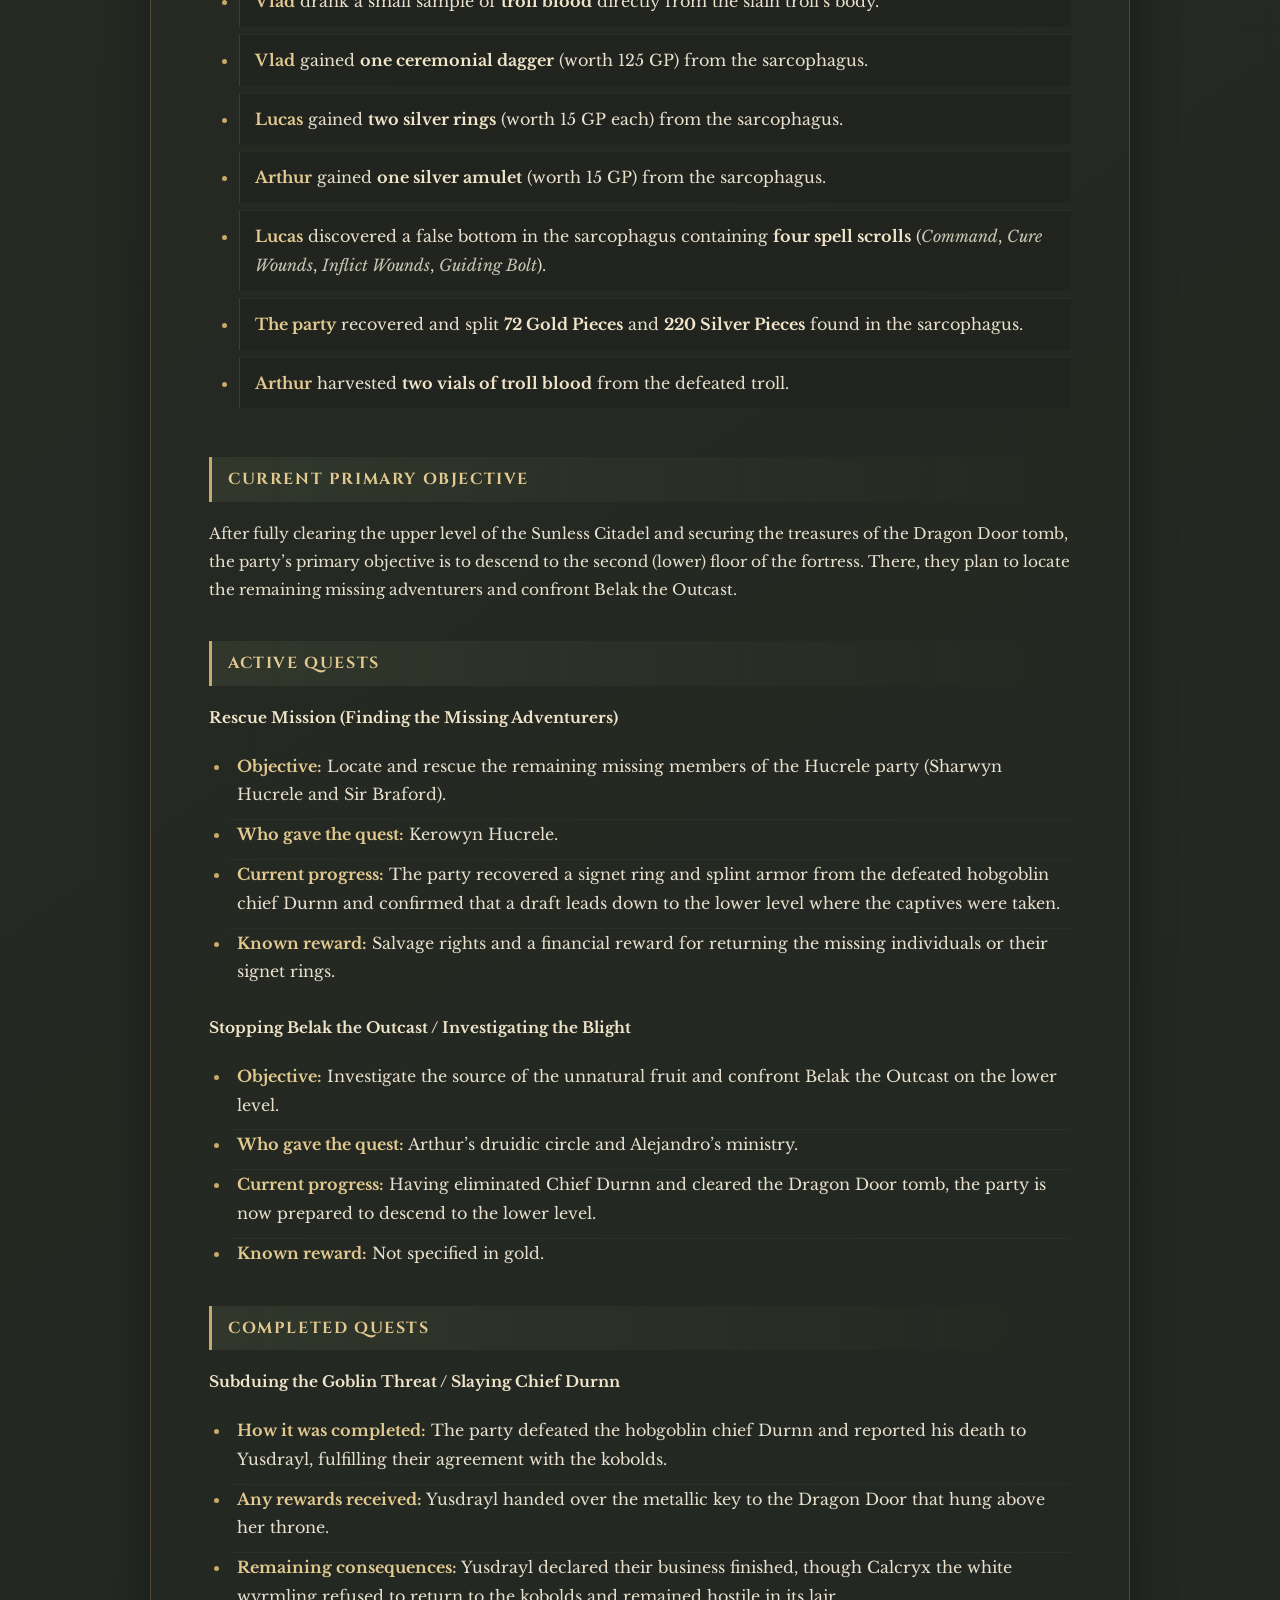
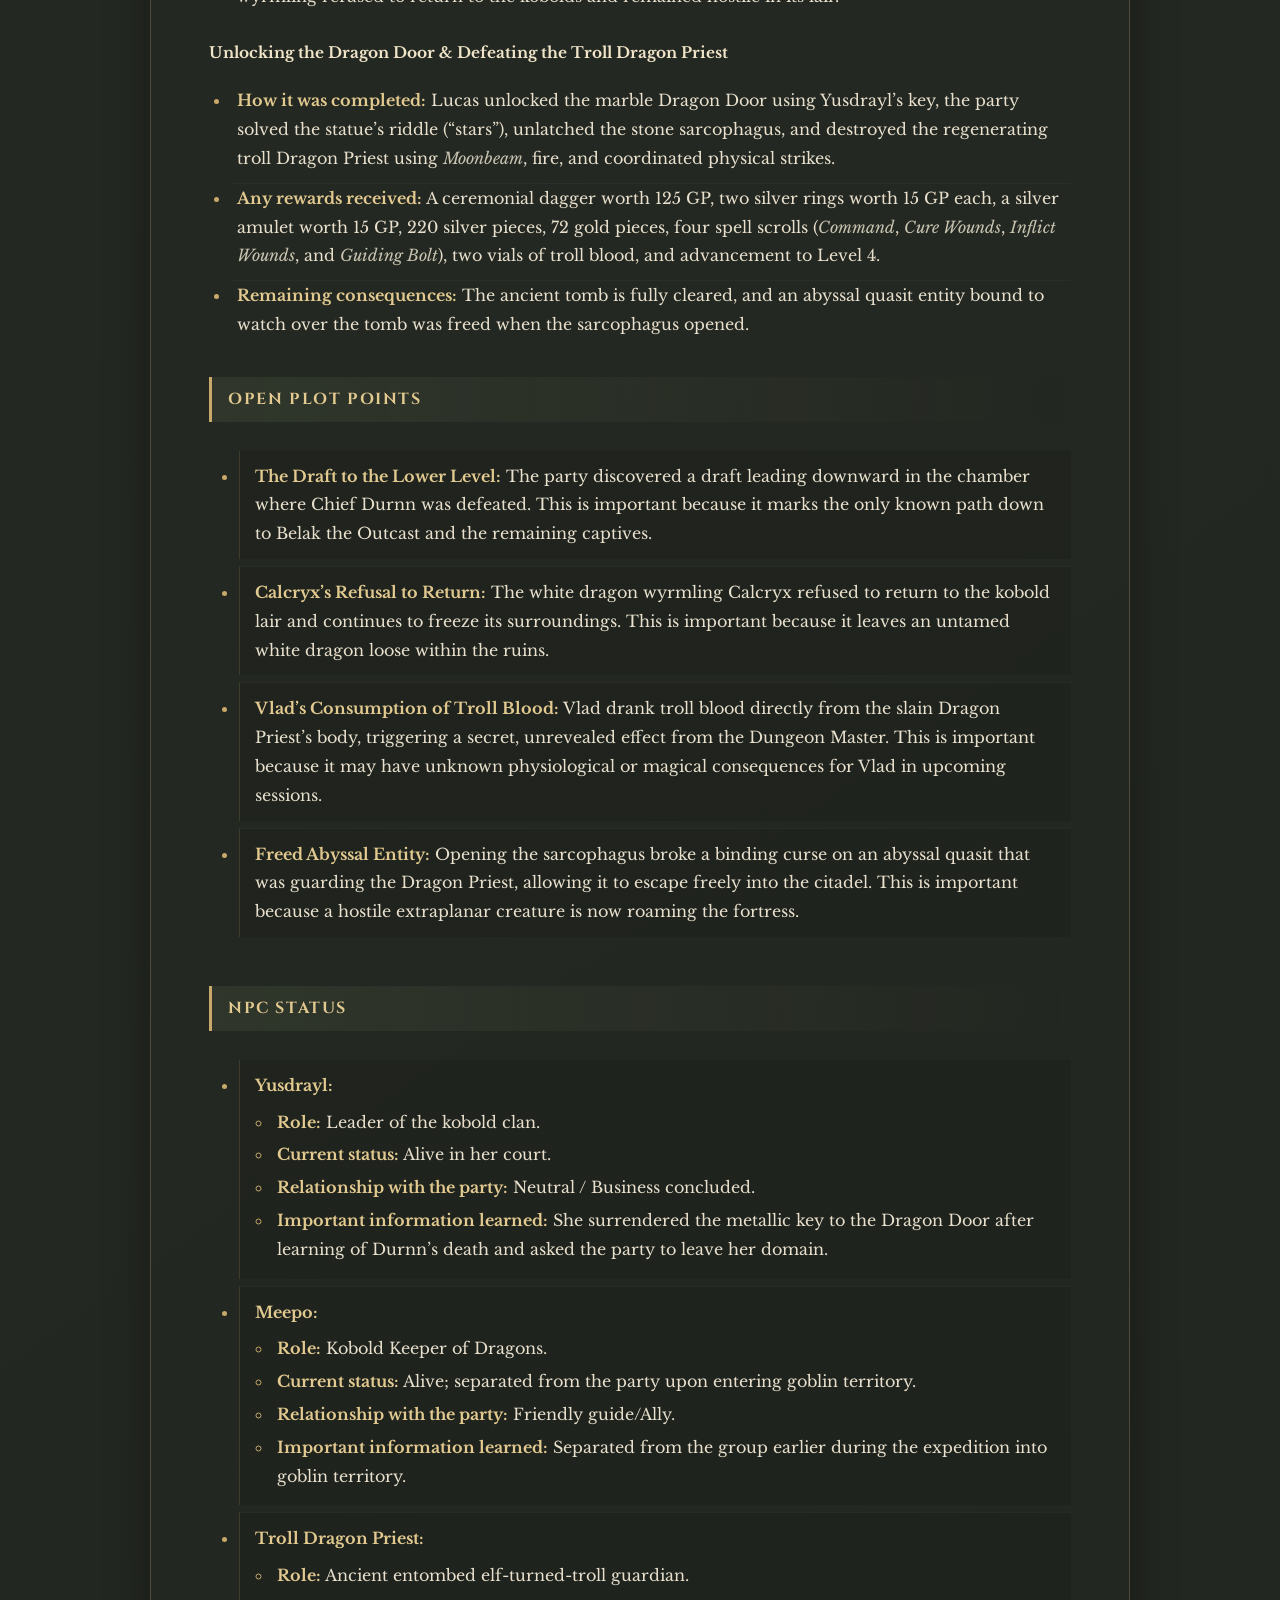
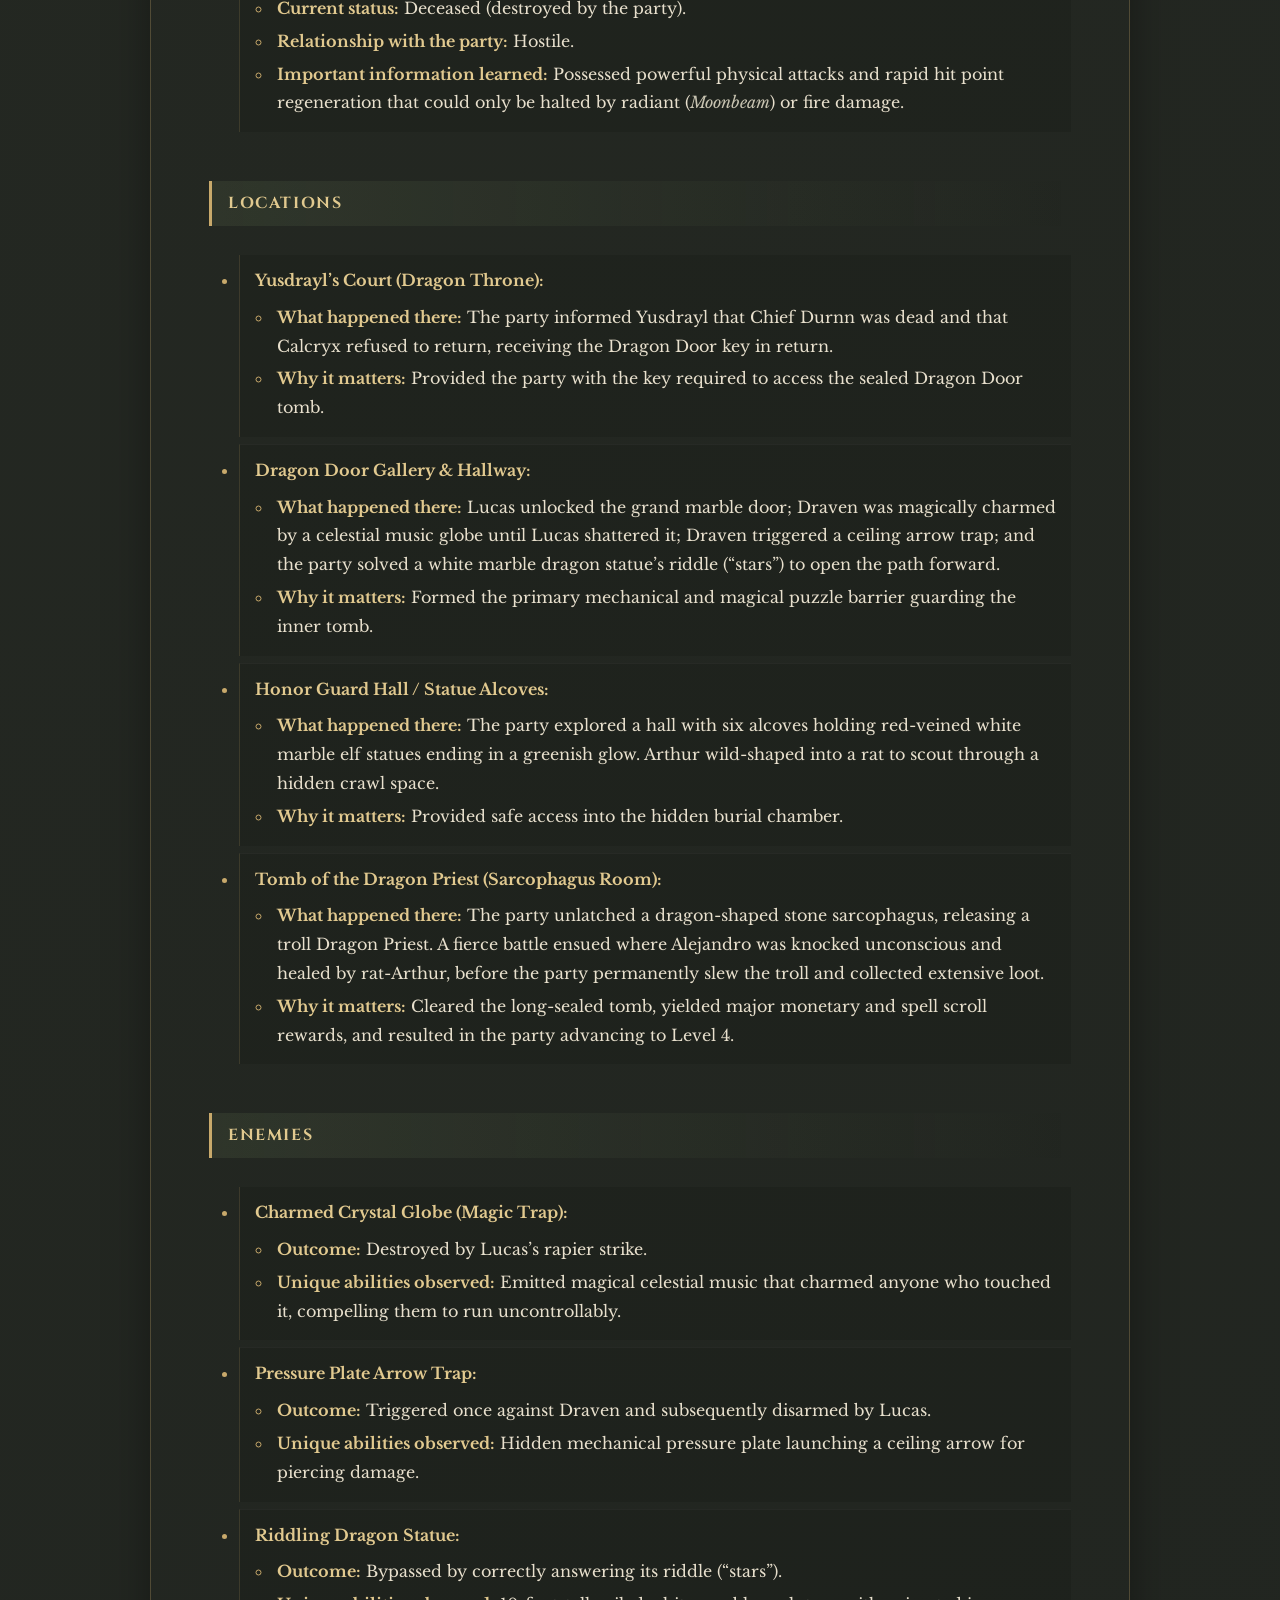
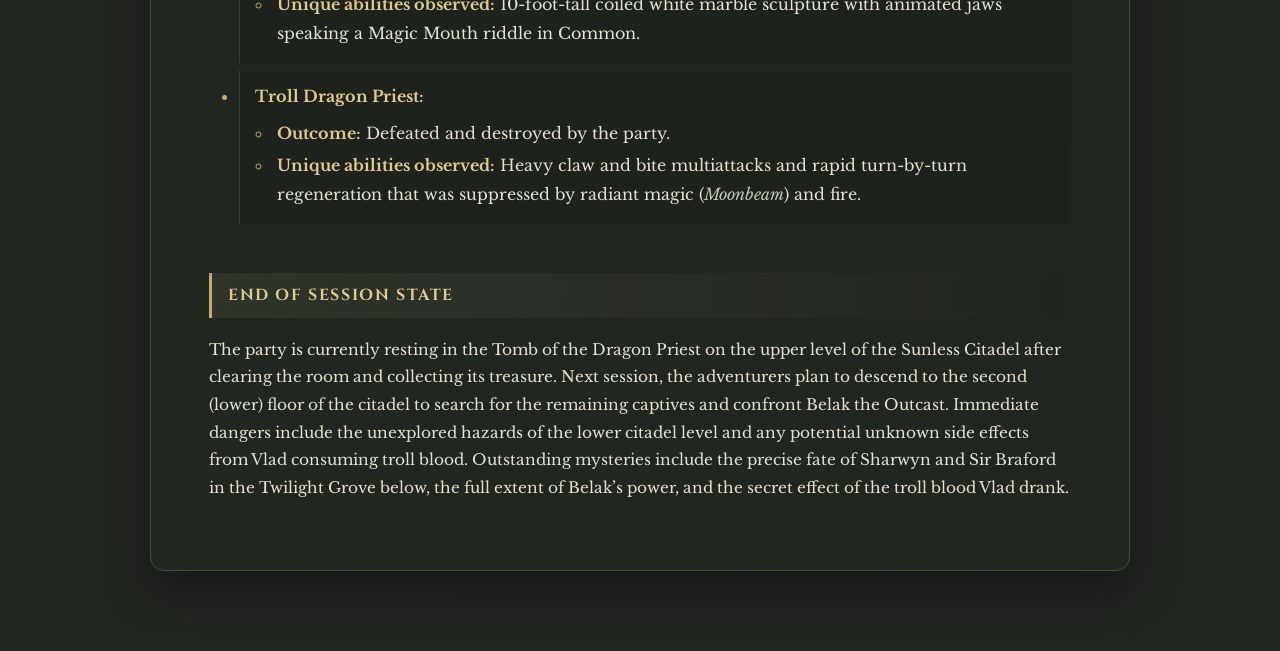
<file: campaigns/yawning-portal/session-007.html>
<!DOCTYPE html>
<html xmlns="http://www.w3.org/1999/xhtml">
<head>
  <meta charset="utf-8" />
  <meta name="generator" content="pandoc 3.10.2" />
  <meta name="viewport" content="width=device-width, initial-scale=1.0, user-scalable=yes" />
  <link rel="stylesheet" href="../../style.css">
  <title>Session 7</title>
</head>
<body>
<a class="back" href="index.html">← Back to Sessions</a>
<h2 id="summary"><strong>SUMMARY</strong></h2>
<p>The session began with the party returning to Yusdrayl, the kobold
leader, following their victorious battle against the goblin chief
Durnn. They reported that while the goblin chief was dead, the white
dragon wyrmling Calcryx refused to return to the kobolds, preferring its
new lair and freezing everything in sight. Satisfied that the
adventurers had fulfilled their end of the bargain regarding the
goblins, Yusdrayl handed over the metallic key to the Dragon Door—which
hung above her throne—and bade them farewell. The party debated whether
to descend immediately to the lower floor or backtrack to the unopened
Dragon Door from earlier sessions. They chose to return to the Dragon
Door and resolve its mystery once and for all.</p>
<p>Arriving at the grand marble barrier, Lucas inserted Yusdrayl’s key.
The mechanical lock turned with a click, and the heavy door swung open,
releasing a puff of ancient dust from a gallery that had been sealed for
ages. As they stepped inside, a soft, haunting celestial music began
echoing from cracked crystal globes resting on stone pedestals. Draven
approached one of the globes and touched it, failing a Wisdom saving
throw and becoming magically charmed. Compelled by the orb, Draven
grabbed it and began running aimlessly around the room. Seeing his
companion entranced, Lucas took careful aim with his rapier and struck
the crystal orb in Draven’s hands, shattering it to pieces. The
destruction of the orb immediately broke the charm, bringing Draven back
to his senses.</p>
<p>Pushing forward into a dark connecting corridor, Draven stepped on a
hidden pressure plate, triggering an arrow trap from the ceiling that
struck his arm for 5 piercing damage. Lucas quickly investigated the
corridor and successfully disarmed the trap mechanism with his thieves’
tools. Moving into the next chamber, the adventurers found themselves
facing a 10-foot-tall sculpture of a coiled dragon carved from
red-veined white marble. The dragon statue suddenly uncoiled, unfurled
its wings, and spoke a riddle in Common: <em>“We come at night without
being fetched. We disappear by day without being stolen. What are
we?”</em> The party correctly answered “stars,” prompting the statue to
step aside and unlock the door beyond.</p>
<p>Beyond the riddle door lay a hall with six alcoves containing
red-veined white marble elf statues, ending in an archway with a
greenish glow. Lucas carefully inspected the room and spotted a
concealed secret door set into the wall. Arthur cast <em>Guidance</em>
on himself and wild-shaped into a rat to scout through a tight
crawlspace behind the secret door. Navigating the passage, rat-Arthur
discovered a chamber featuring a deep pit with wooden stakes and a
dragon-shaped stone sarcophagus illuminated by a eerie green flame.</p>
<p>The rest of the party followed Arthur into the sarcophagus room.
Finding six heavy iron latches fastening the lid, Vlad applied his
immense physical strength, snapping all six latches one by one over
multiple attempts. Together, the entire group joined forces to lift the
heavy stone lid, revealing an ancient troll dressed in rotted finery and
fine jewels—the citadel’s legendary Dragon Priest (a CR 6
encounter).</p>
<p>Combat erupted immediately. Lucas opened with ranged sneak attacks,
while Arthur (remaining in rat form) maintained <em>Moonbeam</em> and
launched <em>Starry Wisp</em> radiant bolts. Vlad landed a massive
strike infused with a Paladin <em>Divine Smite</em>, dealing 31 damage
in a single turn. However, the troll struck back savagely with claws and
teeth, focusing its fury on Alejandro. The cleric took heavy damage and
collapsed to 0 hit points, falling into the pit and beginning his death
saving throws. Seeing Alejandro near death, Arthur scampered down into
the pit in rat form and cast <em>Cure Wounds</em>, reviving him just in
time. Lucas then delivered a devastating critical hit (natural 20) with
his bow for 33 damage, putting an arrow straight through the troll’s
skull and knocking it to the ground.</p>
<p>To their shock, the troll’s severe wounds began closing as its flesh
regenerated, and it stood right back up on its feet. Recognizing that
trolls require fire or radiant energy to prevent regeneration, Arthur
shifted his <em>Moonbeam</em> directly onto the beast while Lucas and
Vlad used fire and coordinated strikes to finish it off permanently.</p>
<p>With the Dragon Priest vanquished, the adventurers thoroughly
searched the sarcophagus and room:</p>
<ul>
<li><strong>Vlad</strong> took a ceremonial dagger worth 125 GP.</li>
<li><strong>Lucas</strong> found two silver rings worth 15 GP each.</li>
<li><strong>Arthur</strong> claimed a silver amulet worth 15 GP.</li>
<li>A hidden compartment in the false bottom of the sarcophagus yielded
four spell scrolls: <em>Command</em>, <em>Cure Wounds</em>, <em>Inflict
Wounds</em>, and <em>Guiding Bolt</em>.</li>
<li>The group gathered 220 silver pieces and 72 gold pieces in loose
coins.</li>
<li><strong>Arthur</strong> harvested two vials of troll blood to
analyze during future downtime.</li>
</ul>
<p>Having fully cleared the upper level of the Sunless Citadel and
resolved the mystery of the Dragon Door, the Dungeon Master announced
that the party had officially advanced from <strong>Level 3 to Level
4</strong>!</p>
<h4 id="currency-and-gemstones">CURRENCY AND GEMSTONES</h4>
<ul>
<li><p><strong>72 Gold Pieces</strong> • <strong>Owner:</strong> Party
(Split 4 ways; 18 GP equivalent per person). • <strong>How it was
obtained:</strong> Discovered loose inside the bottom of the troll
dragonpriest’s sarcophagus.</p></li>
<li><p><strong>220 Silver Pieces</strong> • <strong>Owner:</strong> Party
(Split 4 ways; 55 SP each). • <strong>How it was obtained:</strong>
Discovered loose inside the bottom of the troll dragonpriest’s
sarcophagus.</p></li>
<li><p><strong>2 Silver Rings (worth 15 GP each)</strong> •
<strong>Owner:</strong> Lucas Aedansbane. • <strong>How it was
obtained:</strong> Looted from the troll dragonpriest’s remains inside
the sarcophagus.</p></li>
<li><p><strong>1 Silver Amulet (worth 15 GP)</strong> •
<strong>Owner:</strong> Arthur Blackthorn. • <strong>How it was
obtained:</strong> Looted from the troll dragonpriest’s remains inside
the sarcophagus.</p></li>
<li><p><strong>1 Ceremonial Dagger (worth 125 GP)</strong> •
<strong>Owner:</strong> Vlad Laurent. • <strong>How it was
obtained:</strong> Looted from the troll dragonpriest’s rotted finery
inside the sarcophagus.</p></li>
</ul>
<h4 id="magic-and-rare-items">MAGIC AND RARE ITEMS</h4>
<ul>
<li><p><strong>Key to the Dragon Door</strong> • <strong>Current
owner:</strong> Party (Used by Lucas Aedansbane). • <strong>How it
was obtained:</strong> Presented by Yusdrayl, the kobold leader, as a
reward for slaying the goblin chief Durnn. • <strong>Whether its
purpose is known:</strong> Known; unlocks the ancient, sealed marble
Dragon Door on the upper level of the citadel.</p></li>
<li><p><strong>Crystal Globe / Orb</strong> • <strong>Current
owner:</strong> None (Destroyed). • <strong>How it was
obtained:</strong> Discovered on a stone pedestal inside the Dragon Door
gallery. • <strong>Whether its purpose is known:</strong> Purpose
known; emitted magical celestial music and charmed Draven Shadowveil
upon contact until Lucas Aedansbane shattered it with his rapier.</p></li>
</ul>
<h4 id="consumables">CONSUMABLES</h4>
<ul>
<li><p><strong>Spell Scroll of</strong> <strong>Command</strong> •
<strong>Quantity:</strong> 1. • <strong>Owner:</strong> Party /
Lucas Aedansbane. • <strong>Status:</strong> Gained (Found in a
hidden false bottom inside the sarcophagus).</p></li>
<li><p><strong>Spell Scroll of</strong> <strong>Cure Wounds</strong> •
<strong>Quantity:</strong> 1. • <strong>Owner:</strong> Party /
Lucas Aedansbane. • <strong>Status:</strong> Gained (Found in a
hidden false bottom inside the sarcophagus).</p></li>
<li><p><strong>Spell Scroll of</strong> <strong>Inflict Wounds</strong> •
<strong>Quantity:</strong> 1. • <strong>Owner:</strong> Party /
Lucas Aedansbane. • <strong>Status:</strong> Gained (Found in a
hidden false bottom inside the sarcophagus).</p></li>
<li><p><strong>Spell Scroll of</strong> <strong>Guiding Bolt</strong> •
<strong>Quantity:</strong> 1. • <strong>Owner:</strong> Party / Lucas
Aedansbane. • <strong>Status:</strong> Gained (Found in a hidden
false bottom inside the sarcophagus).</p></li>
<li><p><strong>Vials of Troll Blood</strong> • <strong>Quantity:</strong>
2 vials. • <strong>Owner:</strong> Vlad Laurent. •
<strong>Status:</strong> Gained / Harvested (Collected from the defeated
troll dragonpriest’s corpse for downtime research). An additional
sample was consumed directly from the body by Vlad to test its
effects.</p></li>
<li><p><strong>Healing Potion</strong> • <strong>Quantity:</strong> 1.
• <strong>Owner:</strong> Draven Shadowveil. •
<strong>Status:</strong> Consumed (Drank by Draven after taking 5
piercing damage from a wall arrow trap).</p></li>
<li><p><strong>Ball Bearings</strong> • <strong>Quantity:</strong> 30 to
40 (from a bag of 1,000). • <strong>Owner:</strong> Lucas
Aedansbane. • <strong>Status:</strong> Consumed / Used
(Scattered across the floor of the gallery to test for hidden
traps).</p></li>
<li><p><strong>Flaming Arrow</strong> • <strong>Quantity:</strong> 1.
• <strong>Owner:</strong> Lucas Aedansbane. •
<strong>Status:</strong> Consumed / Used (Lucas coated an arrow in oil,
ignited it with a torch, and shot it at the troll).</p></li>
</ul>
<h4 id="equipment">EQUIPMENT</h4>
<ul>
<li><p><strong>Dagger</strong> • <strong>Status:</strong> Changed (Lucas
pulled a dagger from his cloak and handed it to Draven during a
discussion on black markets).</p></li>
<li><p><strong>Rapier</strong> • <strong>Status:</strong> Changed (Lucas
used his rapier to strike and break the charmed crystal orb held by
Draven).</p></li>
<li><p><strong>Thieves’ Tools</strong> • <strong>Status:</strong> Used
(Lucas used his tools to successfully disarm a pressure plate arrow trap
in the corridor).</p></li>
</ul>
<h4 id="inventory-changes">INVENTORY CHANGES</h4>
<ul>
<li><strong>Lucas</strong> received the metallic <strong>Key to the
Dragon Door</strong> from Yusdrayl.</li>
<li><strong>Lucas</strong> used the
<strong>Key to the Dragon Door</strong> to unlock the ancient marble
door.</li>
<li><strong>Lucas</strong> spent <strong>30 to 40 ball
bearings</strong> throwing them across the room to check for hidden
traps.</li>
<li><strong>Draven</strong> picked up a <strong>crystal
globe</strong>, which magically charmed him and compelled him to run.</li>
<li><strong>Lucas</strong> used his <strong>rapier</strong> to shatter the
<strong>crystal globe</strong>, destroying it and breaking the charm on
Draven.</li>
<li><strong>Draven</strong> consumed <strong>one healing
potion</strong> to recover from an arrow trap wound.</li>
<li><strong>Lucas</strong> disarmed a pressure plate arrow trap using his
thieves’ tools.</li>
<li><strong>Vlad</strong> destroyed <strong>six metal
latches</strong> on the dragon-shaped sarcophagus using brute
strength.</li>
<li><strong>Lucas</strong> consumed <strong>one
arrow</strong> and a small amount of <strong>oil</strong> to fire a
flaming arrow at the troll.</li>
<li><strong>Vlad</strong> drank a small
sample of <strong>troll blood</strong> directly from the slain troll’s
body.</li>
<li><strong>Vlad</strong> gained <strong>one ceremonial
dagger</strong> (worth 125 GP) from the sarcophagus.</li>
<li><strong>Lucas</strong> gained <strong>two silver rings</strong> (worth
15 GP each) from the sarcophagus.</li>
<li><strong>Arthur</strong> gained
<strong>one silver amulet</strong> (worth 15 GP) from the
sarcophagus.</li>
<li><strong>Lucas</strong> discovered a false bottom in
the sarcophagus containing <strong>four spell scrolls</strong>
(<em>Command</em>, <em>Cure Wounds</em>, <em>Inflict Wounds</em>,
<em>Guiding Bolt</em>).</li>
<li><strong>The party</strong> recovered and
split <strong>72 Gold Pieces</strong> and <strong>220 Silver
Pieces</strong> found in the sarcophagus.</li>
<li><strong>Arthur</strong>
harvested <strong>two vials of troll blood</strong> from the defeated
troll.</li>
</ul>
<h4 id="current-primary-objective">CURRENT PRIMARY OBJECTIVE</h4>
<p>After fully clearing the upper level of the Sunless Citadel and
securing the treasures of the Dragon Door tomb, the party’s primary
objective is to descend to the second (lower) floor of the fortress.
There, they plan to locate the remaining missing adventurers and
confront Belak the Outcast.</p>
<h4 id="active-quests">ACTIVE QUESTS</h4>
<p><strong>Rescue Mission (Finding the Missing Adventurers)</strong></p>
<ul>
<li><strong>Objective:</strong> Locate and rescue the remaining missing
members of the Hucrele party (Sharwyn Hucrele and Sir Braford).</li>
<li><strong>Who gave the quest:</strong> Kerowyn Hucrele.</li>
<li><strong>Current progress:</strong> The party recovered a signet ring
and splint armor from the defeated hobgoblin chief Durnn and confirmed
that a draft leads down to the lower level where the captives were
taken.</li>
<li><strong>Known reward:</strong> Salvage rights and a financial reward
for returning the missing individuals or their signet rings.</li>
</ul>
<p><strong>Stopping Belak the Outcast / Investigating the
Blight</strong></p>
<ul>
<li><strong>Objective:</strong> Investigate the source of the unnatural
fruit and confront Belak the Outcast on the lower level.</li>
<li><strong>Who gave the quest:</strong> Arthur’s druidic circle and
Alejandro’s ministry.</li>
<li><strong>Current progress:</strong> Having eliminated Chief Durnn and
cleared the Dragon Door tomb, the party is now prepared to descend to
the lower level.</li>
<li><strong>Known reward:</strong> Not specified in gold.</li>
</ul>
<h4 id="completed-quests">COMPLETED QUESTS</h4>
<p><strong>Subduing the Goblin Threat / Slaying Chief Durnn</strong></p>
<ul>
<li><strong>How it was completed:</strong> The party defeated the
hobgoblin chief Durnn and reported his death to Yusdrayl, fulfilling
their agreement with the kobolds.</li>
<li><strong>Any rewards received:</strong> Yusdrayl handed over the
metallic key to the Dragon Door that hung above her throne.</li>
<li><strong>Remaining consequences:</strong> Yusdrayl declared their
business finished, though Calcryx the white wyrmling refused to return
to the kobolds and remained hostile in its lair.</li>
</ul>
<p><strong>Unlocking the Dragon Door &amp; Defeating the Troll Dragon
Priest</strong></p>
<ul>
<li><strong>How it was completed:</strong> Lucas unlocked the marble
Dragon Door using Yusdrayl’s key, the party solved the statue’s
riddle (“stars”), unlatched the stone sarcophagus, and destroyed
the regenerating troll Dragon Priest using <em>Moonbeam</em>, fire, and
coordinated physical strikes.</li>
<li><strong>Any rewards received:</strong> A ceremonial dagger worth 125
GP, two silver rings worth 15 GP each, a silver amulet worth 15 GP, 220
silver pieces, 72 gold pieces, four spell scrolls (<em>Command</em>,
<em>Cure Wounds</em>, <em>Inflict Wounds</em>, and <em>Guiding
Bolt</em>), two vials of troll blood, and advancement to Level
4.</li>
<li><strong>Remaining consequences:</strong> The ancient tomb is fully
cleared, and an abyssal quasit entity bound to watch over the tomb was
freed when the sarcophagus opened.</li>
</ul>
<h4 id="open-plot-points">OPEN PLOT POINTS</h4>
<ul>
<li><strong>The Draft to the Lower Level:</strong> The party discovered
a draft leading downward in the chamber where Chief Durnn was
defeated. This is important because it marks the only known path down
to Belak the Outcast and the remaining captives.</li>
<li><strong>Calcryx’s Refusal to Return:</strong> The white dragon
wyrmling Calcryx refused to return to the kobold lair and continues to
freeze its surroundings. This is important because it leaves an
untamed white dragon loose within the ruins.</li>
<li><strong>Vlad’s Consumption of Troll Blood:</strong> Vlad drank troll
blood directly from the slain Dragon Priest’s body, triggering a secret,
unrevealed effect from the Dungeon Master. This is important because
it may have unknown physiological or magical consequences for Vlad in
upcoming sessions.</li>
<li><strong>Freed Abyssal Entity:</strong> Opening the sarcophagus broke
a binding curse on an abyssal quasit that was guarding the Dragon
Priest, allowing it to escape freely into the citadel. This is
important because a hostile extraplanar creature is now roaming the
fortress.</li>
</ul>
<h4 id="npc-status">NPC STATUS</h4>
<ul>
<li><strong>Yusdrayl:</strong>
<ul>
<li><strong>Role:</strong> Leader of the kobold clan.</li>
<li><strong>Current status:</strong> Alive in her court.</li>
<li><strong>Relationship with the party:</strong> Neutral / Business
concluded.</li>
<li><strong>Important information learned:</strong> She surrendered the
metallic key to the Dragon Door after learning of Durnn’s death and
asked the party to leave her domain.</li>
</ul></li>
<li><strong>Meepo:</strong>
<ul>
<li><strong>Role:</strong> Kobold Keeper of Dragons.</li>
<li><strong>Current status:</strong> Alive; separated from the party
upon entering goblin territory.</li>
<li><strong>Relationship with the party:</strong> Friendly
guide/Ally.</li>
<li><strong>Important information learned:</strong> Separated from the
group earlier during the expedition into goblin territory.</li>
</ul></li>
<li><strong>Troll Dragon Priest:</strong>
<ul>
<li><strong>Role:</strong> Ancient entombed elf-turned-troll
guardian.</li>
<li><strong>Current status:</strong> Deceased (destroyed by the
party).</li>
<li><strong>Relationship with the party:</strong> Hostile.</li>
<li><strong>Important information learned:</strong> Possessed powerful
physical attacks and rapid hit point regeneration that could only be
halted by radiant (<em>Moonbeam</em>) or fire damage.</li>
</ul></li>
</ul>
<h4 id="locations">LOCATIONS</h4>
<ul>
<li><strong>Yusdrayl’s Court (Dragon Throne):</strong>
<ul>
<li><strong>What happened there:</strong> The party informed Yusdrayl
that Chief Durnn was dead and that Calcryx refused to return, receiving
the Dragon Door key in return.</li>
<li><strong>Why it matters:</strong> Provided the party with the key
required to access the sealed Dragon Door tomb.</li>
</ul></li>
<li><strong>Dragon Door Gallery &amp; Hallway:</strong>
<ul>
<li><strong>What happened there:</strong> Lucas unlocked the grand
marble door; Draven was magically charmed by a celestial music globe
until Lucas shattered it; Draven triggered a ceiling arrow
trap; and the party solved a white marble dragon statue’s riddle
(“stars”) to open the path forward.</li>
<li><strong>Why it matters:</strong> Formed the primary mechanical and
magical puzzle barrier guarding the inner tomb.</li>
</ul></li>
<li><strong>Honor Guard Hall / Statue Alcoves:</strong>
<ul>
<li><strong>What happened there:</strong> The party explored a hall with
six alcoves holding red-veined white marble elf statues ending in a
greenish glow. Arthur wild-shaped into a rat to scout through a
hidden crawl space.</li>
<li><strong>Why it matters:</strong> Provided safe access into the
hidden burial chamber.</li>
</ul></li>
<li><strong>Tomb of the Dragon Priest (Sarcophagus Room):</strong>
<ul>
<li><strong>What happened there:</strong> The party unlatched a
dragon-shaped stone sarcophagus, releasing a troll Dragon
Priest. A fierce battle ensued where Alejandro was knocked
unconscious and healed by rat-Arthur, before the party
permanently slew the troll and collected extensive loot.</li>
<li><strong>Why it matters:</strong> Cleared the long-sealed tomb,
yielded major monetary and spell scroll rewards, and resulted in the
party advancing to Level 4.</li>
</ul></li>
</ul>
<h4 id="enemies">ENEMIES</h4>
<ul>
<li><strong>Charmed Crystal Globe (Magic Trap):</strong>
<ul>
<li><strong>Outcome:</strong> Destroyed by Lucas’s rapier
strike.</li>
<li><strong>Unique abilities observed:</strong> Emitted magical
celestial music that charmed anyone who touched it, compelling them to
run uncontrollably.</li>
</ul></li>
<li><strong>Pressure Plate Arrow Trap:</strong>
<ul>
<li><strong>Outcome:</strong> Triggered once against Draven and
subsequently disarmed by Lucas.</li>
<li><strong>Unique abilities observed:</strong> Hidden mechanical
pressure plate launching a ceiling arrow for piercing
damage.</li>
</ul></li>
<li><strong>Riddling Dragon Statue:</strong>
<ul>
<li><strong>Outcome:</strong> Bypassed by correctly answering its riddle
(“stars”).</li>
<li><strong>Unique abilities observed:</strong> 10-foot-tall coiled
white marble sculpture with animated jaws speaking a Magic Mouth riddle
in Common.</li>
</ul></li>
<li><strong>Troll Dragon Priest:</strong>
<ul>
<li><strong>Outcome:</strong> Defeated and destroyed by the
party.</li>
<li><strong>Unique abilities observed:</strong> Heavy claw and bite
multiattacks and rapid turn-by-turn regeneration that was suppressed
by radiant magic (<em>Moonbeam</em>) and fire.</li>
</ul></li>
</ul>
<h4 id="end-of-session-state">END OF SESSION STATE</h4>
<p>The party is currently resting in the Tomb of the Dragon Priest on
the upper level of the Sunless Citadel after clearing the room and
collecting its treasure. Next session, the adventurers plan to
descend to the second (lower) floor of the citadel to search for the
remaining captives and confront Belak the Outcast. Immediate dangers
include the unexplored hazards of the lower citadel level and any
potential unknown side effects from Vlad consuming troll blood.
Outstanding mysteries include the precise fate of Sharwyn and Sir
Braford in the Twilight Grove below, the full extent of Belak’s power,
and the secret effect of the troll blood Vlad drank.</p>
</body>
</html>
</file>
<file: style.css>
/* =========================================================
   D&D Campaign Journal
   Shared stylesheet for all session pages
   ========================================================= */

@import url('https://fonts.googleapis.com/css2?family=Cinzel:wght@500;600;700&family=Libre+Baskerville:wght@400;700&display=swap');

:root {
    --bg: #151814;
    --bg-light: #1d211c;
    --panel: #242820;
    --panel-soft: #2a2e25;
    --text: #e8e0cd;
    --muted: #aaa58f;
    --gold: #c8a96b;
    --gold-light: #e1c98f;
    --green: #71845d;
    --green-dark: #3d4935;
    --red: #8c5148;
    --border: rgba(200, 169, 107, 0.28);
    --shadow: 0 18px 45px rgba(0, 0, 0, 0.35);
}

* {
    box-sizing: border-box;
}

html {
    scroll-behavior: smooth;
}

body {
    margin: 0;
    min-height: 100vh;
    color: var(--text);
    background:
        radial-gradient(circle at 15% 10%, rgba(113, 132, 93, 0.10), transparent 30%),
        radial-gradient(circle at 85% 80%, rgba(200, 169, 107, 0.07), transparent 30%),
        var(--bg);
    font-family: "Libre Baskerville", Georgia, serif;
    line-height: 1.8;
    padding: 48px 20px 80px;
}

/* Subtle old-paper/noise effect without requiring an image */
body::before {
    content: "";
    position: fixed;
    inset: 0;
    pointer-events: none;
    opacity: 0.025;
    background-image:
        repeating-linear-gradient(
            0deg,
            rgba(255,255,255,.5) 0,
            rgba(255,255,255,.5) 1px,
            transparent 1px,
            transparent 4px
        );
    z-index: -1;
}


/* Pandoc-generated Session 4 pages do not use the .summary wrapper.
   Apply the journal card directly to the page in that case. */
body:not(:has(.summary)) {
    width: min(980px, calc(100% - 40px));
    margin: 48px auto 80px;
    padding: 48px clamp(28px, 5vw, 58px);
    background: linear-gradient(145deg, rgba(36, 40, 32, 0.98), rgba(29, 33, 28, 0.98));
    border: 1px solid var(--border);
    border-radius: 14px;
    box-shadow: var(--shadow);
}

body:not(:has(.summary)) > .back,
body:not(:has(.summary)) > h1,
body:not(:has(.summary)) > h2,
body:not(:has(.summary)) > h3,
body:not(:has(.summary)) > h4,
body:not(:has(.summary)) > p,
body:not(:has(.summary)) > ul,
body:not(:has(.summary)) > ol {
    width: 100%;
}

/* Works with the .summary wrapper used by Sessions 1-3,
   and also with the direct body content used by Session 4. */
.summary,
body > .back,
body > h1,
body > h2,
body > h3,
body > h4,
body > p,
body > ul,
body > ol {
    width: min(900px, 100%);
    margin-left: auto;
    margin-right: auto;
}

.summary {
    background: linear-gradient(145deg, rgba(36, 40, 32, 0.98), rgba(29, 33, 28, 0.98));
    border: 1px solid var(--border);
    border-radius: 14px;
    padding: clamp(28px, 5vw, 58px);
    box-shadow: var(--shadow);
    position: relative;
}

/* Decorative corners */
.summary::before,
.summary::after {
    content: "✦";
    position: absolute;
    color: var(--gold);
    font-size: 18px;
    opacity: 0.65;
}

.summary::before {
    top: 18px;
    left: 22px;
}

.summary::after {
    bottom: 18px;
    right: 22px;
}

/* Session 4 has no .summary wrapper, so give its content
   the same visual treatment through body-level selectors. */
body > h2:first-of-type {
    margin-top: 10px;
}

body > h2:first-of-type,
body > h2:first-of-type ~ p,
body > h2:first-of-type ~ h4,
body > h2:first-of-type ~ ul {
    /* kept deliberately simple so the stylesheet remains
       compatible with Pandoc-generated HTML */
}

a {
    color: var(--gold-light);
}

a:hover {
    color: white;
}

/* Back button */

.back {
    display: inline-flex;
    align-items: center;
    gap: 8px;
    width: fit-content;
    margin-bottom: 28px;
    padding: 8px 14px;
    border: 1px solid var(--border);
    border-radius: 999px;
    color: var(--gold-light);
    background: rgba(0, 0, 0, 0.18);
    font-family: "Cinzel", Georgia, serif;
    font-size: 0.82rem;
    letter-spacing: 0.04em;
    text-decoration: none;
    transition: 0.2s ease;
}

.back:hover {
    color: #fff;
    border-color: var(--gold);
    background: rgba(200, 169, 107, 0.12);
    transform: translateX(-3px);
}

/* Main title */

h1 {
    margin: 0 0 42px;
    color: var(--gold-light);
    font-family: "Cinzel", Georgia, serif;
    font-size: clamp(2rem, 5vw, 3.2rem);
    font-weight: 700;
    line-height: 1.2;
    letter-spacing: 0.035em;
    text-align: center;
    text-shadow: 0 2px 15px rgba(0,0,0,.45);
}

h1::after {
    content: "◆";
    display: block;
    margin: 18px auto 0;
    color: var(--gold);
    font-size: 0.7rem;
    letter-spacing: 0.4em;
}

/* Section headings */

h2,
h3,
h4 {
    font-family: "Cinzel", Georgia, serif;
    color: var(--gold-light);
    line-height: 1.3;
}

h2 {
    margin: 46px 0 22px;
    padding-bottom: 10px;
    border-bottom: 1px solid var(--border);
    font-size: 1.45rem;
    letter-spacing: 0.08em;
}

h2:first-of-type {
    margin-top: 0;
}

h3 {
    margin: 34px 0 14px;
    color: #c9c3ad;
    font-size: 1.05rem;
    letter-spacing: 0.06em;
}

h4 {
    margin: 38px 0 18px;
    padding: 12px 16px;
    color: var(--gold-light);
    background: linear-gradient(90deg, rgba(113,132,93,.16), transparent);
    border-left: 3px solid var(--gold);
    font-size: 1rem;
    letter-spacing: 0.1em;
}

/* Text */

p {
    margin: 0 0 20px;
    color: var(--text);
    font-size: 0.96rem;
}

strong {
    color: #f0e5c9;
    font-weight: 700;
}

em {
    color: #c8c4b1;
}

/* Lists */

ul,
ol {
    padding-left: 1.4rem;
    margin-top: 10px;
    margin-bottom: 28px;
}

li {
    margin: 10px 0;
    padding-left: 6px;
    color: var(--text);
}

li::marker {
    color: var(--gold);
}

li strong:first-child {
    color: var(--gold-light);
}

/* Give quest/item lists a slightly card-like appearance */
h2 + ul,
h3 + ul,
h4 + ul {
    padding: 4px 0 4px 30px;
}

h2 + ul > li,
h3 + ul > li,
h4 + ul > li {
    padding: 11px 15px;
    margin: 7px 0;
    border-left: 1px solid rgba(200, 169, 107, 0.18);
    background: rgba(0, 0, 0, 0.10);
}

/* Keep nested detail lists readable inside item cards. */
h2 + ul > li > ul,
h3 + ul > li > ul,
h4 + ul > li > ul {
    margin: 8px 0 0;
    padding-left: 1.1rem;
}

h2 + ul > li > ul li,
h3 + ul > li > ul li,
h4 + ul > li > ul li {
    padding: 0 0 0 4px;
    margin: 4px 0;
    border-left: 0;
    background: transparent;
}

/* Better separation for item/quest entries */
li + li {
    border-top: 1px solid rgba(255,255,255,0.035);
}

li li + li {
    border-top: 0;
}


/* Pandoc can produce paragraphs inside list items */
li p {
    margin: 0;
}

/* Campaign session list */

.session-list {
    width: min(900px, 100%);
    margin: 0 auto;
}

.session-list .back {
    margin-bottom: 30px;
}

.session-list h1 {
    margin-bottom: 34px;
}

.session {
    display: grid;
    grid-template-columns: 1fr auto;
    align-items: center;
    gap: 18px;
    margin: 16px 0;
    padding: 22px 24px;
    border: 1px solid rgba(200, 169, 107, 0.22);
    border-radius: 12px;
    background:
        linear-gradient(90deg, rgba(113, 132, 93, 0.12), transparent),
        rgba(0, 0, 0, 0.14);
    box-shadow: 0 10px 28px rgba(0, 0, 0, 0.22);
    transition: 0.2s ease;
}

.session:hover {
    border-color: var(--gold);
    background:
        linear-gradient(90deg, rgba(113, 132, 93, 0.18), transparent),
        rgba(200, 169, 107, 0.07);
    transform: translateY(-2px);
}

.session h2 {
    margin: 0;
    padding: 0;
    border-bottom: 0;
    font-size: 1.05rem;
}

.session p {
    margin: 6px 0 0;
    color: var(--muted);
}

.session a {
    display: inline-flex;
    align-items: center;
    justify-content: center;
    min-height: 40px;
    padding: 8px 15px;
    border: 1px solid var(--border);
    border-radius: 999px;
    color: var(--gold-light);
    background: rgba(0, 0, 0, 0.18);
    font-family: "Cinzel", Georgia, serif;
    font-size: 0.8rem;
    letter-spacing: 0.04em;
    text-decoration: none;
    white-space: nowrap;
    transition: 0.2s ease;
}

.session a:hover {
    color: #fff;
    border-color: var(--gold);
    background: rgba(200, 169, 107, 0.12);
}

/* Home page controls */

.container {
    width: min(720px, 100%);
    margin: 0 auto;
    text-align: center;
}

.container p {
    color: var(--muted);
    margin-bottom: 28px;
}

#campaignSelect,
#goButton {
    min-height: 46px;
    padding: 10px 18px;
    border: 1px solid var(--border);
    border-radius: 999px;
    color: var(--gold-light);
    background: rgba(0, 0, 0, 0.18);
    font-family: "Cinzel", Georgia, serif;
    font-size: 0.86rem;
    letter-spacing: 0.04em;
}

#campaignSelect {
    min-width: min(100%, 320px);
    margin-right: 10px;
    cursor: pointer;
}

#goButton {
    cursor: pointer;
    transition: 0.2s ease;
}

#goButton:hover,
#campaignSelect:hover,
#campaignSelect:focus {
    color: #01191b;
    border-color: var(--gold);
    background: rgba(200, 169, 107, 0.12);
}

#campaignSelect:focus,
#goButton:focus {
    outline: 2px solid rgba(225, 201, 143, 0.45);
    outline-offset: 3px;
}

/* Small screens */

@media (max-width: 640px) {
    #campaignSelect,
    #goButton {
        width: 100%;
        margin: 0 0 12px;
    }
    body {
        padding: 18px 10px 50px;
        line-height: 1.7;
    }

    .summary {
        padding: 25px 20px;
        border-radius: 10px;
    }

    body:not(:has(.summary)) {
        width: calc(100% - 20px);
        margin: 10px auto 30px;
        padding: 25px 20px;
        border-radius: 10px;
    }

    h1 {
        font-size: 2rem;
        margin-bottom: 34px;
    }

    h2 {
        font-size: 1.2rem;
        margin-top: 36px;
    }

    h3 {
        font-size: 0.98rem;
    }

    h4 {
        font-size: 0.88rem;
        padding: 10px 12px;
    }

    p,
    li {
        font-size: 0.9rem;
    }

    h2 + ul,
    h3 + ul,
    h4 + ul {
        padding-left: 18px;
    }
}

/* Respect reduced-motion preferences */
@media (prefers-reduced-motion: reduce) {
    html {
        scroll-behavior: auto;
    }

    .back {
        transition: none;
    }
}
</file>
